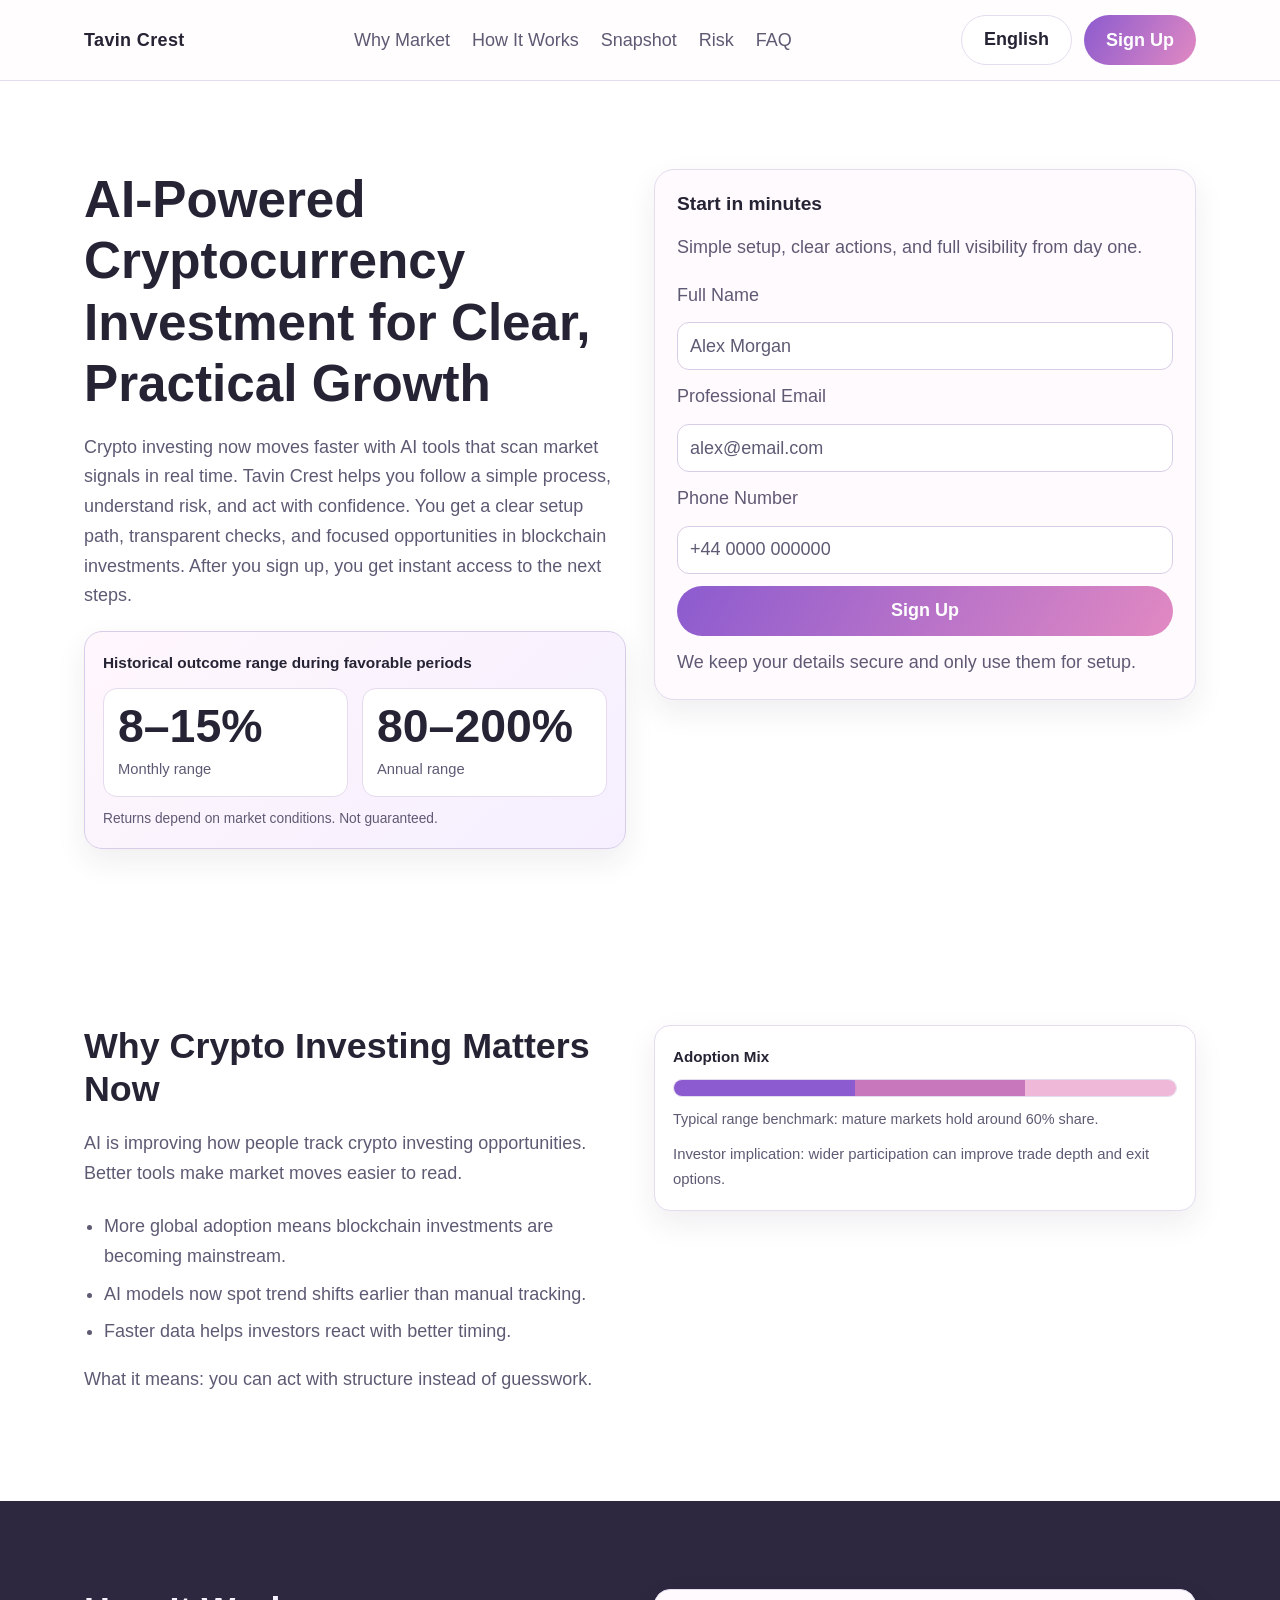
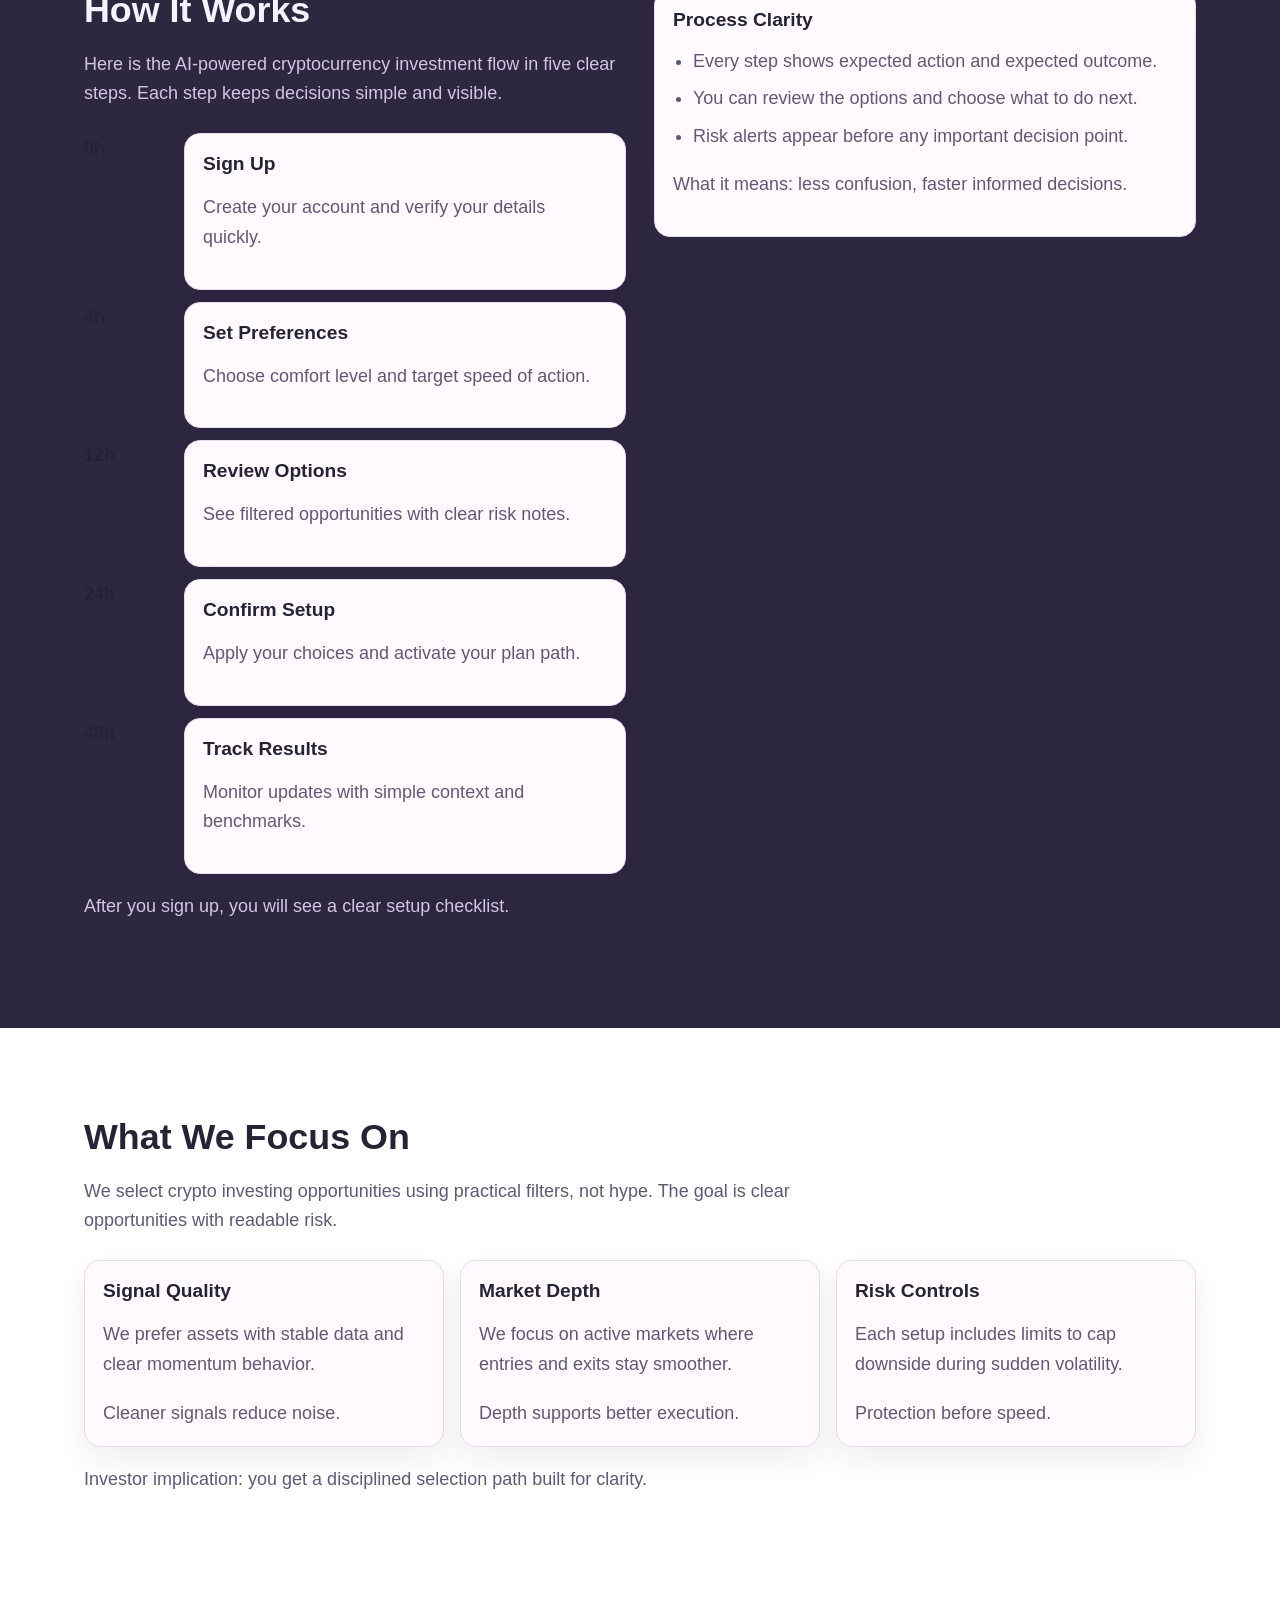
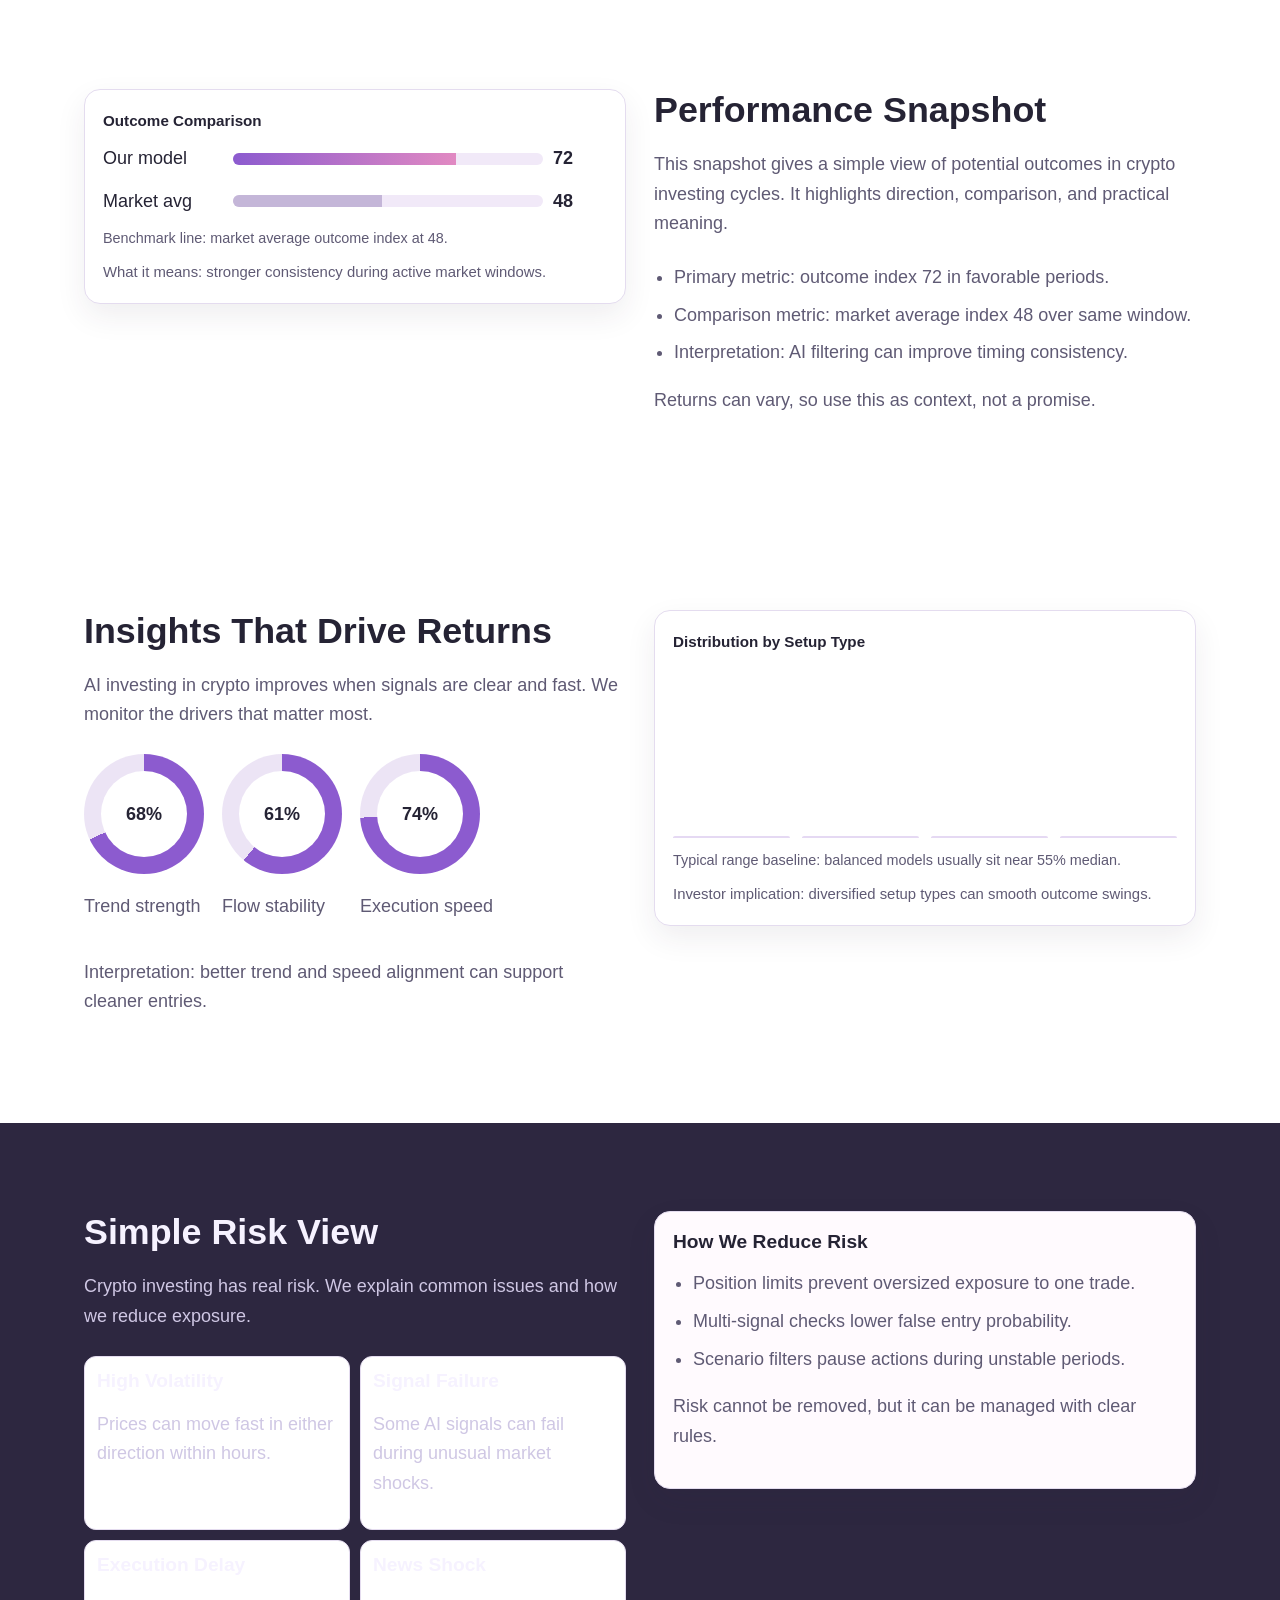
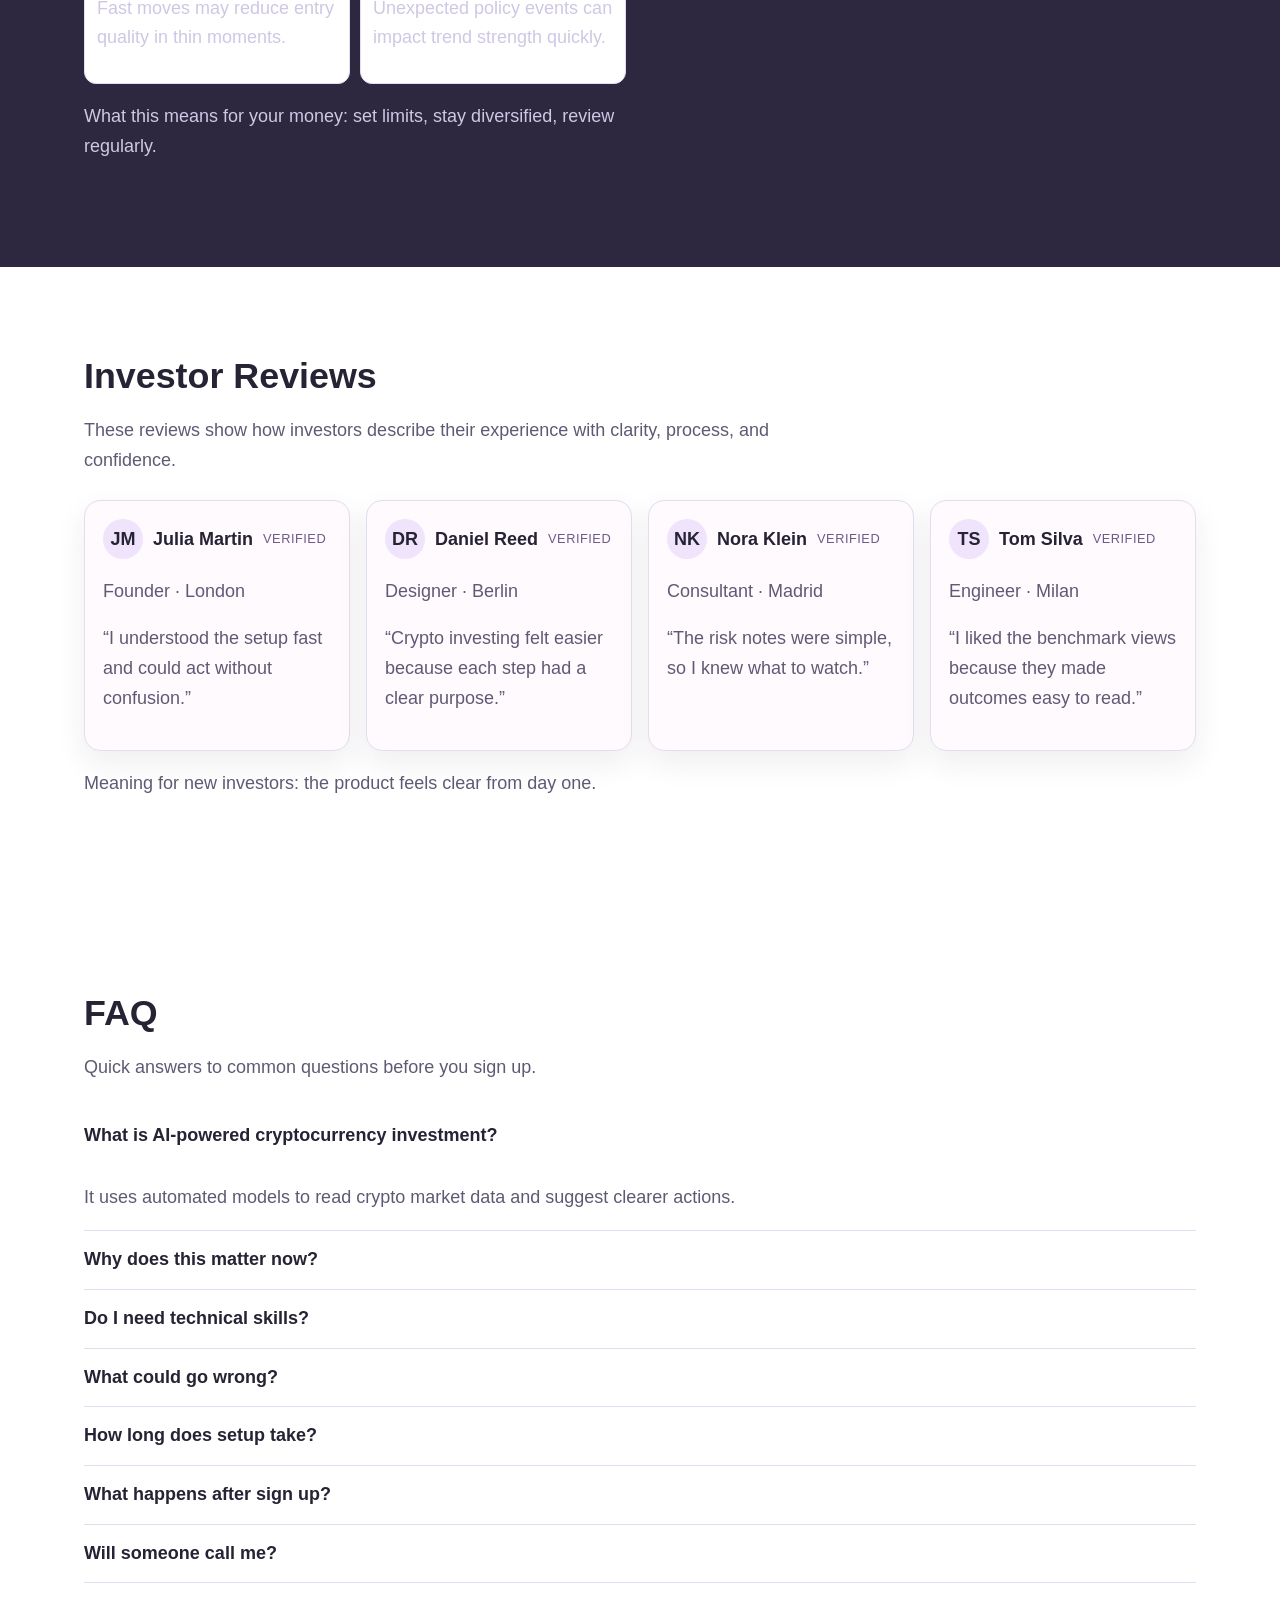
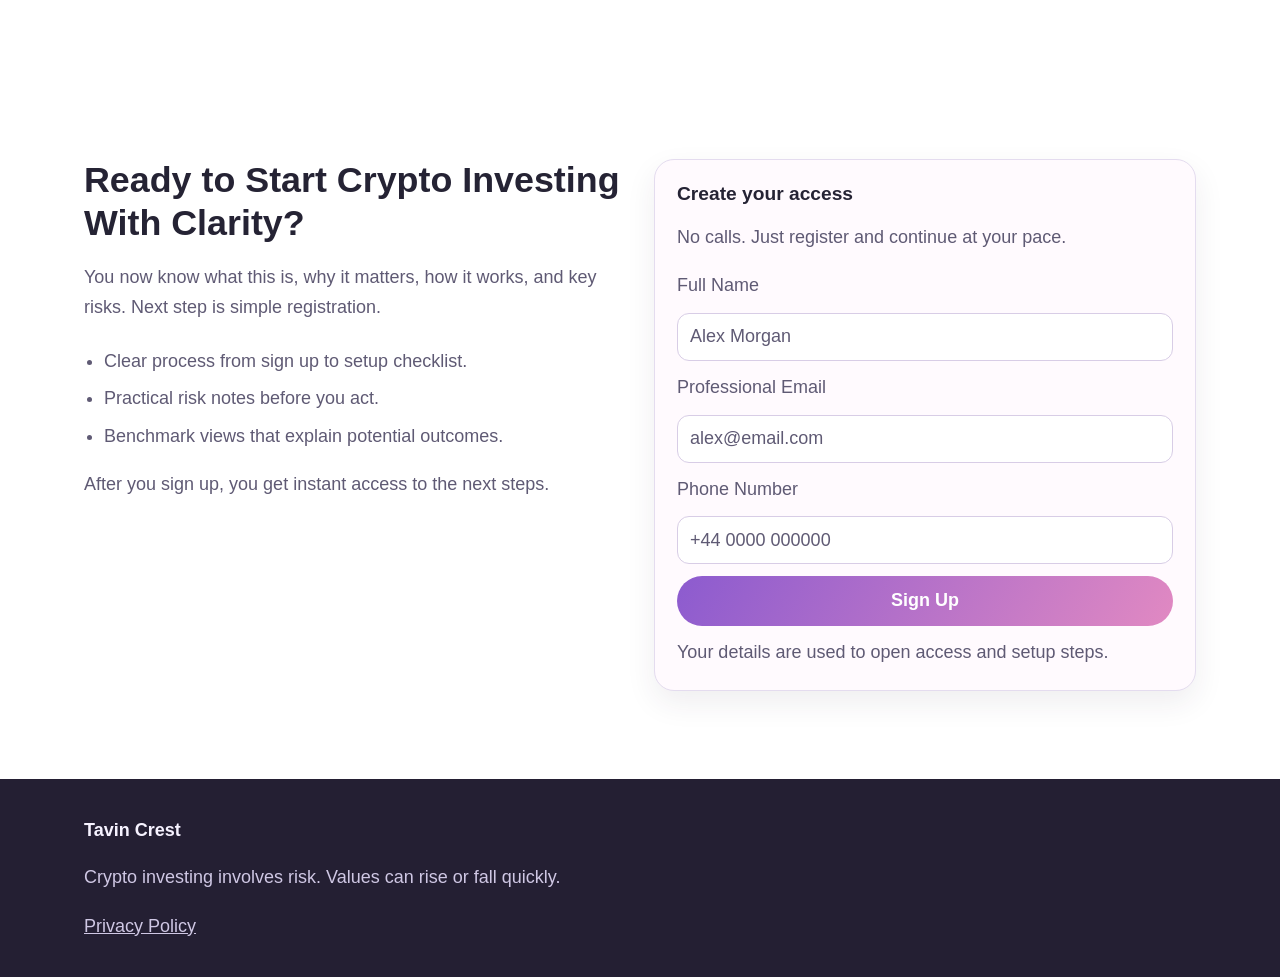
<file: index.html>
<!doctype html>
<html lang="en">
<head>
  <meta charset="UTF-8">
  <meta name="viewport" content="width=device-width, initial-scale=1.0">
  <title>Tavin Crest | AI-Powered Cryptocurrency Investment | English</title>
  <meta name="description" content="Tavin Crest gives investors a clear path into AI-powered cryptocurrency investment with simple steps and transparent risk notes. (English page)">
  <link rel="canonical" href="https://tavincrest.com/">
  <link rel="alternate" hreflang="en" href="https://tavincrest.com/">
<link rel="alternate" hreflang="de" href="https://tavincrest.com/de/">
<link rel="alternate" hreflang="fr" href="https://tavincrest.com/fr/">
<link rel="alternate" hreflang="es" href="https://tavincrest.com/es/">
<link rel="alternate" hreflang="it" href="https://tavincrest.com/it/">
<link rel="alternate" hreflang="tr" href="https://tavincrest.com/tr/">
<link rel="alternate" hreflang="pt" href="https://tavincrest.com/pt/">
<link rel="alternate" hreflang="ja" href="https://tavincrest.com/jp/">
<link rel="alternate" hreflang="sk" href="https://tavincrest.com/sk/">
<link rel="alternate" hreflang="nl-BE" href="https://tavincrest.com/be/">
<link rel="alternate" hreflang="x-default" href="https://tavincrest.com/">
  <meta property="og:title" content="Tavin Crest | AI-Powered Cryptocurrency Investment | English">
  <meta property="og:description" content="Tavin Crest gives investors a clear path into AI-powered cryptocurrency investment with simple steps and transparent risk notes. (English page)">
  <meta property="og:type" content="website">
  <meta property="og:url" content="https://tavincrest.com/">
  <meta property="twitter:card" content="summary_large_image">
  <meta property="twitter:title" content="Tavin Crest | AI-Powered Cryptocurrency Investment | English">
  <meta property="twitter:description" content="Tavin Crest gives investors a clear path into AI-powered cryptocurrency investment with simple steps and transparent risk notes. (English page)">
  <link rel="stylesheet" href="assets/style.css">
</head>
<body>
<header class="header">
  <div class="container nav-shell">
    <a class="brand" href="index.html">Tavin Crest</a>
    <nav class="nav-center" aria-label="Main navigation">
      <a href="#market">Why Market</a><a href="#model">How It Works</a><a href="#metrics">Snapshot</a><a href="#risk">Risk</a><a href="#faq">FAQ</a>
    </nav>
    <div class="header-right">
      <div class="lang">
        <button class="lang-btn" type="button" aria-haspopup="true">English</button>
        <div class="lang-menu"><a href="index.html"><img src="https://flagcdn.com/gb.svg" alt="English flag" loading="lazy">English</a>
<a href="de/index.html"><img src="https://flagcdn.com/de.svg" alt="Deutsch flag" loading="lazy">Deutsch</a>
<a href="fr/index.html"><img src="https://flagcdn.com/fr.svg" alt="Français flag" loading="lazy">Français</a>
<a href="es/index.html"><img src="https://flagcdn.com/es.svg" alt="Español flag" loading="lazy">Español</a>
<a href="it/index.html"><img src="https://flagcdn.com/it.svg" alt="Italiano flag" loading="lazy">Italiano</a>
<a href="tr/index.html"><img src="https://flagcdn.com/tr.svg" alt="Türkçe flag" loading="lazy">Türkçe</a>
<a href="pt/index.html"><img src="https://flagcdn.com/pt.svg" alt="Português flag" loading="lazy">Português</a>
<a href="jp/index.html"><img src="https://flagcdn.com/jp.svg" alt="日本語 flag" loading="lazy">日本語</a>
<a href="sk/index.html"><img src="https://flagcdn.com/sk.svg" alt="Slovak flag" loading="lazy">Slovak</a>
<a href="be/index.html"><img src="https://flagcdn.com/be.svg" alt="Nederlands (BE) flag" loading="lazy">Nederlands (BE)</a></div>
      </div>
      <a class="btn" href="#signup">Sign Up</a>
      <button class="burger" id="burgerOpen" aria-label="Open menu">☰</button>
    </div>
  </div>
</header>
<div class="modal-backdrop" id="drawerOverlay"></div>
<aside class="drawer" id="mobileDrawer" aria-label="Mobile menu">
  <div class="drawer-top"><strong>Menu</strong><button class="icon-btn" id="drawerClose" aria-label="Close menu">✕</button></div>
  <a href="#market">Why Market</a><a href="#model">How It Works</a><a href="#metrics">Snapshot</a><a href="#risk">Risk</a><a href="#faq">FAQ</a>
  <div class="lang" style="margin-top:16px;">
    <button class="lang-btn" type="button">English</button>
    <div class="lang-menu"><a href="index.html"><img src="https://flagcdn.com/gb.svg" alt="English flag" loading="lazy">English</a>
<a href="de/index.html"><img src="https://flagcdn.com/de.svg" alt="Deutsch flag" loading="lazy">Deutsch</a>
<a href="fr/index.html"><img src="https://flagcdn.com/fr.svg" alt="Français flag" loading="lazy">Français</a>
<a href="es/index.html"><img src="https://flagcdn.com/es.svg" alt="Español flag" loading="lazy">Español</a>
<a href="it/index.html"><img src="https://flagcdn.com/it.svg" alt="Italiano flag" loading="lazy">Italiano</a>
<a href="tr/index.html"><img src="https://flagcdn.com/tr.svg" alt="Türkçe flag" loading="lazy">Türkçe</a>
<a href="pt/index.html"><img src="https://flagcdn.com/pt.svg" alt="Português flag" loading="lazy">Português</a>
<a href="jp/index.html"><img src="https://flagcdn.com/jp.svg" alt="日本語 flag" loading="lazy">日本語</a>
<a href="sk/index.html"><img src="https://flagcdn.com/sk.svg" alt="Slovak flag" loading="lazy">Slovak</a>
<a href="be/index.html"><img src="https://flagcdn.com/be.svg" alt="Nederlands (BE) flag" loading="lazy">Nederlands (BE)</a></div>
  </div>
  <a class="btn" href="#signup" style="margin-top:16px;">Sign Up</a>
</aside>

<main>
<section class="section light" id="signup">
  <div class="container hero-grid" data-reveal>
    <div>
      <h1>AI-Powered Cryptocurrency Investment for Clear, Practical Growth</h1>
      <p>Crypto investing now moves faster with AI tools that scan market signals in real time. Tavin Crest helps you follow a simple process, understand risk, and act with confidence. You get a clear setup path, transparent checks, and focused opportunities in blockchain investments. After you sign up, you get instant access to the next steps.</p>
      <div class="performance-panel">
        <div class="performance-head">Historical outcome range during favorable periods</div>
        <div class="performance-split">
          <div class="metric-box"><div class="metric-value">8–15%</div><div class="metric-label">Monthly range</div></div>
          <div class="metric-box"><div class="metric-value">80–200%</div><div class="metric-label">Annual range</div></div>
        </div>
        <div class="metric-note">Returns depend on market conditions. Not guaranteed.</div>
      </div>
    </div>
    <form class="form-card" aria-label="Hero sign up form">
      <h3 class="form-title">Start in minutes</h3>
      <p class="form-sub">Simple setup, clear actions, and full visibility from day one.</p>
      <div class="form-stack">
        <label for="name-1">Full Name</label><input id="name-1" required placeholder="Alex Morgan">
        <label for="email-1">Professional Email</label><input id="email-1" type="email" required placeholder="alex@email.com">
        <label for="phone-1">Phone Number</label><input id="phone-1" type="tel" required placeholder="+44 0000 000000">
        <button class="btn" type="submit">Sign Up</button>
        <small class="form-confirm">We keep your details secure and only use them for setup.</small>
      </div>
    </form>
  </div>
</section>

<section class="section light" id="market"><div class="container two-col" data-reveal><div><h2>Why Crypto Investing Matters Now</h2><p class="section-intro">AI is improving how people track crypto investing opportunities. Better tools make market moves easier to read.</p><ul class="bullets"><li>More global adoption means blockchain investments are becoming mainstream.</li><li>AI models now spot trend shifts earlier than manual tracking.</li><li>Faster data helps investors react with better timing.</li></ul><p>What it means: you can act with structure instead of guesswork.</p></div><div class="visual-card"><div class="visual-title">Adoption Mix</div><div class="stack-bar"><div class="seg a"></div><div class="seg b"></div><div class="seg c"></div></div><div class="benchmark">Typical range benchmark: mature markets hold around 60% share.</div><div class="interpret">Investor implication: wider participation can improve trade depth and exit options.</div></div></div></section>

<section class="section dark" id="model"><div class="container two-col" data-reveal><div><h2>How It Works</h2><p class="section-intro">Here is the AI-powered cryptocurrency investment flow in five clear steps. Each step keeps decisions simple and visible.</p><div class="timeline"><div class="t-item"><div class="t-hour">0h</div><div class="card"><h3>Sign Up</h3><p>Create your account and verify your details quickly.</p></div></div><div class="t-item"><div class="t-hour">4h</div><div class="card"><h3>Set Preferences</h3><p>Choose comfort level and target speed of action.</p></div></div><div class="t-item"><div class="t-hour">12h</div><div class="card"><h3>Review Options</h3><p>See filtered opportunities with clear risk notes.</p></div></div><div class="t-item"><div class="t-hour">24h</div><div class="card"><h3>Confirm Setup</h3><p>Apply your choices and activate your plan path.</p></div></div><div class="t-item"><div class="t-hour">48h</div><div class="card"><h3>Track Results</h3><p>Monitor updates with simple context and benchmarks.</p></div></div></div><p>After you sign up, you will see a clear setup checklist.</p></div><div class="card"><h3>Process Clarity</h3><ul class="bullets"><li>Every step shows expected action and expected outcome.</li><li>You can review the options and choose what to do next.</li><li>Risk alerts appear before any important decision point.</li></ul><p>What it means: less confusion, faster informed decisions.</p></div></div></section>

<section class="section light" id="focus"><div class="container" data-reveal><h2>What We Focus On</h2><p class="section-intro">We select crypto investing opportunities using practical filters, not hype. The goal is clear opportunities with readable risk.</p><div class="card-grid-3"><article class="card"><h3>Signal Quality</h3><p>We prefer assets with stable data and clear momentum behavior.</p><small class="muted">Cleaner signals reduce noise.</small></article><article class="card"><h3>Market Depth</h3><p>We focus on active markets where entries and exits stay smoother.</p><small class="muted">Depth supports better execution.</small></article><article class="card"><h3>Risk Controls</h3><p>Each setup includes limits to cap downside during sudden volatility.</p><small class="muted">Protection before speed.</small></article></div><p>Investor implication: you get a disciplined selection path built for clarity.</p></div></section>

<section class="section light" id="metrics"><div class="container two-col" data-reveal><div class="visual-card"><div class="visual-title">Outcome Comparison</div><div class="compare-bars"><div class="compare-row"><span>Our model</span><div class="track"><div class="fill-us"></div></div><strong>72</strong></div><div class="compare-row"><span>Market avg</span><div class="track"><div class="fill-mk"></div></div><strong>48</strong></div></div><div class="benchmark">Benchmark line: market average outcome index at 48.</div><div class="interpret">What it means: stronger consistency during active market windows.</div></div><div><h2>Performance Snapshot</h2><p class="section-intro">This snapshot gives a simple view of potential outcomes in crypto investing cycles. It highlights direction, comparison, and practical meaning.</p><ul class="bullets"><li>Primary metric: outcome index 72 in favorable periods.</li><li>Comparison metric: market average index 48 over same window.</li><li>Interpretation: AI filtering can improve timing consistency.</li></ul><p>Returns can vary, so use this as context, not a promise.</p></div></div></section>

<section class="section light" id="insights"><div class="container two-col" data-reveal><div><h2>Insights That Drive Returns</h2><p class="section-intro">AI investing in crypto improves when signals are clear and fast. We monitor the drivers that matter most.</p><div class="ring-wrap"><div><div class="ring" style="--pct:68" data-value="68%"></div><p>Trend strength</p></div><div><div class="ring" style="--pct:61" data-value="61%"></div><p>Flow stability</p></div><div><div class="ring" style="--pct:74" data-value="74%"></div><p>Execution speed</p></div></div><p>Interpretation: better trend and speed alignment can support cleaner entries.</p></div><div class="visual-card"><div class="visual-title">Distribution by Setup Type</div><div class="vertical-set"><div class="v-col"><span style="height:48%"></span></div><div class="v-col"><span style="height:65%"></span></div><div class="v-col"><span style="height:78%"></span></div><div class="v-col"><span style="height:56%"></span></div></div><div class="benchmark">Typical range baseline: balanced models usually sit near 55% median.</div><div class="interpret">Investor implication: diversified setup types can smooth outcome swings.</div></div></div></section>

<section class="section dark" id="risk"><div class="container two-col" data-reveal><div><h2>Simple Risk View</h2><p class="section-intro">Crypto investing has real risk. We explain common issues and how we reduce exposure.</p><div class="risk-matrix"><div class="risk-cell"><h3>High Volatility</h3><p>Prices can move fast in either direction within hours.</p></div><div class="risk-cell"><h3>Signal Failure</h3><p>Some AI signals can fail during unusual market shocks.</p></div><div class="risk-cell"><h3>Execution Delay</h3><p>Fast moves may reduce entry quality in thin moments.</p></div><div class="risk-cell"><h3>News Shock</h3><p>Unexpected policy events can impact trend strength quickly.</p></div></div><p>What this means for your money: set limits, stay diversified, review regularly.</p></div><div class="card"><h3>How We Reduce Risk</h3><ul class="bullets"><li>Position limits prevent oversized exposure to one trade.</li><li>Multi-signal checks lower false entry probability.</li><li>Scenario filters pause actions during unstable periods.</li></ul><p>Risk cannot be removed, but it can be managed with clear rules.</p></div></div></section>

<section class="section light" id="reviews"><div class="container" data-reveal><h2>Investor Reviews</h2><p class="section-intro">These reviews show how investors describe their experience with clarity, process, and confidence.</p><div class="card-grid-4"><article class="card review-card"><div class="row"><div class="avatar">JM</div><strong>Julia Martin</strong><span class="verified">VERIFIED</span></div><p>Founder · London</p><p>“I understood the setup fast and could act without confusion.”</p></article><article class="card review-card"><div class="row"><div class="avatar">DR</div><strong>Daniel Reed</strong><span class="verified">VERIFIED</span></div><p>Designer · Berlin</p><p>“Crypto investing felt easier because each step had a clear purpose.”</p></article><article class="card review-card"><div class="row"><div class="avatar">NK</div><strong>Nora Klein</strong><span class="verified">VERIFIED</span></div><p>Consultant · Madrid</p><p>“The risk notes were simple, so I knew what to watch.”</p></article><article class="card review-card"><div class="row"><div class="avatar">TS</div><strong>Tom Silva</strong><span class="verified">VERIFIED</span></div><p>Engineer · Milan</p><p>“I liked the benchmark views because they made outcomes easy to read.”</p></article></div><p>Meaning for new investors: the product feels clear from day one.</p></div></section>

<section class="section light" id="faq"><div class="container" data-reveal><h2>FAQ</h2><p class="section-intro">Quick answers to common questions before you sign up.</p><div class="faq-list"><div class="faq-item open"><button class="faq-q">What is AI-powered cryptocurrency investment?</button><div class="faq-a"><p>It uses automated models to read crypto market data and suggest clearer actions.</p></div></div><div class="faq-item"><button class="faq-q">Why does this matter now?</button><div class="faq-a"><p>Data moves quickly now, so AI tools can help investors react faster and more clearly.</p></div></div><div class="faq-item"><button class="faq-q">Do I need technical skills?</button><div class="faq-a"><p>No. The platform explains each step in simple words and guided actions.</p></div></div><div class="faq-item"><button class="faq-q">What could go wrong?</button><div class="faq-a"><p>Markets can drop fast, and no model is perfect. Use limits and review your choices.</p></div></div><div class="faq-item"><button class="faq-q">How long does setup take?</button><div class="faq-a"><p>Most people complete account setup and first review in under 48 hours.</p></div></div><div class="faq-item"><button class="faq-q">What happens after sign up?</button><div class="faq-a"><p>After you sign up, you can review the options and choose what to do next.</p></div></div><div class="faq-item"><button class="faq-q">Will someone call me?</button><div class="faq-a"><p>No calls are required. We may send a short email to confirm your details.</p></div></div></div></section>

<section class="section light" id="final"><div class="container two-col" data-reveal><div><h2>Ready to Start Crypto Investing With Clarity?</h2><p class="section-intro">You now know what this is, why it matters, how it works, and key risks. Next step is simple registration.</p><ul class="bullets"><li>Clear process from sign up to setup checklist.</li><li>Practical risk notes before you act.</li><li>Benchmark views that explain potential outcomes.</li></ul><p>After you sign up, you get instant access to the next steps.</p></div><form class="form-card" aria-label="Final sign up form"><h3 class="form-title">Create your access</h3><p class="form-sub">No calls. Just register and continue at your pace.</p><div class="form-stack"><label for="name-2">Full Name</label><input id="name-2" required placeholder="Alex Morgan"><label for="email-2">Professional Email</label><input id="email-2" type="email" required placeholder="alex@email.com"><label for="phone-2">Phone Number</label><input id="phone-2" type="tel" required placeholder="+44 0000 000000"><button class="btn" type="submit">Sign Up</button><small class="form-confirm">Your details are used to open access and setup steps.</small></div></form></div></section>
</main>

<footer class="footer"><div class="container"><strong>Tavin Crest</strong><p>Crypto investing involves risk. Values can rise or fall quickly.</p><a href="#" data-open-privacy>Privacy Policy</a></div></footer>

<div class="modal-backdrop" id="privacyModal" role="dialog" aria-modal="true" aria-label="Privacy policy">
  <div class="modal">
    <div class="modal-head"><h3>Privacy Policy</h3><button class="icon-btn" id="privacyCloseX" aria-label="Close privacy modal">✕</button></div>
    <p><strong>Introduction:</strong> We explain what data we collect and why.</p>
    <p><strong>Data collection:</strong> We collect name, email, phone, and usage events.</p>
    <p><strong>Legal basis:</strong> We process data to deliver requested service and improve product quality.</p>
    <p><strong>Cookies:</strong> Cookies help session security and basic analytics.</p>
    <p><strong>Retention:</strong> We keep data only as long as needed for service and legal duties.</p>
    <p><strong>Third-party sharing:</strong> We share limited data with hosting, email, and analytics providers.</p>
    <p><strong>Security:</strong> We use access controls, encryption, and monitoring checks.</p>
    <p><strong>User rights:</strong> You can request access, correction, deletion, or export of your data.</p>
    <p><strong>International transfers:</strong> Some providers process data in other countries with safeguards.</p>
    <p><strong>Industry risk disclosure:</strong> Crypto investing can be volatile and may lead to losses.</p>
    <p><strong>Contact:</strong> privacy@tavincrest.com</p>
    <div class="modal-footer"><button class="btn" type="button" id="privacyClose">Close</button></div>
  </div>
</div>

<script type="application/ld+json">{"@context":"https://schema.org","@type":"Organization","name":"Tavin Crest","url":"https://tavincrest.com","logo":"https://tavincrest.com/assets/img/logo.png"}</script>
<script type="application/ld+json">{"@context":"https://schema.org","@type":"WebSite","name":"Tavin Crest","url":"https://tavincrest.com"}</script>
<script type="application/ld+json">{"@context":"https://schema.org","@type":"FAQPage","mainEntity":[{"@type":"Question","name":"What is AI-powered cryptocurrency investment?","acceptedAnswer":{"@type":"Answer","text":"It uses automated models to read crypto market data and suggest clearer actions."}},{"@type":"Question","name":"What happens after sign up?","acceptedAnswer":{"@type":"Answer","text":"After you sign up, you can review the options and choose what to do next."}}]}</script>
<script type="application/ld+json">{"@context":"https://schema.org","@type":"Review","author":{"@type":"Person","name":"Julia Martin"},"reviewBody":"I understood the setup fast and could act without confusion.","itemReviewed":{"@type":"Service","name":"Tavin Crest AI-Powered Cryptocurrency Investment"}}</script>
<script src="assets/app.js" defer></script>
</body>
</html>
</file>
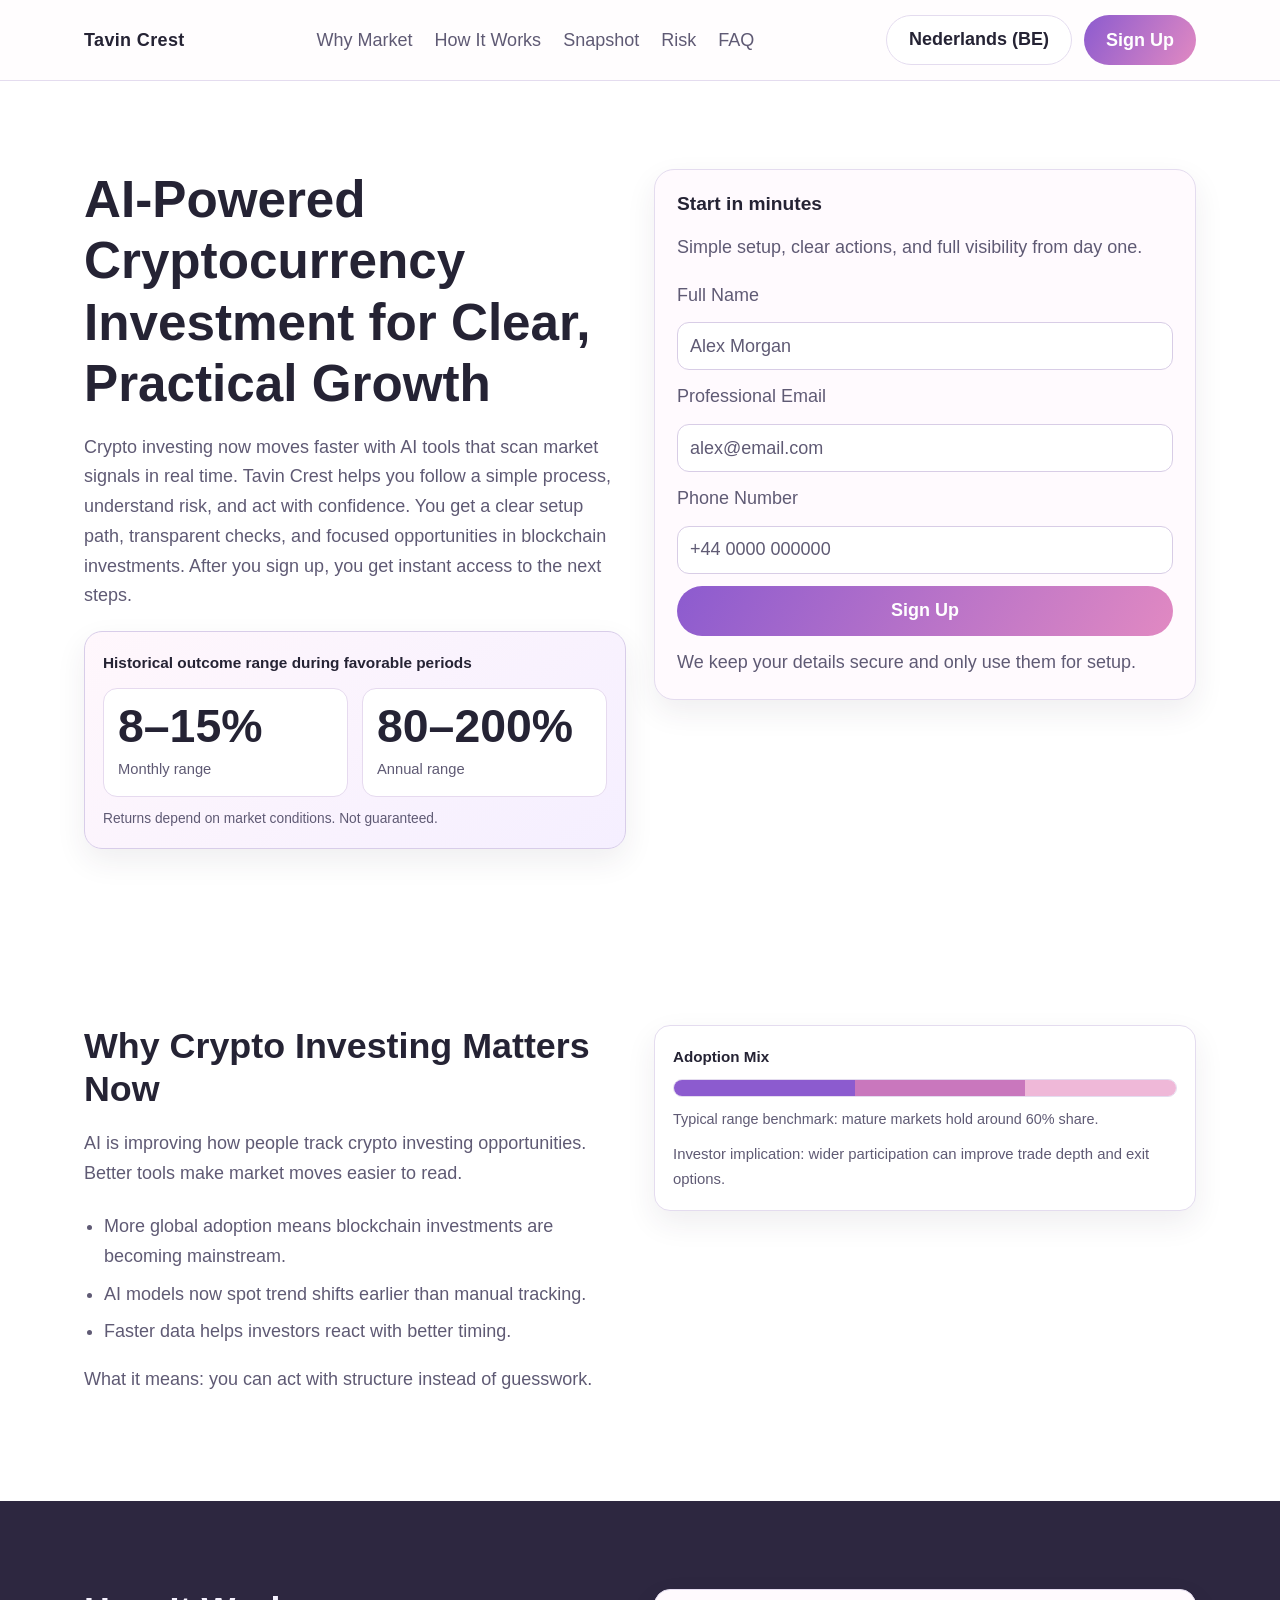
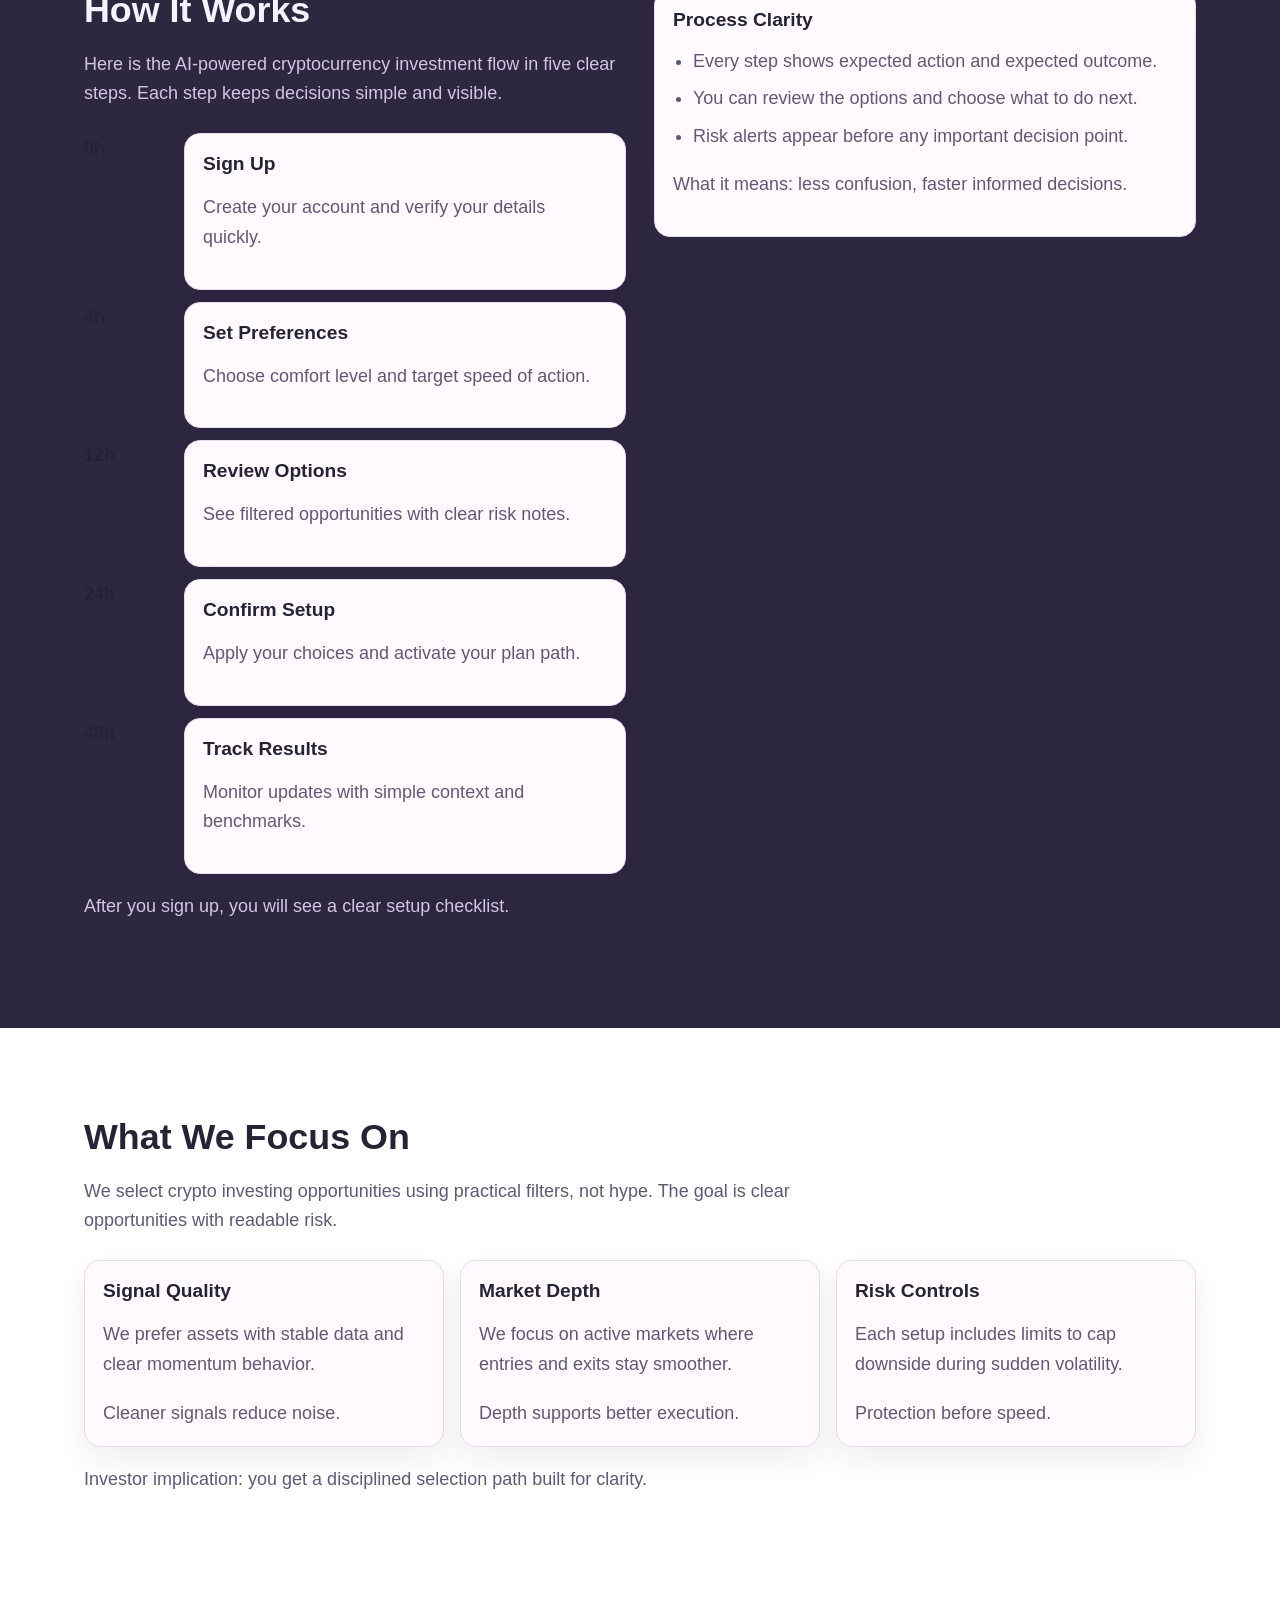
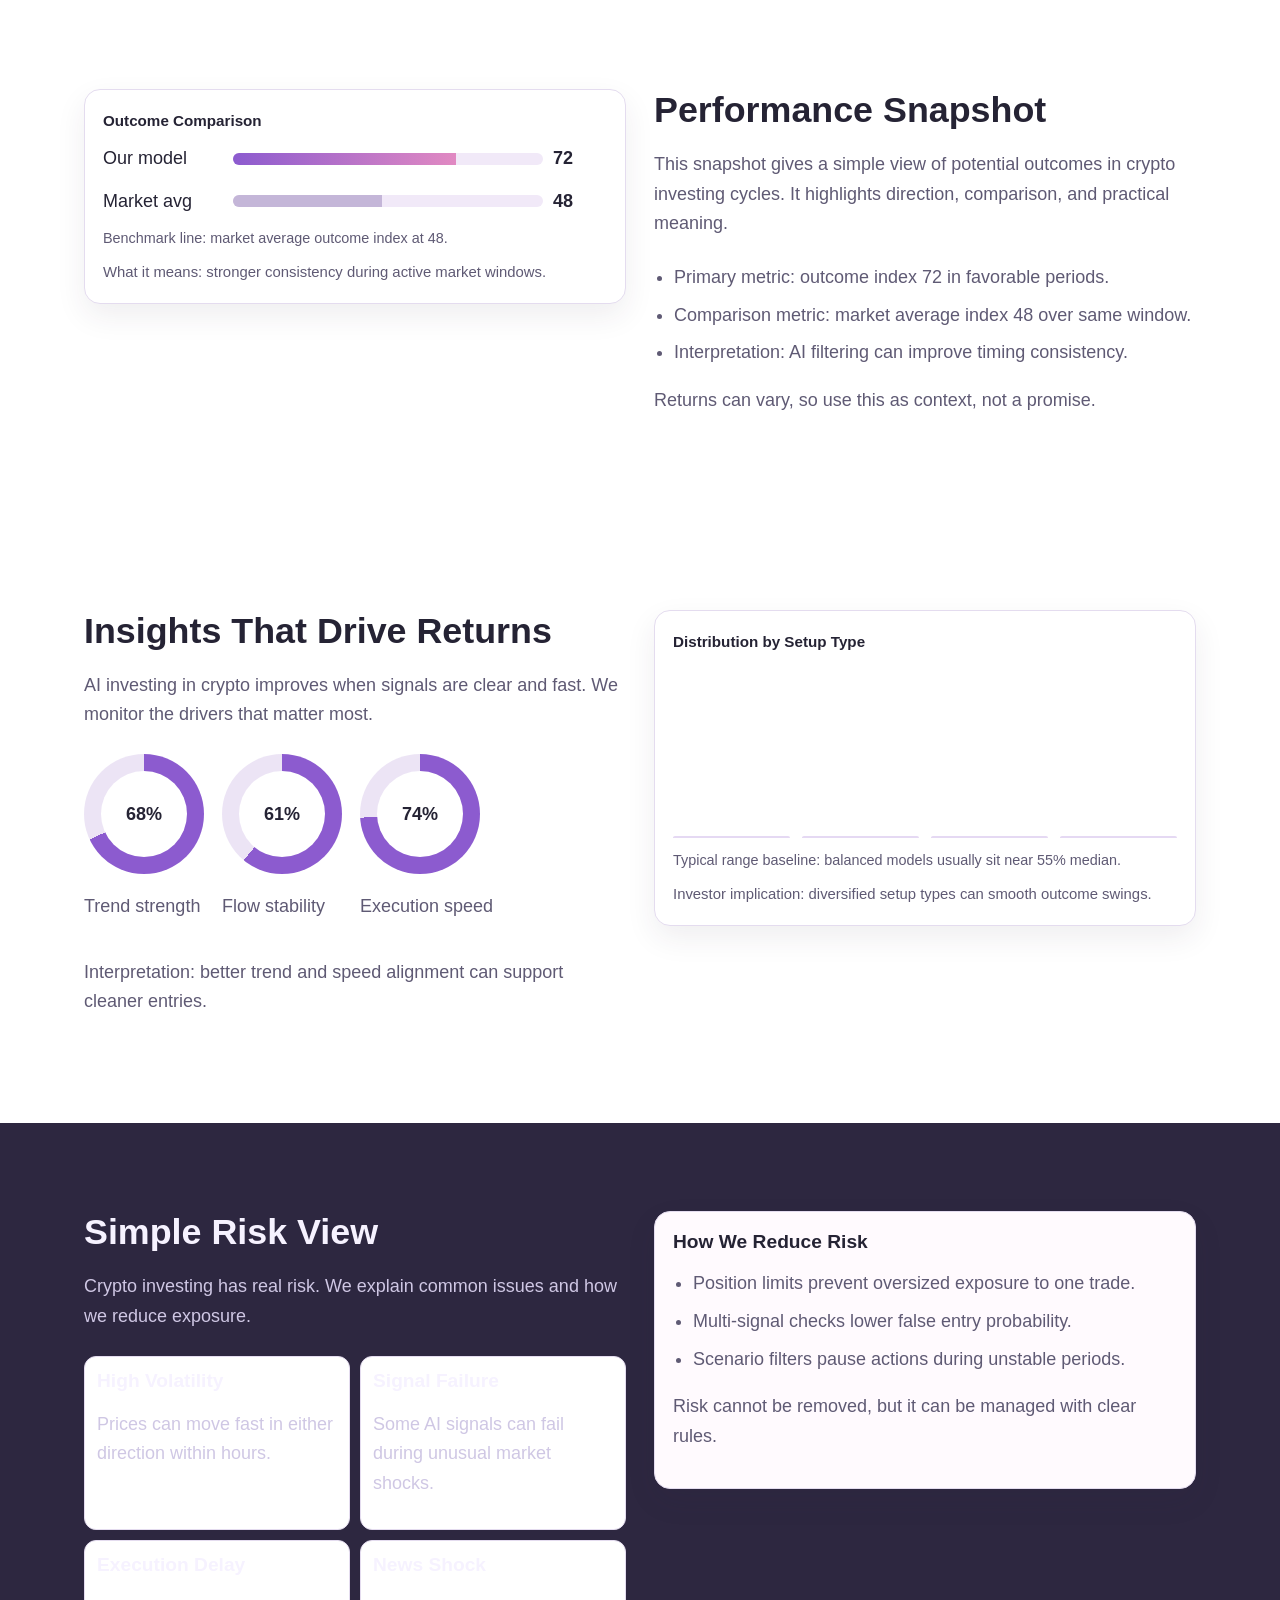
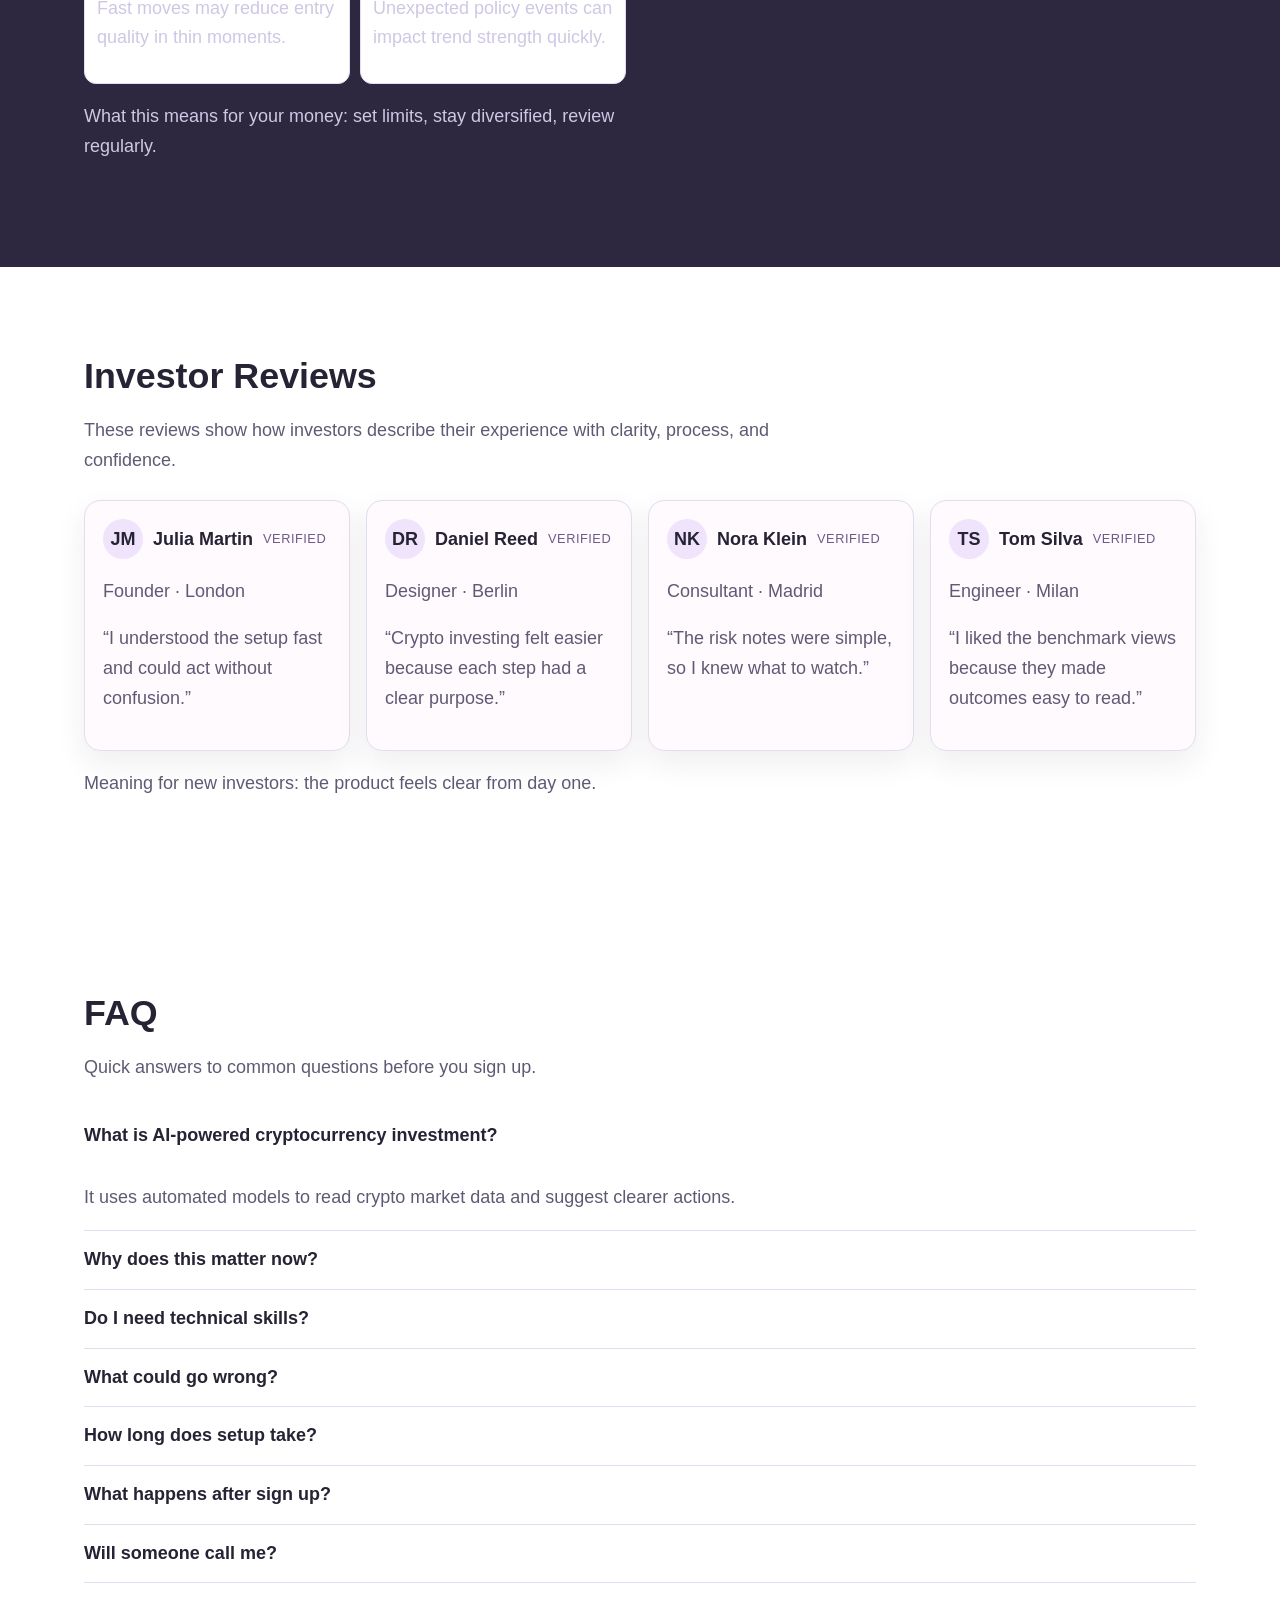
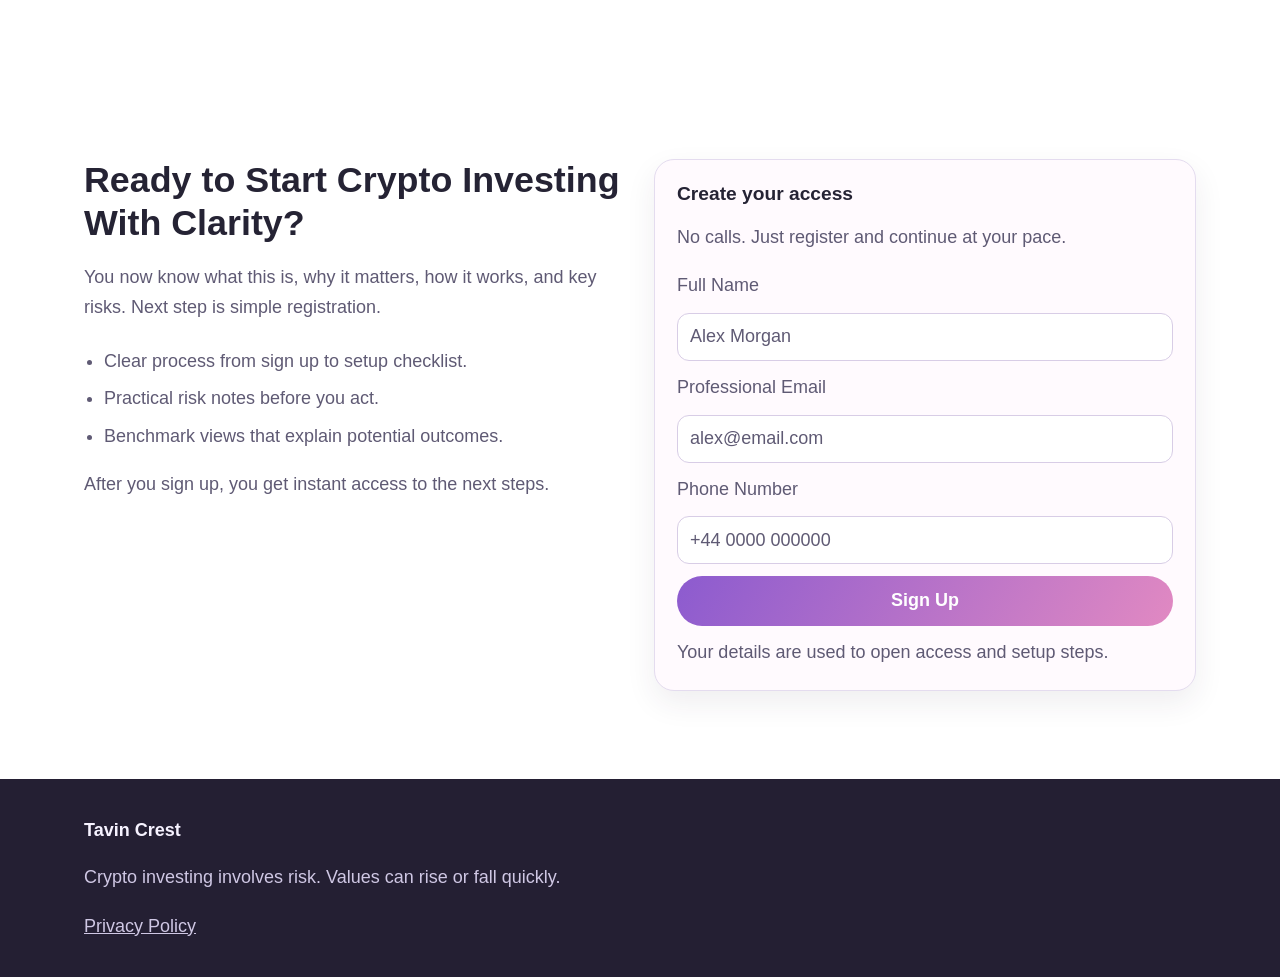
<file: be/index.html>
<!doctype html>
<html lang="en">
<head>
  <meta charset="UTF-8">
  <meta name="viewport" content="width=device-width, initial-scale=1.0">
  <title>Tavin Crest | AI-Powered Cryptocurrency Investment | Nederlands (BE)</title>
  <meta name="description" content="Tavin Crest gives investors a clear path into AI-powered cryptocurrency investment with simple steps and transparent risk notes. (Nederlands (BE) page)">
  <link rel="canonical" href="https://tavincrest.com/be/">
  <link rel="alternate" hreflang="en" href="https://tavincrest.com/">
<link rel="alternate" hreflang="de" href="https://tavincrest.com/de/">
<link rel="alternate" hreflang="fr" href="https://tavincrest.com/fr/">
<link rel="alternate" hreflang="es" href="https://tavincrest.com/es/">
<link rel="alternate" hreflang="it" href="https://tavincrest.com/it/">
<link rel="alternate" hreflang="tr" href="https://tavincrest.com/tr/">
<link rel="alternate" hreflang="pt" href="https://tavincrest.com/pt/">
<link rel="alternate" hreflang="ja" href="https://tavincrest.com/jp/">
<link rel="alternate" hreflang="sk" href="https://tavincrest.com/sk/">
<link rel="alternate" hreflang="nl-BE" href="https://tavincrest.com/be/">
<link rel="alternate" hreflang="x-default" href="https://tavincrest.com/">
  <meta property="og:title" content="Tavin Crest | AI-Powered Cryptocurrency Investment | Nederlands (BE)">
  <meta property="og:description" content="Tavin Crest gives investors a clear path into AI-powered cryptocurrency investment with simple steps and transparent risk notes. (Nederlands (BE) page)">
  <meta property="og:type" content="website">
  <meta property="og:url" content="https://tavincrest.com/be/">
  <meta property="twitter:card" content="summary_large_image">
  <meta property="twitter:title" content="Tavin Crest | AI-Powered Cryptocurrency Investment | Nederlands (BE)">
  <meta property="twitter:description" content="Tavin Crest gives investors a clear path into AI-powered cryptocurrency investment with simple steps and transparent risk notes. (Nederlands (BE) page)">
  <link rel="stylesheet" href="../assets/style.css">
</head>
<body>
<header class="header">
  <div class="container nav-shell">
    <a class="brand" href="../index.html">Tavin Crest</a>
    <nav class="nav-center" aria-label="Main navigation">
      <a href="#market">Why Market</a><a href="#model">How It Works</a><a href="#metrics">Snapshot</a><a href="#risk">Risk</a><a href="#faq">FAQ</a>
    </nav>
    <div class="header-right">
      <div class="lang">
        <button class="lang-btn" type="button" aria-haspopup="true">Nederlands (BE)</button>
        <div class="lang-menu"><a href="../index.html"><img src="https://flagcdn.com/gb.svg" alt="English flag" loading="lazy">English</a>
<a href="../de/index.html"><img src="https://flagcdn.com/de.svg" alt="Deutsch flag" loading="lazy">Deutsch</a>
<a href="../fr/index.html"><img src="https://flagcdn.com/fr.svg" alt="Français flag" loading="lazy">Français</a>
<a href="../es/index.html"><img src="https://flagcdn.com/es.svg" alt="Español flag" loading="lazy">Español</a>
<a href="../it/index.html"><img src="https://flagcdn.com/it.svg" alt="Italiano flag" loading="lazy">Italiano</a>
<a href="../tr/index.html"><img src="https://flagcdn.com/tr.svg" alt="Türkçe flag" loading="lazy">Türkçe</a>
<a href="../pt/index.html"><img src="https://flagcdn.com/pt.svg" alt="Português flag" loading="lazy">Português</a>
<a href="../jp/index.html"><img src="https://flagcdn.com/jp.svg" alt="日本語 flag" loading="lazy">日本語</a>
<a href="../sk/index.html"><img src="https://flagcdn.com/sk.svg" alt="Slovak flag" loading="lazy">Slovak</a>
<a href="../be/index.html"><img src="https://flagcdn.com/be.svg" alt="Nederlands (BE) flag" loading="lazy">Nederlands (BE)</a></div>
      </div>
      <a class="btn" href="#signup">Sign Up</a>
      <button class="burger" id="burgerOpen" aria-label="Open menu">☰</button>
    </div>
  </div>
</header>
<div class="modal-backdrop" id="drawerOverlay"></div>
<aside class="drawer" id="mobileDrawer" aria-label="Mobile menu">
  <div class="drawer-top"><strong>Menu</strong><button class="icon-btn" id="drawerClose" aria-label="Close menu">✕</button></div>
  <a href="#market">Why Market</a><a href="#model">How It Works</a><a href="#metrics">Snapshot</a><a href="#risk">Risk</a><a href="#faq">FAQ</a>
  <div class="lang" style="margin-top:16px;">
    <button class="lang-btn" type="button">Nederlands (BE)</button>
    <div class="lang-menu"><a href="../index.html"><img src="https://flagcdn.com/gb.svg" alt="English flag" loading="lazy">English</a>
<a href="../de/index.html"><img src="https://flagcdn.com/de.svg" alt="Deutsch flag" loading="lazy">Deutsch</a>
<a href="../fr/index.html"><img src="https://flagcdn.com/fr.svg" alt="Français flag" loading="lazy">Français</a>
<a href="../es/index.html"><img src="https://flagcdn.com/es.svg" alt="Español flag" loading="lazy">Español</a>
<a href="../it/index.html"><img src="https://flagcdn.com/it.svg" alt="Italiano flag" loading="lazy">Italiano</a>
<a href="../tr/index.html"><img src="https://flagcdn.com/tr.svg" alt="Türkçe flag" loading="lazy">Türkçe</a>
<a href="../pt/index.html"><img src="https://flagcdn.com/pt.svg" alt="Português flag" loading="lazy">Português</a>
<a href="../jp/index.html"><img src="https://flagcdn.com/jp.svg" alt="日本語 flag" loading="lazy">日本語</a>
<a href="../sk/index.html"><img src="https://flagcdn.com/sk.svg" alt="Slovak flag" loading="lazy">Slovak</a>
<a href="../be/index.html"><img src="https://flagcdn.com/be.svg" alt="Nederlands (BE) flag" loading="lazy">Nederlands (BE)</a></div>
  </div>
  <a class="btn" href="#signup" style="margin-top:16px;">Sign Up</a>
</aside>

<main>
<section class="section light" id="signup">
  <div class="container hero-grid" data-reveal>
    <div>
      <h1>AI-Powered Cryptocurrency Investment for Clear, Practical Growth</h1>
      <p>Crypto investing now moves faster with AI tools that scan market signals in real time. Tavin Crest helps you follow a simple process, understand risk, and act with confidence. You get a clear setup path, transparent checks, and focused opportunities in blockchain investments. After you sign up, you get instant access to the next steps.</p>
      <div class="performance-panel">
        <div class="performance-head">Historical outcome range during favorable periods</div>
        <div class="performance-split">
          <div class="metric-box"><div class="metric-value">8–15%</div><div class="metric-label">Monthly range</div></div>
          <div class="metric-box"><div class="metric-value">80–200%</div><div class="metric-label">Annual range</div></div>
        </div>
        <div class="metric-note">Returns depend on market conditions. Not guaranteed.</div>
      </div>
    </div>
    <form class="form-card" aria-label="Hero sign up form">
      <h3 class="form-title">Start in minutes</h3>
      <p class="form-sub">Simple setup, clear actions, and full visibility from day one.</p>
      <div class="form-stack">
        <label for="name-1">Full Name</label><input id="name-1" required placeholder="Alex Morgan">
        <label for="email-1">Professional Email</label><input id="email-1" type="email" required placeholder="alex@email.com">
        <label for="phone-1">Phone Number</label><input id="phone-1" type="tel" required placeholder="+44 0000 000000">
        <button class="btn" type="submit">Sign Up</button>
        <small class="form-confirm">We keep your details secure and only use them for setup.</small>
      </div>
    </form>
  </div>
</section>

<section class="section light" id="market"><div class="container two-col" data-reveal><div><h2>Why Crypto Investing Matters Now</h2><p class="section-intro">AI is improving how people track crypto investing opportunities. Better tools make market moves easier to read.</p><ul class="bullets"><li>More global adoption means blockchain investments are becoming mainstream.</li><li>AI models now spot trend shifts earlier than manual tracking.</li><li>Faster data helps investors react with better timing.</li></ul><p>What it means: you can act with structure instead of guesswork.</p></div><div class="visual-card"><div class="visual-title">Adoption Mix</div><div class="stack-bar"><div class="seg a"></div><div class="seg b"></div><div class="seg c"></div></div><div class="benchmark">Typical range benchmark: mature markets hold around 60% share.</div><div class="interpret">Investor implication: wider participation can improve trade depth and exit options.</div></div></div></section>

<section class="section dark" id="model"><div class="container two-col" data-reveal><div><h2>How It Works</h2><p class="section-intro">Here is the AI-powered cryptocurrency investment flow in five clear steps. Each step keeps decisions simple and visible.</p><div class="timeline"><div class="t-item"><div class="t-hour">0h</div><div class="card"><h3>Sign Up</h3><p>Create your account and verify your details quickly.</p></div></div><div class="t-item"><div class="t-hour">4h</div><div class="card"><h3>Set Preferences</h3><p>Choose comfort level and target speed of action.</p></div></div><div class="t-item"><div class="t-hour">12h</div><div class="card"><h3>Review Options</h3><p>See filtered opportunities with clear risk notes.</p></div></div><div class="t-item"><div class="t-hour">24h</div><div class="card"><h3>Confirm Setup</h3><p>Apply your choices and activate your plan path.</p></div></div><div class="t-item"><div class="t-hour">48h</div><div class="card"><h3>Track Results</h3><p>Monitor updates with simple context and benchmarks.</p></div></div></div><p>After you sign up, you will see a clear setup checklist.</p></div><div class="card"><h3>Process Clarity</h3><ul class="bullets"><li>Every step shows expected action and expected outcome.</li><li>You can review the options and choose what to do next.</li><li>Risk alerts appear before any important decision point.</li></ul><p>What it means: less confusion, faster informed decisions.</p></div></div></section>

<section class="section light" id="focus"><div class="container" data-reveal><h2>What We Focus On</h2><p class="section-intro">We select crypto investing opportunities using practical filters, not hype. The goal is clear opportunities with readable risk.</p><div class="card-grid-3"><article class="card"><h3>Signal Quality</h3><p>We prefer assets with stable data and clear momentum behavior.</p><small class="muted">Cleaner signals reduce noise.</small></article><article class="card"><h3>Market Depth</h3><p>We focus on active markets where entries and exits stay smoother.</p><small class="muted">Depth supports better execution.</small></article><article class="card"><h3>Risk Controls</h3><p>Each setup includes limits to cap downside during sudden volatility.</p><small class="muted">Protection before speed.</small></article></div><p>Investor implication: you get a disciplined selection path built for clarity.</p></div></section>

<section class="section light" id="metrics"><div class="container two-col" data-reveal><div class="visual-card"><div class="visual-title">Outcome Comparison</div><div class="compare-bars"><div class="compare-row"><span>Our model</span><div class="track"><div class="fill-us"></div></div><strong>72</strong></div><div class="compare-row"><span>Market avg</span><div class="track"><div class="fill-mk"></div></div><strong>48</strong></div></div><div class="benchmark">Benchmark line: market average outcome index at 48.</div><div class="interpret">What it means: stronger consistency during active market windows.</div></div><div><h2>Performance Snapshot</h2><p class="section-intro">This snapshot gives a simple view of potential outcomes in crypto investing cycles. It highlights direction, comparison, and practical meaning.</p><ul class="bullets"><li>Primary metric: outcome index 72 in favorable periods.</li><li>Comparison metric: market average index 48 over same window.</li><li>Interpretation: AI filtering can improve timing consistency.</li></ul><p>Returns can vary, so use this as context, not a promise.</p></div></div></section>

<section class="section light" id="insights"><div class="container two-col" data-reveal><div><h2>Insights That Drive Returns</h2><p class="section-intro">AI investing in crypto improves when signals are clear and fast. We monitor the drivers that matter most.</p><div class="ring-wrap"><div><div class="ring" style="--pct:68" data-value="68%"></div><p>Trend strength</p></div><div><div class="ring" style="--pct:61" data-value="61%"></div><p>Flow stability</p></div><div><div class="ring" style="--pct:74" data-value="74%"></div><p>Execution speed</p></div></div><p>Interpretation: better trend and speed alignment can support cleaner entries.</p></div><div class="visual-card"><div class="visual-title">Distribution by Setup Type</div><div class="vertical-set"><div class="v-col"><span style="height:48%"></span></div><div class="v-col"><span style="height:65%"></span></div><div class="v-col"><span style="height:78%"></span></div><div class="v-col"><span style="height:56%"></span></div></div><div class="benchmark">Typical range baseline: balanced models usually sit near 55% median.</div><div class="interpret">Investor implication: diversified setup types can smooth outcome swings.</div></div></div></section>

<section class="section dark" id="risk"><div class="container two-col" data-reveal><div><h2>Simple Risk View</h2><p class="section-intro">Crypto investing has real risk. We explain common issues and how we reduce exposure.</p><div class="risk-matrix"><div class="risk-cell"><h3>High Volatility</h3><p>Prices can move fast in either direction within hours.</p></div><div class="risk-cell"><h3>Signal Failure</h3><p>Some AI signals can fail during unusual market shocks.</p></div><div class="risk-cell"><h3>Execution Delay</h3><p>Fast moves may reduce entry quality in thin moments.</p></div><div class="risk-cell"><h3>News Shock</h3><p>Unexpected policy events can impact trend strength quickly.</p></div></div><p>What this means for your money: set limits, stay diversified, review regularly.</p></div><div class="card"><h3>How We Reduce Risk</h3><ul class="bullets"><li>Position limits prevent oversized exposure to one trade.</li><li>Multi-signal checks lower false entry probability.</li><li>Scenario filters pause actions during unstable periods.</li></ul><p>Risk cannot be removed, but it can be managed with clear rules.</p></div></div></section>

<section class="section light" id="reviews"><div class="container" data-reveal><h2>Investor Reviews</h2><p class="section-intro">These reviews show how investors describe their experience with clarity, process, and confidence.</p><div class="card-grid-4"><article class="card review-card"><div class="row"><div class="avatar">JM</div><strong>Julia Martin</strong><span class="verified">VERIFIED</span></div><p>Founder · London</p><p>“I understood the setup fast and could act without confusion.”</p></article><article class="card review-card"><div class="row"><div class="avatar">DR</div><strong>Daniel Reed</strong><span class="verified">VERIFIED</span></div><p>Designer · Berlin</p><p>“Crypto investing felt easier because each step had a clear purpose.”</p></article><article class="card review-card"><div class="row"><div class="avatar">NK</div><strong>Nora Klein</strong><span class="verified">VERIFIED</span></div><p>Consultant · Madrid</p><p>“The risk notes were simple, so I knew what to watch.”</p></article><article class="card review-card"><div class="row"><div class="avatar">TS</div><strong>Tom Silva</strong><span class="verified">VERIFIED</span></div><p>Engineer · Milan</p><p>“I liked the benchmark views because they made outcomes easy to read.”</p></article></div><p>Meaning for new investors: the product feels clear from day one.</p></div></section>

<section class="section light" id="faq"><div class="container" data-reveal><h2>FAQ</h2><p class="section-intro">Quick answers to common questions before you sign up.</p><div class="faq-list"><div class="faq-item open"><button class="faq-q">What is AI-powered cryptocurrency investment?</button><div class="faq-a"><p>It uses automated models to read crypto market data and suggest clearer actions.</p></div></div><div class="faq-item"><button class="faq-q">Why does this matter now?</button><div class="faq-a"><p>Data moves quickly now, so AI tools can help investors react faster and more clearly.</p></div></div><div class="faq-item"><button class="faq-q">Do I need technical skills?</button><div class="faq-a"><p>No. The platform explains each step in simple words and guided actions.</p></div></div><div class="faq-item"><button class="faq-q">What could go wrong?</button><div class="faq-a"><p>Markets can drop fast, and no model is perfect. Use limits and review your choices.</p></div></div><div class="faq-item"><button class="faq-q">How long does setup take?</button><div class="faq-a"><p>Most people complete account setup and first review in under 48 hours.</p></div></div><div class="faq-item"><button class="faq-q">What happens after sign up?</button><div class="faq-a"><p>After you sign up, you can review the options and choose what to do next.</p></div></div><div class="faq-item"><button class="faq-q">Will someone call me?</button><div class="faq-a"><p>No calls are required. We may send a short email to confirm your details.</p></div></div></div></section>

<section class="section light" id="final"><div class="container two-col" data-reveal><div><h2>Ready to Start Crypto Investing With Clarity?</h2><p class="section-intro">You now know what this is, why it matters, how it works, and key risks. Next step is simple registration.</p><ul class="bullets"><li>Clear process from sign up to setup checklist.</li><li>Practical risk notes before you act.</li><li>Benchmark views that explain potential outcomes.</li></ul><p>After you sign up, you get instant access to the next steps.</p></div><form class="form-card" aria-label="Final sign up form"><h3 class="form-title">Create your access</h3><p class="form-sub">No calls. Just register and continue at your pace.</p><div class="form-stack"><label for="name-2">Full Name</label><input id="name-2" required placeholder="Alex Morgan"><label for="email-2">Professional Email</label><input id="email-2" type="email" required placeholder="alex@email.com"><label for="phone-2">Phone Number</label><input id="phone-2" type="tel" required placeholder="+44 0000 000000"><button class="btn" type="submit">Sign Up</button><small class="form-confirm">Your details are used to open access and setup steps.</small></div></form></div></section>
</main>

<footer class="footer"><div class="container"><strong>Tavin Crest</strong><p>Crypto investing involves risk. Values can rise or fall quickly.</p><a href="#" data-open-privacy>Privacy Policy</a></div></footer>

<div class="modal-backdrop" id="privacyModal" role="dialog" aria-modal="true" aria-label="Privacy policy">
  <div class="modal">
    <div class="modal-head"><h3>Privacy Policy</h3><button class="icon-btn" id="privacyCloseX" aria-label="Close privacy modal">✕</button></div>
    <p><strong>Introduction:</strong> We explain what data we collect and why.</p>
    <p><strong>Data collection:</strong> We collect name, email, phone, and usage events.</p>
    <p><strong>Legal basis:</strong> We process data to deliver requested service and improve product quality.</p>
    <p><strong>Cookies:</strong> Cookies help session security and basic analytics.</p>
    <p><strong>Retention:</strong> We keep data only as long as needed for service and legal duties.</p>
    <p><strong>Third-party sharing:</strong> We share limited data with hosting, email, and analytics providers.</p>
    <p><strong>Security:</strong> We use access controls, encryption, and monitoring checks.</p>
    <p><strong>User rights:</strong> You can request access, correction, deletion, or export of your data.</p>
    <p><strong>International transfers:</strong> Some providers process data in other countries with safeguards.</p>
    <p><strong>Industry risk disclosure:</strong> Crypto investing can be volatile and may lead to losses.</p>
    <p><strong>Contact:</strong> privacy@tavincrest.com</p>
    <div class="modal-footer"><button class="btn" type="button" id="privacyClose">Close</button></div>
  </div>
</div>

<script type="application/ld+json">{"@context":"https://schema.org","@type":"Organization","name":"Tavin Crest","url":"https://tavincrest.com","logo":"https://tavincrest.com/assets/img/logo.png"}</script>
<script type="application/ld+json">{"@context":"https://schema.org","@type":"WebSite","name":"Tavin Crest","url":"https://tavincrest.com"}</script>
<script type="application/ld+json">{"@context":"https://schema.org","@type":"FAQPage","mainEntity":[{"@type":"Question","name":"What is AI-powered cryptocurrency investment?","acceptedAnswer":{"@type":"Answer","text":"It uses automated models to read crypto market data and suggest clearer actions."}},{"@type":"Question","name":"What happens after sign up?","acceptedAnswer":{"@type":"Answer","text":"After you sign up, you can review the options and choose what to do next."}}]}</script>
<script type="application/ld+json">{"@context":"https://schema.org","@type":"Review","author":{"@type":"Person","name":"Julia Martin"},"reviewBody":"I understood the setup fast and could act without confusion.","itemReviewed":{"@type":"Service","name":"Tavin Crest AI-Powered Cryptocurrency Investment"}}</script>
<script src="../assets/app.js" defer></script>
</body>
</html>
</file>
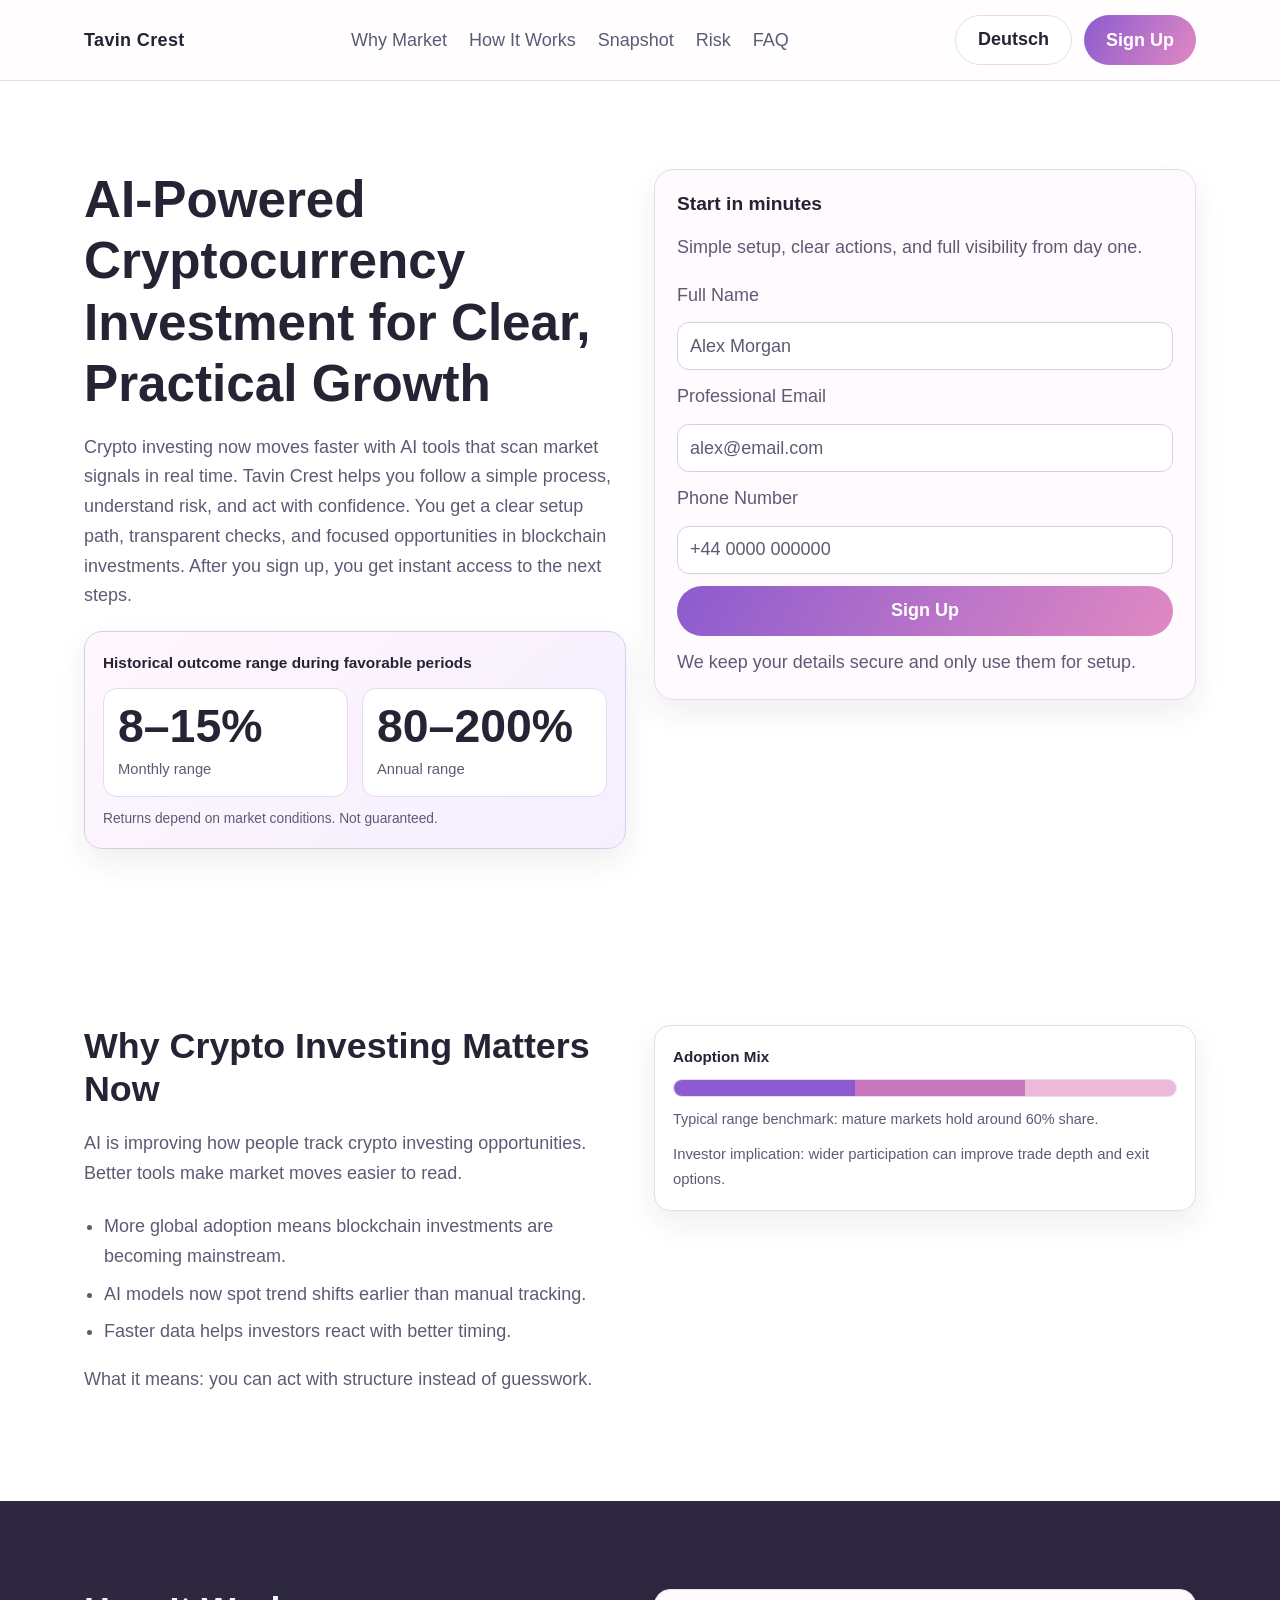
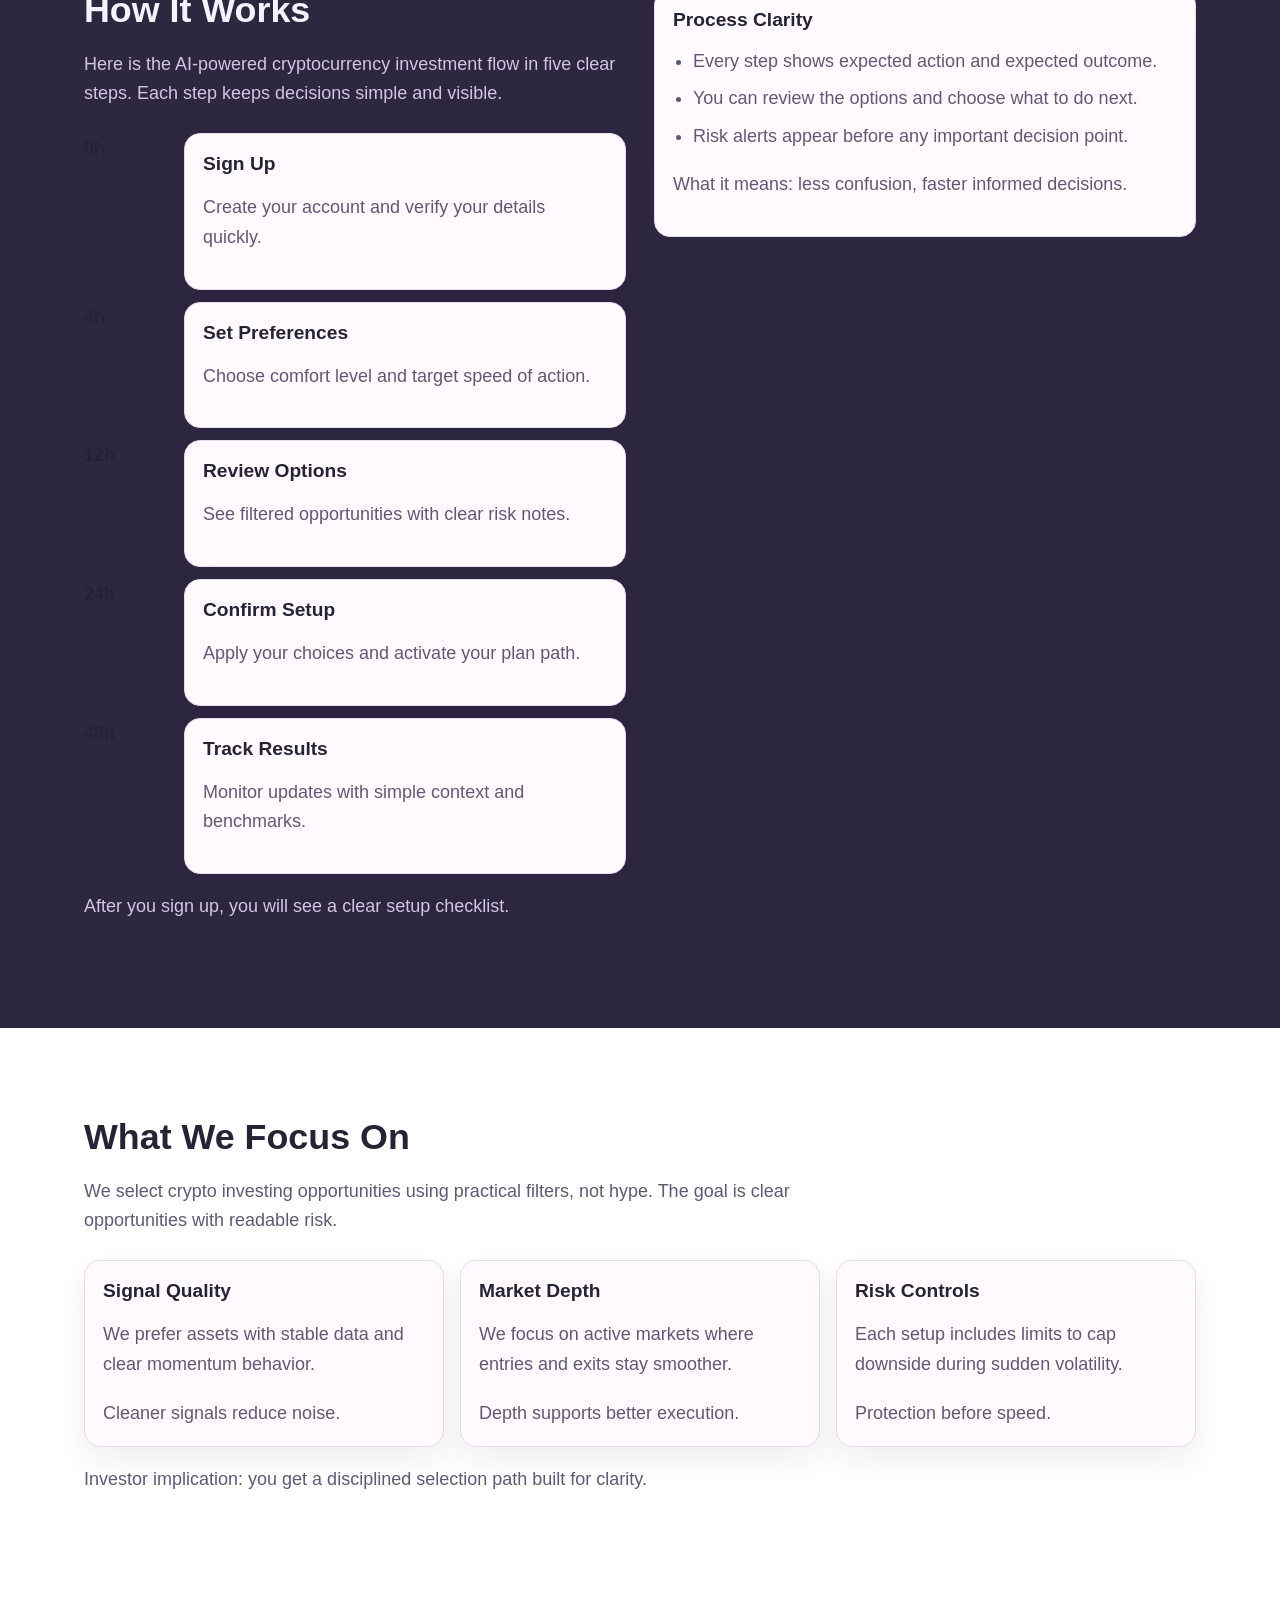
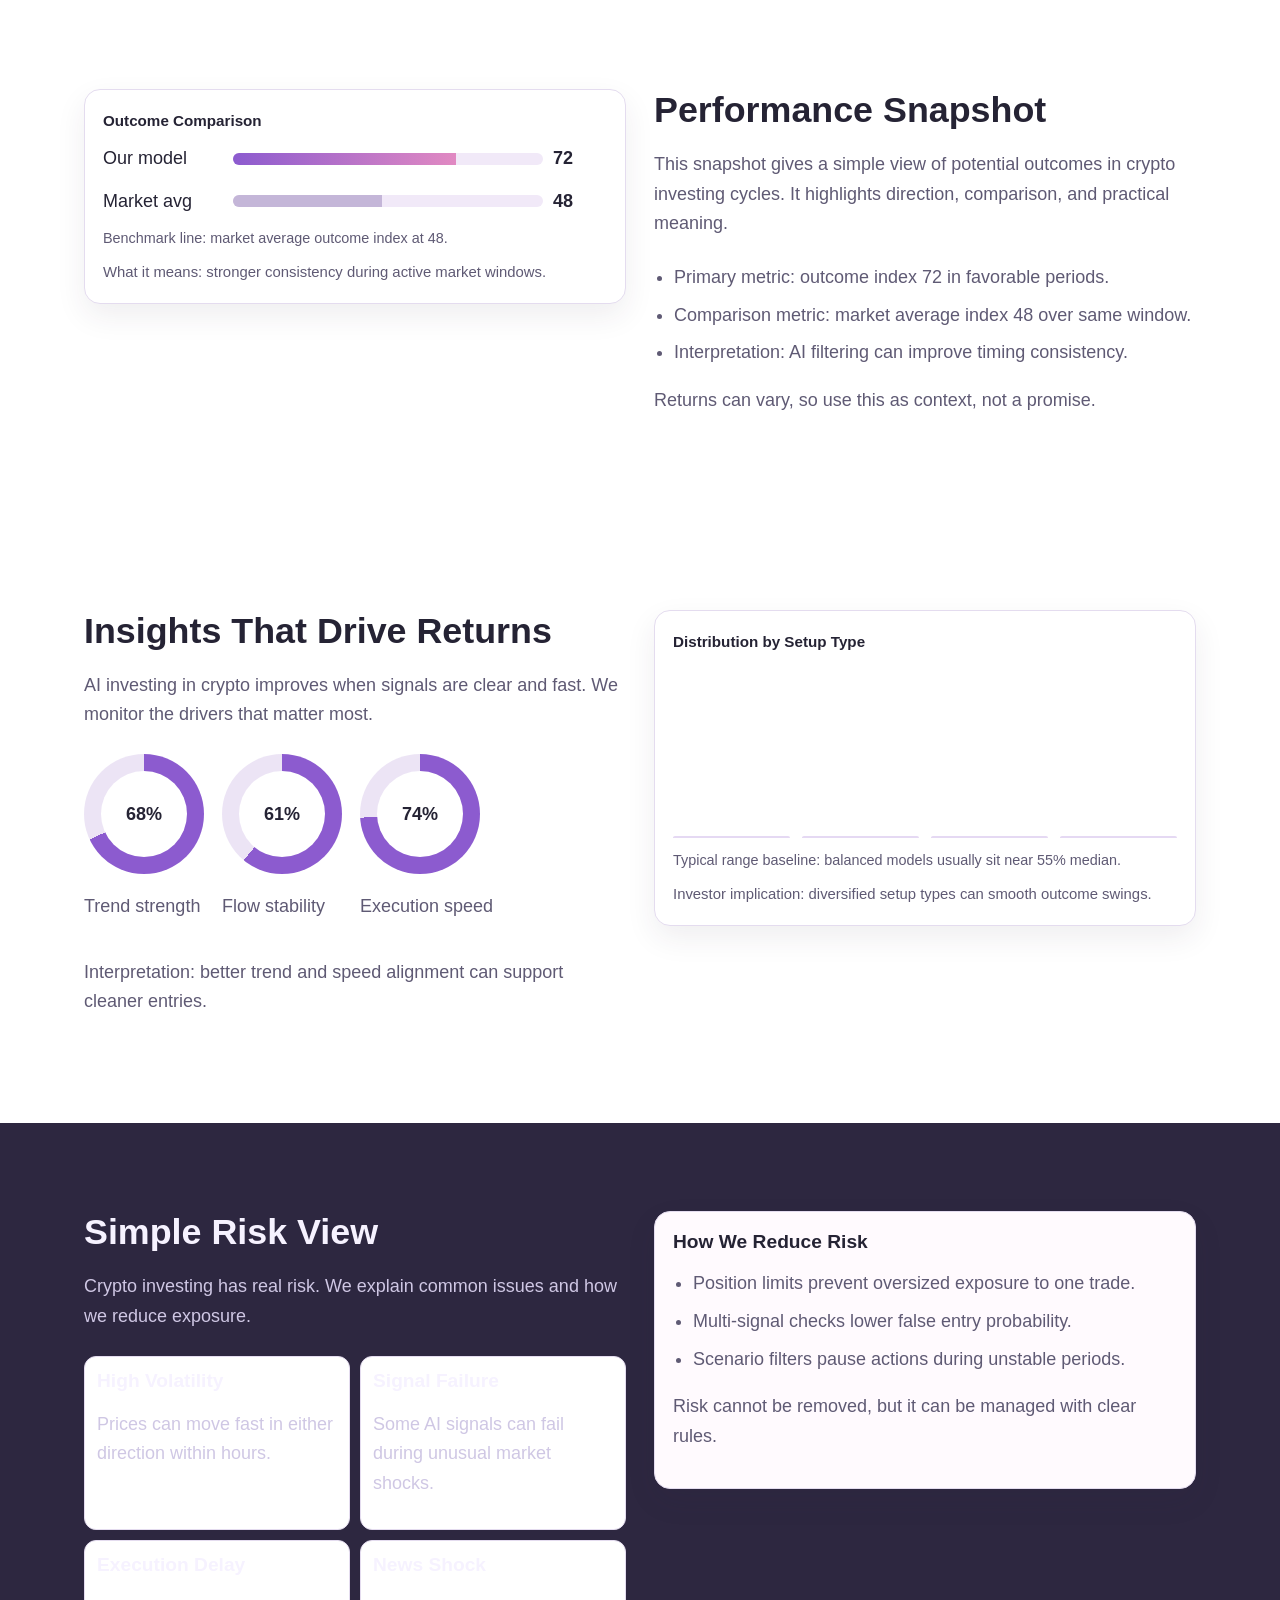
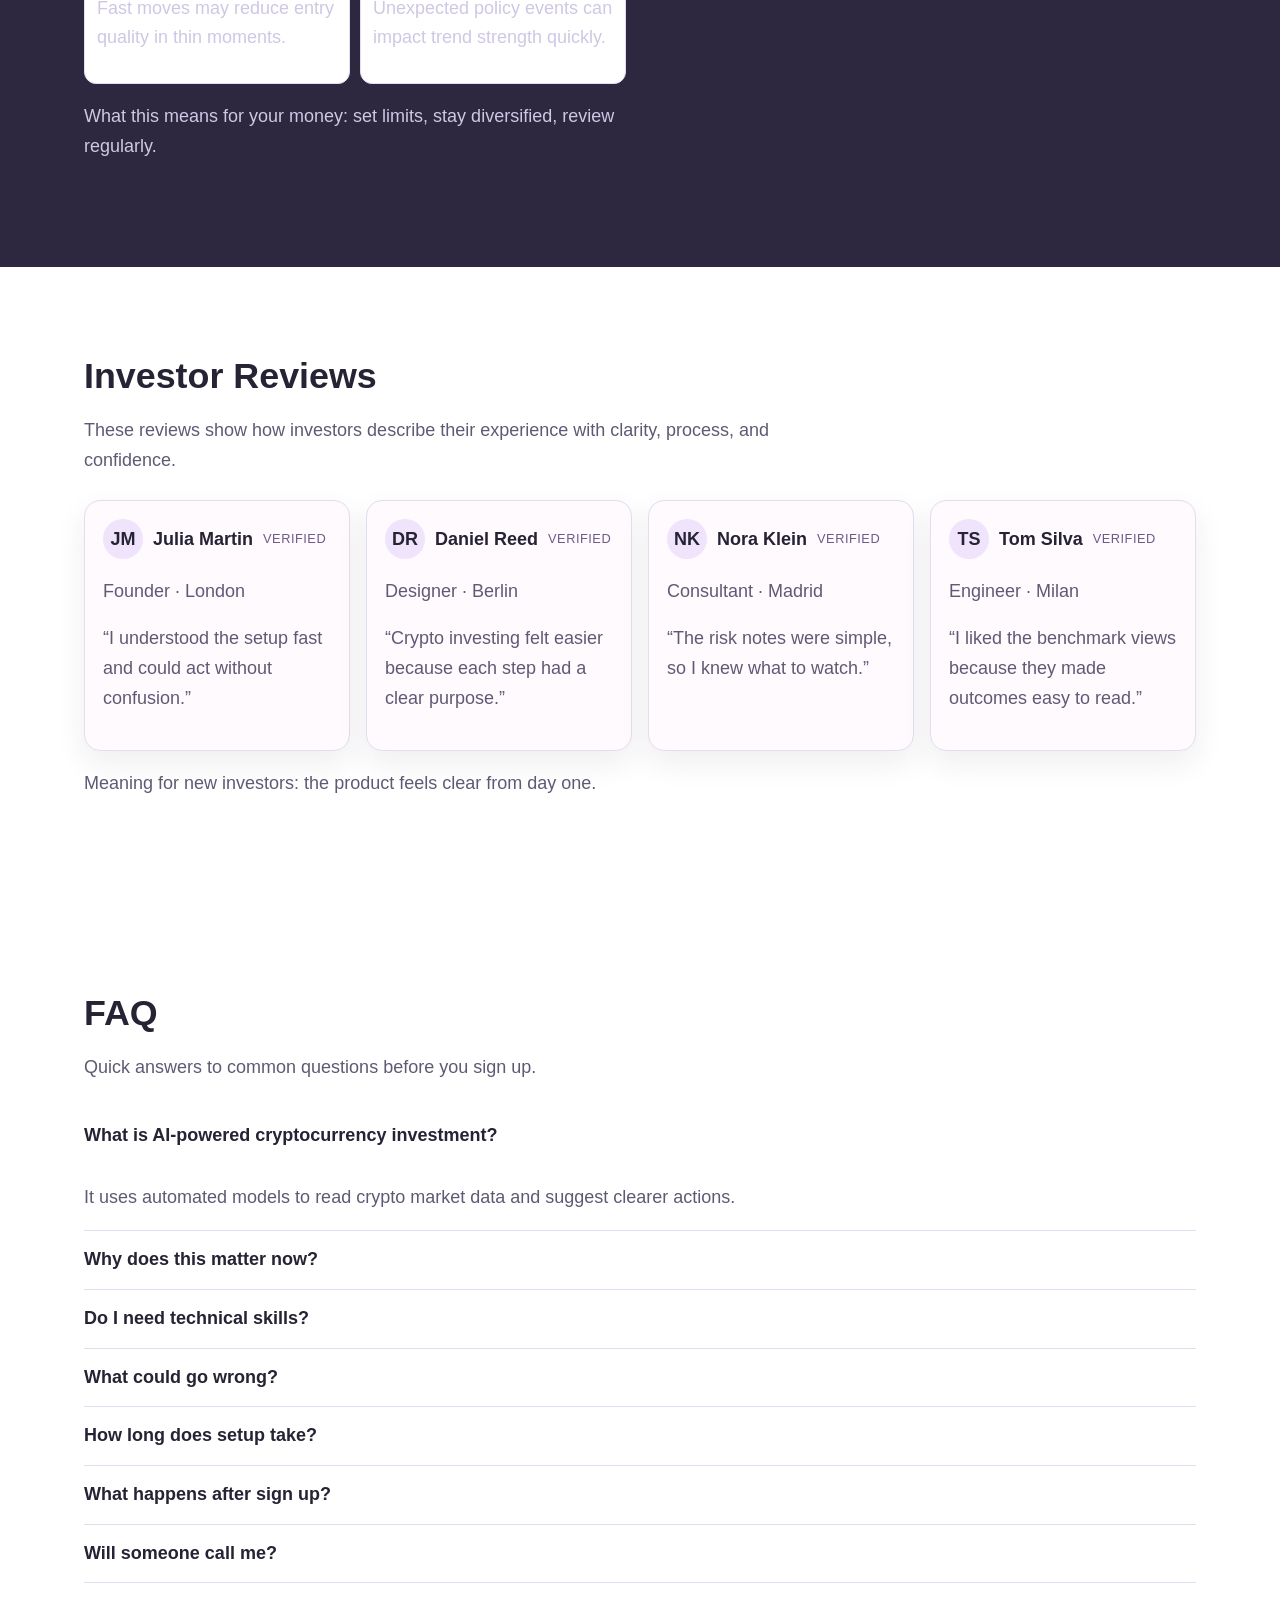
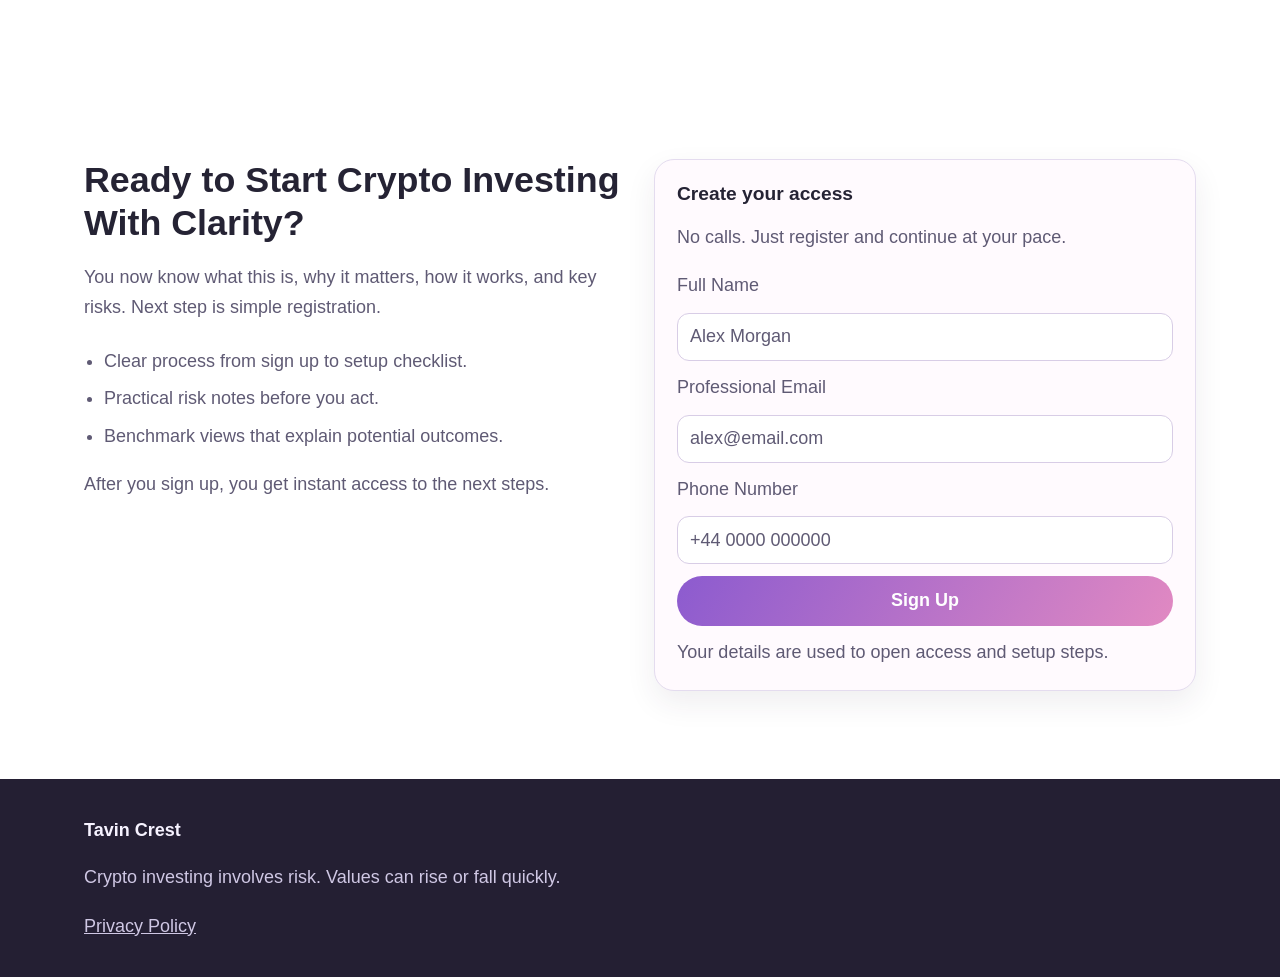
<file: de/index.html>
<!doctype html>
<html lang="en">
<head>
  <meta charset="UTF-8">
  <meta name="viewport" content="width=device-width, initial-scale=1.0">
  <title>Tavin Crest | AI-Powered Cryptocurrency Investment | Deutsch</title>
  <meta name="description" content="Tavin Crest gives investors a clear path into AI-powered cryptocurrency investment with simple steps and transparent risk notes. (Deutsch page)">
  <link rel="canonical" href="https://tavincrest.com/de/">
  <link rel="alternate" hreflang="en" href="https://tavincrest.com/">
<link rel="alternate" hreflang="de" href="https://tavincrest.com/de/">
<link rel="alternate" hreflang="fr" href="https://tavincrest.com/fr/">
<link rel="alternate" hreflang="es" href="https://tavincrest.com/es/">
<link rel="alternate" hreflang="it" href="https://tavincrest.com/it/">
<link rel="alternate" hreflang="tr" href="https://tavincrest.com/tr/">
<link rel="alternate" hreflang="pt" href="https://tavincrest.com/pt/">
<link rel="alternate" hreflang="ja" href="https://tavincrest.com/jp/">
<link rel="alternate" hreflang="sk" href="https://tavincrest.com/sk/">
<link rel="alternate" hreflang="nl-BE" href="https://tavincrest.com/be/">
<link rel="alternate" hreflang="x-default" href="https://tavincrest.com/">
  <meta property="og:title" content="Tavin Crest | AI-Powered Cryptocurrency Investment | Deutsch">
  <meta property="og:description" content="Tavin Crest gives investors a clear path into AI-powered cryptocurrency investment with simple steps and transparent risk notes. (Deutsch page)">
  <meta property="og:type" content="website">
  <meta property="og:url" content="https://tavincrest.com/de/">
  <meta property="twitter:card" content="summary_large_image">
  <meta property="twitter:title" content="Tavin Crest | AI-Powered Cryptocurrency Investment | Deutsch">
  <meta property="twitter:description" content="Tavin Crest gives investors a clear path into AI-powered cryptocurrency investment with simple steps and transparent risk notes. (Deutsch page)">
  <link rel="stylesheet" href="../assets/style.css">
</head>
<body>
<header class="header">
  <div class="container nav-shell">
    <a class="brand" href="../index.html">Tavin Crest</a>
    <nav class="nav-center" aria-label="Main navigation">
      <a href="#market">Why Market</a><a href="#model">How It Works</a><a href="#metrics">Snapshot</a><a href="#risk">Risk</a><a href="#faq">FAQ</a>
    </nav>
    <div class="header-right">
      <div class="lang">
        <button class="lang-btn" type="button" aria-haspopup="true">Deutsch</button>
        <div class="lang-menu"><a href="../index.html"><img src="https://flagcdn.com/gb.svg" alt="English flag" loading="lazy">English</a>
<a href="../de/index.html"><img src="https://flagcdn.com/de.svg" alt="Deutsch flag" loading="lazy">Deutsch</a>
<a href="../fr/index.html"><img src="https://flagcdn.com/fr.svg" alt="Français flag" loading="lazy">Français</a>
<a href="../es/index.html"><img src="https://flagcdn.com/es.svg" alt="Español flag" loading="lazy">Español</a>
<a href="../it/index.html"><img src="https://flagcdn.com/it.svg" alt="Italiano flag" loading="lazy">Italiano</a>
<a href="../tr/index.html"><img src="https://flagcdn.com/tr.svg" alt="Türkçe flag" loading="lazy">Türkçe</a>
<a href="../pt/index.html"><img src="https://flagcdn.com/pt.svg" alt="Português flag" loading="lazy">Português</a>
<a href="../jp/index.html"><img src="https://flagcdn.com/jp.svg" alt="日本語 flag" loading="lazy">日本語</a>
<a href="../sk/index.html"><img src="https://flagcdn.com/sk.svg" alt="Slovak flag" loading="lazy">Slovak</a>
<a href="../be/index.html"><img src="https://flagcdn.com/be.svg" alt="Nederlands (BE) flag" loading="lazy">Nederlands (BE)</a></div>
      </div>
      <a class="btn" href="#signup">Sign Up</a>
      <button class="burger" id="burgerOpen" aria-label="Open menu">☰</button>
    </div>
  </div>
</header>
<div class="modal-backdrop" id="drawerOverlay"></div>
<aside class="drawer" id="mobileDrawer" aria-label="Mobile menu">
  <div class="drawer-top"><strong>Menu</strong><button class="icon-btn" id="drawerClose" aria-label="Close menu">✕</button></div>
  <a href="#market">Why Market</a><a href="#model">How It Works</a><a href="#metrics">Snapshot</a><a href="#risk">Risk</a><a href="#faq">FAQ</a>
  <div class="lang" style="margin-top:16px;">
    <button class="lang-btn" type="button">Deutsch</button>
    <div class="lang-menu"><a href="../index.html"><img src="https://flagcdn.com/gb.svg" alt="English flag" loading="lazy">English</a>
<a href="../de/index.html"><img src="https://flagcdn.com/de.svg" alt="Deutsch flag" loading="lazy">Deutsch</a>
<a href="../fr/index.html"><img src="https://flagcdn.com/fr.svg" alt="Français flag" loading="lazy">Français</a>
<a href="../es/index.html"><img src="https://flagcdn.com/es.svg" alt="Español flag" loading="lazy">Español</a>
<a href="../it/index.html"><img src="https://flagcdn.com/it.svg" alt="Italiano flag" loading="lazy">Italiano</a>
<a href="../tr/index.html"><img src="https://flagcdn.com/tr.svg" alt="Türkçe flag" loading="lazy">Türkçe</a>
<a href="../pt/index.html"><img src="https://flagcdn.com/pt.svg" alt="Português flag" loading="lazy">Português</a>
<a href="../jp/index.html"><img src="https://flagcdn.com/jp.svg" alt="日本語 flag" loading="lazy">日本語</a>
<a href="../sk/index.html"><img src="https://flagcdn.com/sk.svg" alt="Slovak flag" loading="lazy">Slovak</a>
<a href="../be/index.html"><img src="https://flagcdn.com/be.svg" alt="Nederlands (BE) flag" loading="lazy">Nederlands (BE)</a></div>
  </div>
  <a class="btn" href="#signup" style="margin-top:16px;">Sign Up</a>
</aside>

<main>
<section class="section light" id="signup">
  <div class="container hero-grid" data-reveal>
    <div>
      <h1>AI-Powered Cryptocurrency Investment for Clear, Practical Growth</h1>
      <p>Crypto investing now moves faster with AI tools that scan market signals in real time. Tavin Crest helps you follow a simple process, understand risk, and act with confidence. You get a clear setup path, transparent checks, and focused opportunities in blockchain investments. After you sign up, you get instant access to the next steps.</p>
      <div class="performance-panel">
        <div class="performance-head">Historical outcome range during favorable periods</div>
        <div class="performance-split">
          <div class="metric-box"><div class="metric-value">8–15%</div><div class="metric-label">Monthly range</div></div>
          <div class="metric-box"><div class="metric-value">80–200%</div><div class="metric-label">Annual range</div></div>
        </div>
        <div class="metric-note">Returns depend on market conditions. Not guaranteed.</div>
      </div>
    </div>
    <form class="form-card" aria-label="Hero sign up form">
      <h3 class="form-title">Start in minutes</h3>
      <p class="form-sub">Simple setup, clear actions, and full visibility from day one.</p>
      <div class="form-stack">
        <label for="name-1">Full Name</label><input id="name-1" required placeholder="Alex Morgan">
        <label for="email-1">Professional Email</label><input id="email-1" type="email" required placeholder="alex@email.com">
        <label for="phone-1">Phone Number</label><input id="phone-1" type="tel" required placeholder="+44 0000 000000">
        <button class="btn" type="submit">Sign Up</button>
        <small class="form-confirm">We keep your details secure and only use them for setup.</small>
      </div>
    </form>
  </div>
</section>

<section class="section light" id="market"><div class="container two-col" data-reveal><div><h2>Why Crypto Investing Matters Now</h2><p class="section-intro">AI is improving how people track crypto investing opportunities. Better tools make market moves easier to read.</p><ul class="bullets"><li>More global adoption means blockchain investments are becoming mainstream.</li><li>AI models now spot trend shifts earlier than manual tracking.</li><li>Faster data helps investors react with better timing.</li></ul><p>What it means: you can act with structure instead of guesswork.</p></div><div class="visual-card"><div class="visual-title">Adoption Mix</div><div class="stack-bar"><div class="seg a"></div><div class="seg b"></div><div class="seg c"></div></div><div class="benchmark">Typical range benchmark: mature markets hold around 60% share.</div><div class="interpret">Investor implication: wider participation can improve trade depth and exit options.</div></div></div></section>

<section class="section dark" id="model"><div class="container two-col" data-reveal><div><h2>How It Works</h2><p class="section-intro">Here is the AI-powered cryptocurrency investment flow in five clear steps. Each step keeps decisions simple and visible.</p><div class="timeline"><div class="t-item"><div class="t-hour">0h</div><div class="card"><h3>Sign Up</h3><p>Create your account and verify your details quickly.</p></div></div><div class="t-item"><div class="t-hour">4h</div><div class="card"><h3>Set Preferences</h3><p>Choose comfort level and target speed of action.</p></div></div><div class="t-item"><div class="t-hour">12h</div><div class="card"><h3>Review Options</h3><p>See filtered opportunities with clear risk notes.</p></div></div><div class="t-item"><div class="t-hour">24h</div><div class="card"><h3>Confirm Setup</h3><p>Apply your choices and activate your plan path.</p></div></div><div class="t-item"><div class="t-hour">48h</div><div class="card"><h3>Track Results</h3><p>Monitor updates with simple context and benchmarks.</p></div></div></div><p>After you sign up, you will see a clear setup checklist.</p></div><div class="card"><h3>Process Clarity</h3><ul class="bullets"><li>Every step shows expected action and expected outcome.</li><li>You can review the options and choose what to do next.</li><li>Risk alerts appear before any important decision point.</li></ul><p>What it means: less confusion, faster informed decisions.</p></div></div></section>

<section class="section light" id="focus"><div class="container" data-reveal><h2>What We Focus On</h2><p class="section-intro">We select crypto investing opportunities using practical filters, not hype. The goal is clear opportunities with readable risk.</p><div class="card-grid-3"><article class="card"><h3>Signal Quality</h3><p>We prefer assets with stable data and clear momentum behavior.</p><small class="muted">Cleaner signals reduce noise.</small></article><article class="card"><h3>Market Depth</h3><p>We focus on active markets where entries and exits stay smoother.</p><small class="muted">Depth supports better execution.</small></article><article class="card"><h3>Risk Controls</h3><p>Each setup includes limits to cap downside during sudden volatility.</p><small class="muted">Protection before speed.</small></article></div><p>Investor implication: you get a disciplined selection path built for clarity.</p></div></section>

<section class="section light" id="metrics"><div class="container two-col" data-reveal><div class="visual-card"><div class="visual-title">Outcome Comparison</div><div class="compare-bars"><div class="compare-row"><span>Our model</span><div class="track"><div class="fill-us"></div></div><strong>72</strong></div><div class="compare-row"><span>Market avg</span><div class="track"><div class="fill-mk"></div></div><strong>48</strong></div></div><div class="benchmark">Benchmark line: market average outcome index at 48.</div><div class="interpret">What it means: stronger consistency during active market windows.</div></div><div><h2>Performance Snapshot</h2><p class="section-intro">This snapshot gives a simple view of potential outcomes in crypto investing cycles. It highlights direction, comparison, and practical meaning.</p><ul class="bullets"><li>Primary metric: outcome index 72 in favorable periods.</li><li>Comparison metric: market average index 48 over same window.</li><li>Interpretation: AI filtering can improve timing consistency.</li></ul><p>Returns can vary, so use this as context, not a promise.</p></div></div></section>

<section class="section light" id="insights"><div class="container two-col" data-reveal><div><h2>Insights That Drive Returns</h2><p class="section-intro">AI investing in crypto improves when signals are clear and fast. We monitor the drivers that matter most.</p><div class="ring-wrap"><div><div class="ring" style="--pct:68" data-value="68%"></div><p>Trend strength</p></div><div><div class="ring" style="--pct:61" data-value="61%"></div><p>Flow stability</p></div><div><div class="ring" style="--pct:74" data-value="74%"></div><p>Execution speed</p></div></div><p>Interpretation: better trend and speed alignment can support cleaner entries.</p></div><div class="visual-card"><div class="visual-title">Distribution by Setup Type</div><div class="vertical-set"><div class="v-col"><span style="height:48%"></span></div><div class="v-col"><span style="height:65%"></span></div><div class="v-col"><span style="height:78%"></span></div><div class="v-col"><span style="height:56%"></span></div></div><div class="benchmark">Typical range baseline: balanced models usually sit near 55% median.</div><div class="interpret">Investor implication: diversified setup types can smooth outcome swings.</div></div></div></section>

<section class="section dark" id="risk"><div class="container two-col" data-reveal><div><h2>Simple Risk View</h2><p class="section-intro">Crypto investing has real risk. We explain common issues and how we reduce exposure.</p><div class="risk-matrix"><div class="risk-cell"><h3>High Volatility</h3><p>Prices can move fast in either direction within hours.</p></div><div class="risk-cell"><h3>Signal Failure</h3><p>Some AI signals can fail during unusual market shocks.</p></div><div class="risk-cell"><h3>Execution Delay</h3><p>Fast moves may reduce entry quality in thin moments.</p></div><div class="risk-cell"><h3>News Shock</h3><p>Unexpected policy events can impact trend strength quickly.</p></div></div><p>What this means for your money: set limits, stay diversified, review regularly.</p></div><div class="card"><h3>How We Reduce Risk</h3><ul class="bullets"><li>Position limits prevent oversized exposure to one trade.</li><li>Multi-signal checks lower false entry probability.</li><li>Scenario filters pause actions during unstable periods.</li></ul><p>Risk cannot be removed, but it can be managed with clear rules.</p></div></div></section>

<section class="section light" id="reviews"><div class="container" data-reveal><h2>Investor Reviews</h2><p class="section-intro">These reviews show how investors describe their experience with clarity, process, and confidence.</p><div class="card-grid-4"><article class="card review-card"><div class="row"><div class="avatar">JM</div><strong>Julia Martin</strong><span class="verified">VERIFIED</span></div><p>Founder · London</p><p>“I understood the setup fast and could act without confusion.”</p></article><article class="card review-card"><div class="row"><div class="avatar">DR</div><strong>Daniel Reed</strong><span class="verified">VERIFIED</span></div><p>Designer · Berlin</p><p>“Crypto investing felt easier because each step had a clear purpose.”</p></article><article class="card review-card"><div class="row"><div class="avatar">NK</div><strong>Nora Klein</strong><span class="verified">VERIFIED</span></div><p>Consultant · Madrid</p><p>“The risk notes were simple, so I knew what to watch.”</p></article><article class="card review-card"><div class="row"><div class="avatar">TS</div><strong>Tom Silva</strong><span class="verified">VERIFIED</span></div><p>Engineer · Milan</p><p>“I liked the benchmark views because they made outcomes easy to read.”</p></article></div><p>Meaning for new investors: the product feels clear from day one.</p></div></section>

<section class="section light" id="faq"><div class="container" data-reveal><h2>FAQ</h2><p class="section-intro">Quick answers to common questions before you sign up.</p><div class="faq-list"><div class="faq-item open"><button class="faq-q">What is AI-powered cryptocurrency investment?</button><div class="faq-a"><p>It uses automated models to read crypto market data and suggest clearer actions.</p></div></div><div class="faq-item"><button class="faq-q">Why does this matter now?</button><div class="faq-a"><p>Data moves quickly now, so AI tools can help investors react faster and more clearly.</p></div></div><div class="faq-item"><button class="faq-q">Do I need technical skills?</button><div class="faq-a"><p>No. The platform explains each step in simple words and guided actions.</p></div></div><div class="faq-item"><button class="faq-q">What could go wrong?</button><div class="faq-a"><p>Markets can drop fast, and no model is perfect. Use limits and review your choices.</p></div></div><div class="faq-item"><button class="faq-q">How long does setup take?</button><div class="faq-a"><p>Most people complete account setup and first review in under 48 hours.</p></div></div><div class="faq-item"><button class="faq-q">What happens after sign up?</button><div class="faq-a"><p>After you sign up, you can review the options and choose what to do next.</p></div></div><div class="faq-item"><button class="faq-q">Will someone call me?</button><div class="faq-a"><p>No calls are required. We may send a short email to confirm your details.</p></div></div></div></section>

<section class="section light" id="final"><div class="container two-col" data-reveal><div><h2>Ready to Start Crypto Investing With Clarity?</h2><p class="section-intro">You now know what this is, why it matters, how it works, and key risks. Next step is simple registration.</p><ul class="bullets"><li>Clear process from sign up to setup checklist.</li><li>Practical risk notes before you act.</li><li>Benchmark views that explain potential outcomes.</li></ul><p>After you sign up, you get instant access to the next steps.</p></div><form class="form-card" aria-label="Final sign up form"><h3 class="form-title">Create your access</h3><p class="form-sub">No calls. Just register and continue at your pace.</p><div class="form-stack"><label for="name-2">Full Name</label><input id="name-2" required placeholder="Alex Morgan"><label for="email-2">Professional Email</label><input id="email-2" type="email" required placeholder="alex@email.com"><label for="phone-2">Phone Number</label><input id="phone-2" type="tel" required placeholder="+44 0000 000000"><button class="btn" type="submit">Sign Up</button><small class="form-confirm">Your details are used to open access and setup steps.</small></div></form></div></section>
</main>

<footer class="footer"><div class="container"><strong>Tavin Crest</strong><p>Crypto investing involves risk. Values can rise or fall quickly.</p><a href="#" data-open-privacy>Privacy Policy</a></div></footer>

<div class="modal-backdrop" id="privacyModal" role="dialog" aria-modal="true" aria-label="Privacy policy">
  <div class="modal">
    <div class="modal-head"><h3>Privacy Policy</h3><button class="icon-btn" id="privacyCloseX" aria-label="Close privacy modal">✕</button></div>
    <p><strong>Introduction:</strong> We explain what data we collect and why.</p>
    <p><strong>Data collection:</strong> We collect name, email, phone, and usage events.</p>
    <p><strong>Legal basis:</strong> We process data to deliver requested service and improve product quality.</p>
    <p><strong>Cookies:</strong> Cookies help session security and basic analytics.</p>
    <p><strong>Retention:</strong> We keep data only as long as needed for service and legal duties.</p>
    <p><strong>Third-party sharing:</strong> We share limited data with hosting, email, and analytics providers.</p>
    <p><strong>Security:</strong> We use access controls, encryption, and monitoring checks.</p>
    <p><strong>User rights:</strong> You can request access, correction, deletion, or export of your data.</p>
    <p><strong>International transfers:</strong> Some providers process data in other countries with safeguards.</p>
    <p><strong>Industry risk disclosure:</strong> Crypto investing can be volatile and may lead to losses.</p>
    <p><strong>Contact:</strong> privacy@tavincrest.com</p>
    <div class="modal-footer"><button class="btn" type="button" id="privacyClose">Close</button></div>
  </div>
</div>

<script type="application/ld+json">{"@context":"https://schema.org","@type":"Organization","name":"Tavin Crest","url":"https://tavincrest.com","logo":"https://tavincrest.com/assets/img/logo.png"}</script>
<script type="application/ld+json">{"@context":"https://schema.org","@type":"WebSite","name":"Tavin Crest","url":"https://tavincrest.com"}</script>
<script type="application/ld+json">{"@context":"https://schema.org","@type":"FAQPage","mainEntity":[{"@type":"Question","name":"What is AI-powered cryptocurrency investment?","acceptedAnswer":{"@type":"Answer","text":"It uses automated models to read crypto market data and suggest clearer actions."}},{"@type":"Question","name":"What happens after sign up?","acceptedAnswer":{"@type":"Answer","text":"After you sign up, you can review the options and choose what to do next."}}]}</script>
<script type="application/ld+json">{"@context":"https://schema.org","@type":"Review","author":{"@type":"Person","name":"Julia Martin"},"reviewBody":"I understood the setup fast and could act without confusion.","itemReviewed":{"@type":"Service","name":"Tavin Crest AI-Powered Cryptocurrency Investment"}}</script>
<script src="../assets/app.js" defer></script>
</body>
</html>
</file>
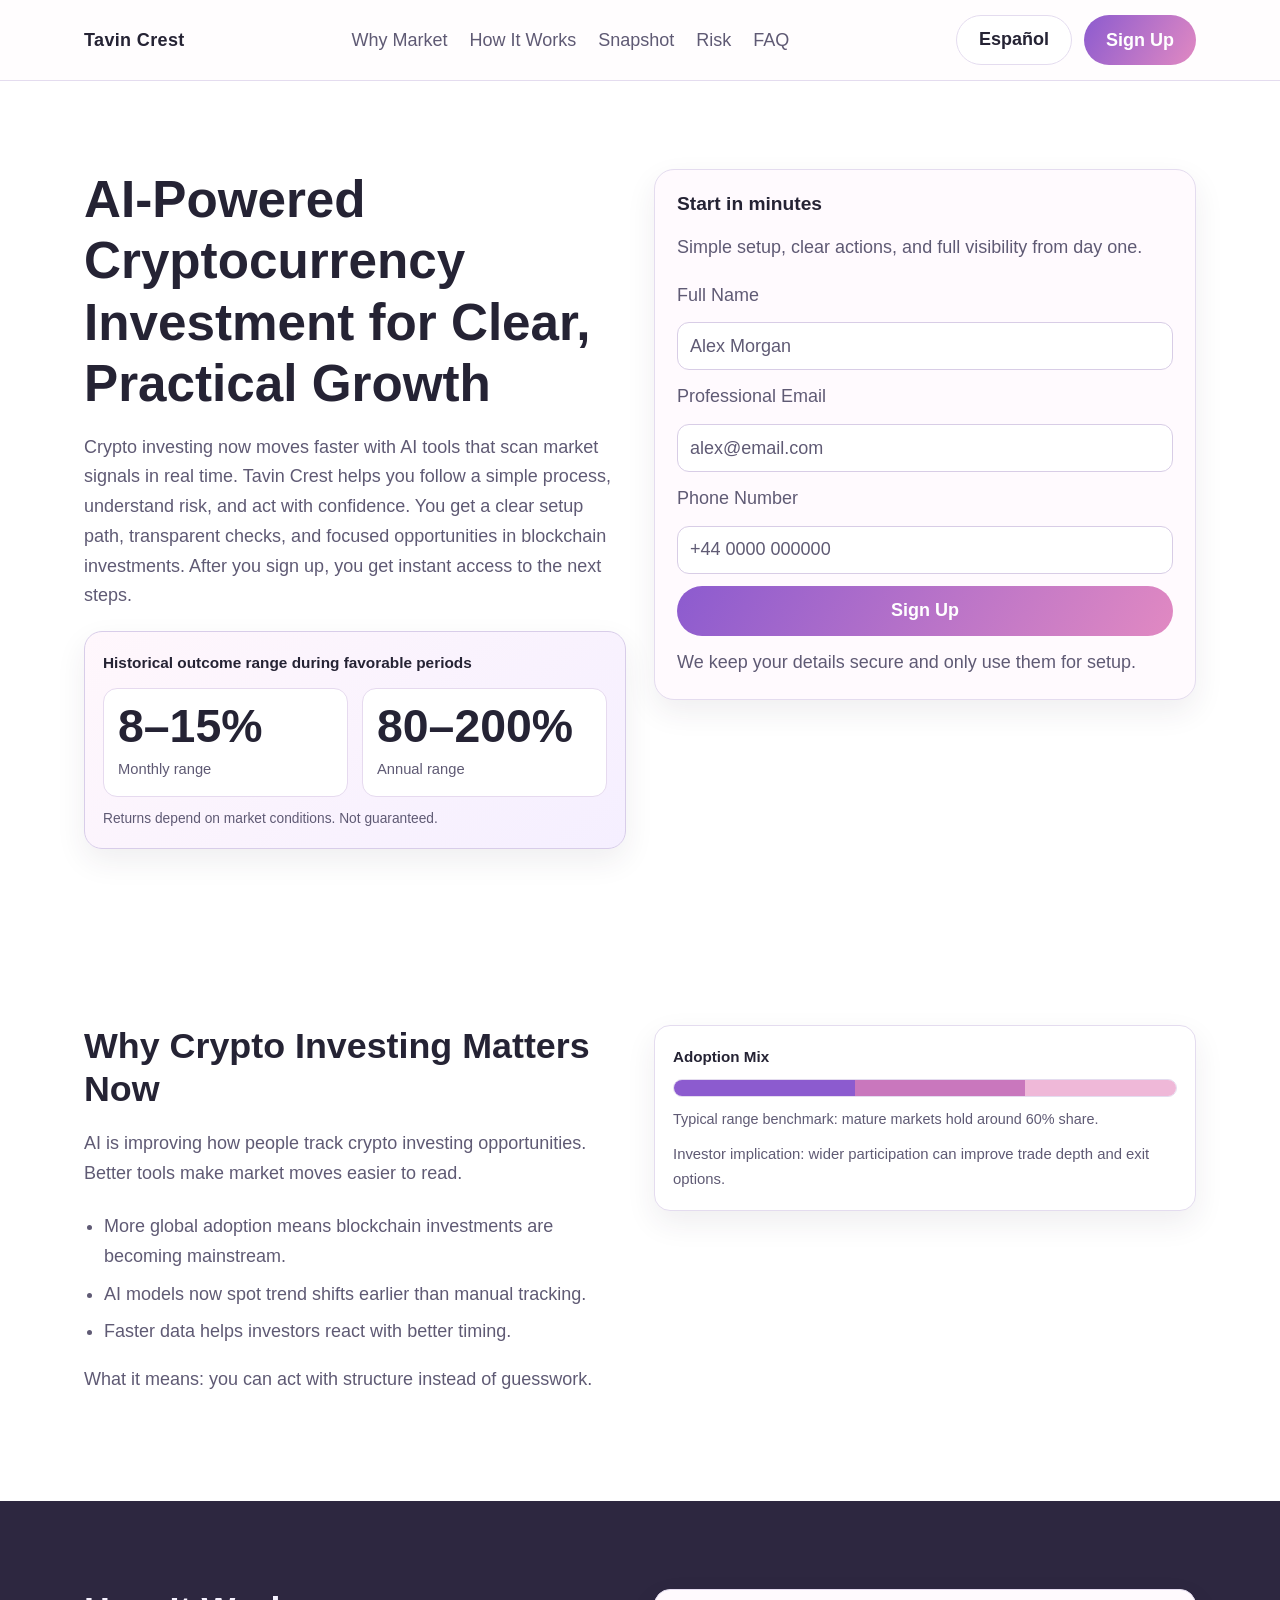
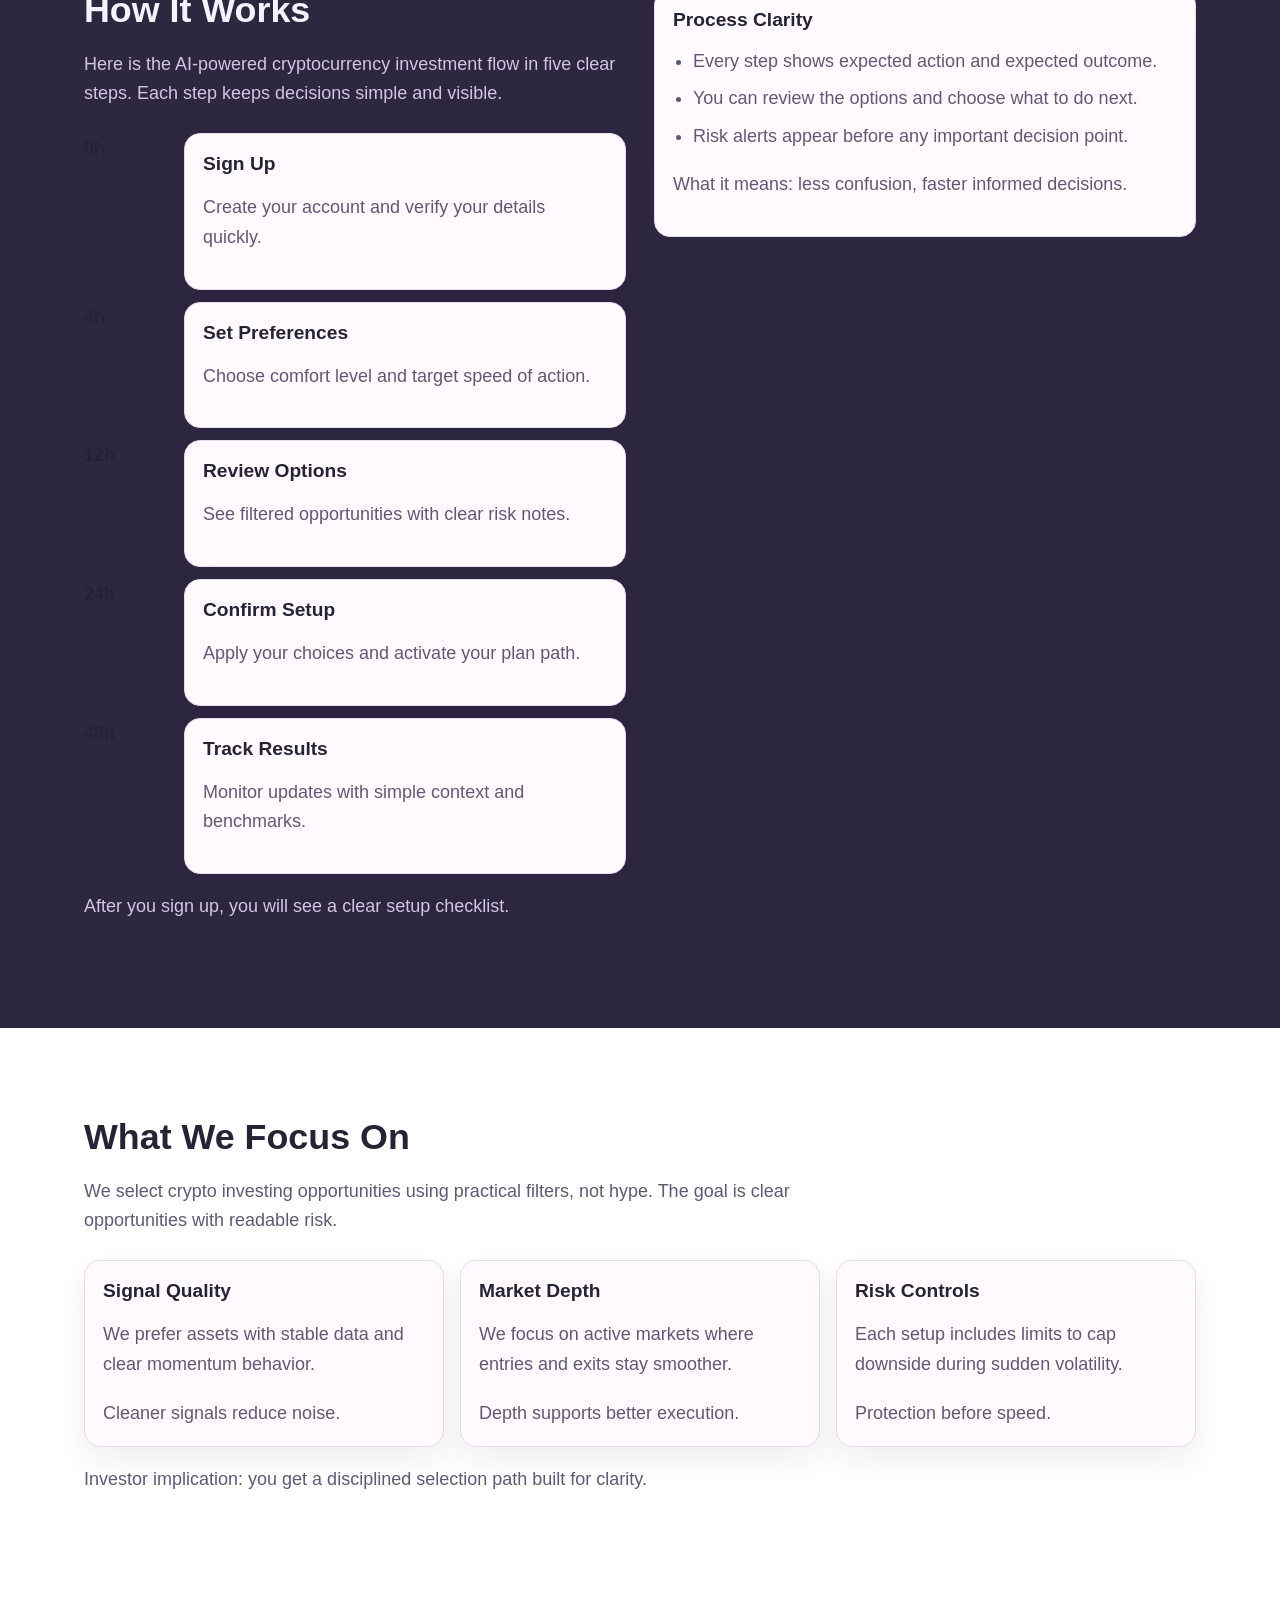
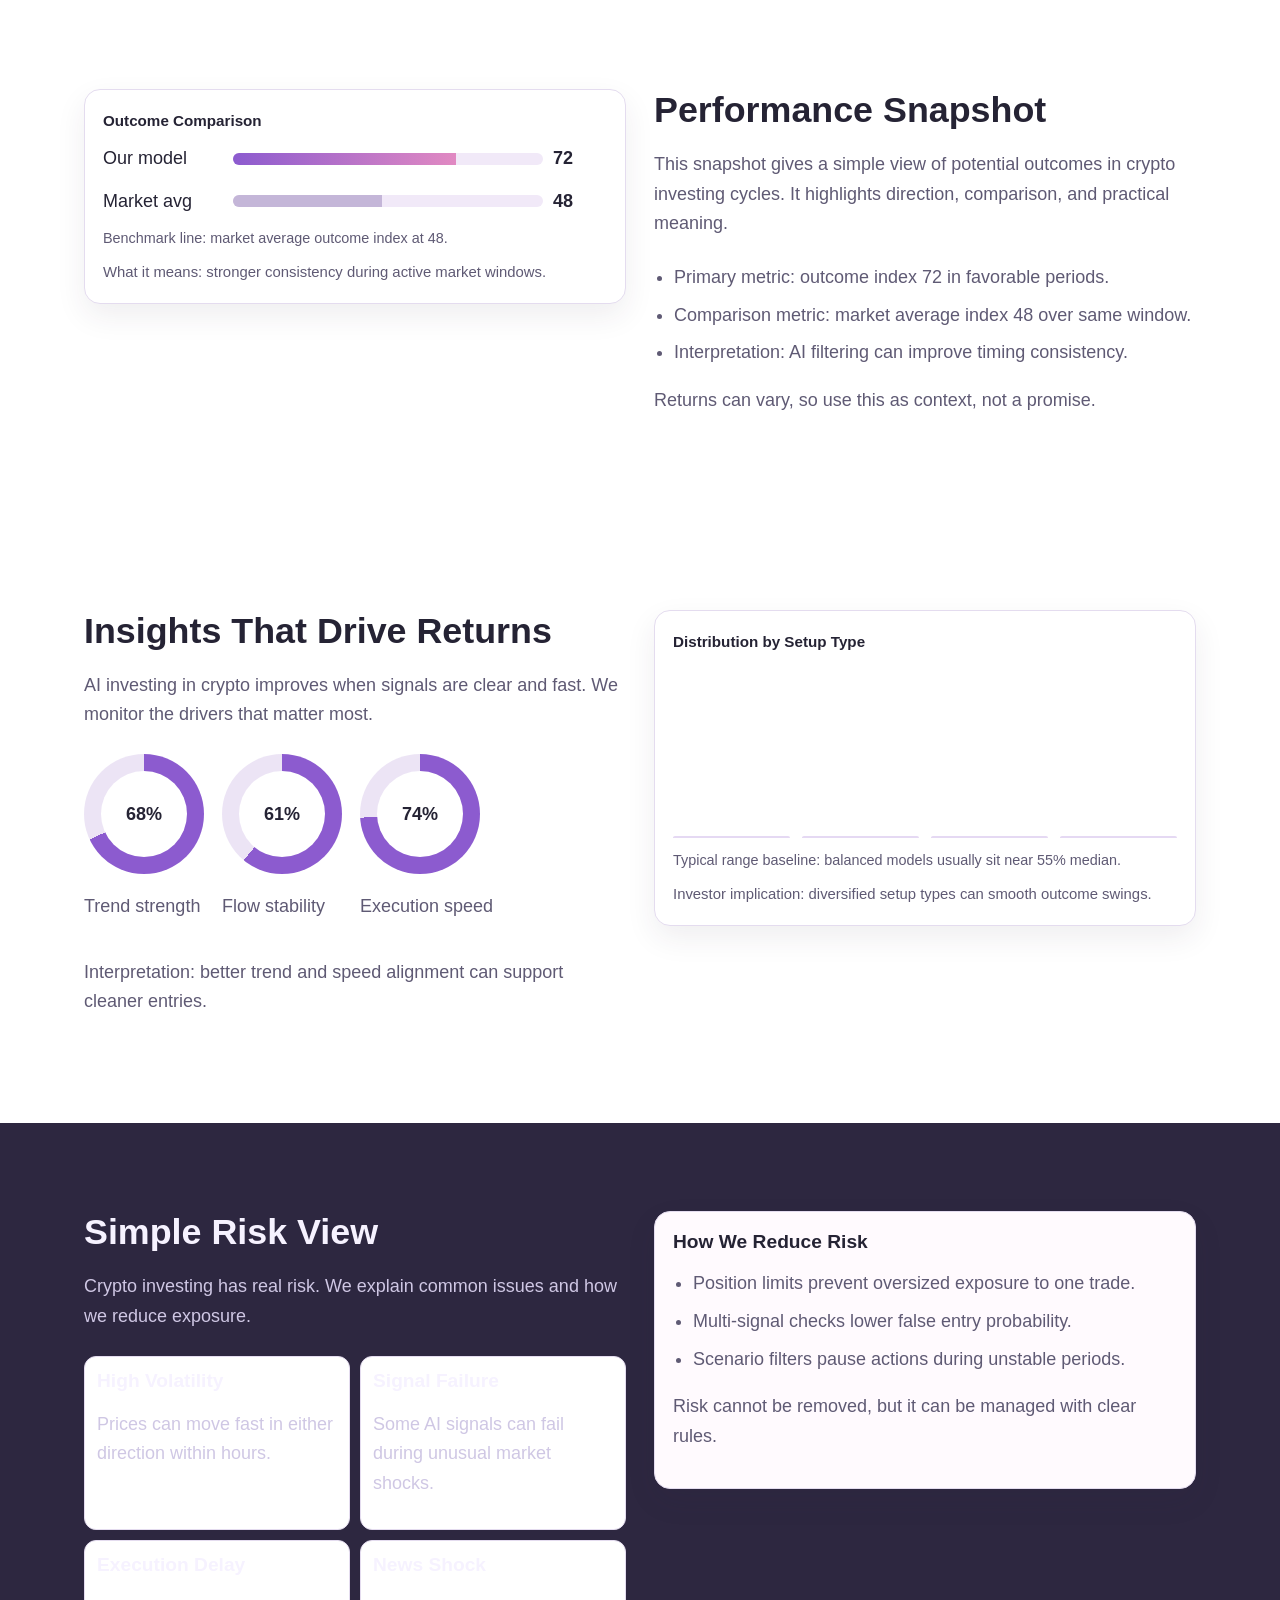
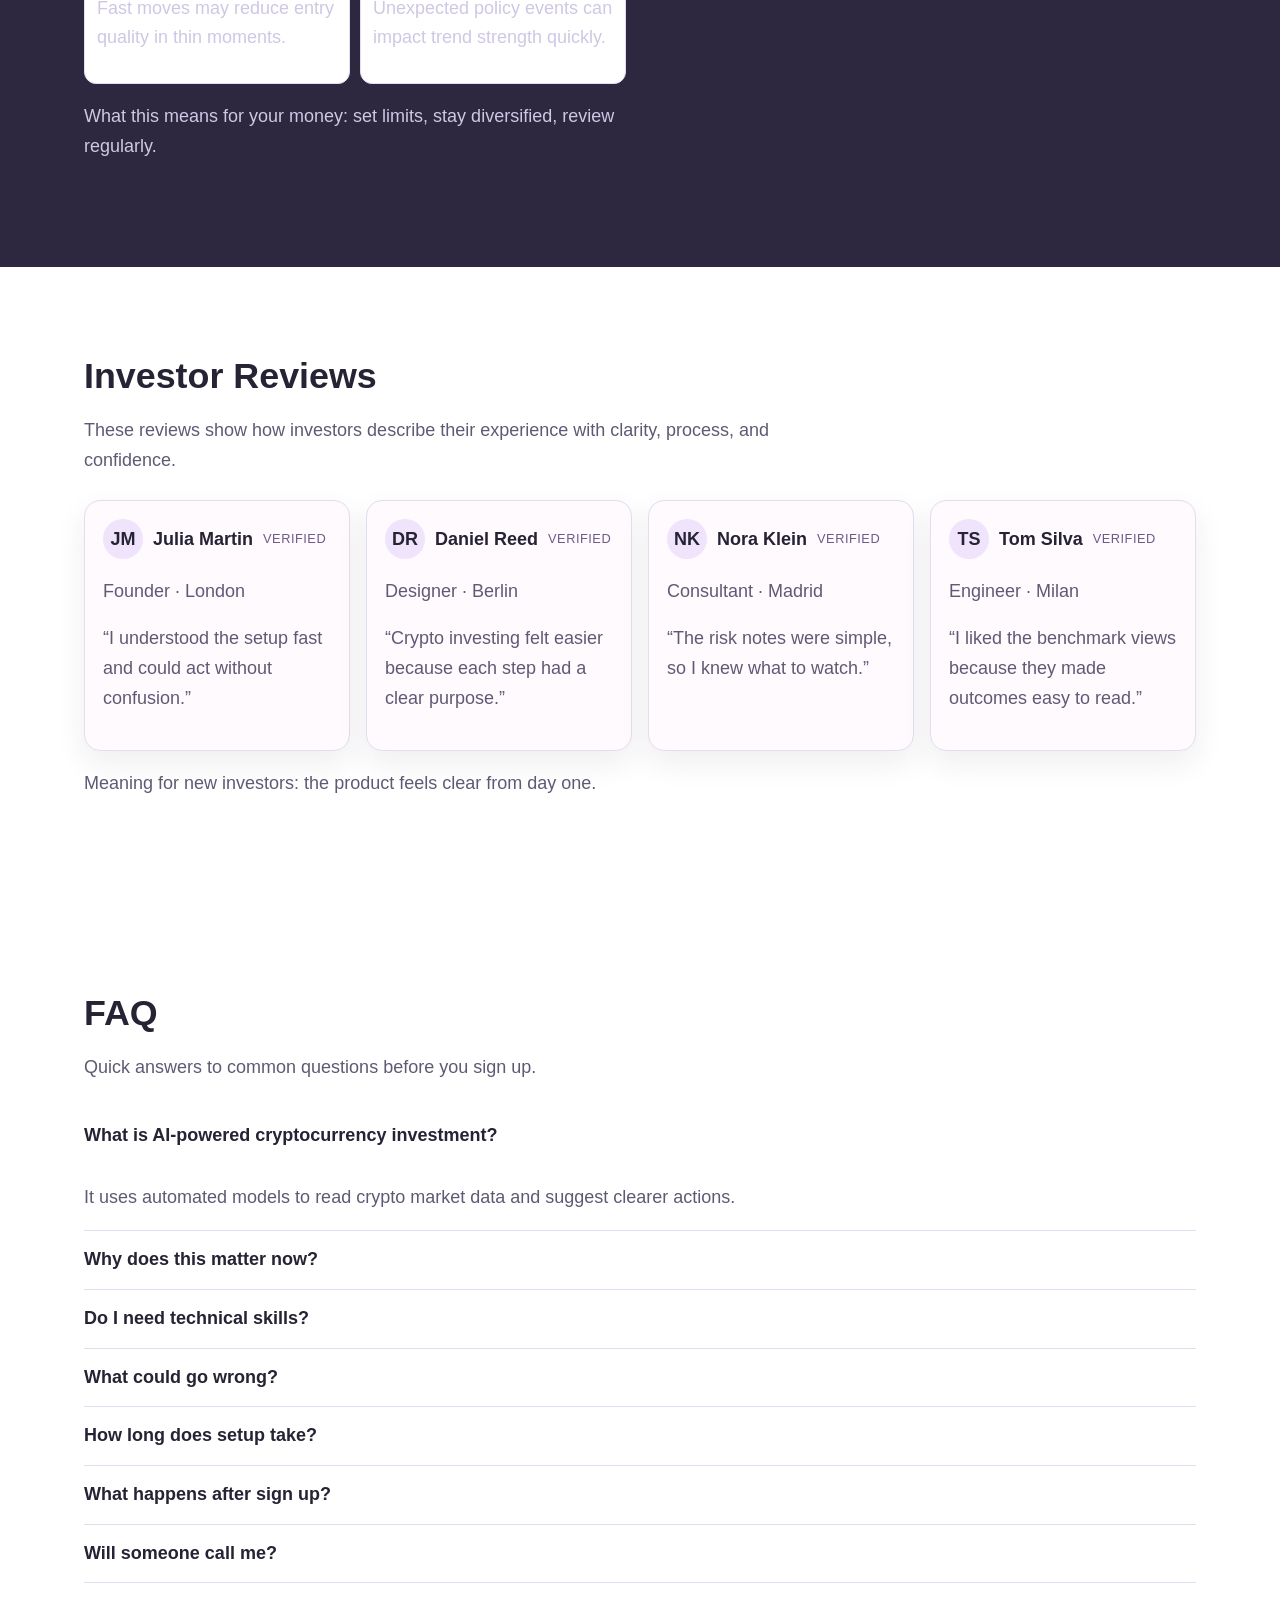
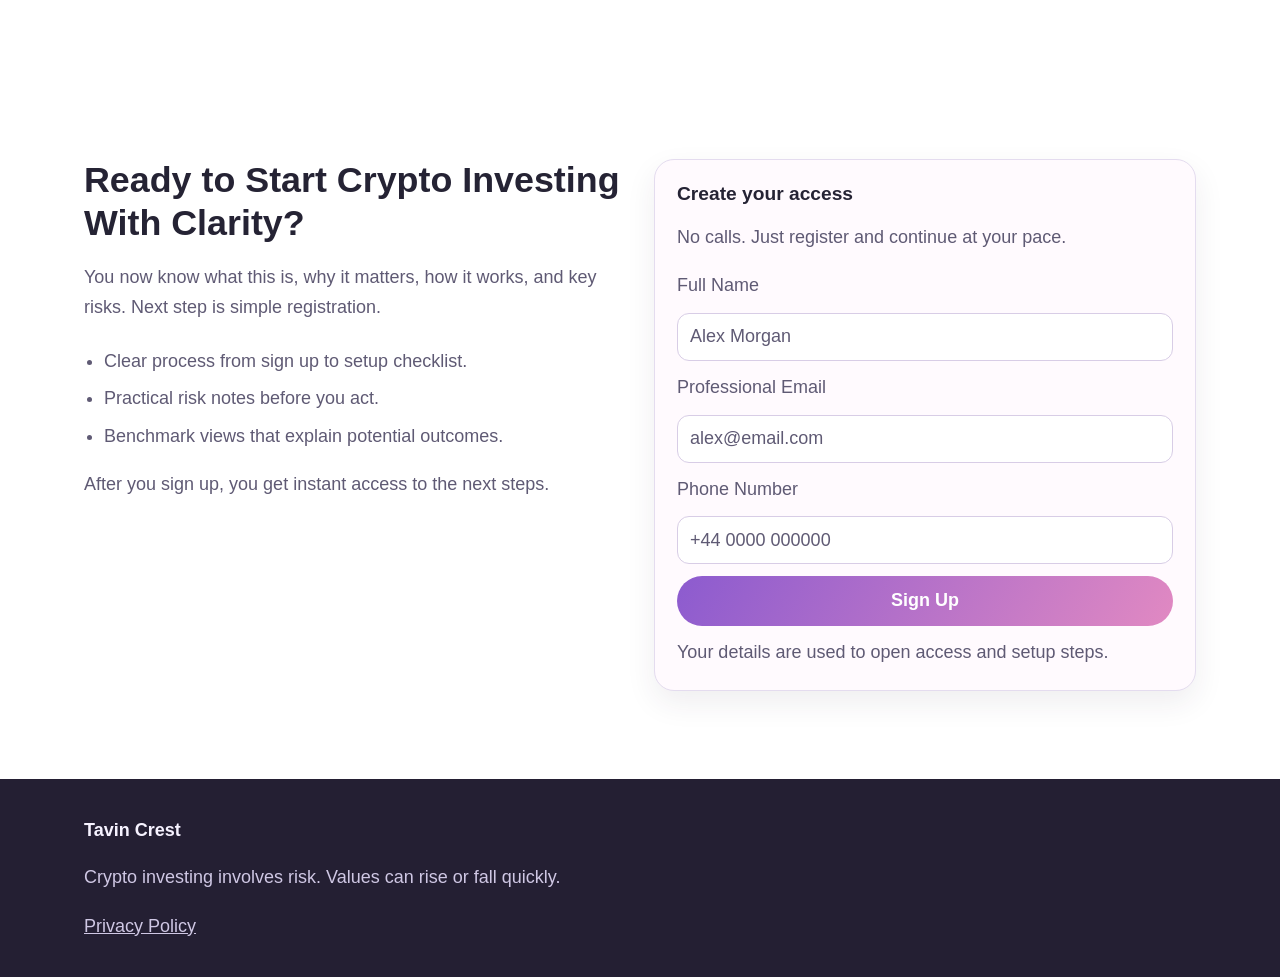
<file: es/index.html>
<!doctype html>
<html lang="en">
<head>
  <meta charset="UTF-8">
  <meta name="viewport" content="width=device-width, initial-scale=1.0">
  <title>Tavin Crest | AI-Powered Cryptocurrency Investment | Español</title>
  <meta name="description" content="Tavin Crest gives investors a clear path into AI-powered cryptocurrency investment with simple steps and transparent risk notes. (Español page)">
  <link rel="canonical" href="https://tavincrest.com/es/">
  <link rel="alternate" hreflang="en" href="https://tavincrest.com/">
<link rel="alternate" hreflang="de" href="https://tavincrest.com/de/">
<link rel="alternate" hreflang="fr" href="https://tavincrest.com/fr/">
<link rel="alternate" hreflang="es" href="https://tavincrest.com/es/">
<link rel="alternate" hreflang="it" href="https://tavincrest.com/it/">
<link rel="alternate" hreflang="tr" href="https://tavincrest.com/tr/">
<link rel="alternate" hreflang="pt" href="https://tavincrest.com/pt/">
<link rel="alternate" hreflang="ja" href="https://tavincrest.com/jp/">
<link rel="alternate" hreflang="sk" href="https://tavincrest.com/sk/">
<link rel="alternate" hreflang="nl-BE" href="https://tavincrest.com/be/">
<link rel="alternate" hreflang="x-default" href="https://tavincrest.com/">
  <meta property="og:title" content="Tavin Crest | AI-Powered Cryptocurrency Investment | Español">
  <meta property="og:description" content="Tavin Crest gives investors a clear path into AI-powered cryptocurrency investment with simple steps and transparent risk notes. (Español page)">
  <meta property="og:type" content="website">
  <meta property="og:url" content="https://tavincrest.com/es/">
  <meta property="twitter:card" content="summary_large_image">
  <meta property="twitter:title" content="Tavin Crest | AI-Powered Cryptocurrency Investment | Español">
  <meta property="twitter:description" content="Tavin Crest gives investors a clear path into AI-powered cryptocurrency investment with simple steps and transparent risk notes. (Español page)">
  <link rel="stylesheet" href="../assets/style.css">
</head>
<body>
<header class="header">
  <div class="container nav-shell">
    <a class="brand" href="../index.html">Tavin Crest</a>
    <nav class="nav-center" aria-label="Main navigation">
      <a href="#market">Why Market</a><a href="#model">How It Works</a><a href="#metrics">Snapshot</a><a href="#risk">Risk</a><a href="#faq">FAQ</a>
    </nav>
    <div class="header-right">
      <div class="lang">
        <button class="lang-btn" type="button" aria-haspopup="true">Español</button>
        <div class="lang-menu"><a href="../index.html"><img src="https://flagcdn.com/gb.svg" alt="English flag" loading="lazy">English</a>
<a href="../de/index.html"><img src="https://flagcdn.com/de.svg" alt="Deutsch flag" loading="lazy">Deutsch</a>
<a href="../fr/index.html"><img src="https://flagcdn.com/fr.svg" alt="Français flag" loading="lazy">Français</a>
<a href="../es/index.html"><img src="https://flagcdn.com/es.svg" alt="Español flag" loading="lazy">Español</a>
<a href="../it/index.html"><img src="https://flagcdn.com/it.svg" alt="Italiano flag" loading="lazy">Italiano</a>
<a href="../tr/index.html"><img src="https://flagcdn.com/tr.svg" alt="Türkçe flag" loading="lazy">Türkçe</a>
<a href="../pt/index.html"><img src="https://flagcdn.com/pt.svg" alt="Português flag" loading="lazy">Português</a>
<a href="../jp/index.html"><img src="https://flagcdn.com/jp.svg" alt="日本語 flag" loading="lazy">日本語</a>
<a href="../sk/index.html"><img src="https://flagcdn.com/sk.svg" alt="Slovak flag" loading="lazy">Slovak</a>
<a href="../be/index.html"><img src="https://flagcdn.com/be.svg" alt="Nederlands (BE) flag" loading="lazy">Nederlands (BE)</a></div>
      </div>
      <a class="btn" href="#signup">Sign Up</a>
      <button class="burger" id="burgerOpen" aria-label="Open menu">☰</button>
    </div>
  </div>
</header>
<div class="modal-backdrop" id="drawerOverlay"></div>
<aside class="drawer" id="mobileDrawer" aria-label="Mobile menu">
  <div class="drawer-top"><strong>Menu</strong><button class="icon-btn" id="drawerClose" aria-label="Close menu">✕</button></div>
  <a href="#market">Why Market</a><a href="#model">How It Works</a><a href="#metrics">Snapshot</a><a href="#risk">Risk</a><a href="#faq">FAQ</a>
  <div class="lang" style="margin-top:16px;">
    <button class="lang-btn" type="button">Español</button>
    <div class="lang-menu"><a href="../index.html"><img src="https://flagcdn.com/gb.svg" alt="English flag" loading="lazy">English</a>
<a href="../de/index.html"><img src="https://flagcdn.com/de.svg" alt="Deutsch flag" loading="lazy">Deutsch</a>
<a href="../fr/index.html"><img src="https://flagcdn.com/fr.svg" alt="Français flag" loading="lazy">Français</a>
<a href="../es/index.html"><img src="https://flagcdn.com/es.svg" alt="Español flag" loading="lazy">Español</a>
<a href="../it/index.html"><img src="https://flagcdn.com/it.svg" alt="Italiano flag" loading="lazy">Italiano</a>
<a href="../tr/index.html"><img src="https://flagcdn.com/tr.svg" alt="Türkçe flag" loading="lazy">Türkçe</a>
<a href="../pt/index.html"><img src="https://flagcdn.com/pt.svg" alt="Português flag" loading="lazy">Português</a>
<a href="../jp/index.html"><img src="https://flagcdn.com/jp.svg" alt="日本語 flag" loading="lazy">日本語</a>
<a href="../sk/index.html"><img src="https://flagcdn.com/sk.svg" alt="Slovak flag" loading="lazy">Slovak</a>
<a href="../be/index.html"><img src="https://flagcdn.com/be.svg" alt="Nederlands (BE) flag" loading="lazy">Nederlands (BE)</a></div>
  </div>
  <a class="btn" href="#signup" style="margin-top:16px;">Sign Up</a>
</aside>

<main>
<section class="section light" id="signup">
  <div class="container hero-grid" data-reveal>
    <div>
      <h1>AI-Powered Cryptocurrency Investment for Clear, Practical Growth</h1>
      <p>Crypto investing now moves faster with AI tools that scan market signals in real time. Tavin Crest helps you follow a simple process, understand risk, and act with confidence. You get a clear setup path, transparent checks, and focused opportunities in blockchain investments. After you sign up, you get instant access to the next steps.</p>
      <div class="performance-panel">
        <div class="performance-head">Historical outcome range during favorable periods</div>
        <div class="performance-split">
          <div class="metric-box"><div class="metric-value">8–15%</div><div class="metric-label">Monthly range</div></div>
          <div class="metric-box"><div class="metric-value">80–200%</div><div class="metric-label">Annual range</div></div>
        </div>
        <div class="metric-note">Returns depend on market conditions. Not guaranteed.</div>
      </div>
    </div>
    <form class="form-card" aria-label="Hero sign up form">
      <h3 class="form-title">Start in minutes</h3>
      <p class="form-sub">Simple setup, clear actions, and full visibility from day one.</p>
      <div class="form-stack">
        <label for="name-1">Full Name</label><input id="name-1" required placeholder="Alex Morgan">
        <label for="email-1">Professional Email</label><input id="email-1" type="email" required placeholder="alex@email.com">
        <label for="phone-1">Phone Number</label><input id="phone-1" type="tel" required placeholder="+44 0000 000000">
        <button class="btn" type="submit">Sign Up</button>
        <small class="form-confirm">We keep your details secure and only use them for setup.</small>
      </div>
    </form>
  </div>
</section>

<section class="section light" id="market"><div class="container two-col" data-reveal><div><h2>Why Crypto Investing Matters Now</h2><p class="section-intro">AI is improving how people track crypto investing opportunities. Better tools make market moves easier to read.</p><ul class="bullets"><li>More global adoption means blockchain investments are becoming mainstream.</li><li>AI models now spot trend shifts earlier than manual tracking.</li><li>Faster data helps investors react with better timing.</li></ul><p>What it means: you can act with structure instead of guesswork.</p></div><div class="visual-card"><div class="visual-title">Adoption Mix</div><div class="stack-bar"><div class="seg a"></div><div class="seg b"></div><div class="seg c"></div></div><div class="benchmark">Typical range benchmark: mature markets hold around 60% share.</div><div class="interpret">Investor implication: wider participation can improve trade depth and exit options.</div></div></div></section>

<section class="section dark" id="model"><div class="container two-col" data-reveal><div><h2>How It Works</h2><p class="section-intro">Here is the AI-powered cryptocurrency investment flow in five clear steps. Each step keeps decisions simple and visible.</p><div class="timeline"><div class="t-item"><div class="t-hour">0h</div><div class="card"><h3>Sign Up</h3><p>Create your account and verify your details quickly.</p></div></div><div class="t-item"><div class="t-hour">4h</div><div class="card"><h3>Set Preferences</h3><p>Choose comfort level and target speed of action.</p></div></div><div class="t-item"><div class="t-hour">12h</div><div class="card"><h3>Review Options</h3><p>See filtered opportunities with clear risk notes.</p></div></div><div class="t-item"><div class="t-hour">24h</div><div class="card"><h3>Confirm Setup</h3><p>Apply your choices and activate your plan path.</p></div></div><div class="t-item"><div class="t-hour">48h</div><div class="card"><h3>Track Results</h3><p>Monitor updates with simple context and benchmarks.</p></div></div></div><p>After you sign up, you will see a clear setup checklist.</p></div><div class="card"><h3>Process Clarity</h3><ul class="bullets"><li>Every step shows expected action and expected outcome.</li><li>You can review the options and choose what to do next.</li><li>Risk alerts appear before any important decision point.</li></ul><p>What it means: less confusion, faster informed decisions.</p></div></div></section>

<section class="section light" id="focus"><div class="container" data-reveal><h2>What We Focus On</h2><p class="section-intro">We select crypto investing opportunities using practical filters, not hype. The goal is clear opportunities with readable risk.</p><div class="card-grid-3"><article class="card"><h3>Signal Quality</h3><p>We prefer assets with stable data and clear momentum behavior.</p><small class="muted">Cleaner signals reduce noise.</small></article><article class="card"><h3>Market Depth</h3><p>We focus on active markets where entries and exits stay smoother.</p><small class="muted">Depth supports better execution.</small></article><article class="card"><h3>Risk Controls</h3><p>Each setup includes limits to cap downside during sudden volatility.</p><small class="muted">Protection before speed.</small></article></div><p>Investor implication: you get a disciplined selection path built for clarity.</p></div></section>

<section class="section light" id="metrics"><div class="container two-col" data-reveal><div class="visual-card"><div class="visual-title">Outcome Comparison</div><div class="compare-bars"><div class="compare-row"><span>Our model</span><div class="track"><div class="fill-us"></div></div><strong>72</strong></div><div class="compare-row"><span>Market avg</span><div class="track"><div class="fill-mk"></div></div><strong>48</strong></div></div><div class="benchmark">Benchmark line: market average outcome index at 48.</div><div class="interpret">What it means: stronger consistency during active market windows.</div></div><div><h2>Performance Snapshot</h2><p class="section-intro">This snapshot gives a simple view of potential outcomes in crypto investing cycles. It highlights direction, comparison, and practical meaning.</p><ul class="bullets"><li>Primary metric: outcome index 72 in favorable periods.</li><li>Comparison metric: market average index 48 over same window.</li><li>Interpretation: AI filtering can improve timing consistency.</li></ul><p>Returns can vary, so use this as context, not a promise.</p></div></div></section>

<section class="section light" id="insights"><div class="container two-col" data-reveal><div><h2>Insights That Drive Returns</h2><p class="section-intro">AI investing in crypto improves when signals are clear and fast. We monitor the drivers that matter most.</p><div class="ring-wrap"><div><div class="ring" style="--pct:68" data-value="68%"></div><p>Trend strength</p></div><div><div class="ring" style="--pct:61" data-value="61%"></div><p>Flow stability</p></div><div><div class="ring" style="--pct:74" data-value="74%"></div><p>Execution speed</p></div></div><p>Interpretation: better trend and speed alignment can support cleaner entries.</p></div><div class="visual-card"><div class="visual-title">Distribution by Setup Type</div><div class="vertical-set"><div class="v-col"><span style="height:48%"></span></div><div class="v-col"><span style="height:65%"></span></div><div class="v-col"><span style="height:78%"></span></div><div class="v-col"><span style="height:56%"></span></div></div><div class="benchmark">Typical range baseline: balanced models usually sit near 55% median.</div><div class="interpret">Investor implication: diversified setup types can smooth outcome swings.</div></div></div></section>

<section class="section dark" id="risk"><div class="container two-col" data-reveal><div><h2>Simple Risk View</h2><p class="section-intro">Crypto investing has real risk. We explain common issues and how we reduce exposure.</p><div class="risk-matrix"><div class="risk-cell"><h3>High Volatility</h3><p>Prices can move fast in either direction within hours.</p></div><div class="risk-cell"><h3>Signal Failure</h3><p>Some AI signals can fail during unusual market shocks.</p></div><div class="risk-cell"><h3>Execution Delay</h3><p>Fast moves may reduce entry quality in thin moments.</p></div><div class="risk-cell"><h3>News Shock</h3><p>Unexpected policy events can impact trend strength quickly.</p></div></div><p>What this means for your money: set limits, stay diversified, review regularly.</p></div><div class="card"><h3>How We Reduce Risk</h3><ul class="bullets"><li>Position limits prevent oversized exposure to one trade.</li><li>Multi-signal checks lower false entry probability.</li><li>Scenario filters pause actions during unstable periods.</li></ul><p>Risk cannot be removed, but it can be managed with clear rules.</p></div></div></section>

<section class="section light" id="reviews"><div class="container" data-reveal><h2>Investor Reviews</h2><p class="section-intro">These reviews show how investors describe their experience with clarity, process, and confidence.</p><div class="card-grid-4"><article class="card review-card"><div class="row"><div class="avatar">JM</div><strong>Julia Martin</strong><span class="verified">VERIFIED</span></div><p>Founder · London</p><p>“I understood the setup fast and could act without confusion.”</p></article><article class="card review-card"><div class="row"><div class="avatar">DR</div><strong>Daniel Reed</strong><span class="verified">VERIFIED</span></div><p>Designer · Berlin</p><p>“Crypto investing felt easier because each step had a clear purpose.”</p></article><article class="card review-card"><div class="row"><div class="avatar">NK</div><strong>Nora Klein</strong><span class="verified">VERIFIED</span></div><p>Consultant · Madrid</p><p>“The risk notes were simple, so I knew what to watch.”</p></article><article class="card review-card"><div class="row"><div class="avatar">TS</div><strong>Tom Silva</strong><span class="verified">VERIFIED</span></div><p>Engineer · Milan</p><p>“I liked the benchmark views because they made outcomes easy to read.”</p></article></div><p>Meaning for new investors: the product feels clear from day one.</p></div></section>

<section class="section light" id="faq"><div class="container" data-reveal><h2>FAQ</h2><p class="section-intro">Quick answers to common questions before you sign up.</p><div class="faq-list"><div class="faq-item open"><button class="faq-q">What is AI-powered cryptocurrency investment?</button><div class="faq-a"><p>It uses automated models to read crypto market data and suggest clearer actions.</p></div></div><div class="faq-item"><button class="faq-q">Why does this matter now?</button><div class="faq-a"><p>Data moves quickly now, so AI tools can help investors react faster and more clearly.</p></div></div><div class="faq-item"><button class="faq-q">Do I need technical skills?</button><div class="faq-a"><p>No. The platform explains each step in simple words and guided actions.</p></div></div><div class="faq-item"><button class="faq-q">What could go wrong?</button><div class="faq-a"><p>Markets can drop fast, and no model is perfect. Use limits and review your choices.</p></div></div><div class="faq-item"><button class="faq-q">How long does setup take?</button><div class="faq-a"><p>Most people complete account setup and first review in under 48 hours.</p></div></div><div class="faq-item"><button class="faq-q">What happens after sign up?</button><div class="faq-a"><p>After you sign up, you can review the options and choose what to do next.</p></div></div><div class="faq-item"><button class="faq-q">Will someone call me?</button><div class="faq-a"><p>No calls are required. We may send a short email to confirm your details.</p></div></div></div></section>

<section class="section light" id="final"><div class="container two-col" data-reveal><div><h2>Ready to Start Crypto Investing With Clarity?</h2><p class="section-intro">You now know what this is, why it matters, how it works, and key risks. Next step is simple registration.</p><ul class="bullets"><li>Clear process from sign up to setup checklist.</li><li>Practical risk notes before you act.</li><li>Benchmark views that explain potential outcomes.</li></ul><p>After you sign up, you get instant access to the next steps.</p></div><form class="form-card" aria-label="Final sign up form"><h3 class="form-title">Create your access</h3><p class="form-sub">No calls. Just register and continue at your pace.</p><div class="form-stack"><label for="name-2">Full Name</label><input id="name-2" required placeholder="Alex Morgan"><label for="email-2">Professional Email</label><input id="email-2" type="email" required placeholder="alex@email.com"><label for="phone-2">Phone Number</label><input id="phone-2" type="tel" required placeholder="+44 0000 000000"><button class="btn" type="submit">Sign Up</button><small class="form-confirm">Your details are used to open access and setup steps.</small></div></form></div></section>
</main>

<footer class="footer"><div class="container"><strong>Tavin Crest</strong><p>Crypto investing involves risk. Values can rise or fall quickly.</p><a href="#" data-open-privacy>Privacy Policy</a></div></footer>

<div class="modal-backdrop" id="privacyModal" role="dialog" aria-modal="true" aria-label="Privacy policy">
  <div class="modal">
    <div class="modal-head"><h3>Privacy Policy</h3><button class="icon-btn" id="privacyCloseX" aria-label="Close privacy modal">✕</button></div>
    <p><strong>Introduction:</strong> We explain what data we collect and why.</p>
    <p><strong>Data collection:</strong> We collect name, email, phone, and usage events.</p>
    <p><strong>Legal basis:</strong> We process data to deliver requested service and improve product quality.</p>
    <p><strong>Cookies:</strong> Cookies help session security and basic analytics.</p>
    <p><strong>Retention:</strong> We keep data only as long as needed for service and legal duties.</p>
    <p><strong>Third-party sharing:</strong> We share limited data with hosting, email, and analytics providers.</p>
    <p><strong>Security:</strong> We use access controls, encryption, and monitoring checks.</p>
    <p><strong>User rights:</strong> You can request access, correction, deletion, or export of your data.</p>
    <p><strong>International transfers:</strong> Some providers process data in other countries with safeguards.</p>
    <p><strong>Industry risk disclosure:</strong> Crypto investing can be volatile and may lead to losses.</p>
    <p><strong>Contact:</strong> privacy@tavincrest.com</p>
    <div class="modal-footer"><button class="btn" type="button" id="privacyClose">Close</button></div>
  </div>
</div>

<script type="application/ld+json">{"@context":"https://schema.org","@type":"Organization","name":"Tavin Crest","url":"https://tavincrest.com","logo":"https://tavincrest.com/assets/img/logo.png"}</script>
<script type="application/ld+json">{"@context":"https://schema.org","@type":"WebSite","name":"Tavin Crest","url":"https://tavincrest.com"}</script>
<script type="application/ld+json">{"@context":"https://schema.org","@type":"FAQPage","mainEntity":[{"@type":"Question","name":"What is AI-powered cryptocurrency investment?","acceptedAnswer":{"@type":"Answer","text":"It uses automated models to read crypto market data and suggest clearer actions."}},{"@type":"Question","name":"What happens after sign up?","acceptedAnswer":{"@type":"Answer","text":"After you sign up, you can review the options and choose what to do next."}}]}</script>
<script type="application/ld+json">{"@context":"https://schema.org","@type":"Review","author":{"@type":"Person","name":"Julia Martin"},"reviewBody":"I understood the setup fast and could act without confusion.","itemReviewed":{"@type":"Service","name":"Tavin Crest AI-Powered Cryptocurrency Investment"}}</script>
<script src="../assets/app.js" defer></script>
</body>
</html>
</file>
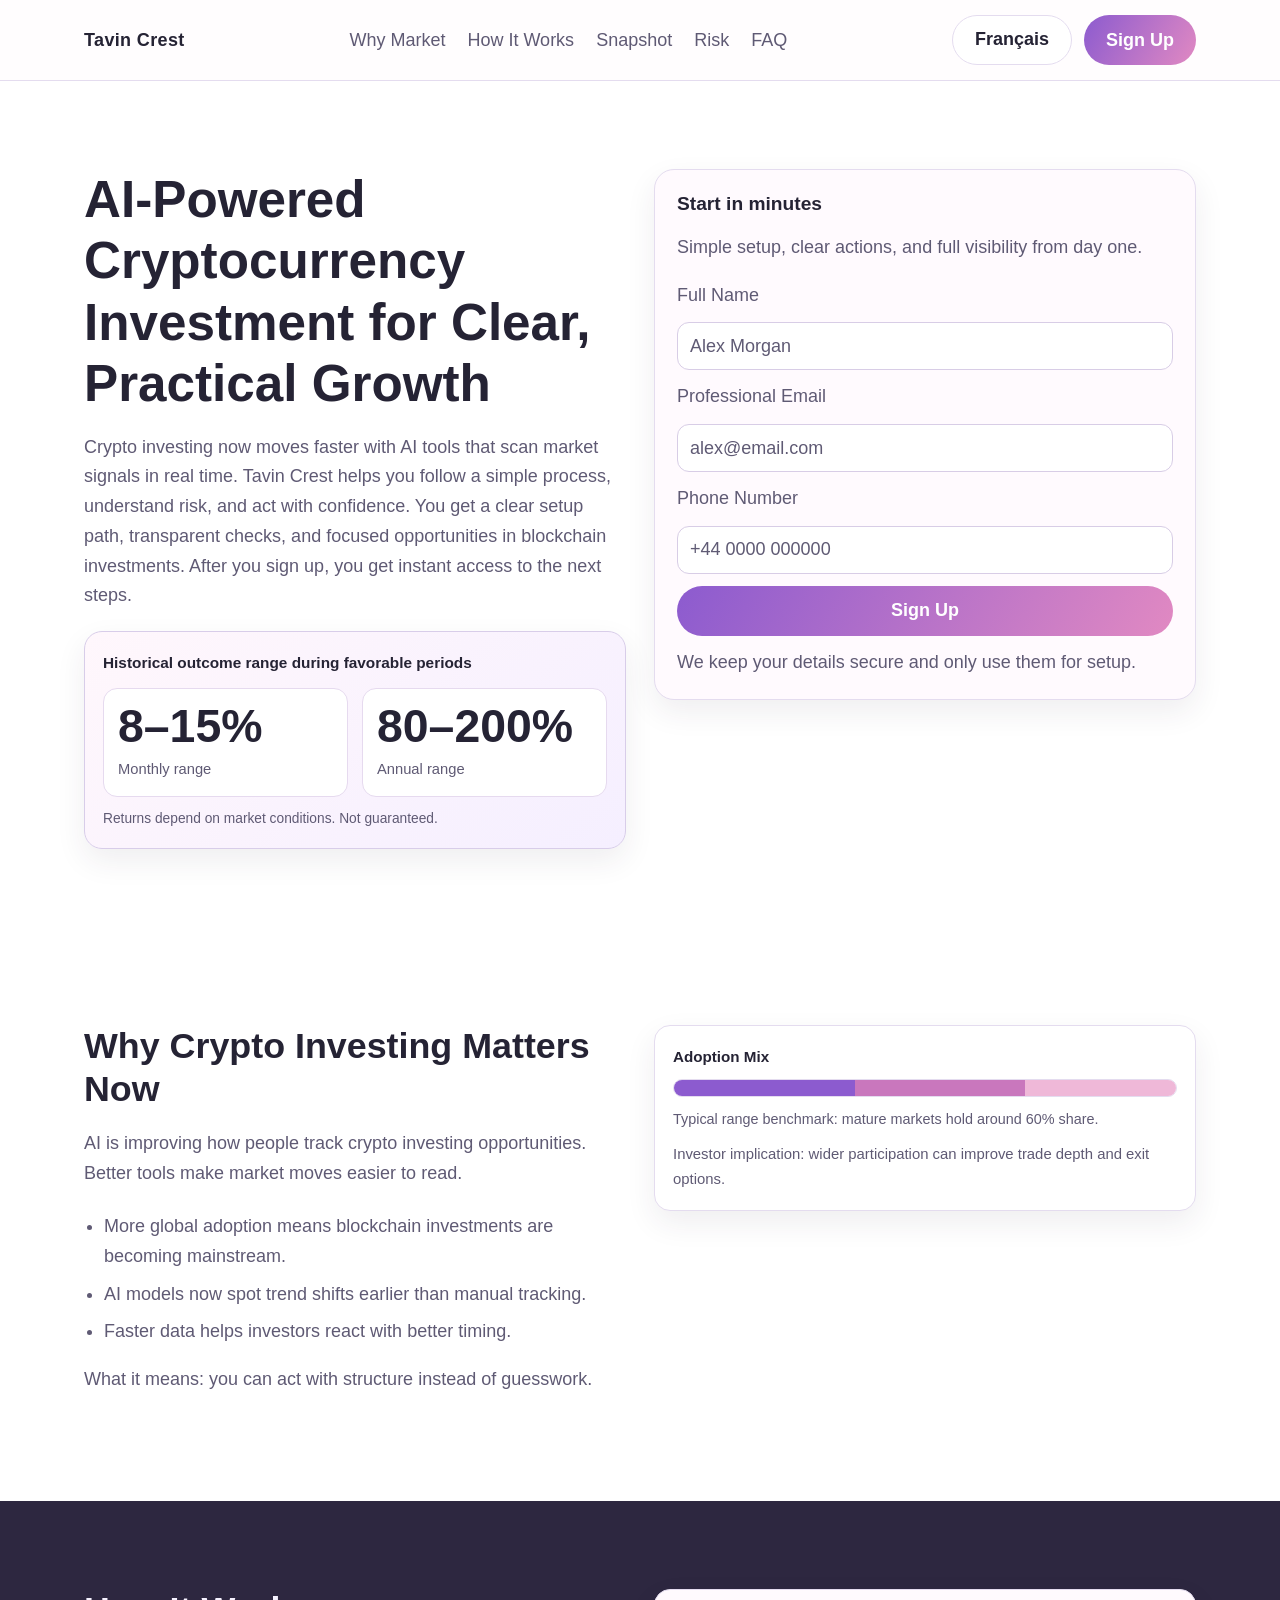
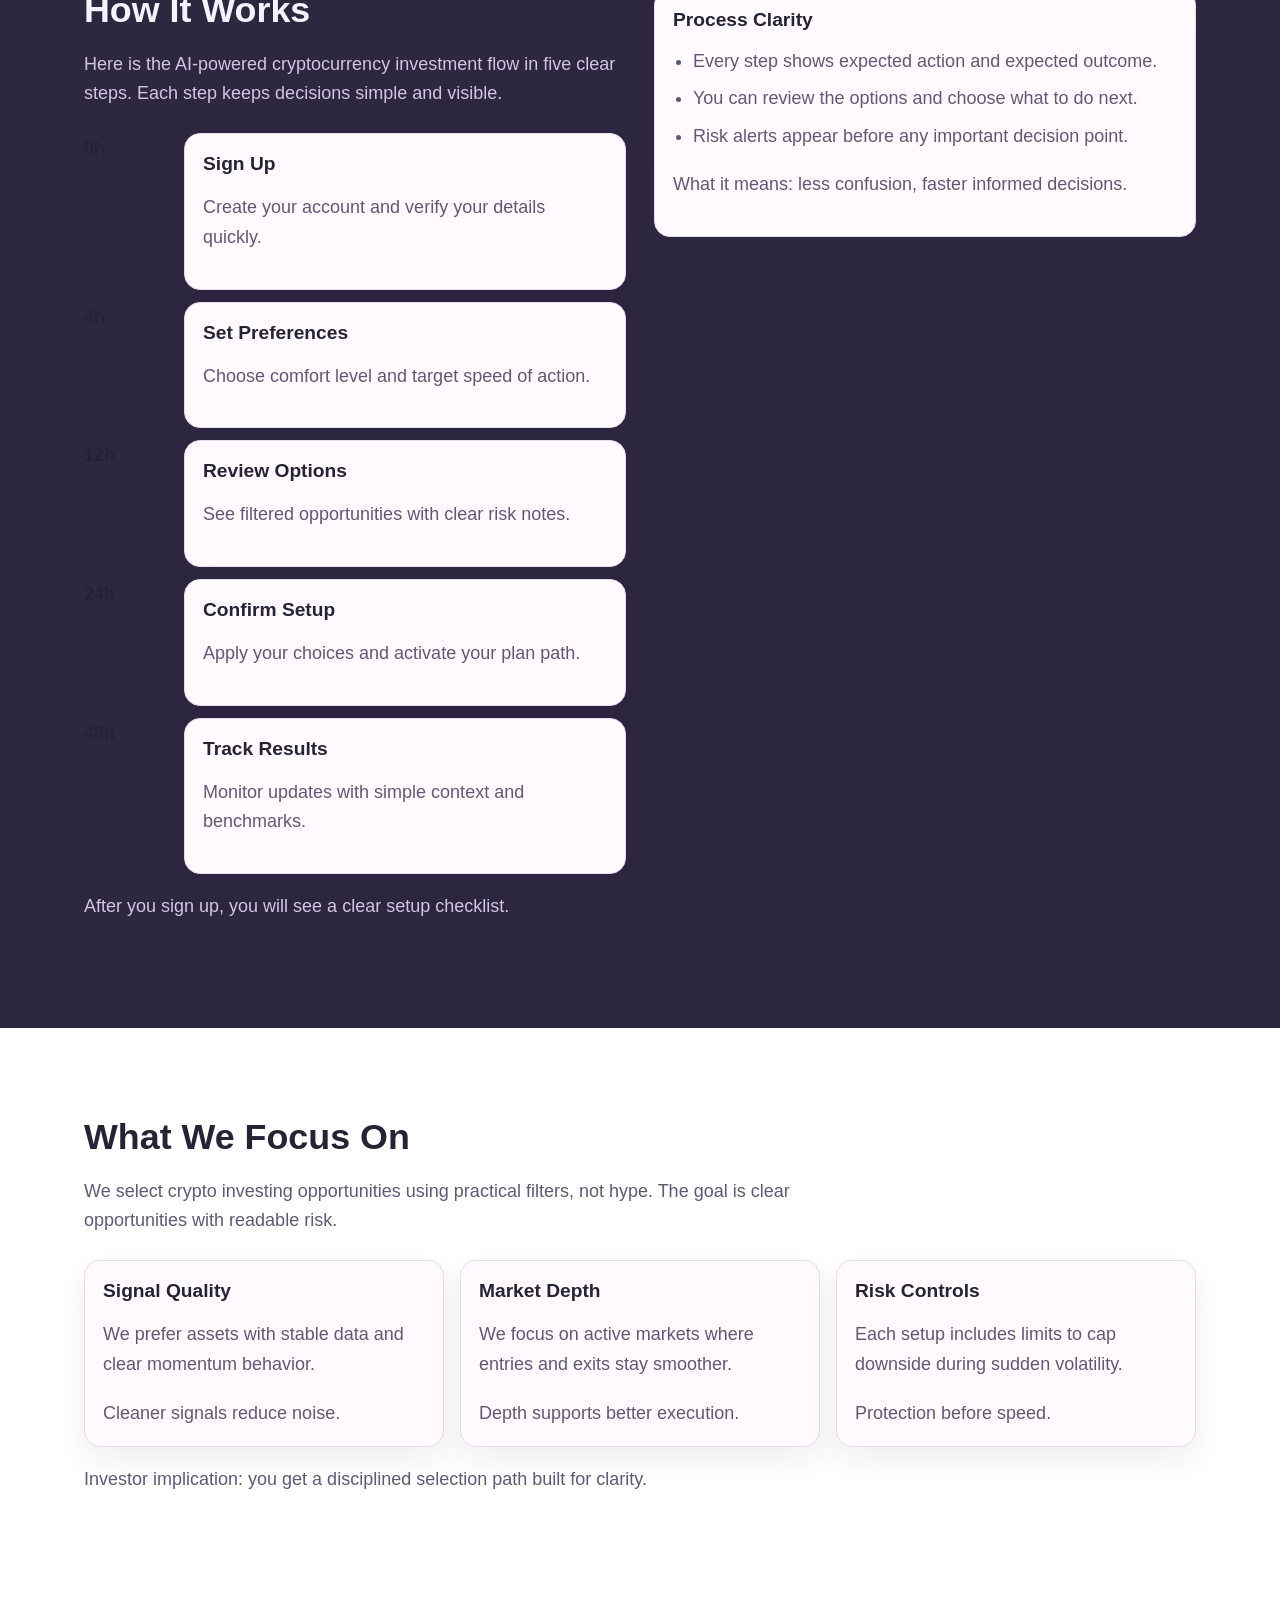
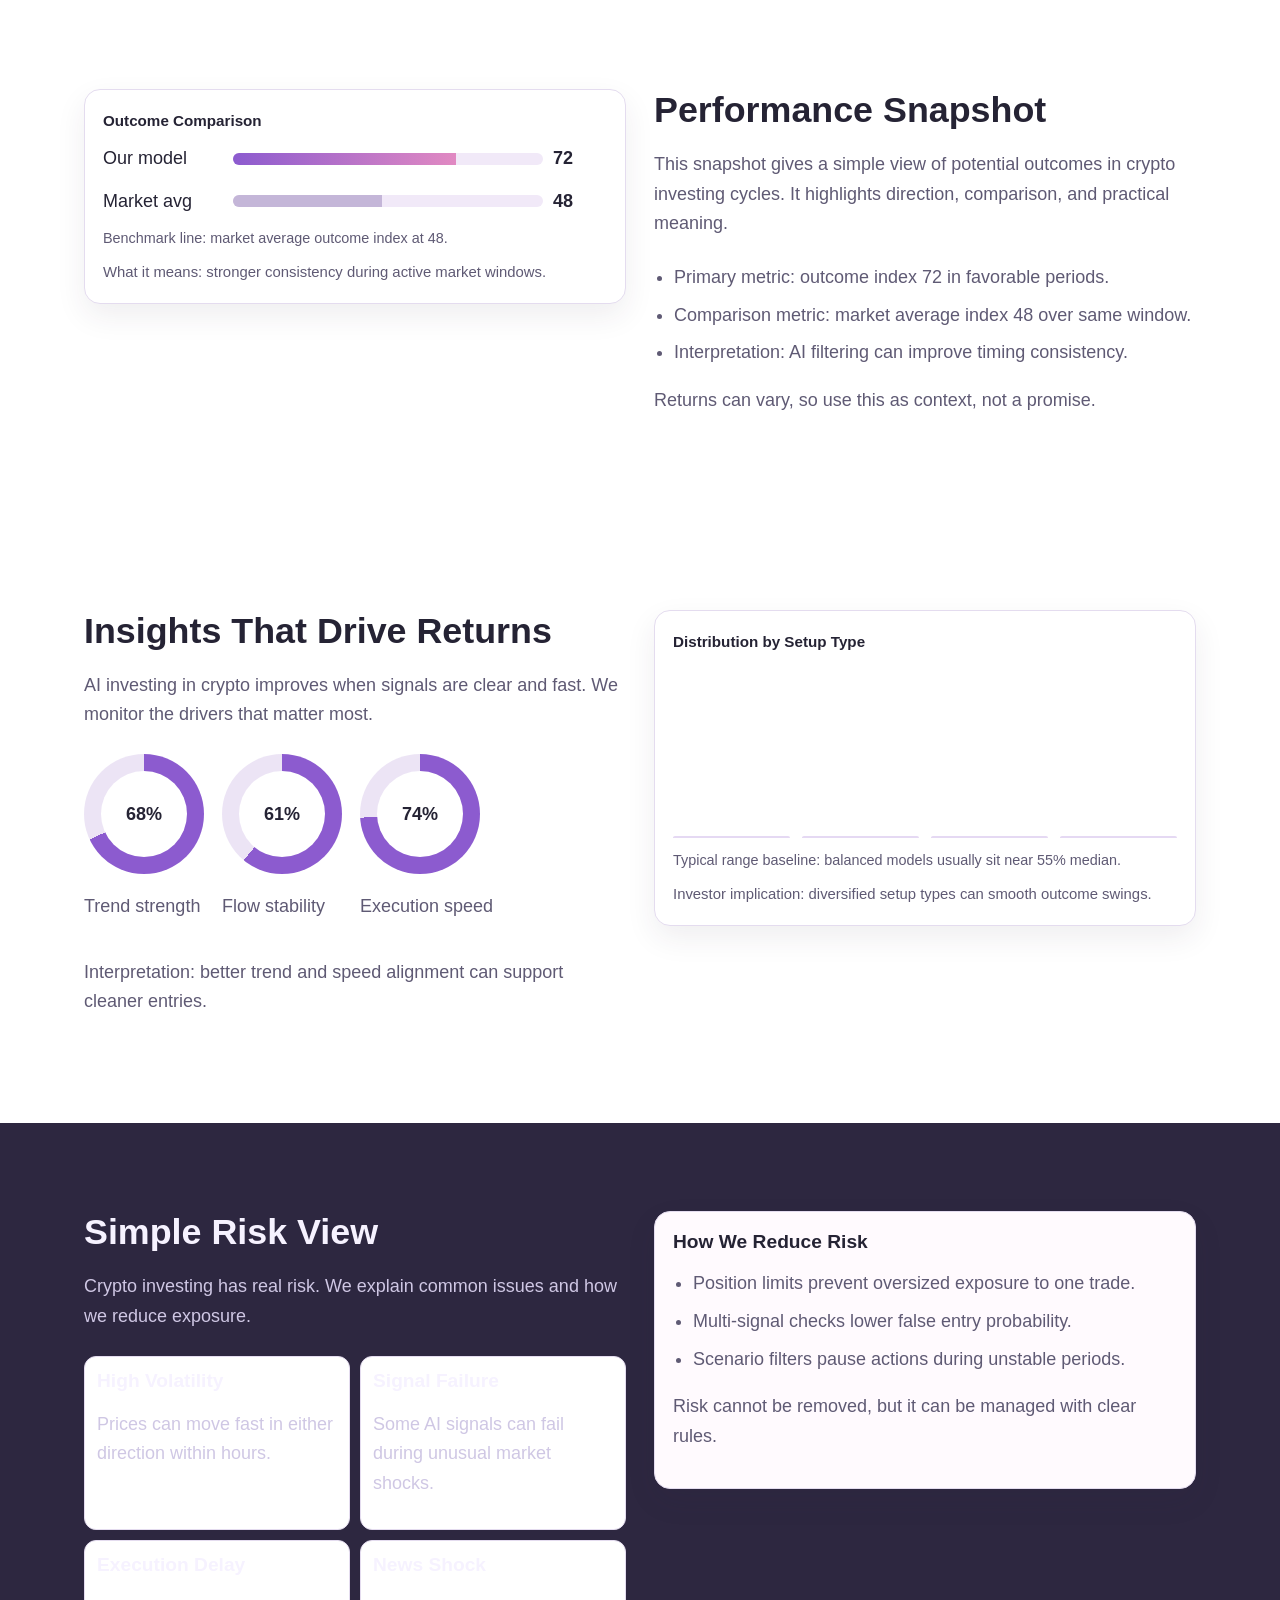
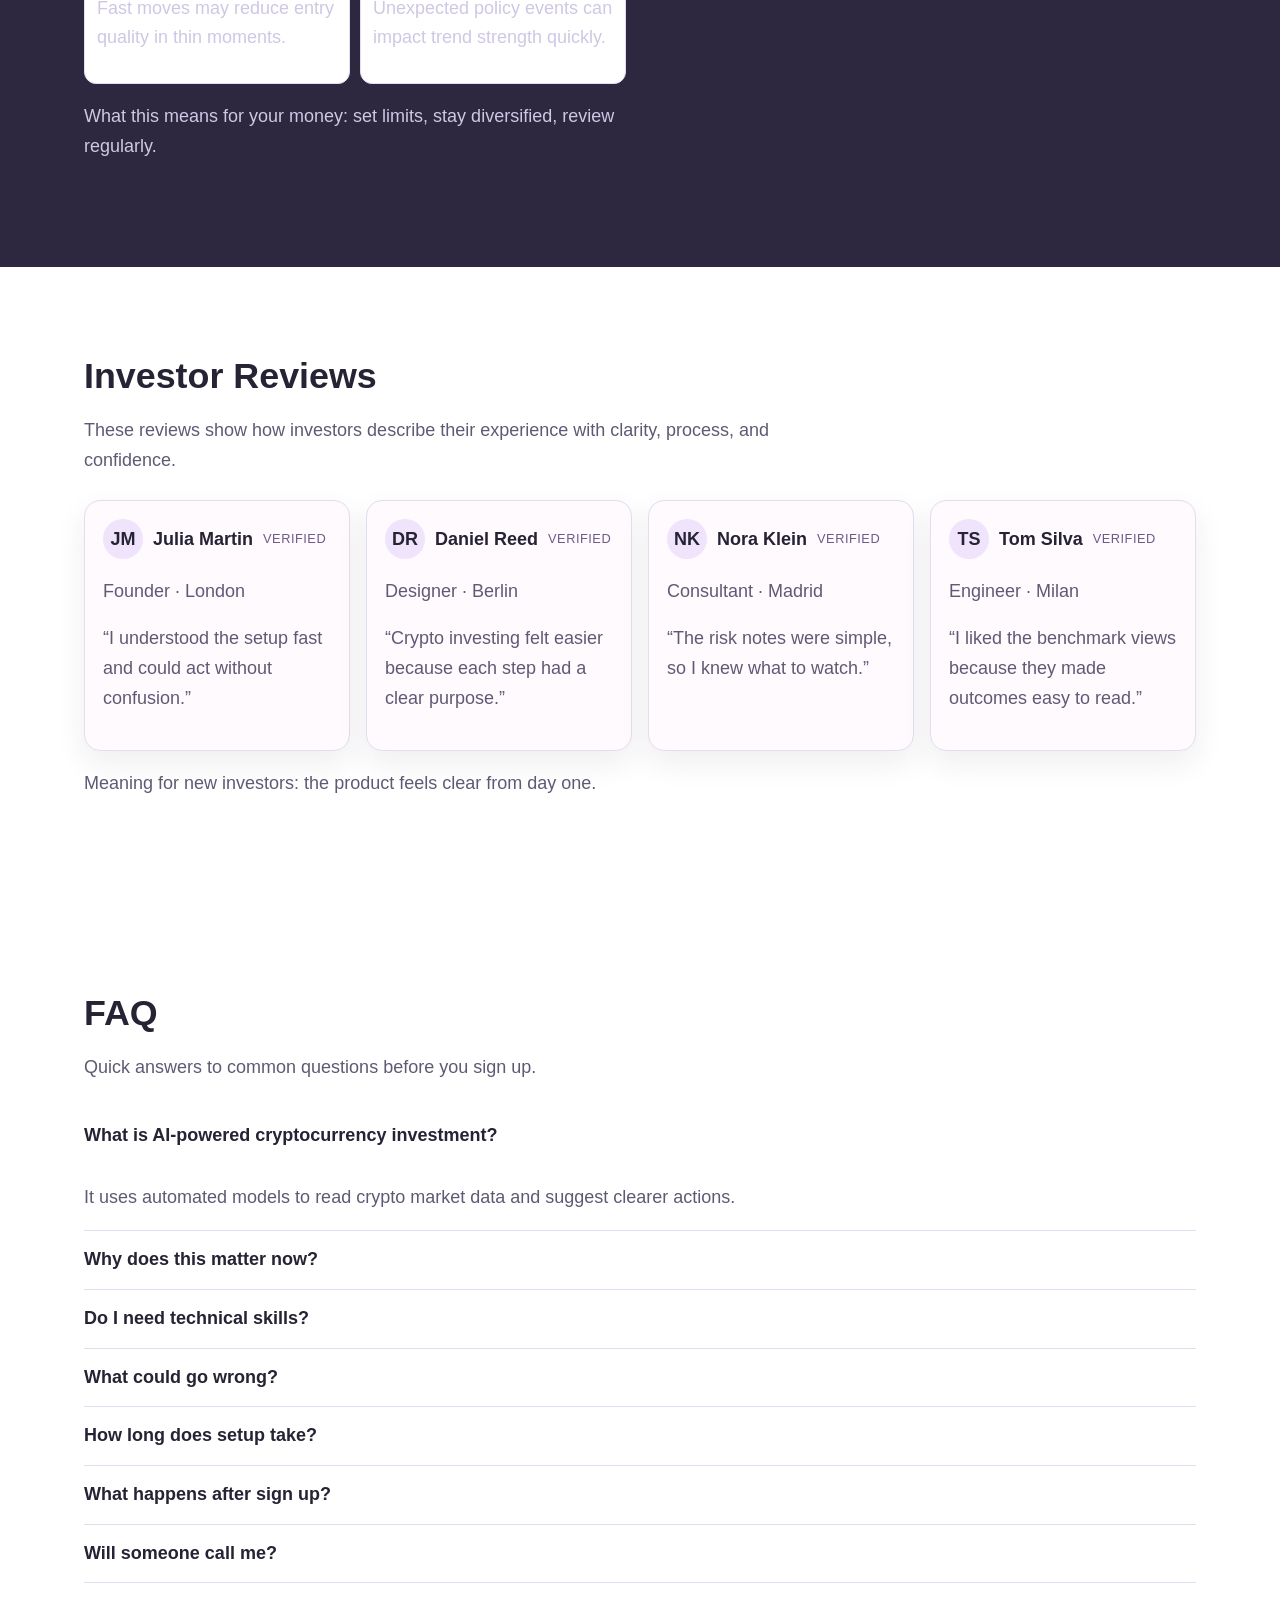
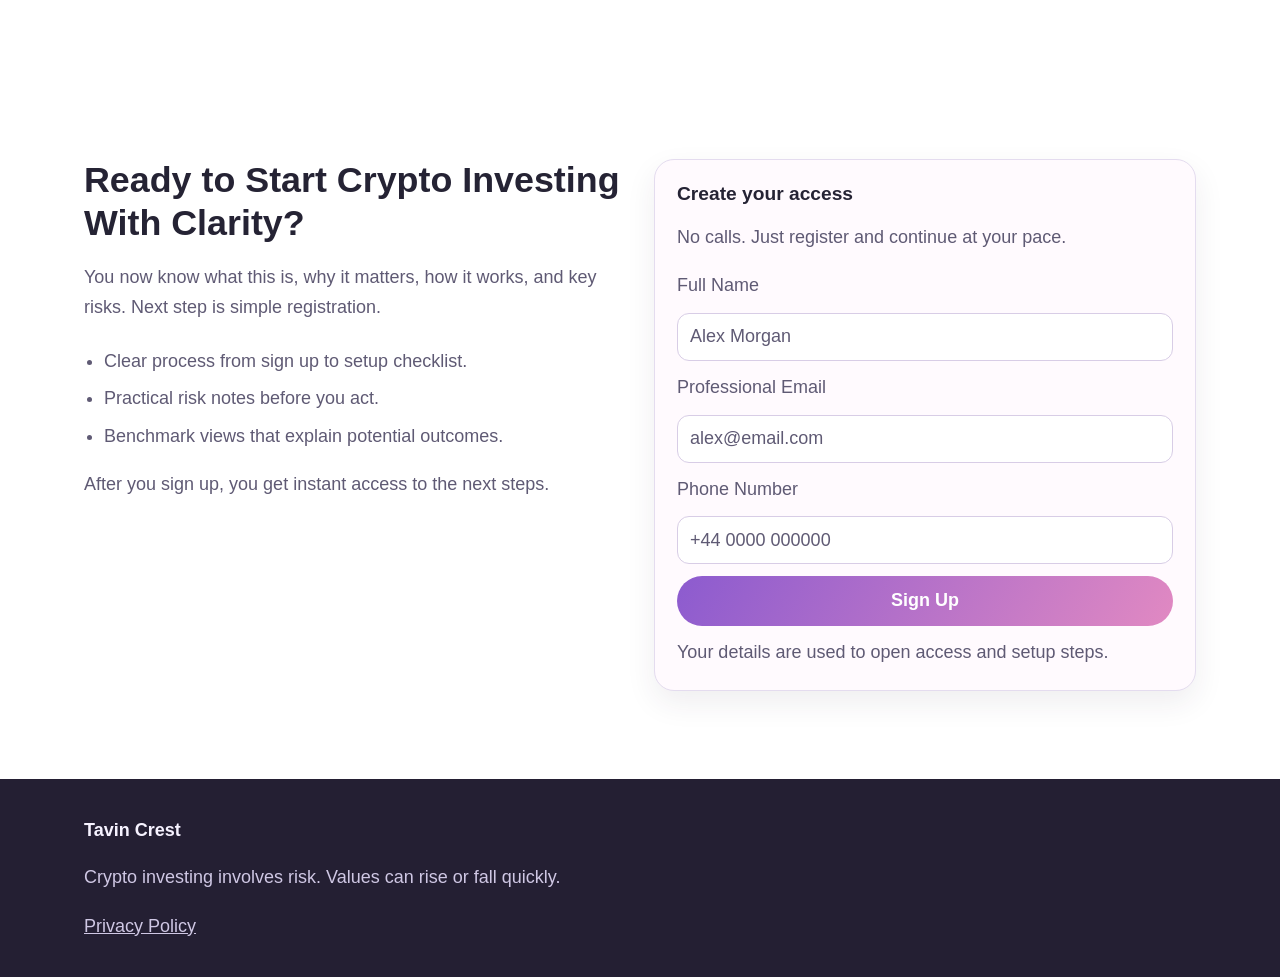
<file: fr/index.html>
<!doctype html>
<html lang="en">
<head>
  <meta charset="UTF-8">
  <meta name="viewport" content="width=device-width, initial-scale=1.0">
  <title>Tavin Crest | AI-Powered Cryptocurrency Investment | Français</title>
  <meta name="description" content="Tavin Crest gives investors a clear path into AI-powered cryptocurrency investment with simple steps and transparent risk notes. (Français page)">
  <link rel="canonical" href="https://tavincrest.com/fr/">
  <link rel="alternate" hreflang="en" href="https://tavincrest.com/">
<link rel="alternate" hreflang="de" href="https://tavincrest.com/de/">
<link rel="alternate" hreflang="fr" href="https://tavincrest.com/fr/">
<link rel="alternate" hreflang="es" href="https://tavincrest.com/es/">
<link rel="alternate" hreflang="it" href="https://tavincrest.com/it/">
<link rel="alternate" hreflang="tr" href="https://tavincrest.com/tr/">
<link rel="alternate" hreflang="pt" href="https://tavincrest.com/pt/">
<link rel="alternate" hreflang="ja" href="https://tavincrest.com/jp/">
<link rel="alternate" hreflang="sk" href="https://tavincrest.com/sk/">
<link rel="alternate" hreflang="nl-BE" href="https://tavincrest.com/be/">
<link rel="alternate" hreflang="x-default" href="https://tavincrest.com/">
  <meta property="og:title" content="Tavin Crest | AI-Powered Cryptocurrency Investment | Français">
  <meta property="og:description" content="Tavin Crest gives investors a clear path into AI-powered cryptocurrency investment with simple steps and transparent risk notes. (Français page)">
  <meta property="og:type" content="website">
  <meta property="og:url" content="https://tavincrest.com/fr/">
  <meta property="twitter:card" content="summary_large_image">
  <meta property="twitter:title" content="Tavin Crest | AI-Powered Cryptocurrency Investment | Français">
  <meta property="twitter:description" content="Tavin Crest gives investors a clear path into AI-powered cryptocurrency investment with simple steps and transparent risk notes. (Français page)">
  <link rel="stylesheet" href="../assets/style.css">
</head>
<body>
<header class="header">
  <div class="container nav-shell">
    <a class="brand" href="../index.html">Tavin Crest</a>
    <nav class="nav-center" aria-label="Main navigation">
      <a href="#market">Why Market</a><a href="#model">How It Works</a><a href="#metrics">Snapshot</a><a href="#risk">Risk</a><a href="#faq">FAQ</a>
    </nav>
    <div class="header-right">
      <div class="lang">
        <button class="lang-btn" type="button" aria-haspopup="true">Français</button>
        <div class="lang-menu"><a href="../index.html"><img src="https://flagcdn.com/gb.svg" alt="English flag" loading="lazy">English</a>
<a href="../de/index.html"><img src="https://flagcdn.com/de.svg" alt="Deutsch flag" loading="lazy">Deutsch</a>
<a href="../fr/index.html"><img src="https://flagcdn.com/fr.svg" alt="Français flag" loading="lazy">Français</a>
<a href="../es/index.html"><img src="https://flagcdn.com/es.svg" alt="Español flag" loading="lazy">Español</a>
<a href="../it/index.html"><img src="https://flagcdn.com/it.svg" alt="Italiano flag" loading="lazy">Italiano</a>
<a href="../tr/index.html"><img src="https://flagcdn.com/tr.svg" alt="Türkçe flag" loading="lazy">Türkçe</a>
<a href="../pt/index.html"><img src="https://flagcdn.com/pt.svg" alt="Português flag" loading="lazy">Português</a>
<a href="../jp/index.html"><img src="https://flagcdn.com/jp.svg" alt="日本語 flag" loading="lazy">日本語</a>
<a href="../sk/index.html"><img src="https://flagcdn.com/sk.svg" alt="Slovak flag" loading="lazy">Slovak</a>
<a href="../be/index.html"><img src="https://flagcdn.com/be.svg" alt="Nederlands (BE) flag" loading="lazy">Nederlands (BE)</a></div>
      </div>
      <a class="btn" href="#signup">Sign Up</a>
      <button class="burger" id="burgerOpen" aria-label="Open menu">☰</button>
    </div>
  </div>
</header>
<div class="modal-backdrop" id="drawerOverlay"></div>
<aside class="drawer" id="mobileDrawer" aria-label="Mobile menu">
  <div class="drawer-top"><strong>Menu</strong><button class="icon-btn" id="drawerClose" aria-label="Close menu">✕</button></div>
  <a href="#market">Why Market</a><a href="#model">How It Works</a><a href="#metrics">Snapshot</a><a href="#risk">Risk</a><a href="#faq">FAQ</a>
  <div class="lang" style="margin-top:16px;">
    <button class="lang-btn" type="button">Français</button>
    <div class="lang-menu"><a href="../index.html"><img src="https://flagcdn.com/gb.svg" alt="English flag" loading="lazy">English</a>
<a href="../de/index.html"><img src="https://flagcdn.com/de.svg" alt="Deutsch flag" loading="lazy">Deutsch</a>
<a href="../fr/index.html"><img src="https://flagcdn.com/fr.svg" alt="Français flag" loading="lazy">Français</a>
<a href="../es/index.html"><img src="https://flagcdn.com/es.svg" alt="Español flag" loading="lazy">Español</a>
<a href="../it/index.html"><img src="https://flagcdn.com/it.svg" alt="Italiano flag" loading="lazy">Italiano</a>
<a href="../tr/index.html"><img src="https://flagcdn.com/tr.svg" alt="Türkçe flag" loading="lazy">Türkçe</a>
<a href="../pt/index.html"><img src="https://flagcdn.com/pt.svg" alt="Português flag" loading="lazy">Português</a>
<a href="../jp/index.html"><img src="https://flagcdn.com/jp.svg" alt="日本語 flag" loading="lazy">日本語</a>
<a href="../sk/index.html"><img src="https://flagcdn.com/sk.svg" alt="Slovak flag" loading="lazy">Slovak</a>
<a href="../be/index.html"><img src="https://flagcdn.com/be.svg" alt="Nederlands (BE) flag" loading="lazy">Nederlands (BE)</a></div>
  </div>
  <a class="btn" href="#signup" style="margin-top:16px;">Sign Up</a>
</aside>

<main>
<section class="section light" id="signup">
  <div class="container hero-grid" data-reveal>
    <div>
      <h1>AI-Powered Cryptocurrency Investment for Clear, Practical Growth</h1>
      <p>Crypto investing now moves faster with AI tools that scan market signals in real time. Tavin Crest helps you follow a simple process, understand risk, and act with confidence. You get a clear setup path, transparent checks, and focused opportunities in blockchain investments. After you sign up, you get instant access to the next steps.</p>
      <div class="performance-panel">
        <div class="performance-head">Historical outcome range during favorable periods</div>
        <div class="performance-split">
          <div class="metric-box"><div class="metric-value">8–15%</div><div class="metric-label">Monthly range</div></div>
          <div class="metric-box"><div class="metric-value">80–200%</div><div class="metric-label">Annual range</div></div>
        </div>
        <div class="metric-note">Returns depend on market conditions. Not guaranteed.</div>
      </div>
    </div>
    <form class="form-card" aria-label="Hero sign up form">
      <h3 class="form-title">Start in minutes</h3>
      <p class="form-sub">Simple setup, clear actions, and full visibility from day one.</p>
      <div class="form-stack">
        <label for="name-1">Full Name</label><input id="name-1" required placeholder="Alex Morgan">
        <label for="email-1">Professional Email</label><input id="email-1" type="email" required placeholder="alex@email.com">
        <label for="phone-1">Phone Number</label><input id="phone-1" type="tel" required placeholder="+44 0000 000000">
        <button class="btn" type="submit">Sign Up</button>
        <small class="form-confirm">We keep your details secure and only use them for setup.</small>
      </div>
    </form>
  </div>
</section>

<section class="section light" id="market"><div class="container two-col" data-reveal><div><h2>Why Crypto Investing Matters Now</h2><p class="section-intro">AI is improving how people track crypto investing opportunities. Better tools make market moves easier to read.</p><ul class="bullets"><li>More global adoption means blockchain investments are becoming mainstream.</li><li>AI models now spot trend shifts earlier than manual tracking.</li><li>Faster data helps investors react with better timing.</li></ul><p>What it means: you can act with structure instead of guesswork.</p></div><div class="visual-card"><div class="visual-title">Adoption Mix</div><div class="stack-bar"><div class="seg a"></div><div class="seg b"></div><div class="seg c"></div></div><div class="benchmark">Typical range benchmark: mature markets hold around 60% share.</div><div class="interpret">Investor implication: wider participation can improve trade depth and exit options.</div></div></div></section>

<section class="section dark" id="model"><div class="container two-col" data-reveal><div><h2>How It Works</h2><p class="section-intro">Here is the AI-powered cryptocurrency investment flow in five clear steps. Each step keeps decisions simple and visible.</p><div class="timeline"><div class="t-item"><div class="t-hour">0h</div><div class="card"><h3>Sign Up</h3><p>Create your account and verify your details quickly.</p></div></div><div class="t-item"><div class="t-hour">4h</div><div class="card"><h3>Set Preferences</h3><p>Choose comfort level and target speed of action.</p></div></div><div class="t-item"><div class="t-hour">12h</div><div class="card"><h3>Review Options</h3><p>See filtered opportunities with clear risk notes.</p></div></div><div class="t-item"><div class="t-hour">24h</div><div class="card"><h3>Confirm Setup</h3><p>Apply your choices and activate your plan path.</p></div></div><div class="t-item"><div class="t-hour">48h</div><div class="card"><h3>Track Results</h3><p>Monitor updates with simple context and benchmarks.</p></div></div></div><p>After you sign up, you will see a clear setup checklist.</p></div><div class="card"><h3>Process Clarity</h3><ul class="bullets"><li>Every step shows expected action and expected outcome.</li><li>You can review the options and choose what to do next.</li><li>Risk alerts appear before any important decision point.</li></ul><p>What it means: less confusion, faster informed decisions.</p></div></div></section>

<section class="section light" id="focus"><div class="container" data-reveal><h2>What We Focus On</h2><p class="section-intro">We select crypto investing opportunities using practical filters, not hype. The goal is clear opportunities with readable risk.</p><div class="card-grid-3"><article class="card"><h3>Signal Quality</h3><p>We prefer assets with stable data and clear momentum behavior.</p><small class="muted">Cleaner signals reduce noise.</small></article><article class="card"><h3>Market Depth</h3><p>We focus on active markets where entries and exits stay smoother.</p><small class="muted">Depth supports better execution.</small></article><article class="card"><h3>Risk Controls</h3><p>Each setup includes limits to cap downside during sudden volatility.</p><small class="muted">Protection before speed.</small></article></div><p>Investor implication: you get a disciplined selection path built for clarity.</p></div></section>

<section class="section light" id="metrics"><div class="container two-col" data-reveal><div class="visual-card"><div class="visual-title">Outcome Comparison</div><div class="compare-bars"><div class="compare-row"><span>Our model</span><div class="track"><div class="fill-us"></div></div><strong>72</strong></div><div class="compare-row"><span>Market avg</span><div class="track"><div class="fill-mk"></div></div><strong>48</strong></div></div><div class="benchmark">Benchmark line: market average outcome index at 48.</div><div class="interpret">What it means: stronger consistency during active market windows.</div></div><div><h2>Performance Snapshot</h2><p class="section-intro">This snapshot gives a simple view of potential outcomes in crypto investing cycles. It highlights direction, comparison, and practical meaning.</p><ul class="bullets"><li>Primary metric: outcome index 72 in favorable periods.</li><li>Comparison metric: market average index 48 over same window.</li><li>Interpretation: AI filtering can improve timing consistency.</li></ul><p>Returns can vary, so use this as context, not a promise.</p></div></div></section>

<section class="section light" id="insights"><div class="container two-col" data-reveal><div><h2>Insights That Drive Returns</h2><p class="section-intro">AI investing in crypto improves when signals are clear and fast. We monitor the drivers that matter most.</p><div class="ring-wrap"><div><div class="ring" style="--pct:68" data-value="68%"></div><p>Trend strength</p></div><div><div class="ring" style="--pct:61" data-value="61%"></div><p>Flow stability</p></div><div><div class="ring" style="--pct:74" data-value="74%"></div><p>Execution speed</p></div></div><p>Interpretation: better trend and speed alignment can support cleaner entries.</p></div><div class="visual-card"><div class="visual-title">Distribution by Setup Type</div><div class="vertical-set"><div class="v-col"><span style="height:48%"></span></div><div class="v-col"><span style="height:65%"></span></div><div class="v-col"><span style="height:78%"></span></div><div class="v-col"><span style="height:56%"></span></div></div><div class="benchmark">Typical range baseline: balanced models usually sit near 55% median.</div><div class="interpret">Investor implication: diversified setup types can smooth outcome swings.</div></div></div></section>

<section class="section dark" id="risk"><div class="container two-col" data-reveal><div><h2>Simple Risk View</h2><p class="section-intro">Crypto investing has real risk. We explain common issues and how we reduce exposure.</p><div class="risk-matrix"><div class="risk-cell"><h3>High Volatility</h3><p>Prices can move fast in either direction within hours.</p></div><div class="risk-cell"><h3>Signal Failure</h3><p>Some AI signals can fail during unusual market shocks.</p></div><div class="risk-cell"><h3>Execution Delay</h3><p>Fast moves may reduce entry quality in thin moments.</p></div><div class="risk-cell"><h3>News Shock</h3><p>Unexpected policy events can impact trend strength quickly.</p></div></div><p>What this means for your money: set limits, stay diversified, review regularly.</p></div><div class="card"><h3>How We Reduce Risk</h3><ul class="bullets"><li>Position limits prevent oversized exposure to one trade.</li><li>Multi-signal checks lower false entry probability.</li><li>Scenario filters pause actions during unstable periods.</li></ul><p>Risk cannot be removed, but it can be managed with clear rules.</p></div></div></section>

<section class="section light" id="reviews"><div class="container" data-reveal><h2>Investor Reviews</h2><p class="section-intro">These reviews show how investors describe their experience with clarity, process, and confidence.</p><div class="card-grid-4"><article class="card review-card"><div class="row"><div class="avatar">JM</div><strong>Julia Martin</strong><span class="verified">VERIFIED</span></div><p>Founder · London</p><p>“I understood the setup fast and could act without confusion.”</p></article><article class="card review-card"><div class="row"><div class="avatar">DR</div><strong>Daniel Reed</strong><span class="verified">VERIFIED</span></div><p>Designer · Berlin</p><p>“Crypto investing felt easier because each step had a clear purpose.”</p></article><article class="card review-card"><div class="row"><div class="avatar">NK</div><strong>Nora Klein</strong><span class="verified">VERIFIED</span></div><p>Consultant · Madrid</p><p>“The risk notes were simple, so I knew what to watch.”</p></article><article class="card review-card"><div class="row"><div class="avatar">TS</div><strong>Tom Silva</strong><span class="verified">VERIFIED</span></div><p>Engineer · Milan</p><p>“I liked the benchmark views because they made outcomes easy to read.”</p></article></div><p>Meaning for new investors: the product feels clear from day one.</p></div></section>

<section class="section light" id="faq"><div class="container" data-reveal><h2>FAQ</h2><p class="section-intro">Quick answers to common questions before you sign up.</p><div class="faq-list"><div class="faq-item open"><button class="faq-q">What is AI-powered cryptocurrency investment?</button><div class="faq-a"><p>It uses automated models to read crypto market data and suggest clearer actions.</p></div></div><div class="faq-item"><button class="faq-q">Why does this matter now?</button><div class="faq-a"><p>Data moves quickly now, so AI tools can help investors react faster and more clearly.</p></div></div><div class="faq-item"><button class="faq-q">Do I need technical skills?</button><div class="faq-a"><p>No. The platform explains each step in simple words and guided actions.</p></div></div><div class="faq-item"><button class="faq-q">What could go wrong?</button><div class="faq-a"><p>Markets can drop fast, and no model is perfect. Use limits and review your choices.</p></div></div><div class="faq-item"><button class="faq-q">How long does setup take?</button><div class="faq-a"><p>Most people complete account setup and first review in under 48 hours.</p></div></div><div class="faq-item"><button class="faq-q">What happens after sign up?</button><div class="faq-a"><p>After you sign up, you can review the options and choose what to do next.</p></div></div><div class="faq-item"><button class="faq-q">Will someone call me?</button><div class="faq-a"><p>No calls are required. We may send a short email to confirm your details.</p></div></div></div></section>

<section class="section light" id="final"><div class="container two-col" data-reveal><div><h2>Ready to Start Crypto Investing With Clarity?</h2><p class="section-intro">You now know what this is, why it matters, how it works, and key risks. Next step is simple registration.</p><ul class="bullets"><li>Clear process from sign up to setup checklist.</li><li>Practical risk notes before you act.</li><li>Benchmark views that explain potential outcomes.</li></ul><p>After you sign up, you get instant access to the next steps.</p></div><form class="form-card" aria-label="Final sign up form"><h3 class="form-title">Create your access</h3><p class="form-sub">No calls. Just register and continue at your pace.</p><div class="form-stack"><label for="name-2">Full Name</label><input id="name-2" required placeholder="Alex Morgan"><label for="email-2">Professional Email</label><input id="email-2" type="email" required placeholder="alex@email.com"><label for="phone-2">Phone Number</label><input id="phone-2" type="tel" required placeholder="+44 0000 000000"><button class="btn" type="submit">Sign Up</button><small class="form-confirm">Your details are used to open access and setup steps.</small></div></form></div></section>
</main>

<footer class="footer"><div class="container"><strong>Tavin Crest</strong><p>Crypto investing involves risk. Values can rise or fall quickly.</p><a href="#" data-open-privacy>Privacy Policy</a></div></footer>

<div class="modal-backdrop" id="privacyModal" role="dialog" aria-modal="true" aria-label="Privacy policy">
  <div class="modal">
    <div class="modal-head"><h3>Privacy Policy</h3><button class="icon-btn" id="privacyCloseX" aria-label="Close privacy modal">✕</button></div>
    <p><strong>Introduction:</strong> We explain what data we collect and why.</p>
    <p><strong>Data collection:</strong> We collect name, email, phone, and usage events.</p>
    <p><strong>Legal basis:</strong> We process data to deliver requested service and improve product quality.</p>
    <p><strong>Cookies:</strong> Cookies help session security and basic analytics.</p>
    <p><strong>Retention:</strong> We keep data only as long as needed for service and legal duties.</p>
    <p><strong>Third-party sharing:</strong> We share limited data with hosting, email, and analytics providers.</p>
    <p><strong>Security:</strong> We use access controls, encryption, and monitoring checks.</p>
    <p><strong>User rights:</strong> You can request access, correction, deletion, or export of your data.</p>
    <p><strong>International transfers:</strong> Some providers process data in other countries with safeguards.</p>
    <p><strong>Industry risk disclosure:</strong> Crypto investing can be volatile and may lead to losses.</p>
    <p><strong>Contact:</strong> privacy@tavincrest.com</p>
    <div class="modal-footer"><button class="btn" type="button" id="privacyClose">Close</button></div>
  </div>
</div>

<script type="application/ld+json">{"@context":"https://schema.org","@type":"Organization","name":"Tavin Crest","url":"https://tavincrest.com","logo":"https://tavincrest.com/assets/img/logo.png"}</script>
<script type="application/ld+json">{"@context":"https://schema.org","@type":"WebSite","name":"Tavin Crest","url":"https://tavincrest.com"}</script>
<script type="application/ld+json">{"@context":"https://schema.org","@type":"FAQPage","mainEntity":[{"@type":"Question","name":"What is AI-powered cryptocurrency investment?","acceptedAnswer":{"@type":"Answer","text":"It uses automated models to read crypto market data and suggest clearer actions."}},{"@type":"Question","name":"What happens after sign up?","acceptedAnswer":{"@type":"Answer","text":"After you sign up, you can review the options and choose what to do next."}}]}</script>
<script type="application/ld+json">{"@context":"https://schema.org","@type":"Review","author":{"@type":"Person","name":"Julia Martin"},"reviewBody":"I understood the setup fast and could act without confusion.","itemReviewed":{"@type":"Service","name":"Tavin Crest AI-Powered Cryptocurrency Investment"}}</script>
<script src="../assets/app.js" defer></script>
</body>
</html>
</file>
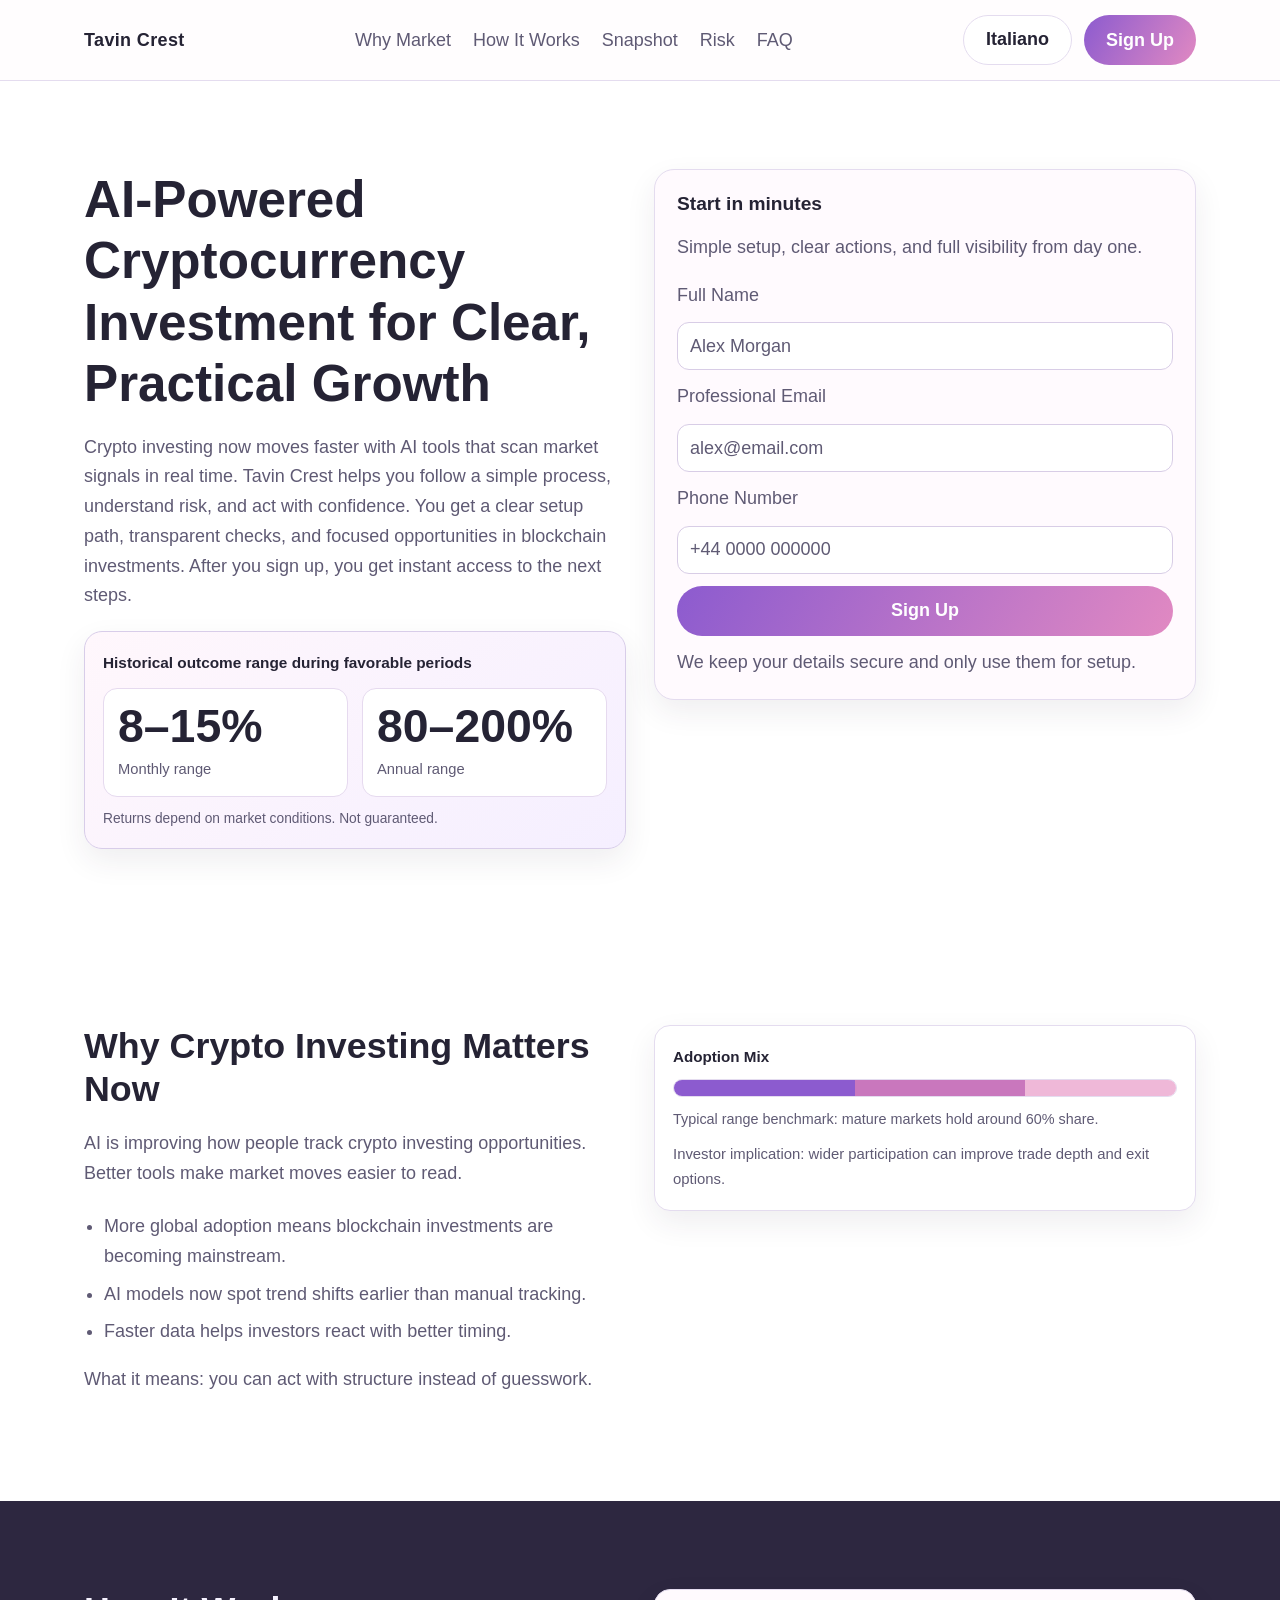
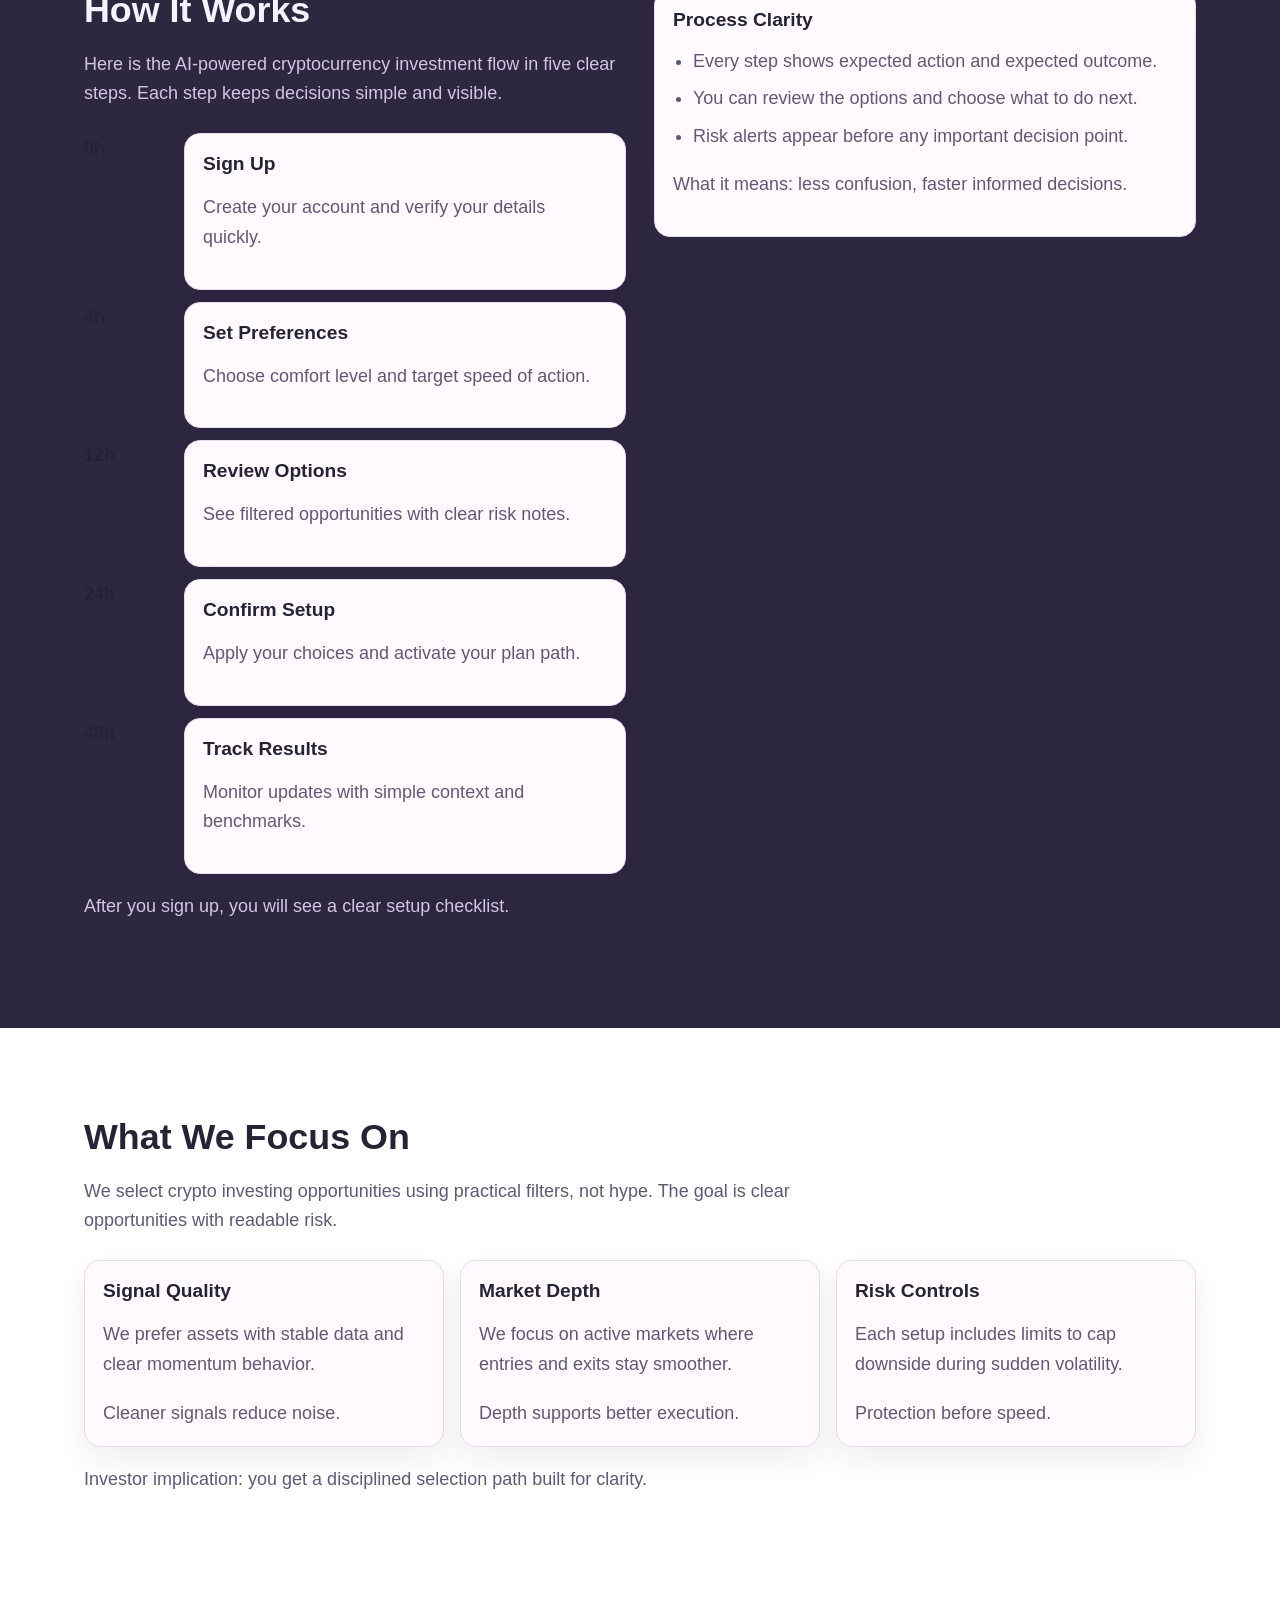
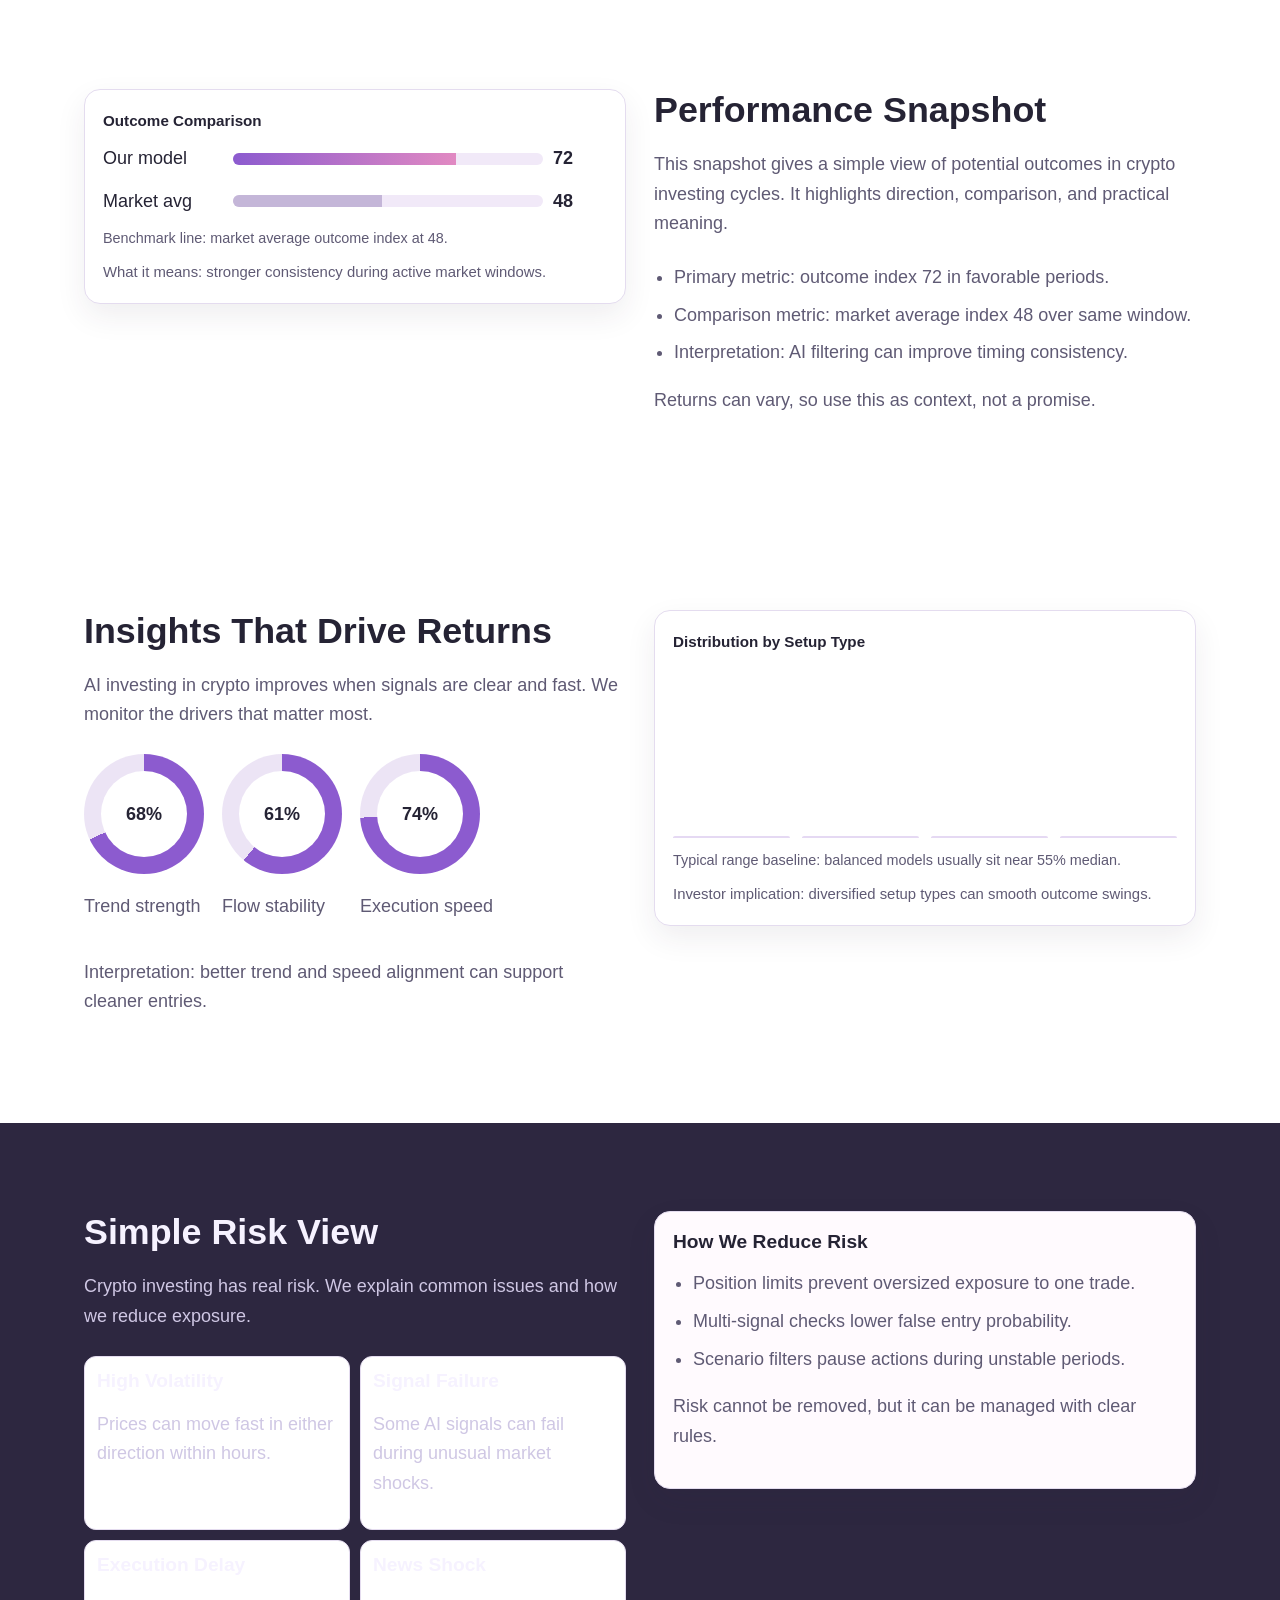
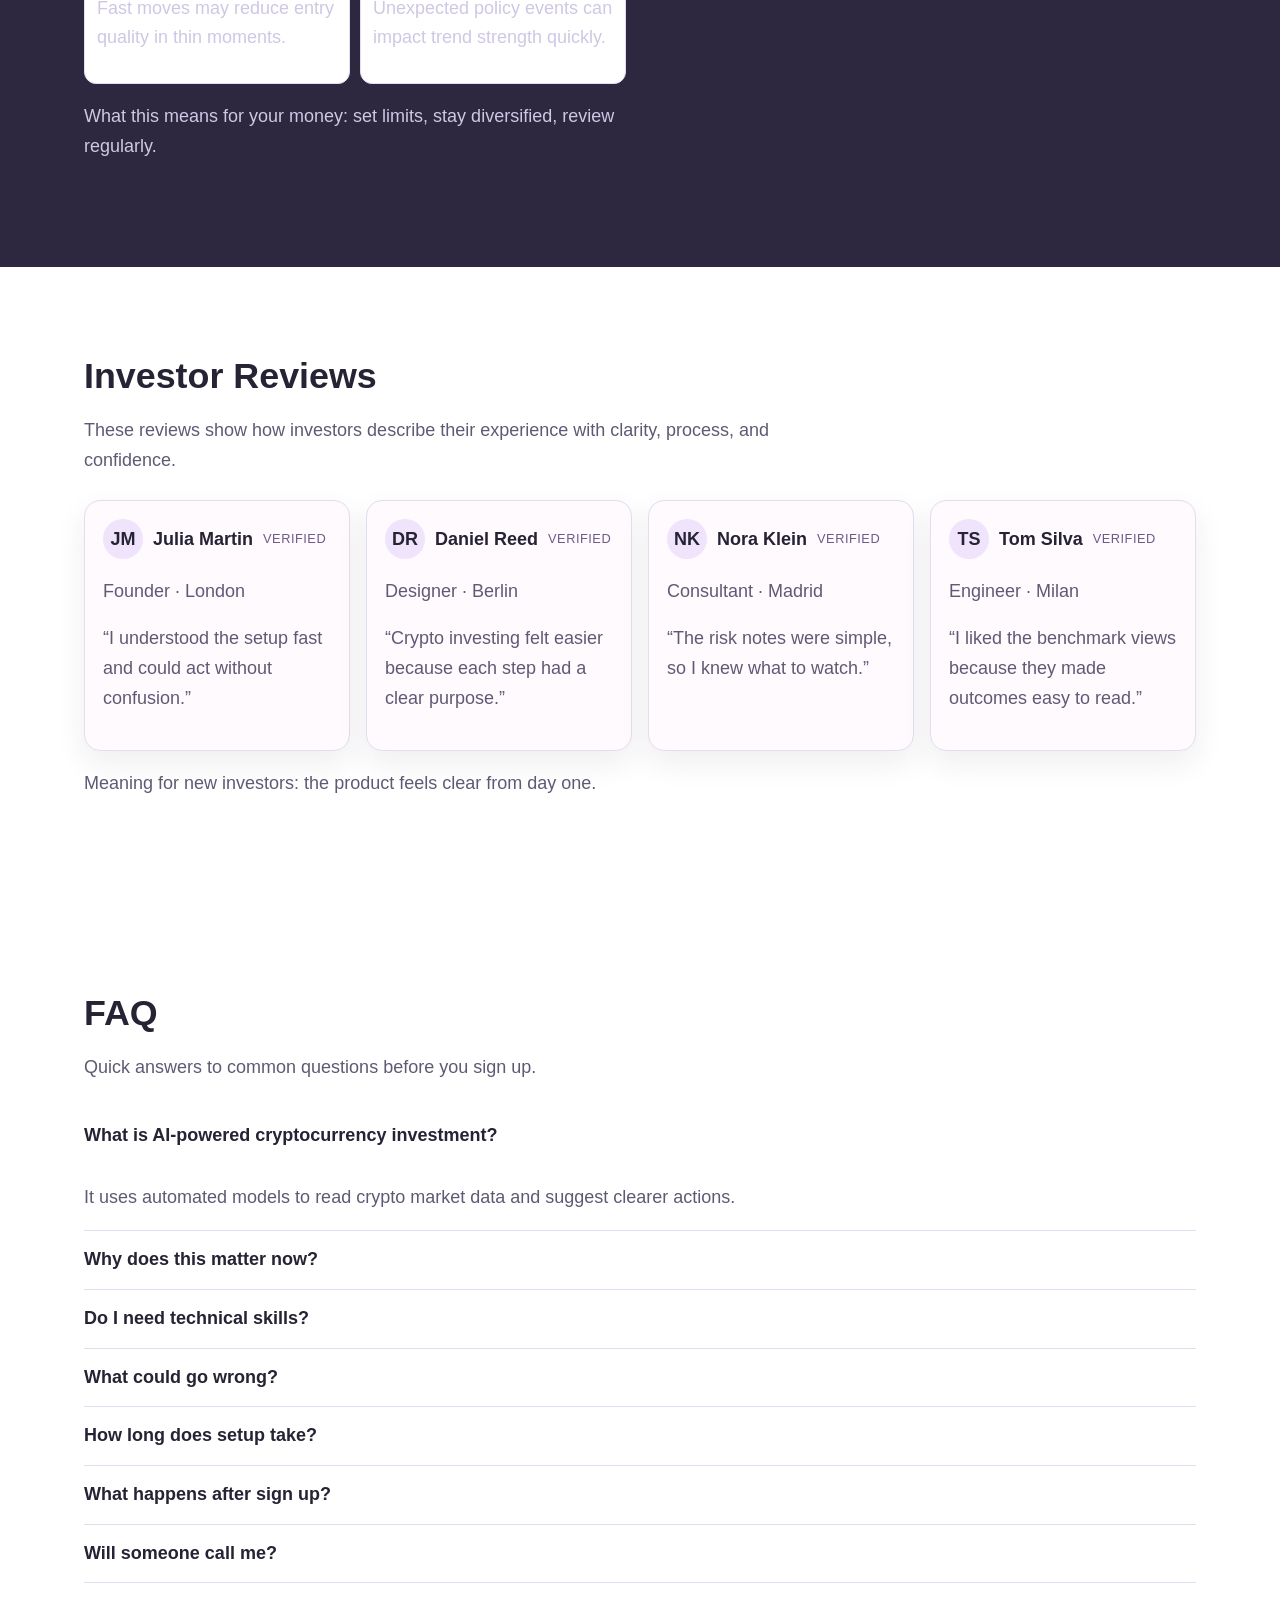
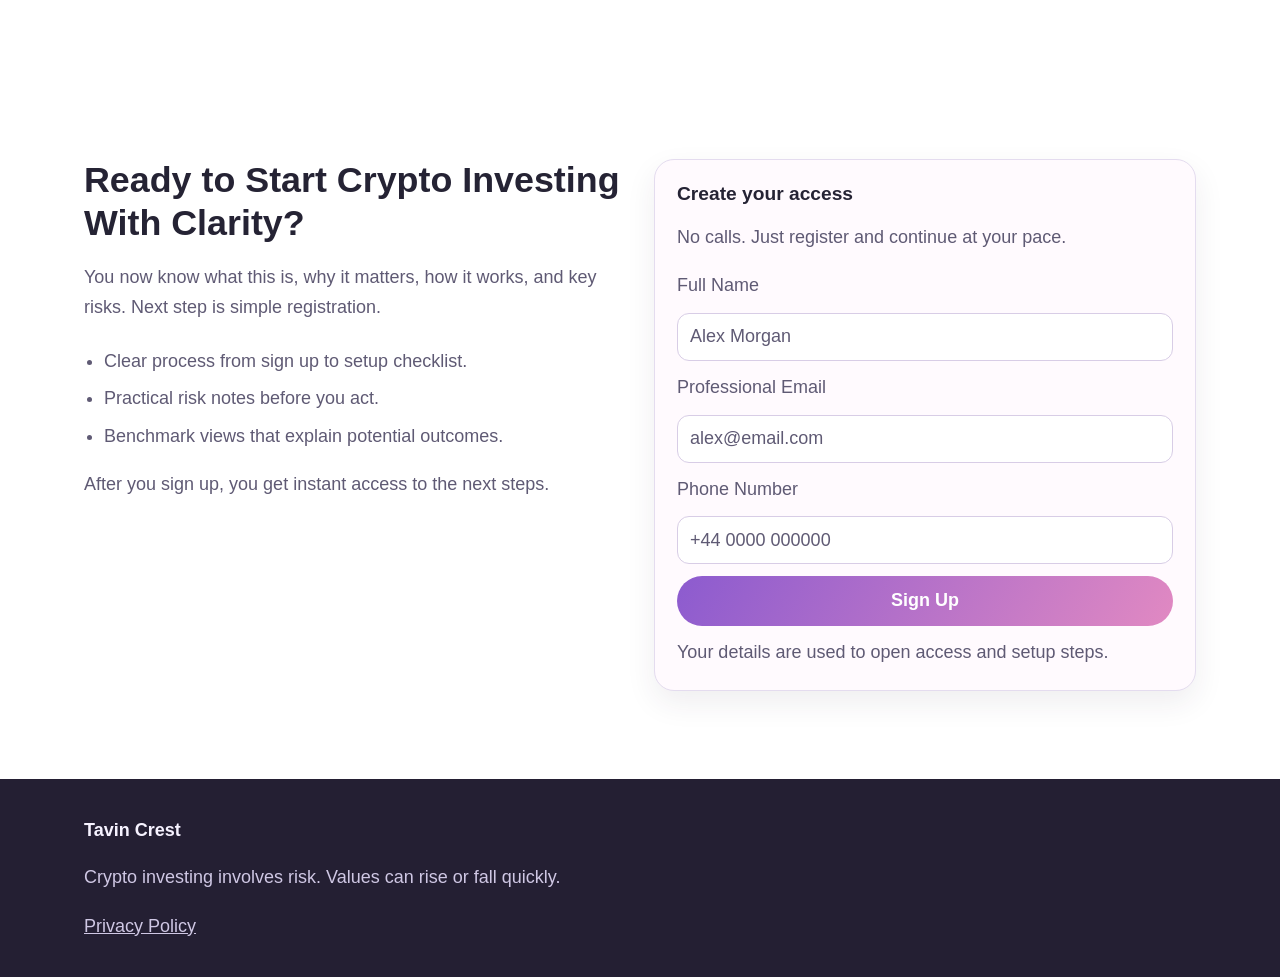
<file: it/index.html>
<!doctype html>
<html lang="en">
<head>
  <meta charset="UTF-8">
  <meta name="viewport" content="width=device-width, initial-scale=1.0">
  <title>Tavin Crest | AI-Powered Cryptocurrency Investment | Italiano</title>
  <meta name="description" content="Tavin Crest gives investors a clear path into AI-powered cryptocurrency investment with simple steps and transparent risk notes. (Italiano page)">
  <link rel="canonical" href="https://tavincrest.com/it/">
  <link rel="alternate" hreflang="en" href="https://tavincrest.com/">
<link rel="alternate" hreflang="de" href="https://tavincrest.com/de/">
<link rel="alternate" hreflang="fr" href="https://tavincrest.com/fr/">
<link rel="alternate" hreflang="es" href="https://tavincrest.com/es/">
<link rel="alternate" hreflang="it" href="https://tavincrest.com/it/">
<link rel="alternate" hreflang="tr" href="https://tavincrest.com/tr/">
<link rel="alternate" hreflang="pt" href="https://tavincrest.com/pt/">
<link rel="alternate" hreflang="ja" href="https://tavincrest.com/jp/">
<link rel="alternate" hreflang="sk" href="https://tavincrest.com/sk/">
<link rel="alternate" hreflang="nl-BE" href="https://tavincrest.com/be/">
<link rel="alternate" hreflang="x-default" href="https://tavincrest.com/">
  <meta property="og:title" content="Tavin Crest | AI-Powered Cryptocurrency Investment | Italiano">
  <meta property="og:description" content="Tavin Crest gives investors a clear path into AI-powered cryptocurrency investment with simple steps and transparent risk notes. (Italiano page)">
  <meta property="og:type" content="website">
  <meta property="og:url" content="https://tavincrest.com/it/">
  <meta property="twitter:card" content="summary_large_image">
  <meta property="twitter:title" content="Tavin Crest | AI-Powered Cryptocurrency Investment | Italiano">
  <meta property="twitter:description" content="Tavin Crest gives investors a clear path into AI-powered cryptocurrency investment with simple steps and transparent risk notes. (Italiano page)">
  <link rel="stylesheet" href="../assets/style.css">
</head>
<body>
<header class="header">
  <div class="container nav-shell">
    <a class="brand" href="../index.html">Tavin Crest</a>
    <nav class="nav-center" aria-label="Main navigation">
      <a href="#market">Why Market</a><a href="#model">How It Works</a><a href="#metrics">Snapshot</a><a href="#risk">Risk</a><a href="#faq">FAQ</a>
    </nav>
    <div class="header-right">
      <div class="lang">
        <button class="lang-btn" type="button" aria-haspopup="true">Italiano</button>
        <div class="lang-menu"><a href="../index.html"><img src="https://flagcdn.com/gb.svg" alt="English flag" loading="lazy">English</a>
<a href="../de/index.html"><img src="https://flagcdn.com/de.svg" alt="Deutsch flag" loading="lazy">Deutsch</a>
<a href="../fr/index.html"><img src="https://flagcdn.com/fr.svg" alt="Français flag" loading="lazy">Français</a>
<a href="../es/index.html"><img src="https://flagcdn.com/es.svg" alt="Español flag" loading="lazy">Español</a>
<a href="../it/index.html"><img src="https://flagcdn.com/it.svg" alt="Italiano flag" loading="lazy">Italiano</a>
<a href="../tr/index.html"><img src="https://flagcdn.com/tr.svg" alt="Türkçe flag" loading="lazy">Türkçe</a>
<a href="../pt/index.html"><img src="https://flagcdn.com/pt.svg" alt="Português flag" loading="lazy">Português</a>
<a href="../jp/index.html"><img src="https://flagcdn.com/jp.svg" alt="日本語 flag" loading="lazy">日本語</a>
<a href="../sk/index.html"><img src="https://flagcdn.com/sk.svg" alt="Slovak flag" loading="lazy">Slovak</a>
<a href="../be/index.html"><img src="https://flagcdn.com/be.svg" alt="Nederlands (BE) flag" loading="lazy">Nederlands (BE)</a></div>
      </div>
      <a class="btn" href="#signup">Sign Up</a>
      <button class="burger" id="burgerOpen" aria-label="Open menu">☰</button>
    </div>
  </div>
</header>
<div class="modal-backdrop" id="drawerOverlay"></div>
<aside class="drawer" id="mobileDrawer" aria-label="Mobile menu">
  <div class="drawer-top"><strong>Menu</strong><button class="icon-btn" id="drawerClose" aria-label="Close menu">✕</button></div>
  <a href="#market">Why Market</a><a href="#model">How It Works</a><a href="#metrics">Snapshot</a><a href="#risk">Risk</a><a href="#faq">FAQ</a>
  <div class="lang" style="margin-top:16px;">
    <button class="lang-btn" type="button">Italiano</button>
    <div class="lang-menu"><a href="../index.html"><img src="https://flagcdn.com/gb.svg" alt="English flag" loading="lazy">English</a>
<a href="../de/index.html"><img src="https://flagcdn.com/de.svg" alt="Deutsch flag" loading="lazy">Deutsch</a>
<a href="../fr/index.html"><img src="https://flagcdn.com/fr.svg" alt="Français flag" loading="lazy">Français</a>
<a href="../es/index.html"><img src="https://flagcdn.com/es.svg" alt="Español flag" loading="lazy">Español</a>
<a href="../it/index.html"><img src="https://flagcdn.com/it.svg" alt="Italiano flag" loading="lazy">Italiano</a>
<a href="../tr/index.html"><img src="https://flagcdn.com/tr.svg" alt="Türkçe flag" loading="lazy">Türkçe</a>
<a href="../pt/index.html"><img src="https://flagcdn.com/pt.svg" alt="Português flag" loading="lazy">Português</a>
<a href="../jp/index.html"><img src="https://flagcdn.com/jp.svg" alt="日本語 flag" loading="lazy">日本語</a>
<a href="../sk/index.html"><img src="https://flagcdn.com/sk.svg" alt="Slovak flag" loading="lazy">Slovak</a>
<a href="../be/index.html"><img src="https://flagcdn.com/be.svg" alt="Nederlands (BE) flag" loading="lazy">Nederlands (BE)</a></div>
  </div>
  <a class="btn" href="#signup" style="margin-top:16px;">Sign Up</a>
</aside>

<main>
<section class="section light" id="signup">
  <div class="container hero-grid" data-reveal>
    <div>
      <h1>AI-Powered Cryptocurrency Investment for Clear, Practical Growth</h1>
      <p>Crypto investing now moves faster with AI tools that scan market signals in real time. Tavin Crest helps you follow a simple process, understand risk, and act with confidence. You get a clear setup path, transparent checks, and focused opportunities in blockchain investments. After you sign up, you get instant access to the next steps.</p>
      <div class="performance-panel">
        <div class="performance-head">Historical outcome range during favorable periods</div>
        <div class="performance-split">
          <div class="metric-box"><div class="metric-value">8–15%</div><div class="metric-label">Monthly range</div></div>
          <div class="metric-box"><div class="metric-value">80–200%</div><div class="metric-label">Annual range</div></div>
        </div>
        <div class="metric-note">Returns depend on market conditions. Not guaranteed.</div>
      </div>
    </div>
    <form class="form-card" aria-label="Hero sign up form">
      <h3 class="form-title">Start in minutes</h3>
      <p class="form-sub">Simple setup, clear actions, and full visibility from day one.</p>
      <div class="form-stack">
        <label for="name-1">Full Name</label><input id="name-1" required placeholder="Alex Morgan">
        <label for="email-1">Professional Email</label><input id="email-1" type="email" required placeholder="alex@email.com">
        <label for="phone-1">Phone Number</label><input id="phone-1" type="tel" required placeholder="+44 0000 000000">
        <button class="btn" type="submit">Sign Up</button>
        <small class="form-confirm">We keep your details secure and only use them for setup.</small>
      </div>
    </form>
  </div>
</section>

<section class="section light" id="market"><div class="container two-col" data-reveal><div><h2>Why Crypto Investing Matters Now</h2><p class="section-intro">AI is improving how people track crypto investing opportunities. Better tools make market moves easier to read.</p><ul class="bullets"><li>More global adoption means blockchain investments are becoming mainstream.</li><li>AI models now spot trend shifts earlier than manual tracking.</li><li>Faster data helps investors react with better timing.</li></ul><p>What it means: you can act with structure instead of guesswork.</p></div><div class="visual-card"><div class="visual-title">Adoption Mix</div><div class="stack-bar"><div class="seg a"></div><div class="seg b"></div><div class="seg c"></div></div><div class="benchmark">Typical range benchmark: mature markets hold around 60% share.</div><div class="interpret">Investor implication: wider participation can improve trade depth and exit options.</div></div></div></section>

<section class="section dark" id="model"><div class="container two-col" data-reveal><div><h2>How It Works</h2><p class="section-intro">Here is the AI-powered cryptocurrency investment flow in five clear steps. Each step keeps decisions simple and visible.</p><div class="timeline"><div class="t-item"><div class="t-hour">0h</div><div class="card"><h3>Sign Up</h3><p>Create your account and verify your details quickly.</p></div></div><div class="t-item"><div class="t-hour">4h</div><div class="card"><h3>Set Preferences</h3><p>Choose comfort level and target speed of action.</p></div></div><div class="t-item"><div class="t-hour">12h</div><div class="card"><h3>Review Options</h3><p>See filtered opportunities with clear risk notes.</p></div></div><div class="t-item"><div class="t-hour">24h</div><div class="card"><h3>Confirm Setup</h3><p>Apply your choices and activate your plan path.</p></div></div><div class="t-item"><div class="t-hour">48h</div><div class="card"><h3>Track Results</h3><p>Monitor updates with simple context and benchmarks.</p></div></div></div><p>After you sign up, you will see a clear setup checklist.</p></div><div class="card"><h3>Process Clarity</h3><ul class="bullets"><li>Every step shows expected action and expected outcome.</li><li>You can review the options and choose what to do next.</li><li>Risk alerts appear before any important decision point.</li></ul><p>What it means: less confusion, faster informed decisions.</p></div></div></section>

<section class="section light" id="focus"><div class="container" data-reveal><h2>What We Focus On</h2><p class="section-intro">We select crypto investing opportunities using practical filters, not hype. The goal is clear opportunities with readable risk.</p><div class="card-grid-3"><article class="card"><h3>Signal Quality</h3><p>We prefer assets with stable data and clear momentum behavior.</p><small class="muted">Cleaner signals reduce noise.</small></article><article class="card"><h3>Market Depth</h3><p>We focus on active markets where entries and exits stay smoother.</p><small class="muted">Depth supports better execution.</small></article><article class="card"><h3>Risk Controls</h3><p>Each setup includes limits to cap downside during sudden volatility.</p><small class="muted">Protection before speed.</small></article></div><p>Investor implication: you get a disciplined selection path built for clarity.</p></div></section>

<section class="section light" id="metrics"><div class="container two-col" data-reveal><div class="visual-card"><div class="visual-title">Outcome Comparison</div><div class="compare-bars"><div class="compare-row"><span>Our model</span><div class="track"><div class="fill-us"></div></div><strong>72</strong></div><div class="compare-row"><span>Market avg</span><div class="track"><div class="fill-mk"></div></div><strong>48</strong></div></div><div class="benchmark">Benchmark line: market average outcome index at 48.</div><div class="interpret">What it means: stronger consistency during active market windows.</div></div><div><h2>Performance Snapshot</h2><p class="section-intro">This snapshot gives a simple view of potential outcomes in crypto investing cycles. It highlights direction, comparison, and practical meaning.</p><ul class="bullets"><li>Primary metric: outcome index 72 in favorable periods.</li><li>Comparison metric: market average index 48 over same window.</li><li>Interpretation: AI filtering can improve timing consistency.</li></ul><p>Returns can vary, so use this as context, not a promise.</p></div></div></section>

<section class="section light" id="insights"><div class="container two-col" data-reveal><div><h2>Insights That Drive Returns</h2><p class="section-intro">AI investing in crypto improves when signals are clear and fast. We monitor the drivers that matter most.</p><div class="ring-wrap"><div><div class="ring" style="--pct:68" data-value="68%"></div><p>Trend strength</p></div><div><div class="ring" style="--pct:61" data-value="61%"></div><p>Flow stability</p></div><div><div class="ring" style="--pct:74" data-value="74%"></div><p>Execution speed</p></div></div><p>Interpretation: better trend and speed alignment can support cleaner entries.</p></div><div class="visual-card"><div class="visual-title">Distribution by Setup Type</div><div class="vertical-set"><div class="v-col"><span style="height:48%"></span></div><div class="v-col"><span style="height:65%"></span></div><div class="v-col"><span style="height:78%"></span></div><div class="v-col"><span style="height:56%"></span></div></div><div class="benchmark">Typical range baseline: balanced models usually sit near 55% median.</div><div class="interpret">Investor implication: diversified setup types can smooth outcome swings.</div></div></div></section>

<section class="section dark" id="risk"><div class="container two-col" data-reveal><div><h2>Simple Risk View</h2><p class="section-intro">Crypto investing has real risk. We explain common issues and how we reduce exposure.</p><div class="risk-matrix"><div class="risk-cell"><h3>High Volatility</h3><p>Prices can move fast in either direction within hours.</p></div><div class="risk-cell"><h3>Signal Failure</h3><p>Some AI signals can fail during unusual market shocks.</p></div><div class="risk-cell"><h3>Execution Delay</h3><p>Fast moves may reduce entry quality in thin moments.</p></div><div class="risk-cell"><h3>News Shock</h3><p>Unexpected policy events can impact trend strength quickly.</p></div></div><p>What this means for your money: set limits, stay diversified, review regularly.</p></div><div class="card"><h3>How We Reduce Risk</h3><ul class="bullets"><li>Position limits prevent oversized exposure to one trade.</li><li>Multi-signal checks lower false entry probability.</li><li>Scenario filters pause actions during unstable periods.</li></ul><p>Risk cannot be removed, but it can be managed with clear rules.</p></div></div></section>

<section class="section light" id="reviews"><div class="container" data-reveal><h2>Investor Reviews</h2><p class="section-intro">These reviews show how investors describe their experience with clarity, process, and confidence.</p><div class="card-grid-4"><article class="card review-card"><div class="row"><div class="avatar">JM</div><strong>Julia Martin</strong><span class="verified">VERIFIED</span></div><p>Founder · London</p><p>“I understood the setup fast and could act without confusion.”</p></article><article class="card review-card"><div class="row"><div class="avatar">DR</div><strong>Daniel Reed</strong><span class="verified">VERIFIED</span></div><p>Designer · Berlin</p><p>“Crypto investing felt easier because each step had a clear purpose.”</p></article><article class="card review-card"><div class="row"><div class="avatar">NK</div><strong>Nora Klein</strong><span class="verified">VERIFIED</span></div><p>Consultant · Madrid</p><p>“The risk notes were simple, so I knew what to watch.”</p></article><article class="card review-card"><div class="row"><div class="avatar">TS</div><strong>Tom Silva</strong><span class="verified">VERIFIED</span></div><p>Engineer · Milan</p><p>“I liked the benchmark views because they made outcomes easy to read.”</p></article></div><p>Meaning for new investors: the product feels clear from day one.</p></div></section>

<section class="section light" id="faq"><div class="container" data-reveal><h2>FAQ</h2><p class="section-intro">Quick answers to common questions before you sign up.</p><div class="faq-list"><div class="faq-item open"><button class="faq-q">What is AI-powered cryptocurrency investment?</button><div class="faq-a"><p>It uses automated models to read crypto market data and suggest clearer actions.</p></div></div><div class="faq-item"><button class="faq-q">Why does this matter now?</button><div class="faq-a"><p>Data moves quickly now, so AI tools can help investors react faster and more clearly.</p></div></div><div class="faq-item"><button class="faq-q">Do I need technical skills?</button><div class="faq-a"><p>No. The platform explains each step in simple words and guided actions.</p></div></div><div class="faq-item"><button class="faq-q">What could go wrong?</button><div class="faq-a"><p>Markets can drop fast, and no model is perfect. Use limits and review your choices.</p></div></div><div class="faq-item"><button class="faq-q">How long does setup take?</button><div class="faq-a"><p>Most people complete account setup and first review in under 48 hours.</p></div></div><div class="faq-item"><button class="faq-q">What happens after sign up?</button><div class="faq-a"><p>After you sign up, you can review the options and choose what to do next.</p></div></div><div class="faq-item"><button class="faq-q">Will someone call me?</button><div class="faq-a"><p>No calls are required. We may send a short email to confirm your details.</p></div></div></div></section>

<section class="section light" id="final"><div class="container two-col" data-reveal><div><h2>Ready to Start Crypto Investing With Clarity?</h2><p class="section-intro">You now know what this is, why it matters, how it works, and key risks. Next step is simple registration.</p><ul class="bullets"><li>Clear process from sign up to setup checklist.</li><li>Practical risk notes before you act.</li><li>Benchmark views that explain potential outcomes.</li></ul><p>After you sign up, you get instant access to the next steps.</p></div><form class="form-card" aria-label="Final sign up form"><h3 class="form-title">Create your access</h3><p class="form-sub">No calls. Just register and continue at your pace.</p><div class="form-stack"><label for="name-2">Full Name</label><input id="name-2" required placeholder="Alex Morgan"><label for="email-2">Professional Email</label><input id="email-2" type="email" required placeholder="alex@email.com"><label for="phone-2">Phone Number</label><input id="phone-2" type="tel" required placeholder="+44 0000 000000"><button class="btn" type="submit">Sign Up</button><small class="form-confirm">Your details are used to open access and setup steps.</small></div></form></div></section>
</main>

<footer class="footer"><div class="container"><strong>Tavin Crest</strong><p>Crypto investing involves risk. Values can rise or fall quickly.</p><a href="#" data-open-privacy>Privacy Policy</a></div></footer>

<div class="modal-backdrop" id="privacyModal" role="dialog" aria-modal="true" aria-label="Privacy policy">
  <div class="modal">
    <div class="modal-head"><h3>Privacy Policy</h3><button class="icon-btn" id="privacyCloseX" aria-label="Close privacy modal">✕</button></div>
    <p><strong>Introduction:</strong> We explain what data we collect and why.</p>
    <p><strong>Data collection:</strong> We collect name, email, phone, and usage events.</p>
    <p><strong>Legal basis:</strong> We process data to deliver requested service and improve product quality.</p>
    <p><strong>Cookies:</strong> Cookies help session security and basic analytics.</p>
    <p><strong>Retention:</strong> We keep data only as long as needed for service and legal duties.</p>
    <p><strong>Third-party sharing:</strong> We share limited data with hosting, email, and analytics providers.</p>
    <p><strong>Security:</strong> We use access controls, encryption, and monitoring checks.</p>
    <p><strong>User rights:</strong> You can request access, correction, deletion, or export of your data.</p>
    <p><strong>International transfers:</strong> Some providers process data in other countries with safeguards.</p>
    <p><strong>Industry risk disclosure:</strong> Crypto investing can be volatile and may lead to losses.</p>
    <p><strong>Contact:</strong> privacy@tavincrest.com</p>
    <div class="modal-footer"><button class="btn" type="button" id="privacyClose">Close</button></div>
  </div>
</div>

<script type="application/ld+json">{"@context":"https://schema.org","@type":"Organization","name":"Tavin Crest","url":"https://tavincrest.com","logo":"https://tavincrest.com/assets/img/logo.png"}</script>
<script type="application/ld+json">{"@context":"https://schema.org","@type":"WebSite","name":"Tavin Crest","url":"https://tavincrest.com"}</script>
<script type="application/ld+json">{"@context":"https://schema.org","@type":"FAQPage","mainEntity":[{"@type":"Question","name":"What is AI-powered cryptocurrency investment?","acceptedAnswer":{"@type":"Answer","text":"It uses automated models to read crypto market data and suggest clearer actions."}},{"@type":"Question","name":"What happens after sign up?","acceptedAnswer":{"@type":"Answer","text":"After you sign up, you can review the options and choose what to do next."}}]}</script>
<script type="application/ld+json">{"@context":"https://schema.org","@type":"Review","author":{"@type":"Person","name":"Julia Martin"},"reviewBody":"I understood the setup fast and could act without confusion.","itemReviewed":{"@type":"Service","name":"Tavin Crest AI-Powered Cryptocurrency Investment"}}</script>
<script src="../assets/app.js" defer></script>
</body>
</html>
</file>
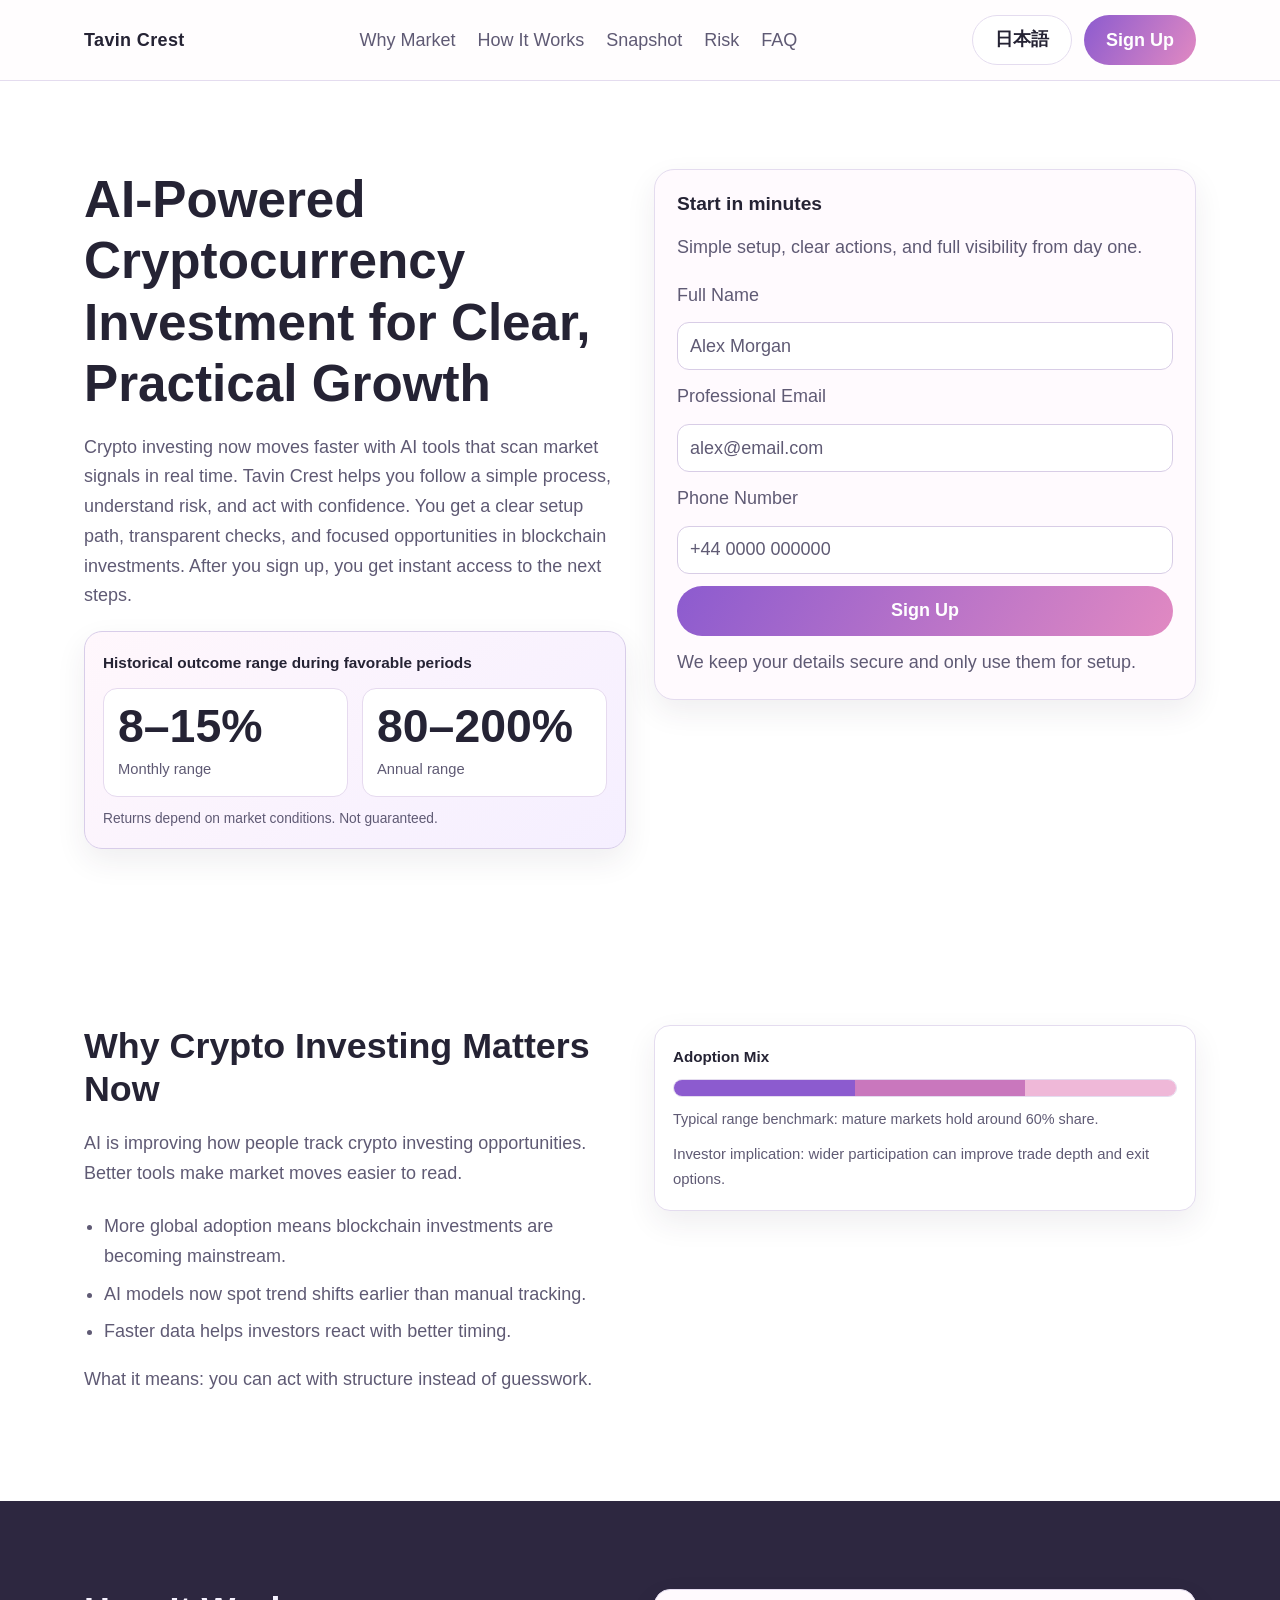
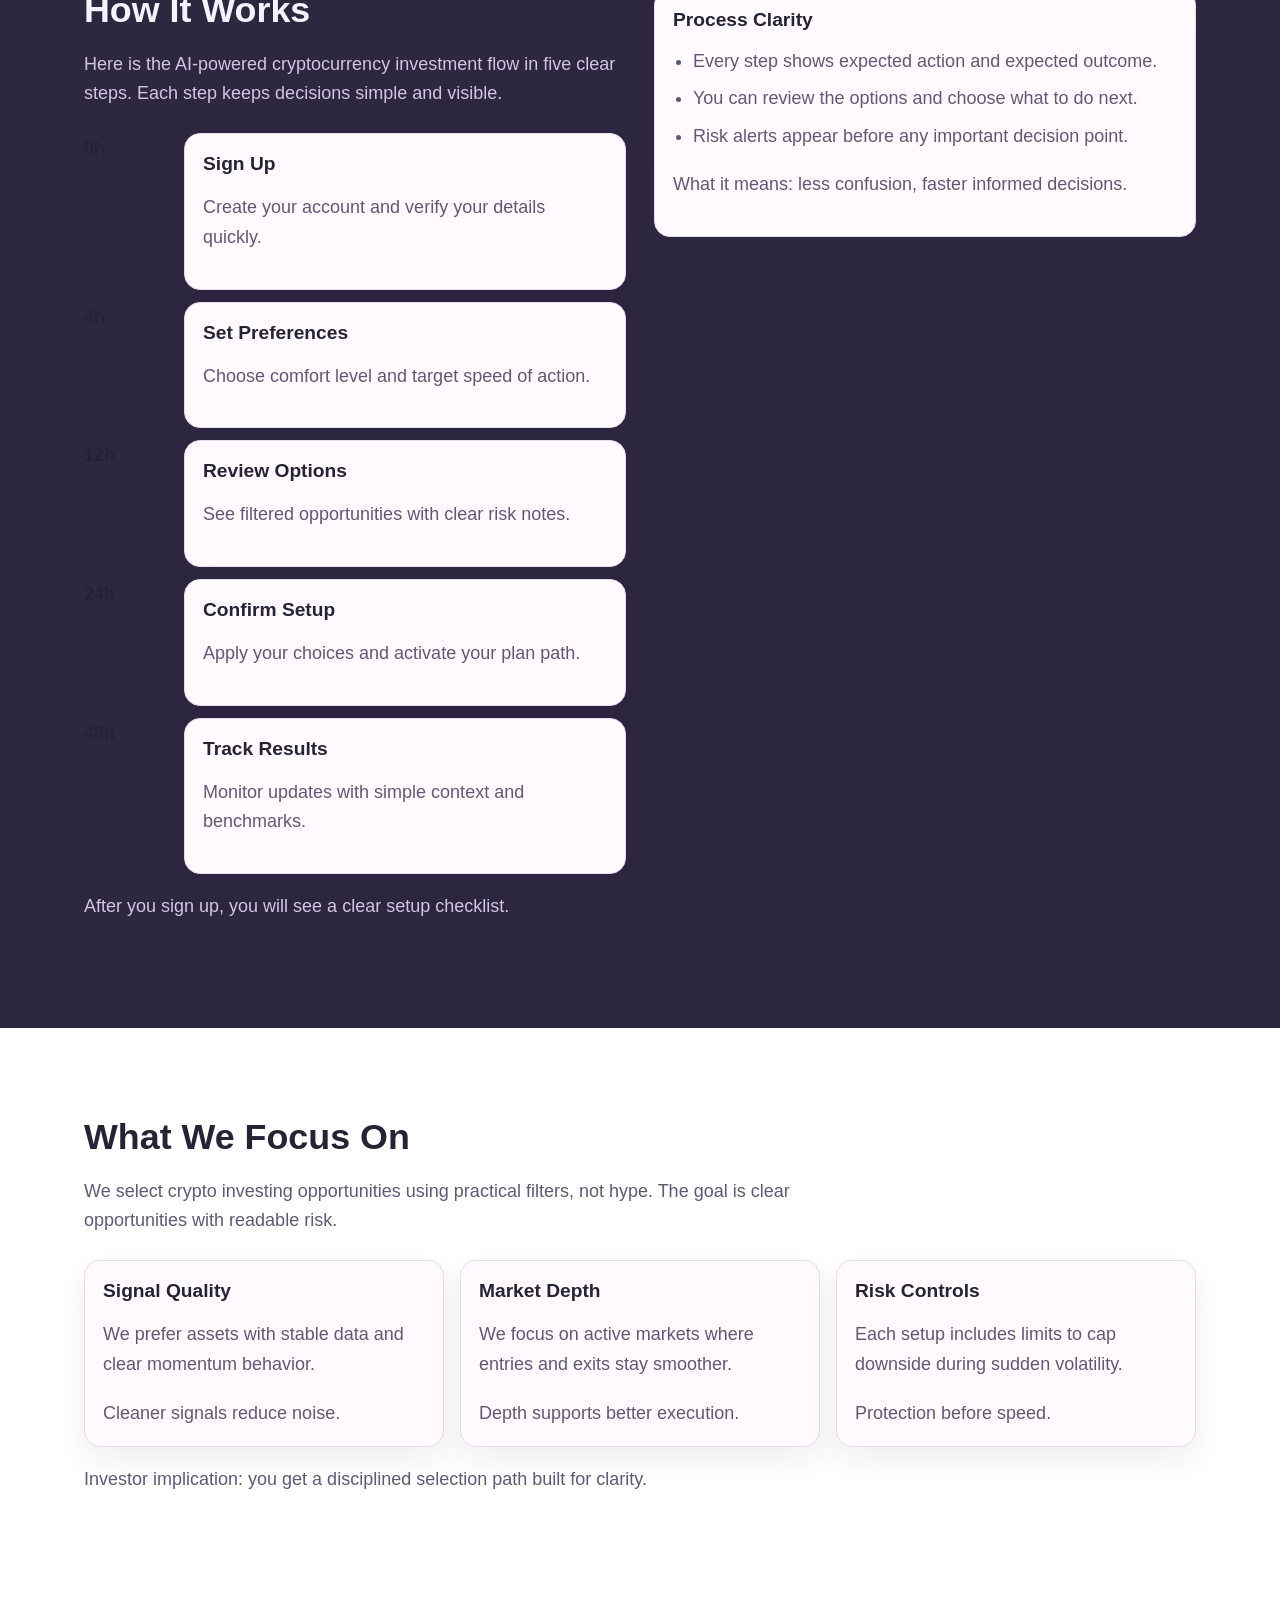
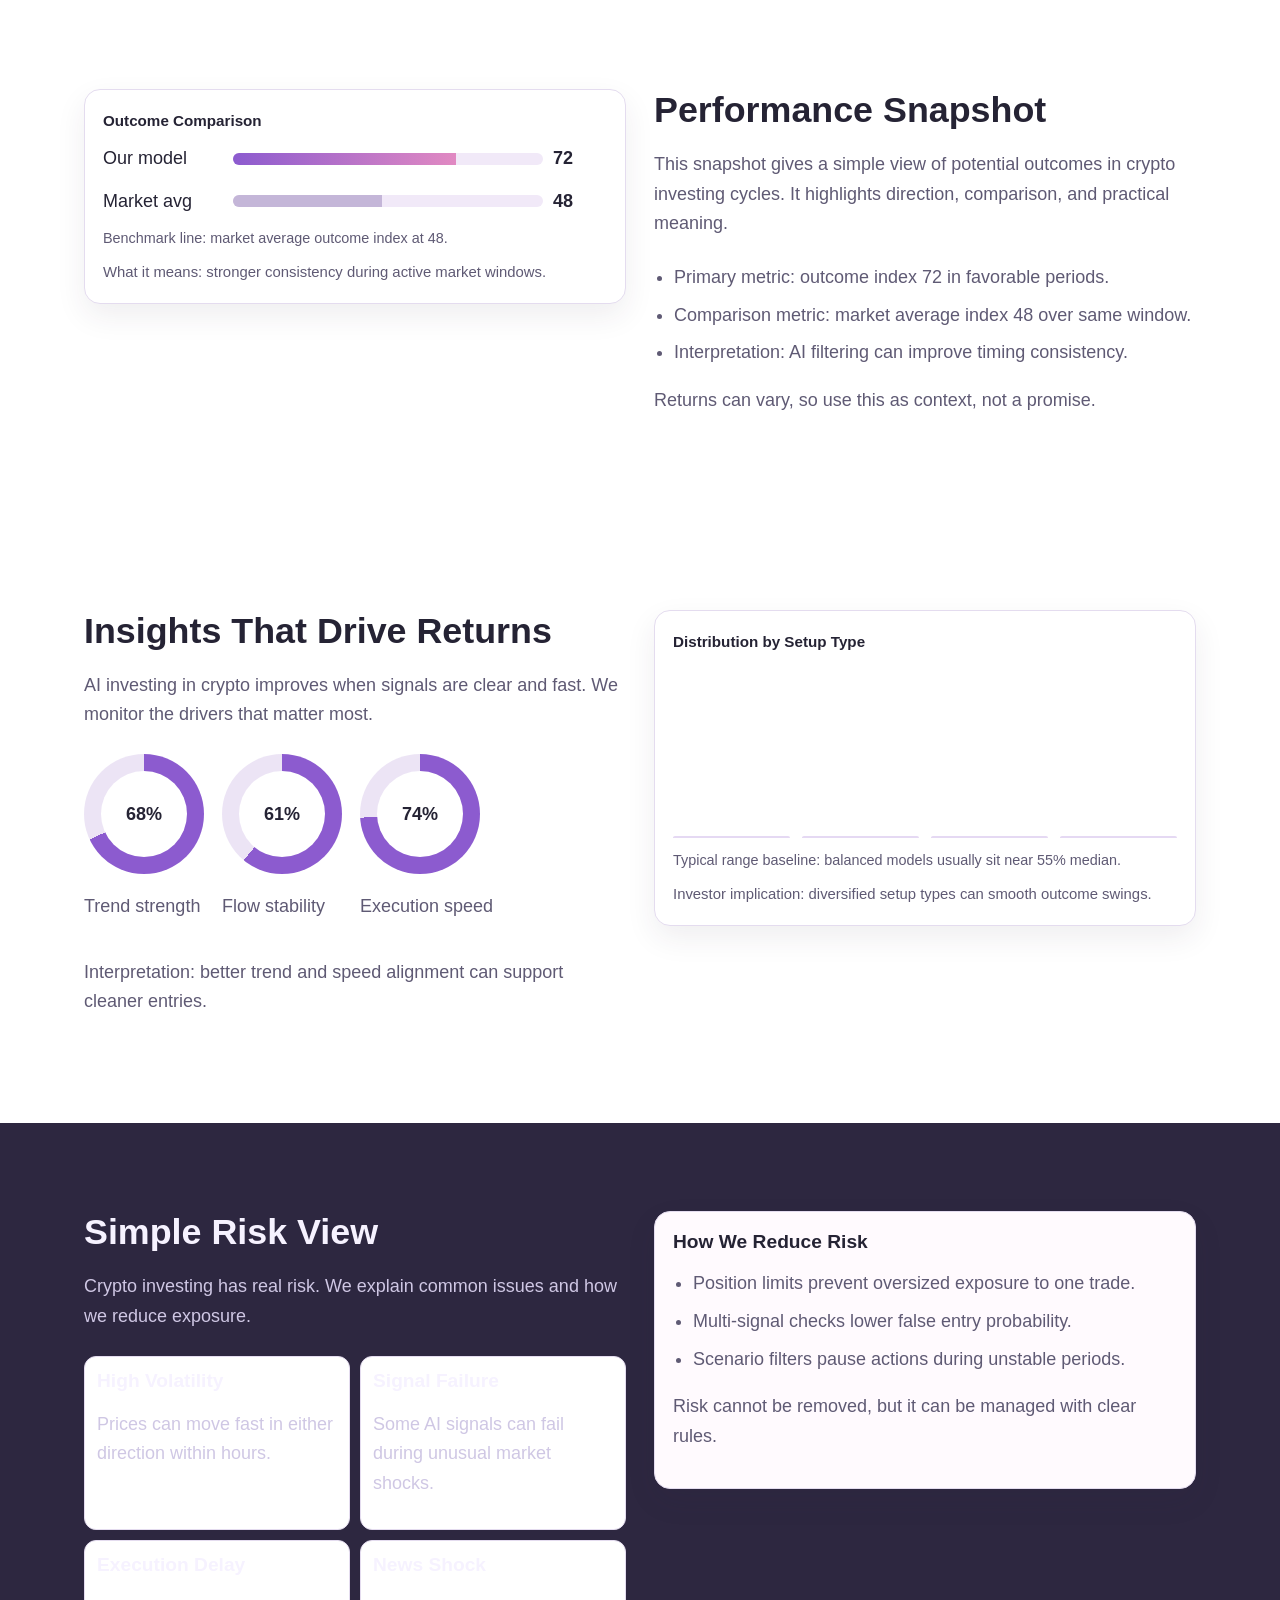
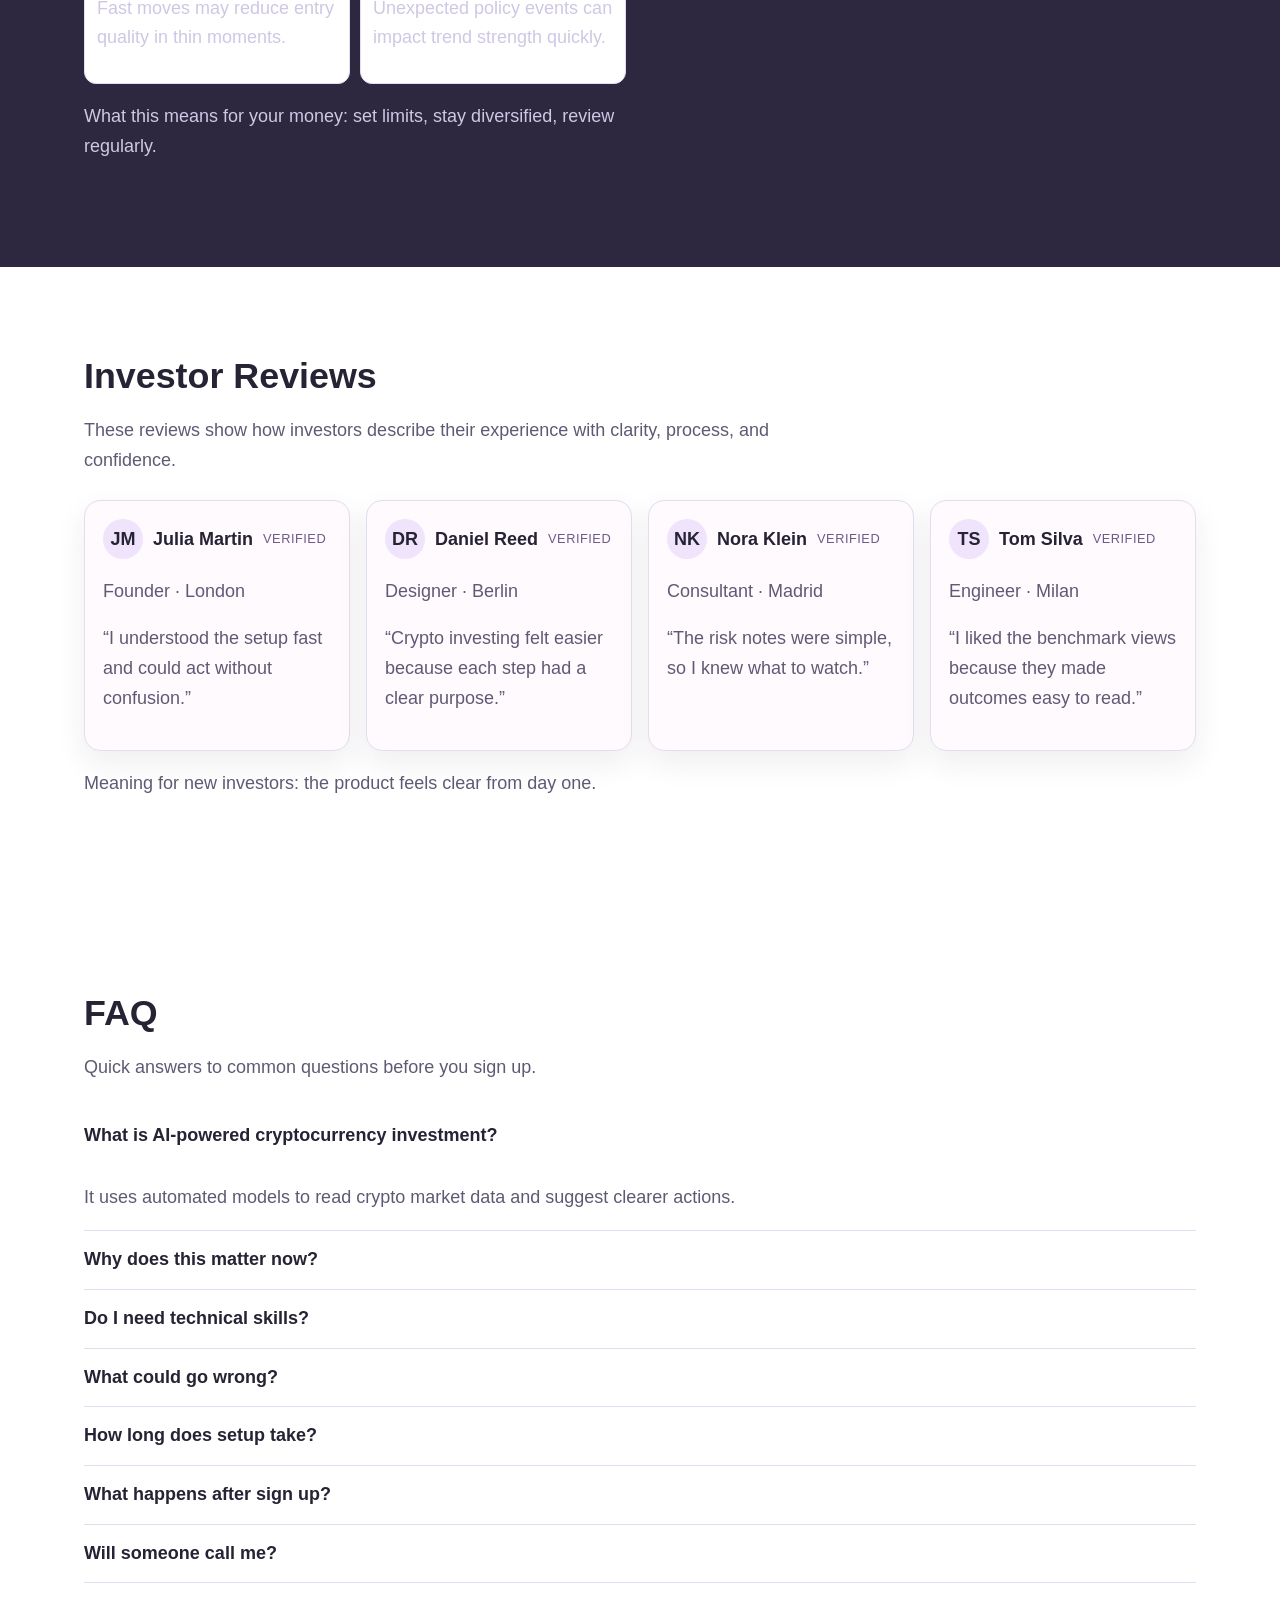
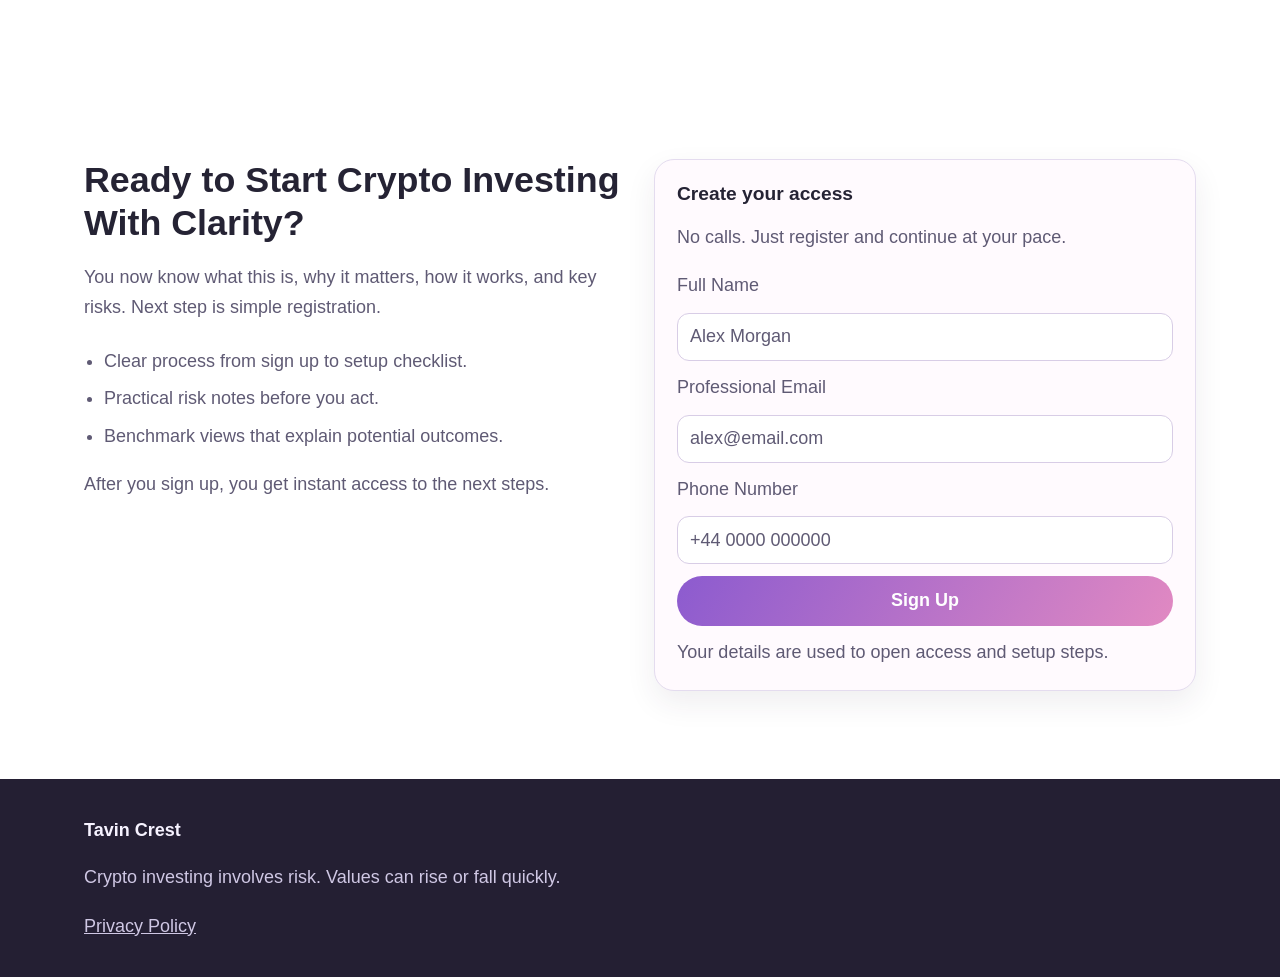
<file: jp/index.html>
<!doctype html>
<html lang="en">
<head>
  <meta charset="UTF-8">
  <meta name="viewport" content="width=device-width, initial-scale=1.0">
  <title>Tavin Crest | AI-Powered Cryptocurrency Investment | 日本語</title>
  <meta name="description" content="Tavin Crest gives investors a clear path into AI-powered cryptocurrency investment with simple steps and transparent risk notes. (日本語 page)">
  <link rel="canonical" href="https://tavincrest.com/jp/">
  <link rel="alternate" hreflang="en" href="https://tavincrest.com/">
<link rel="alternate" hreflang="de" href="https://tavincrest.com/de/">
<link rel="alternate" hreflang="fr" href="https://tavincrest.com/fr/">
<link rel="alternate" hreflang="es" href="https://tavincrest.com/es/">
<link rel="alternate" hreflang="it" href="https://tavincrest.com/it/">
<link rel="alternate" hreflang="tr" href="https://tavincrest.com/tr/">
<link rel="alternate" hreflang="pt" href="https://tavincrest.com/pt/">
<link rel="alternate" hreflang="ja" href="https://tavincrest.com/jp/">
<link rel="alternate" hreflang="sk" href="https://tavincrest.com/sk/">
<link rel="alternate" hreflang="nl-BE" href="https://tavincrest.com/be/">
<link rel="alternate" hreflang="x-default" href="https://tavincrest.com/">
  <meta property="og:title" content="Tavin Crest | AI-Powered Cryptocurrency Investment | 日本語">
  <meta property="og:description" content="Tavin Crest gives investors a clear path into AI-powered cryptocurrency investment with simple steps and transparent risk notes. (日本語 page)">
  <meta property="og:type" content="website">
  <meta property="og:url" content="https://tavincrest.com/jp/">
  <meta property="twitter:card" content="summary_large_image">
  <meta property="twitter:title" content="Tavin Crest | AI-Powered Cryptocurrency Investment | 日本語">
  <meta property="twitter:description" content="Tavin Crest gives investors a clear path into AI-powered cryptocurrency investment with simple steps and transparent risk notes. (日本語 page)">
  <link rel="stylesheet" href="../assets/style.css">
</head>
<body>
<header class="header">
  <div class="container nav-shell">
    <a class="brand" href="../index.html">Tavin Crest</a>
    <nav class="nav-center" aria-label="Main navigation">
      <a href="#market">Why Market</a><a href="#model">How It Works</a><a href="#metrics">Snapshot</a><a href="#risk">Risk</a><a href="#faq">FAQ</a>
    </nav>
    <div class="header-right">
      <div class="lang">
        <button class="lang-btn" type="button" aria-haspopup="true">日本語</button>
        <div class="lang-menu"><a href="../index.html"><img src="https://flagcdn.com/gb.svg" alt="English flag" loading="lazy">English</a>
<a href="../de/index.html"><img src="https://flagcdn.com/de.svg" alt="Deutsch flag" loading="lazy">Deutsch</a>
<a href="../fr/index.html"><img src="https://flagcdn.com/fr.svg" alt="Français flag" loading="lazy">Français</a>
<a href="../es/index.html"><img src="https://flagcdn.com/es.svg" alt="Español flag" loading="lazy">Español</a>
<a href="../it/index.html"><img src="https://flagcdn.com/it.svg" alt="Italiano flag" loading="lazy">Italiano</a>
<a href="../tr/index.html"><img src="https://flagcdn.com/tr.svg" alt="Türkçe flag" loading="lazy">Türkçe</a>
<a href="../pt/index.html"><img src="https://flagcdn.com/pt.svg" alt="Português flag" loading="lazy">Português</a>
<a href="../jp/index.html"><img src="https://flagcdn.com/jp.svg" alt="日本語 flag" loading="lazy">日本語</a>
<a href="../sk/index.html"><img src="https://flagcdn.com/sk.svg" alt="Slovak flag" loading="lazy">Slovak</a>
<a href="../be/index.html"><img src="https://flagcdn.com/be.svg" alt="Nederlands (BE) flag" loading="lazy">Nederlands (BE)</a></div>
      </div>
      <a class="btn" href="#signup">Sign Up</a>
      <button class="burger" id="burgerOpen" aria-label="Open menu">☰</button>
    </div>
  </div>
</header>
<div class="modal-backdrop" id="drawerOverlay"></div>
<aside class="drawer" id="mobileDrawer" aria-label="Mobile menu">
  <div class="drawer-top"><strong>Menu</strong><button class="icon-btn" id="drawerClose" aria-label="Close menu">✕</button></div>
  <a href="#market">Why Market</a><a href="#model">How It Works</a><a href="#metrics">Snapshot</a><a href="#risk">Risk</a><a href="#faq">FAQ</a>
  <div class="lang" style="margin-top:16px;">
    <button class="lang-btn" type="button">日本語</button>
    <div class="lang-menu"><a href="../index.html"><img src="https://flagcdn.com/gb.svg" alt="English flag" loading="lazy">English</a>
<a href="../de/index.html"><img src="https://flagcdn.com/de.svg" alt="Deutsch flag" loading="lazy">Deutsch</a>
<a href="../fr/index.html"><img src="https://flagcdn.com/fr.svg" alt="Français flag" loading="lazy">Français</a>
<a href="../es/index.html"><img src="https://flagcdn.com/es.svg" alt="Español flag" loading="lazy">Español</a>
<a href="../it/index.html"><img src="https://flagcdn.com/it.svg" alt="Italiano flag" loading="lazy">Italiano</a>
<a href="../tr/index.html"><img src="https://flagcdn.com/tr.svg" alt="Türkçe flag" loading="lazy">Türkçe</a>
<a href="../pt/index.html"><img src="https://flagcdn.com/pt.svg" alt="Português flag" loading="lazy">Português</a>
<a href="../jp/index.html"><img src="https://flagcdn.com/jp.svg" alt="日本語 flag" loading="lazy">日本語</a>
<a href="../sk/index.html"><img src="https://flagcdn.com/sk.svg" alt="Slovak flag" loading="lazy">Slovak</a>
<a href="../be/index.html"><img src="https://flagcdn.com/be.svg" alt="Nederlands (BE) flag" loading="lazy">Nederlands (BE)</a></div>
  </div>
  <a class="btn" href="#signup" style="margin-top:16px;">Sign Up</a>
</aside>

<main>
<section class="section light" id="signup">
  <div class="container hero-grid" data-reveal>
    <div>
      <h1>AI-Powered Cryptocurrency Investment for Clear, Practical Growth</h1>
      <p>Crypto investing now moves faster with AI tools that scan market signals in real time. Tavin Crest helps you follow a simple process, understand risk, and act with confidence. You get a clear setup path, transparent checks, and focused opportunities in blockchain investments. After you sign up, you get instant access to the next steps.</p>
      <div class="performance-panel">
        <div class="performance-head">Historical outcome range during favorable periods</div>
        <div class="performance-split">
          <div class="metric-box"><div class="metric-value">8–15%</div><div class="metric-label">Monthly range</div></div>
          <div class="metric-box"><div class="metric-value">80–200%</div><div class="metric-label">Annual range</div></div>
        </div>
        <div class="metric-note">Returns depend on market conditions. Not guaranteed.</div>
      </div>
    </div>
    <form class="form-card" aria-label="Hero sign up form">
      <h3 class="form-title">Start in minutes</h3>
      <p class="form-sub">Simple setup, clear actions, and full visibility from day one.</p>
      <div class="form-stack">
        <label for="name-1">Full Name</label><input id="name-1" required placeholder="Alex Morgan">
        <label for="email-1">Professional Email</label><input id="email-1" type="email" required placeholder="alex@email.com">
        <label for="phone-1">Phone Number</label><input id="phone-1" type="tel" required placeholder="+44 0000 000000">
        <button class="btn" type="submit">Sign Up</button>
        <small class="form-confirm">We keep your details secure and only use them for setup.</small>
      </div>
    </form>
  </div>
</section>

<section class="section light" id="market"><div class="container two-col" data-reveal><div><h2>Why Crypto Investing Matters Now</h2><p class="section-intro">AI is improving how people track crypto investing opportunities. Better tools make market moves easier to read.</p><ul class="bullets"><li>More global adoption means blockchain investments are becoming mainstream.</li><li>AI models now spot trend shifts earlier than manual tracking.</li><li>Faster data helps investors react with better timing.</li></ul><p>What it means: you can act with structure instead of guesswork.</p></div><div class="visual-card"><div class="visual-title">Adoption Mix</div><div class="stack-bar"><div class="seg a"></div><div class="seg b"></div><div class="seg c"></div></div><div class="benchmark">Typical range benchmark: mature markets hold around 60% share.</div><div class="interpret">Investor implication: wider participation can improve trade depth and exit options.</div></div></div></section>

<section class="section dark" id="model"><div class="container two-col" data-reveal><div><h2>How It Works</h2><p class="section-intro">Here is the AI-powered cryptocurrency investment flow in five clear steps. Each step keeps decisions simple and visible.</p><div class="timeline"><div class="t-item"><div class="t-hour">0h</div><div class="card"><h3>Sign Up</h3><p>Create your account and verify your details quickly.</p></div></div><div class="t-item"><div class="t-hour">4h</div><div class="card"><h3>Set Preferences</h3><p>Choose comfort level and target speed of action.</p></div></div><div class="t-item"><div class="t-hour">12h</div><div class="card"><h3>Review Options</h3><p>See filtered opportunities with clear risk notes.</p></div></div><div class="t-item"><div class="t-hour">24h</div><div class="card"><h3>Confirm Setup</h3><p>Apply your choices and activate your plan path.</p></div></div><div class="t-item"><div class="t-hour">48h</div><div class="card"><h3>Track Results</h3><p>Monitor updates with simple context and benchmarks.</p></div></div></div><p>After you sign up, you will see a clear setup checklist.</p></div><div class="card"><h3>Process Clarity</h3><ul class="bullets"><li>Every step shows expected action and expected outcome.</li><li>You can review the options and choose what to do next.</li><li>Risk alerts appear before any important decision point.</li></ul><p>What it means: less confusion, faster informed decisions.</p></div></div></section>

<section class="section light" id="focus"><div class="container" data-reveal><h2>What We Focus On</h2><p class="section-intro">We select crypto investing opportunities using practical filters, not hype. The goal is clear opportunities with readable risk.</p><div class="card-grid-3"><article class="card"><h3>Signal Quality</h3><p>We prefer assets with stable data and clear momentum behavior.</p><small class="muted">Cleaner signals reduce noise.</small></article><article class="card"><h3>Market Depth</h3><p>We focus on active markets where entries and exits stay smoother.</p><small class="muted">Depth supports better execution.</small></article><article class="card"><h3>Risk Controls</h3><p>Each setup includes limits to cap downside during sudden volatility.</p><small class="muted">Protection before speed.</small></article></div><p>Investor implication: you get a disciplined selection path built for clarity.</p></div></section>

<section class="section light" id="metrics"><div class="container two-col" data-reveal><div class="visual-card"><div class="visual-title">Outcome Comparison</div><div class="compare-bars"><div class="compare-row"><span>Our model</span><div class="track"><div class="fill-us"></div></div><strong>72</strong></div><div class="compare-row"><span>Market avg</span><div class="track"><div class="fill-mk"></div></div><strong>48</strong></div></div><div class="benchmark">Benchmark line: market average outcome index at 48.</div><div class="interpret">What it means: stronger consistency during active market windows.</div></div><div><h2>Performance Snapshot</h2><p class="section-intro">This snapshot gives a simple view of potential outcomes in crypto investing cycles. It highlights direction, comparison, and practical meaning.</p><ul class="bullets"><li>Primary metric: outcome index 72 in favorable periods.</li><li>Comparison metric: market average index 48 over same window.</li><li>Interpretation: AI filtering can improve timing consistency.</li></ul><p>Returns can vary, so use this as context, not a promise.</p></div></div></section>

<section class="section light" id="insights"><div class="container two-col" data-reveal><div><h2>Insights That Drive Returns</h2><p class="section-intro">AI investing in crypto improves when signals are clear and fast. We monitor the drivers that matter most.</p><div class="ring-wrap"><div><div class="ring" style="--pct:68" data-value="68%"></div><p>Trend strength</p></div><div><div class="ring" style="--pct:61" data-value="61%"></div><p>Flow stability</p></div><div><div class="ring" style="--pct:74" data-value="74%"></div><p>Execution speed</p></div></div><p>Interpretation: better trend and speed alignment can support cleaner entries.</p></div><div class="visual-card"><div class="visual-title">Distribution by Setup Type</div><div class="vertical-set"><div class="v-col"><span style="height:48%"></span></div><div class="v-col"><span style="height:65%"></span></div><div class="v-col"><span style="height:78%"></span></div><div class="v-col"><span style="height:56%"></span></div></div><div class="benchmark">Typical range baseline: balanced models usually sit near 55% median.</div><div class="interpret">Investor implication: diversified setup types can smooth outcome swings.</div></div></div></section>

<section class="section dark" id="risk"><div class="container two-col" data-reveal><div><h2>Simple Risk View</h2><p class="section-intro">Crypto investing has real risk. We explain common issues and how we reduce exposure.</p><div class="risk-matrix"><div class="risk-cell"><h3>High Volatility</h3><p>Prices can move fast in either direction within hours.</p></div><div class="risk-cell"><h3>Signal Failure</h3><p>Some AI signals can fail during unusual market shocks.</p></div><div class="risk-cell"><h3>Execution Delay</h3><p>Fast moves may reduce entry quality in thin moments.</p></div><div class="risk-cell"><h3>News Shock</h3><p>Unexpected policy events can impact trend strength quickly.</p></div></div><p>What this means for your money: set limits, stay diversified, review regularly.</p></div><div class="card"><h3>How We Reduce Risk</h3><ul class="bullets"><li>Position limits prevent oversized exposure to one trade.</li><li>Multi-signal checks lower false entry probability.</li><li>Scenario filters pause actions during unstable periods.</li></ul><p>Risk cannot be removed, but it can be managed with clear rules.</p></div></div></section>

<section class="section light" id="reviews"><div class="container" data-reveal><h2>Investor Reviews</h2><p class="section-intro">These reviews show how investors describe their experience with clarity, process, and confidence.</p><div class="card-grid-4"><article class="card review-card"><div class="row"><div class="avatar">JM</div><strong>Julia Martin</strong><span class="verified">VERIFIED</span></div><p>Founder · London</p><p>“I understood the setup fast and could act without confusion.”</p></article><article class="card review-card"><div class="row"><div class="avatar">DR</div><strong>Daniel Reed</strong><span class="verified">VERIFIED</span></div><p>Designer · Berlin</p><p>“Crypto investing felt easier because each step had a clear purpose.”</p></article><article class="card review-card"><div class="row"><div class="avatar">NK</div><strong>Nora Klein</strong><span class="verified">VERIFIED</span></div><p>Consultant · Madrid</p><p>“The risk notes were simple, so I knew what to watch.”</p></article><article class="card review-card"><div class="row"><div class="avatar">TS</div><strong>Tom Silva</strong><span class="verified">VERIFIED</span></div><p>Engineer · Milan</p><p>“I liked the benchmark views because they made outcomes easy to read.”</p></article></div><p>Meaning for new investors: the product feels clear from day one.</p></div></section>

<section class="section light" id="faq"><div class="container" data-reveal><h2>FAQ</h2><p class="section-intro">Quick answers to common questions before you sign up.</p><div class="faq-list"><div class="faq-item open"><button class="faq-q">What is AI-powered cryptocurrency investment?</button><div class="faq-a"><p>It uses automated models to read crypto market data and suggest clearer actions.</p></div></div><div class="faq-item"><button class="faq-q">Why does this matter now?</button><div class="faq-a"><p>Data moves quickly now, so AI tools can help investors react faster and more clearly.</p></div></div><div class="faq-item"><button class="faq-q">Do I need technical skills?</button><div class="faq-a"><p>No. The platform explains each step in simple words and guided actions.</p></div></div><div class="faq-item"><button class="faq-q">What could go wrong?</button><div class="faq-a"><p>Markets can drop fast, and no model is perfect. Use limits and review your choices.</p></div></div><div class="faq-item"><button class="faq-q">How long does setup take?</button><div class="faq-a"><p>Most people complete account setup and first review in under 48 hours.</p></div></div><div class="faq-item"><button class="faq-q">What happens after sign up?</button><div class="faq-a"><p>After you sign up, you can review the options and choose what to do next.</p></div></div><div class="faq-item"><button class="faq-q">Will someone call me?</button><div class="faq-a"><p>No calls are required. We may send a short email to confirm your details.</p></div></div></div></section>

<section class="section light" id="final"><div class="container two-col" data-reveal><div><h2>Ready to Start Crypto Investing With Clarity?</h2><p class="section-intro">You now know what this is, why it matters, how it works, and key risks. Next step is simple registration.</p><ul class="bullets"><li>Clear process from sign up to setup checklist.</li><li>Practical risk notes before you act.</li><li>Benchmark views that explain potential outcomes.</li></ul><p>After you sign up, you get instant access to the next steps.</p></div><form class="form-card" aria-label="Final sign up form"><h3 class="form-title">Create your access</h3><p class="form-sub">No calls. Just register and continue at your pace.</p><div class="form-stack"><label for="name-2">Full Name</label><input id="name-2" required placeholder="Alex Morgan"><label for="email-2">Professional Email</label><input id="email-2" type="email" required placeholder="alex@email.com"><label for="phone-2">Phone Number</label><input id="phone-2" type="tel" required placeholder="+44 0000 000000"><button class="btn" type="submit">Sign Up</button><small class="form-confirm">Your details are used to open access and setup steps.</small></div></form></div></section>
</main>

<footer class="footer"><div class="container"><strong>Tavin Crest</strong><p>Crypto investing involves risk. Values can rise or fall quickly.</p><a href="#" data-open-privacy>Privacy Policy</a></div></footer>

<div class="modal-backdrop" id="privacyModal" role="dialog" aria-modal="true" aria-label="Privacy policy">
  <div class="modal">
    <div class="modal-head"><h3>Privacy Policy</h3><button class="icon-btn" id="privacyCloseX" aria-label="Close privacy modal">✕</button></div>
    <p><strong>Introduction:</strong> We explain what data we collect and why.</p>
    <p><strong>Data collection:</strong> We collect name, email, phone, and usage events.</p>
    <p><strong>Legal basis:</strong> We process data to deliver requested service and improve product quality.</p>
    <p><strong>Cookies:</strong> Cookies help session security and basic analytics.</p>
    <p><strong>Retention:</strong> We keep data only as long as needed for service and legal duties.</p>
    <p><strong>Third-party sharing:</strong> We share limited data with hosting, email, and analytics providers.</p>
    <p><strong>Security:</strong> We use access controls, encryption, and monitoring checks.</p>
    <p><strong>User rights:</strong> You can request access, correction, deletion, or export of your data.</p>
    <p><strong>International transfers:</strong> Some providers process data in other countries with safeguards.</p>
    <p><strong>Industry risk disclosure:</strong> Crypto investing can be volatile and may lead to losses.</p>
    <p><strong>Contact:</strong> privacy@tavincrest.com</p>
    <div class="modal-footer"><button class="btn" type="button" id="privacyClose">Close</button></div>
  </div>
</div>

<script type="application/ld+json">{"@context":"https://schema.org","@type":"Organization","name":"Tavin Crest","url":"https://tavincrest.com","logo":"https://tavincrest.com/assets/img/logo.png"}</script>
<script type="application/ld+json">{"@context":"https://schema.org","@type":"WebSite","name":"Tavin Crest","url":"https://tavincrest.com"}</script>
<script type="application/ld+json">{"@context":"https://schema.org","@type":"FAQPage","mainEntity":[{"@type":"Question","name":"What is AI-powered cryptocurrency investment?","acceptedAnswer":{"@type":"Answer","text":"It uses automated models to read crypto market data and suggest clearer actions."}},{"@type":"Question","name":"What happens after sign up?","acceptedAnswer":{"@type":"Answer","text":"After you sign up, you can review the options and choose what to do next."}}]}</script>
<script type="application/ld+json">{"@context":"https://schema.org","@type":"Review","author":{"@type":"Person","name":"Julia Martin"},"reviewBody":"I understood the setup fast and could act without confusion.","itemReviewed":{"@type":"Service","name":"Tavin Crest AI-Powered Cryptocurrency Investment"}}</script>
<script src="../assets/app.js" defer></script>
</body>
</html>
</file>
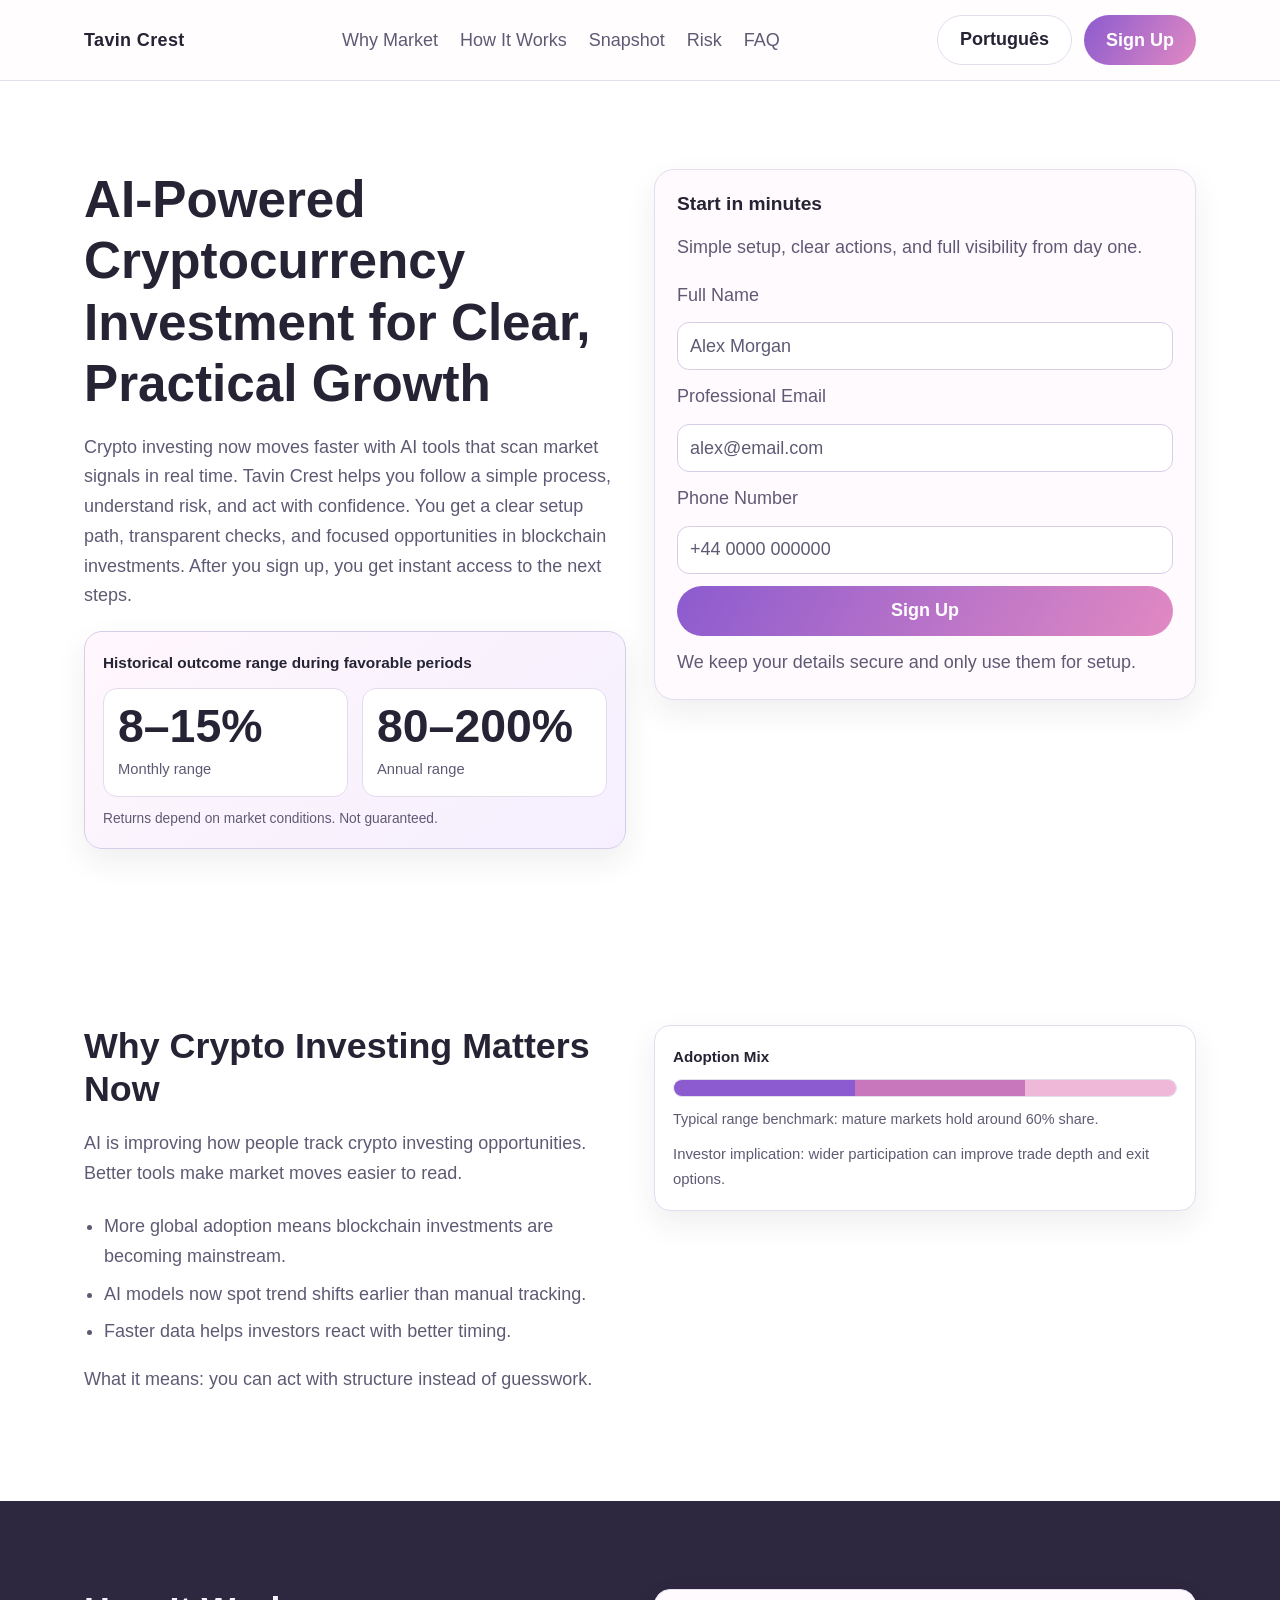
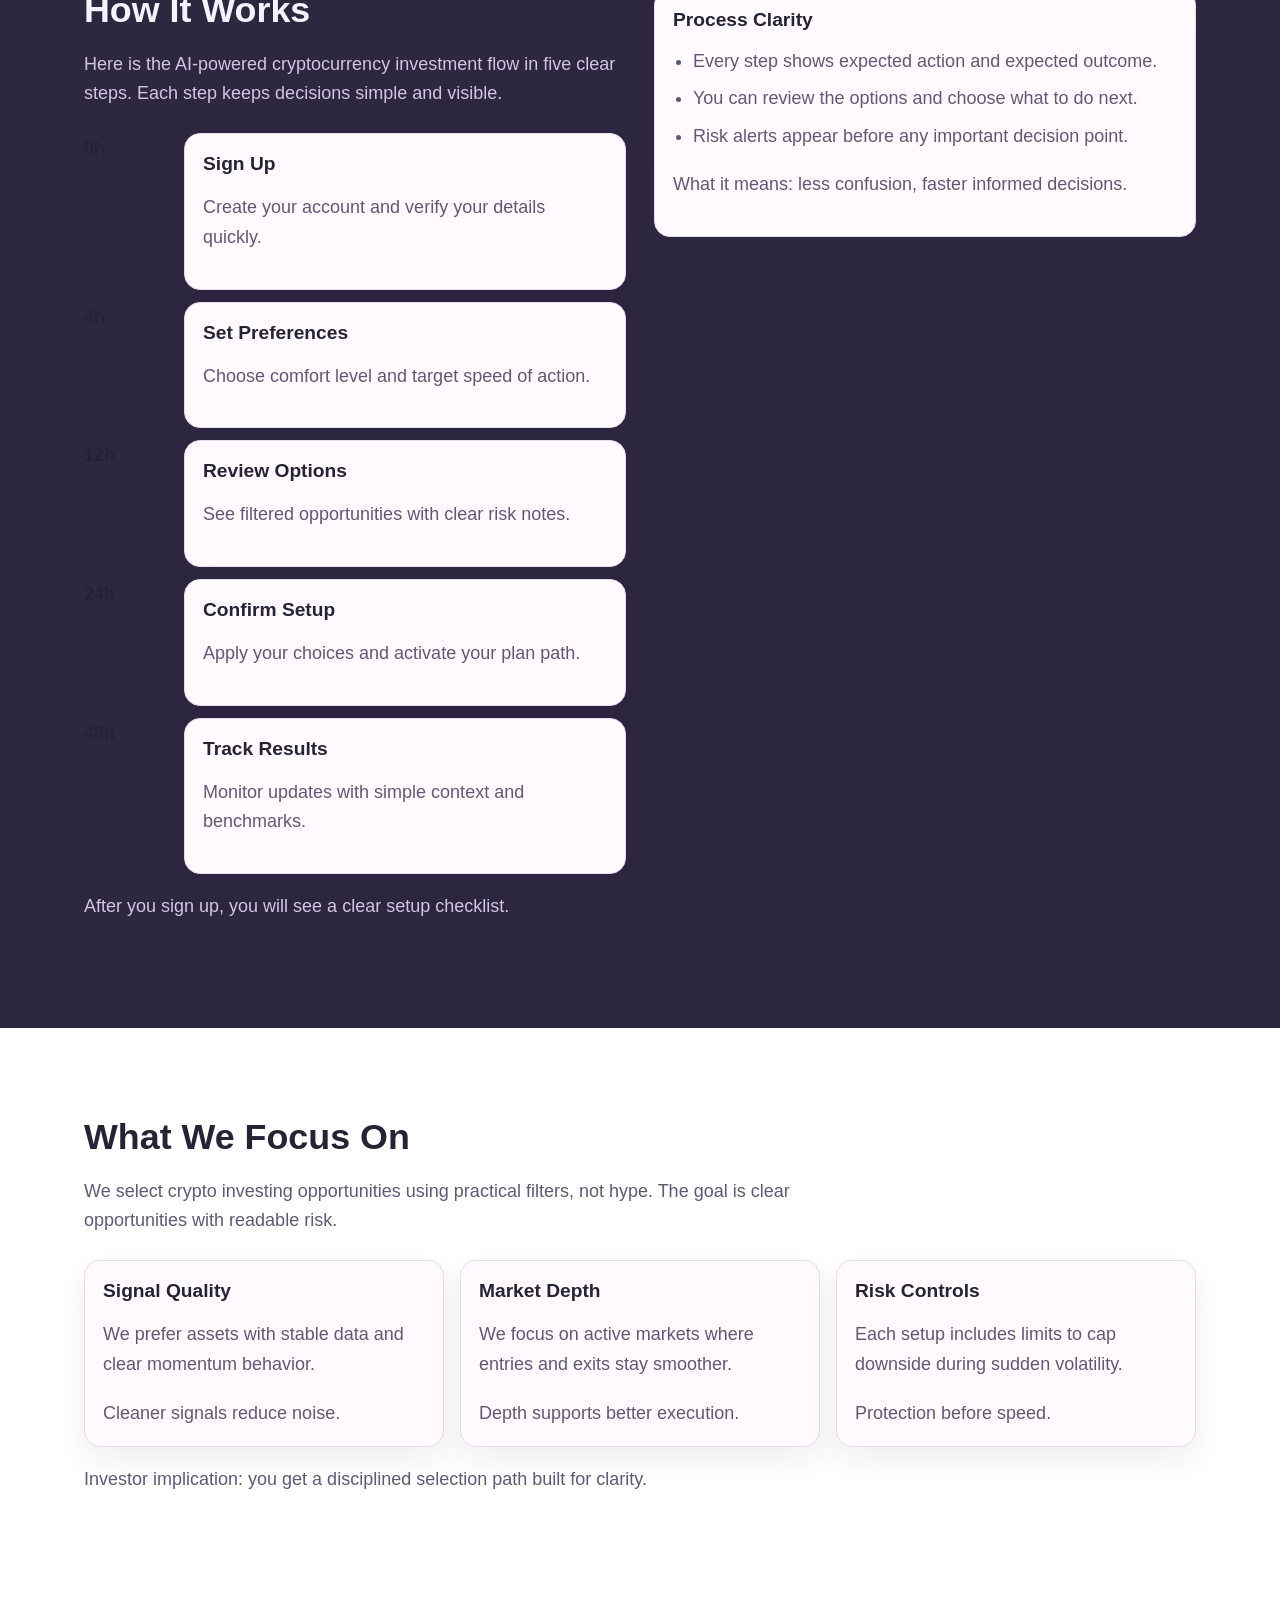
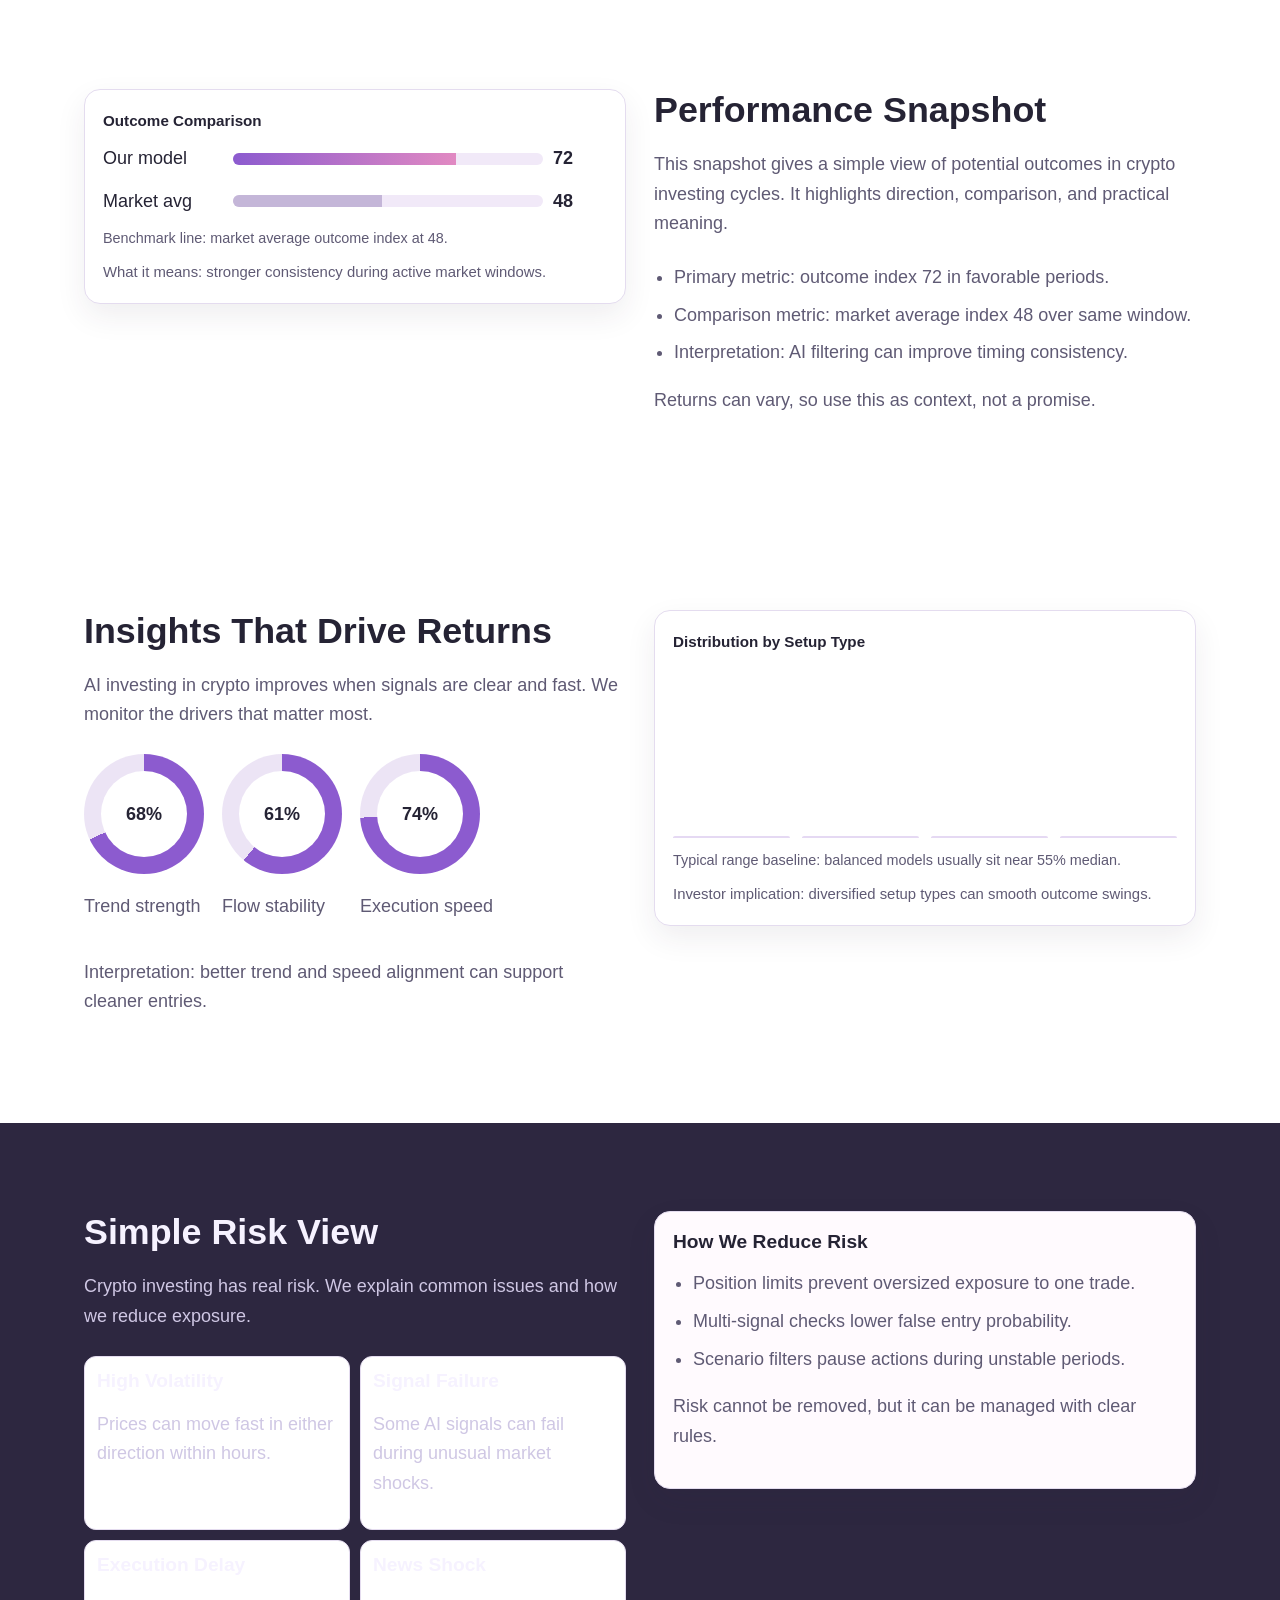
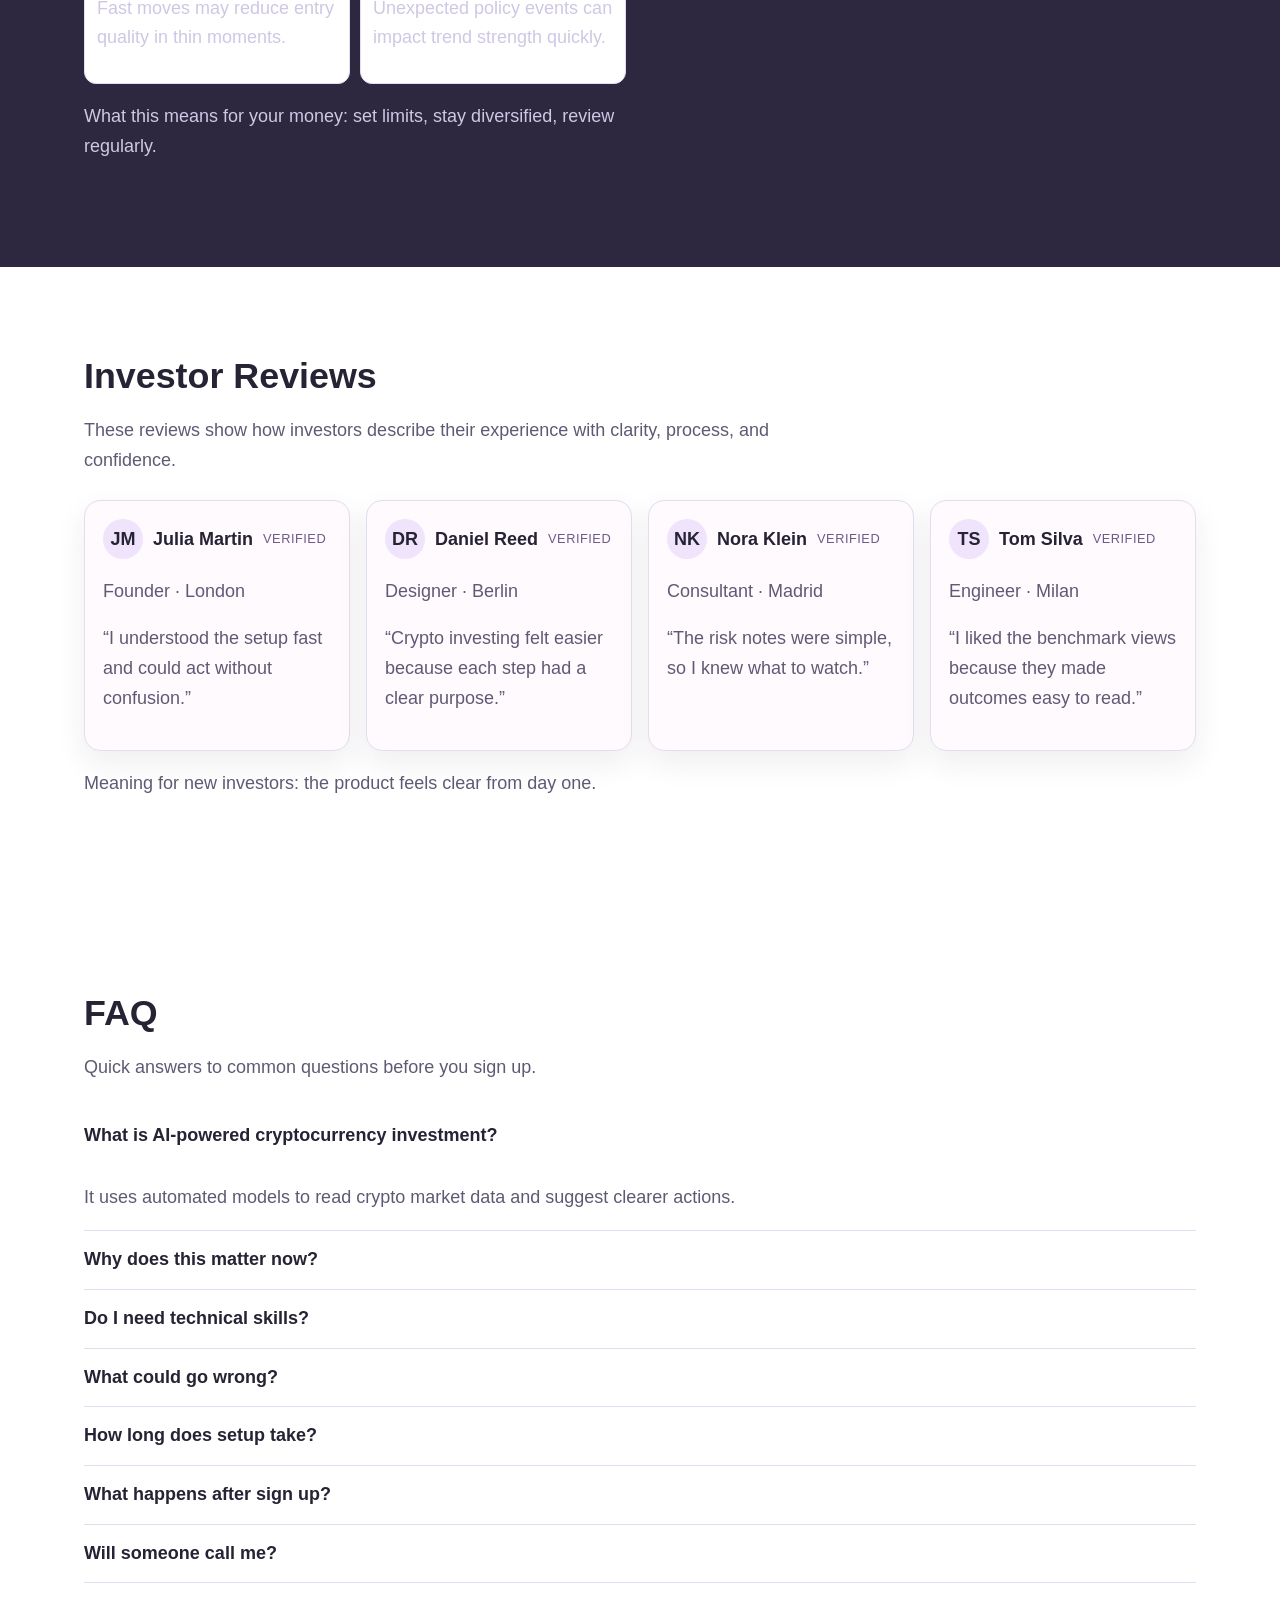
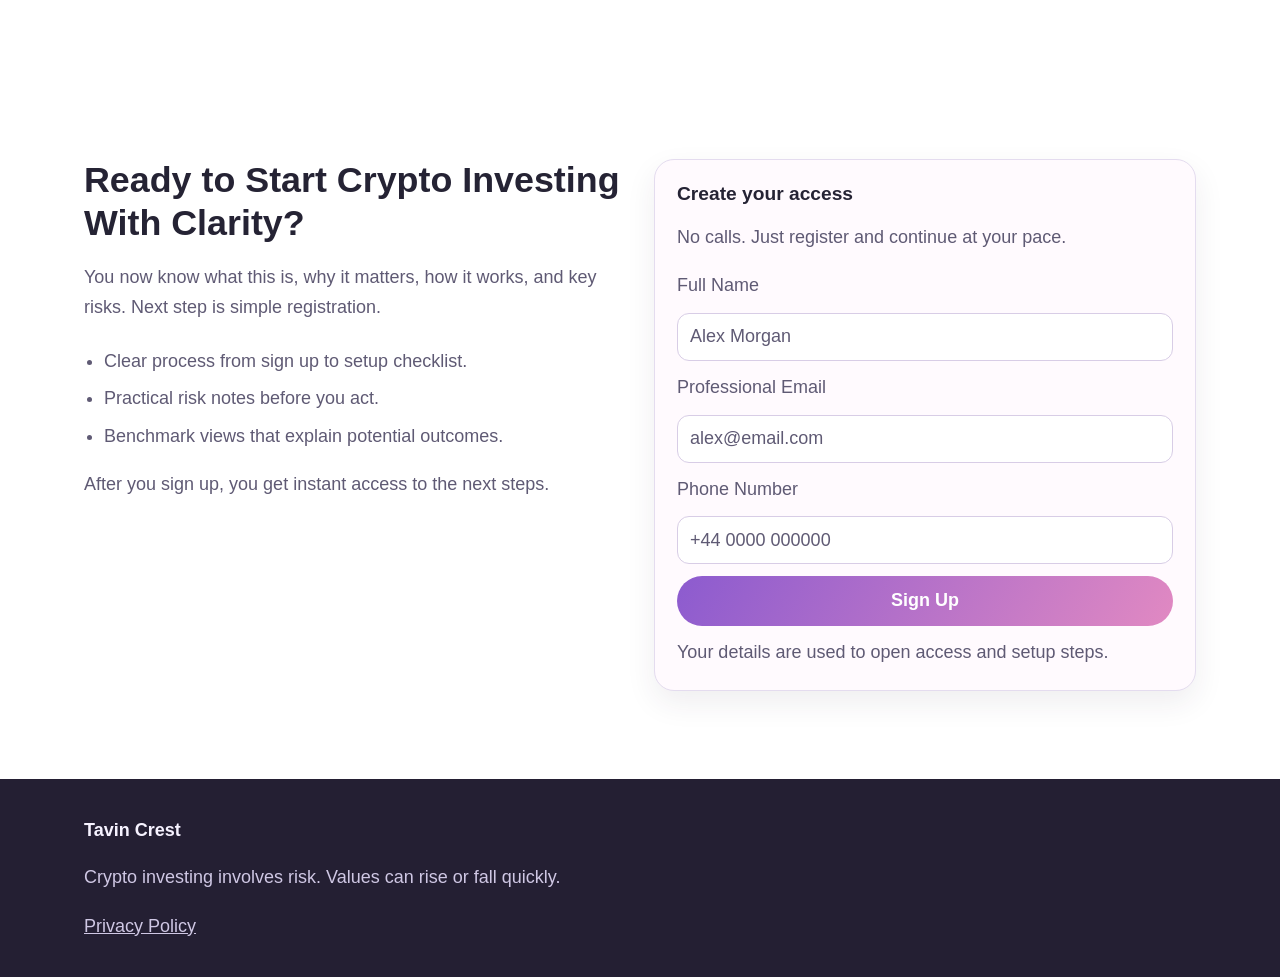
<file: pt/index.html>
<!doctype html>
<html lang="en">
<head>
  <meta charset="UTF-8">
  <meta name="viewport" content="width=device-width, initial-scale=1.0">
  <title>Tavin Crest | AI-Powered Cryptocurrency Investment | Português</title>
  <meta name="description" content="Tavin Crest gives investors a clear path into AI-powered cryptocurrency investment with simple steps and transparent risk notes. (Português page)">
  <link rel="canonical" href="https://tavincrest.com/pt/">
  <link rel="alternate" hreflang="en" href="https://tavincrest.com/">
<link rel="alternate" hreflang="de" href="https://tavincrest.com/de/">
<link rel="alternate" hreflang="fr" href="https://tavincrest.com/fr/">
<link rel="alternate" hreflang="es" href="https://tavincrest.com/es/">
<link rel="alternate" hreflang="it" href="https://tavincrest.com/it/">
<link rel="alternate" hreflang="tr" href="https://tavincrest.com/tr/">
<link rel="alternate" hreflang="pt" href="https://tavincrest.com/pt/">
<link rel="alternate" hreflang="ja" href="https://tavincrest.com/jp/">
<link rel="alternate" hreflang="sk" href="https://tavincrest.com/sk/">
<link rel="alternate" hreflang="nl-BE" href="https://tavincrest.com/be/">
<link rel="alternate" hreflang="x-default" href="https://tavincrest.com/">
  <meta property="og:title" content="Tavin Crest | AI-Powered Cryptocurrency Investment | Português">
  <meta property="og:description" content="Tavin Crest gives investors a clear path into AI-powered cryptocurrency investment with simple steps and transparent risk notes. (Português page)">
  <meta property="og:type" content="website">
  <meta property="og:url" content="https://tavincrest.com/pt/">
  <meta property="twitter:card" content="summary_large_image">
  <meta property="twitter:title" content="Tavin Crest | AI-Powered Cryptocurrency Investment | Português">
  <meta property="twitter:description" content="Tavin Crest gives investors a clear path into AI-powered cryptocurrency investment with simple steps and transparent risk notes. (Português page)">
  <link rel="stylesheet" href="../assets/style.css">
</head>
<body>
<header class="header">
  <div class="container nav-shell">
    <a class="brand" href="../index.html">Tavin Crest</a>
    <nav class="nav-center" aria-label="Main navigation">
      <a href="#market">Why Market</a><a href="#model">How It Works</a><a href="#metrics">Snapshot</a><a href="#risk">Risk</a><a href="#faq">FAQ</a>
    </nav>
    <div class="header-right">
      <div class="lang">
        <button class="lang-btn" type="button" aria-haspopup="true">Português</button>
        <div class="lang-menu"><a href="../index.html"><img src="https://flagcdn.com/gb.svg" alt="English flag" loading="lazy">English</a>
<a href="../de/index.html"><img src="https://flagcdn.com/de.svg" alt="Deutsch flag" loading="lazy">Deutsch</a>
<a href="../fr/index.html"><img src="https://flagcdn.com/fr.svg" alt="Français flag" loading="lazy">Français</a>
<a href="../es/index.html"><img src="https://flagcdn.com/es.svg" alt="Español flag" loading="lazy">Español</a>
<a href="../it/index.html"><img src="https://flagcdn.com/it.svg" alt="Italiano flag" loading="lazy">Italiano</a>
<a href="../tr/index.html"><img src="https://flagcdn.com/tr.svg" alt="Türkçe flag" loading="lazy">Türkçe</a>
<a href="../pt/index.html"><img src="https://flagcdn.com/pt.svg" alt="Português flag" loading="lazy">Português</a>
<a href="../jp/index.html"><img src="https://flagcdn.com/jp.svg" alt="日本語 flag" loading="lazy">日本語</a>
<a href="../sk/index.html"><img src="https://flagcdn.com/sk.svg" alt="Slovak flag" loading="lazy">Slovak</a>
<a href="../be/index.html"><img src="https://flagcdn.com/be.svg" alt="Nederlands (BE) flag" loading="lazy">Nederlands (BE)</a></div>
      </div>
      <a class="btn" href="#signup">Sign Up</a>
      <button class="burger" id="burgerOpen" aria-label="Open menu">☰</button>
    </div>
  </div>
</header>
<div class="modal-backdrop" id="drawerOverlay"></div>
<aside class="drawer" id="mobileDrawer" aria-label="Mobile menu">
  <div class="drawer-top"><strong>Menu</strong><button class="icon-btn" id="drawerClose" aria-label="Close menu">✕</button></div>
  <a href="#market">Why Market</a><a href="#model">How It Works</a><a href="#metrics">Snapshot</a><a href="#risk">Risk</a><a href="#faq">FAQ</a>
  <div class="lang" style="margin-top:16px;">
    <button class="lang-btn" type="button">Português</button>
    <div class="lang-menu"><a href="../index.html"><img src="https://flagcdn.com/gb.svg" alt="English flag" loading="lazy">English</a>
<a href="../de/index.html"><img src="https://flagcdn.com/de.svg" alt="Deutsch flag" loading="lazy">Deutsch</a>
<a href="../fr/index.html"><img src="https://flagcdn.com/fr.svg" alt="Français flag" loading="lazy">Français</a>
<a href="../es/index.html"><img src="https://flagcdn.com/es.svg" alt="Español flag" loading="lazy">Español</a>
<a href="../it/index.html"><img src="https://flagcdn.com/it.svg" alt="Italiano flag" loading="lazy">Italiano</a>
<a href="../tr/index.html"><img src="https://flagcdn.com/tr.svg" alt="Türkçe flag" loading="lazy">Türkçe</a>
<a href="../pt/index.html"><img src="https://flagcdn.com/pt.svg" alt="Português flag" loading="lazy">Português</a>
<a href="../jp/index.html"><img src="https://flagcdn.com/jp.svg" alt="日本語 flag" loading="lazy">日本語</a>
<a href="../sk/index.html"><img src="https://flagcdn.com/sk.svg" alt="Slovak flag" loading="lazy">Slovak</a>
<a href="../be/index.html"><img src="https://flagcdn.com/be.svg" alt="Nederlands (BE) flag" loading="lazy">Nederlands (BE)</a></div>
  </div>
  <a class="btn" href="#signup" style="margin-top:16px;">Sign Up</a>
</aside>

<main>
<section class="section light" id="signup">
  <div class="container hero-grid" data-reveal>
    <div>
      <h1>AI-Powered Cryptocurrency Investment for Clear, Practical Growth</h1>
      <p>Crypto investing now moves faster with AI tools that scan market signals in real time. Tavin Crest helps you follow a simple process, understand risk, and act with confidence. You get a clear setup path, transparent checks, and focused opportunities in blockchain investments. After you sign up, you get instant access to the next steps.</p>
      <div class="performance-panel">
        <div class="performance-head">Historical outcome range during favorable periods</div>
        <div class="performance-split">
          <div class="metric-box"><div class="metric-value">8–15%</div><div class="metric-label">Monthly range</div></div>
          <div class="metric-box"><div class="metric-value">80–200%</div><div class="metric-label">Annual range</div></div>
        </div>
        <div class="metric-note">Returns depend on market conditions. Not guaranteed.</div>
      </div>
    </div>
    <form class="form-card" aria-label="Hero sign up form">
      <h3 class="form-title">Start in minutes</h3>
      <p class="form-sub">Simple setup, clear actions, and full visibility from day one.</p>
      <div class="form-stack">
        <label for="name-1">Full Name</label><input id="name-1" required placeholder="Alex Morgan">
        <label for="email-1">Professional Email</label><input id="email-1" type="email" required placeholder="alex@email.com">
        <label for="phone-1">Phone Number</label><input id="phone-1" type="tel" required placeholder="+44 0000 000000">
        <button class="btn" type="submit">Sign Up</button>
        <small class="form-confirm">We keep your details secure and only use them for setup.</small>
      </div>
    </form>
  </div>
</section>

<section class="section light" id="market"><div class="container two-col" data-reveal><div><h2>Why Crypto Investing Matters Now</h2><p class="section-intro">AI is improving how people track crypto investing opportunities. Better tools make market moves easier to read.</p><ul class="bullets"><li>More global adoption means blockchain investments are becoming mainstream.</li><li>AI models now spot trend shifts earlier than manual tracking.</li><li>Faster data helps investors react with better timing.</li></ul><p>What it means: you can act with structure instead of guesswork.</p></div><div class="visual-card"><div class="visual-title">Adoption Mix</div><div class="stack-bar"><div class="seg a"></div><div class="seg b"></div><div class="seg c"></div></div><div class="benchmark">Typical range benchmark: mature markets hold around 60% share.</div><div class="interpret">Investor implication: wider participation can improve trade depth and exit options.</div></div></div></section>

<section class="section dark" id="model"><div class="container two-col" data-reveal><div><h2>How It Works</h2><p class="section-intro">Here is the AI-powered cryptocurrency investment flow in five clear steps. Each step keeps decisions simple and visible.</p><div class="timeline"><div class="t-item"><div class="t-hour">0h</div><div class="card"><h3>Sign Up</h3><p>Create your account and verify your details quickly.</p></div></div><div class="t-item"><div class="t-hour">4h</div><div class="card"><h3>Set Preferences</h3><p>Choose comfort level and target speed of action.</p></div></div><div class="t-item"><div class="t-hour">12h</div><div class="card"><h3>Review Options</h3><p>See filtered opportunities with clear risk notes.</p></div></div><div class="t-item"><div class="t-hour">24h</div><div class="card"><h3>Confirm Setup</h3><p>Apply your choices and activate your plan path.</p></div></div><div class="t-item"><div class="t-hour">48h</div><div class="card"><h3>Track Results</h3><p>Monitor updates with simple context and benchmarks.</p></div></div></div><p>After you sign up, you will see a clear setup checklist.</p></div><div class="card"><h3>Process Clarity</h3><ul class="bullets"><li>Every step shows expected action and expected outcome.</li><li>You can review the options and choose what to do next.</li><li>Risk alerts appear before any important decision point.</li></ul><p>What it means: less confusion, faster informed decisions.</p></div></div></section>

<section class="section light" id="focus"><div class="container" data-reveal><h2>What We Focus On</h2><p class="section-intro">We select crypto investing opportunities using practical filters, not hype. The goal is clear opportunities with readable risk.</p><div class="card-grid-3"><article class="card"><h3>Signal Quality</h3><p>We prefer assets with stable data and clear momentum behavior.</p><small class="muted">Cleaner signals reduce noise.</small></article><article class="card"><h3>Market Depth</h3><p>We focus on active markets where entries and exits stay smoother.</p><small class="muted">Depth supports better execution.</small></article><article class="card"><h3>Risk Controls</h3><p>Each setup includes limits to cap downside during sudden volatility.</p><small class="muted">Protection before speed.</small></article></div><p>Investor implication: you get a disciplined selection path built for clarity.</p></div></section>

<section class="section light" id="metrics"><div class="container two-col" data-reveal><div class="visual-card"><div class="visual-title">Outcome Comparison</div><div class="compare-bars"><div class="compare-row"><span>Our model</span><div class="track"><div class="fill-us"></div></div><strong>72</strong></div><div class="compare-row"><span>Market avg</span><div class="track"><div class="fill-mk"></div></div><strong>48</strong></div></div><div class="benchmark">Benchmark line: market average outcome index at 48.</div><div class="interpret">What it means: stronger consistency during active market windows.</div></div><div><h2>Performance Snapshot</h2><p class="section-intro">This snapshot gives a simple view of potential outcomes in crypto investing cycles. It highlights direction, comparison, and practical meaning.</p><ul class="bullets"><li>Primary metric: outcome index 72 in favorable periods.</li><li>Comparison metric: market average index 48 over same window.</li><li>Interpretation: AI filtering can improve timing consistency.</li></ul><p>Returns can vary, so use this as context, not a promise.</p></div></div></section>

<section class="section light" id="insights"><div class="container two-col" data-reveal><div><h2>Insights That Drive Returns</h2><p class="section-intro">AI investing in crypto improves when signals are clear and fast. We monitor the drivers that matter most.</p><div class="ring-wrap"><div><div class="ring" style="--pct:68" data-value="68%"></div><p>Trend strength</p></div><div><div class="ring" style="--pct:61" data-value="61%"></div><p>Flow stability</p></div><div><div class="ring" style="--pct:74" data-value="74%"></div><p>Execution speed</p></div></div><p>Interpretation: better trend and speed alignment can support cleaner entries.</p></div><div class="visual-card"><div class="visual-title">Distribution by Setup Type</div><div class="vertical-set"><div class="v-col"><span style="height:48%"></span></div><div class="v-col"><span style="height:65%"></span></div><div class="v-col"><span style="height:78%"></span></div><div class="v-col"><span style="height:56%"></span></div></div><div class="benchmark">Typical range baseline: balanced models usually sit near 55% median.</div><div class="interpret">Investor implication: diversified setup types can smooth outcome swings.</div></div></div></section>

<section class="section dark" id="risk"><div class="container two-col" data-reveal><div><h2>Simple Risk View</h2><p class="section-intro">Crypto investing has real risk. We explain common issues and how we reduce exposure.</p><div class="risk-matrix"><div class="risk-cell"><h3>High Volatility</h3><p>Prices can move fast in either direction within hours.</p></div><div class="risk-cell"><h3>Signal Failure</h3><p>Some AI signals can fail during unusual market shocks.</p></div><div class="risk-cell"><h3>Execution Delay</h3><p>Fast moves may reduce entry quality in thin moments.</p></div><div class="risk-cell"><h3>News Shock</h3><p>Unexpected policy events can impact trend strength quickly.</p></div></div><p>What this means for your money: set limits, stay diversified, review regularly.</p></div><div class="card"><h3>How We Reduce Risk</h3><ul class="bullets"><li>Position limits prevent oversized exposure to one trade.</li><li>Multi-signal checks lower false entry probability.</li><li>Scenario filters pause actions during unstable periods.</li></ul><p>Risk cannot be removed, but it can be managed with clear rules.</p></div></div></section>

<section class="section light" id="reviews"><div class="container" data-reveal><h2>Investor Reviews</h2><p class="section-intro">These reviews show how investors describe their experience with clarity, process, and confidence.</p><div class="card-grid-4"><article class="card review-card"><div class="row"><div class="avatar">JM</div><strong>Julia Martin</strong><span class="verified">VERIFIED</span></div><p>Founder · London</p><p>“I understood the setup fast and could act without confusion.”</p></article><article class="card review-card"><div class="row"><div class="avatar">DR</div><strong>Daniel Reed</strong><span class="verified">VERIFIED</span></div><p>Designer · Berlin</p><p>“Crypto investing felt easier because each step had a clear purpose.”</p></article><article class="card review-card"><div class="row"><div class="avatar">NK</div><strong>Nora Klein</strong><span class="verified">VERIFIED</span></div><p>Consultant · Madrid</p><p>“The risk notes were simple, so I knew what to watch.”</p></article><article class="card review-card"><div class="row"><div class="avatar">TS</div><strong>Tom Silva</strong><span class="verified">VERIFIED</span></div><p>Engineer · Milan</p><p>“I liked the benchmark views because they made outcomes easy to read.”</p></article></div><p>Meaning for new investors: the product feels clear from day one.</p></div></section>

<section class="section light" id="faq"><div class="container" data-reveal><h2>FAQ</h2><p class="section-intro">Quick answers to common questions before you sign up.</p><div class="faq-list"><div class="faq-item open"><button class="faq-q">What is AI-powered cryptocurrency investment?</button><div class="faq-a"><p>It uses automated models to read crypto market data and suggest clearer actions.</p></div></div><div class="faq-item"><button class="faq-q">Why does this matter now?</button><div class="faq-a"><p>Data moves quickly now, so AI tools can help investors react faster and more clearly.</p></div></div><div class="faq-item"><button class="faq-q">Do I need technical skills?</button><div class="faq-a"><p>No. The platform explains each step in simple words and guided actions.</p></div></div><div class="faq-item"><button class="faq-q">What could go wrong?</button><div class="faq-a"><p>Markets can drop fast, and no model is perfect. Use limits and review your choices.</p></div></div><div class="faq-item"><button class="faq-q">How long does setup take?</button><div class="faq-a"><p>Most people complete account setup and first review in under 48 hours.</p></div></div><div class="faq-item"><button class="faq-q">What happens after sign up?</button><div class="faq-a"><p>After you sign up, you can review the options and choose what to do next.</p></div></div><div class="faq-item"><button class="faq-q">Will someone call me?</button><div class="faq-a"><p>No calls are required. We may send a short email to confirm your details.</p></div></div></div></section>

<section class="section light" id="final"><div class="container two-col" data-reveal><div><h2>Ready to Start Crypto Investing With Clarity?</h2><p class="section-intro">You now know what this is, why it matters, how it works, and key risks. Next step is simple registration.</p><ul class="bullets"><li>Clear process from sign up to setup checklist.</li><li>Practical risk notes before you act.</li><li>Benchmark views that explain potential outcomes.</li></ul><p>After you sign up, you get instant access to the next steps.</p></div><form class="form-card" aria-label="Final sign up form"><h3 class="form-title">Create your access</h3><p class="form-sub">No calls. Just register and continue at your pace.</p><div class="form-stack"><label for="name-2">Full Name</label><input id="name-2" required placeholder="Alex Morgan"><label for="email-2">Professional Email</label><input id="email-2" type="email" required placeholder="alex@email.com"><label for="phone-2">Phone Number</label><input id="phone-2" type="tel" required placeholder="+44 0000 000000"><button class="btn" type="submit">Sign Up</button><small class="form-confirm">Your details are used to open access and setup steps.</small></div></form></div></section>
</main>

<footer class="footer"><div class="container"><strong>Tavin Crest</strong><p>Crypto investing involves risk. Values can rise or fall quickly.</p><a href="#" data-open-privacy>Privacy Policy</a></div></footer>

<div class="modal-backdrop" id="privacyModal" role="dialog" aria-modal="true" aria-label="Privacy policy">
  <div class="modal">
    <div class="modal-head"><h3>Privacy Policy</h3><button class="icon-btn" id="privacyCloseX" aria-label="Close privacy modal">✕</button></div>
    <p><strong>Introduction:</strong> We explain what data we collect and why.</p>
    <p><strong>Data collection:</strong> We collect name, email, phone, and usage events.</p>
    <p><strong>Legal basis:</strong> We process data to deliver requested service and improve product quality.</p>
    <p><strong>Cookies:</strong> Cookies help session security and basic analytics.</p>
    <p><strong>Retention:</strong> We keep data only as long as needed for service and legal duties.</p>
    <p><strong>Third-party sharing:</strong> We share limited data with hosting, email, and analytics providers.</p>
    <p><strong>Security:</strong> We use access controls, encryption, and monitoring checks.</p>
    <p><strong>User rights:</strong> You can request access, correction, deletion, or export of your data.</p>
    <p><strong>International transfers:</strong> Some providers process data in other countries with safeguards.</p>
    <p><strong>Industry risk disclosure:</strong> Crypto investing can be volatile and may lead to losses.</p>
    <p><strong>Contact:</strong> privacy@tavincrest.com</p>
    <div class="modal-footer"><button class="btn" type="button" id="privacyClose">Close</button></div>
  </div>
</div>

<script type="application/ld+json">{"@context":"https://schema.org","@type":"Organization","name":"Tavin Crest","url":"https://tavincrest.com","logo":"https://tavincrest.com/assets/img/logo.png"}</script>
<script type="application/ld+json">{"@context":"https://schema.org","@type":"WebSite","name":"Tavin Crest","url":"https://tavincrest.com"}</script>
<script type="application/ld+json">{"@context":"https://schema.org","@type":"FAQPage","mainEntity":[{"@type":"Question","name":"What is AI-powered cryptocurrency investment?","acceptedAnswer":{"@type":"Answer","text":"It uses automated models to read crypto market data and suggest clearer actions."}},{"@type":"Question","name":"What happens after sign up?","acceptedAnswer":{"@type":"Answer","text":"After you sign up, you can review the options and choose what to do next."}}]}</script>
<script type="application/ld+json">{"@context":"https://schema.org","@type":"Review","author":{"@type":"Person","name":"Julia Martin"},"reviewBody":"I understood the setup fast and could act without confusion.","itemReviewed":{"@type":"Service","name":"Tavin Crest AI-Powered Cryptocurrency Investment"}}</script>
<script src="../assets/app.js" defer></script>
</body>
</html>
</file>
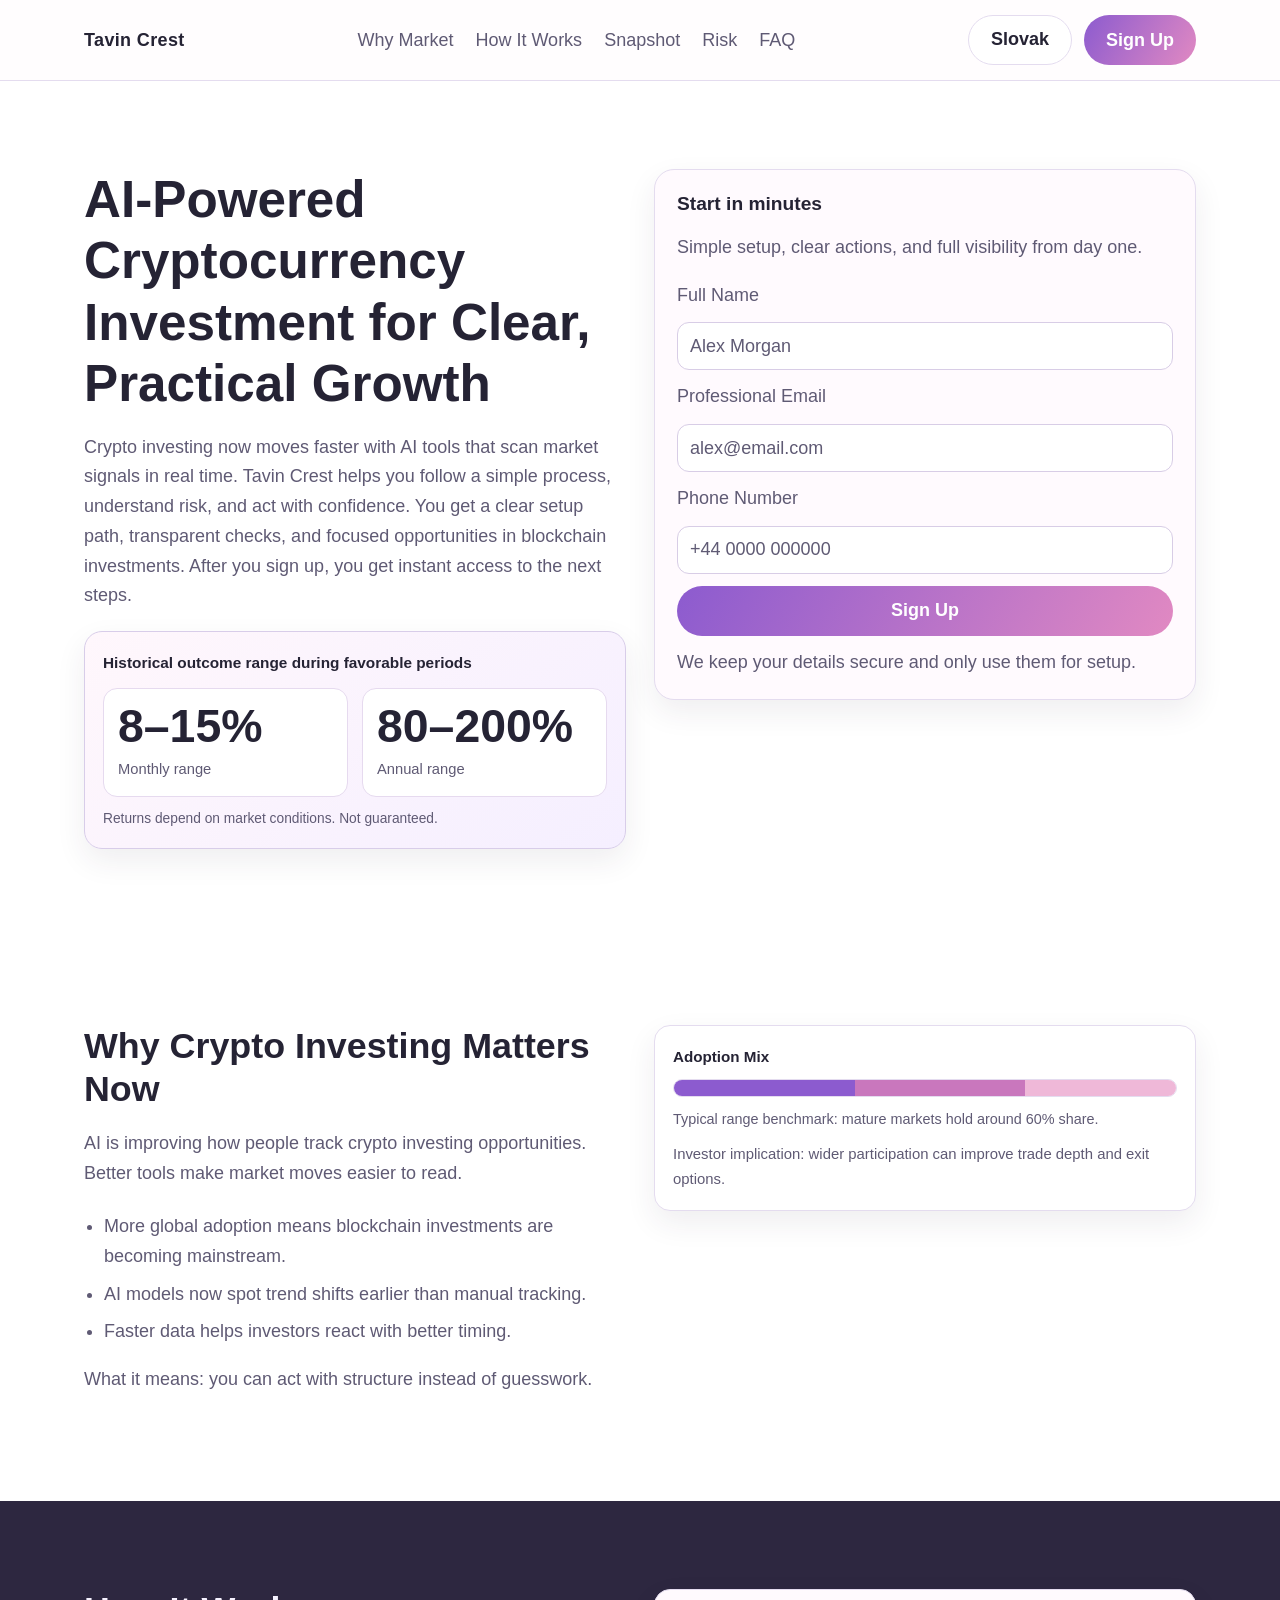
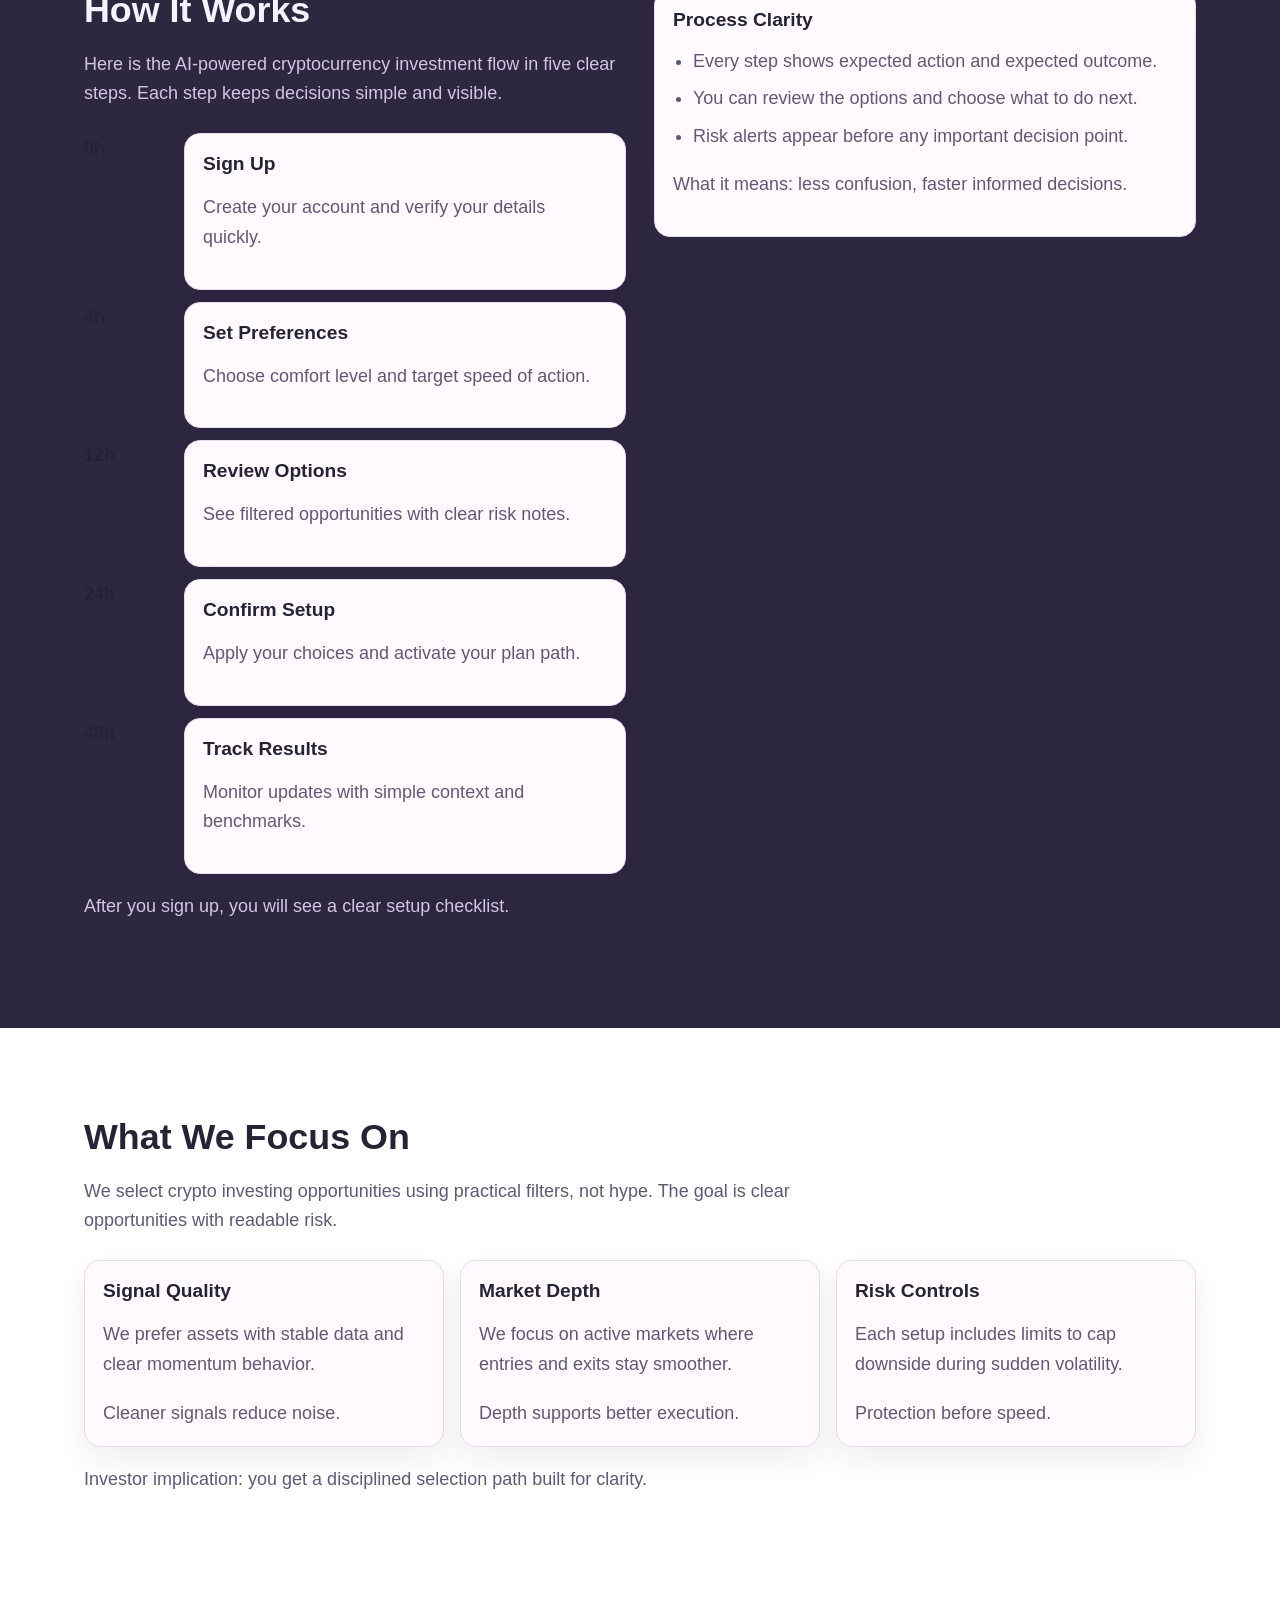
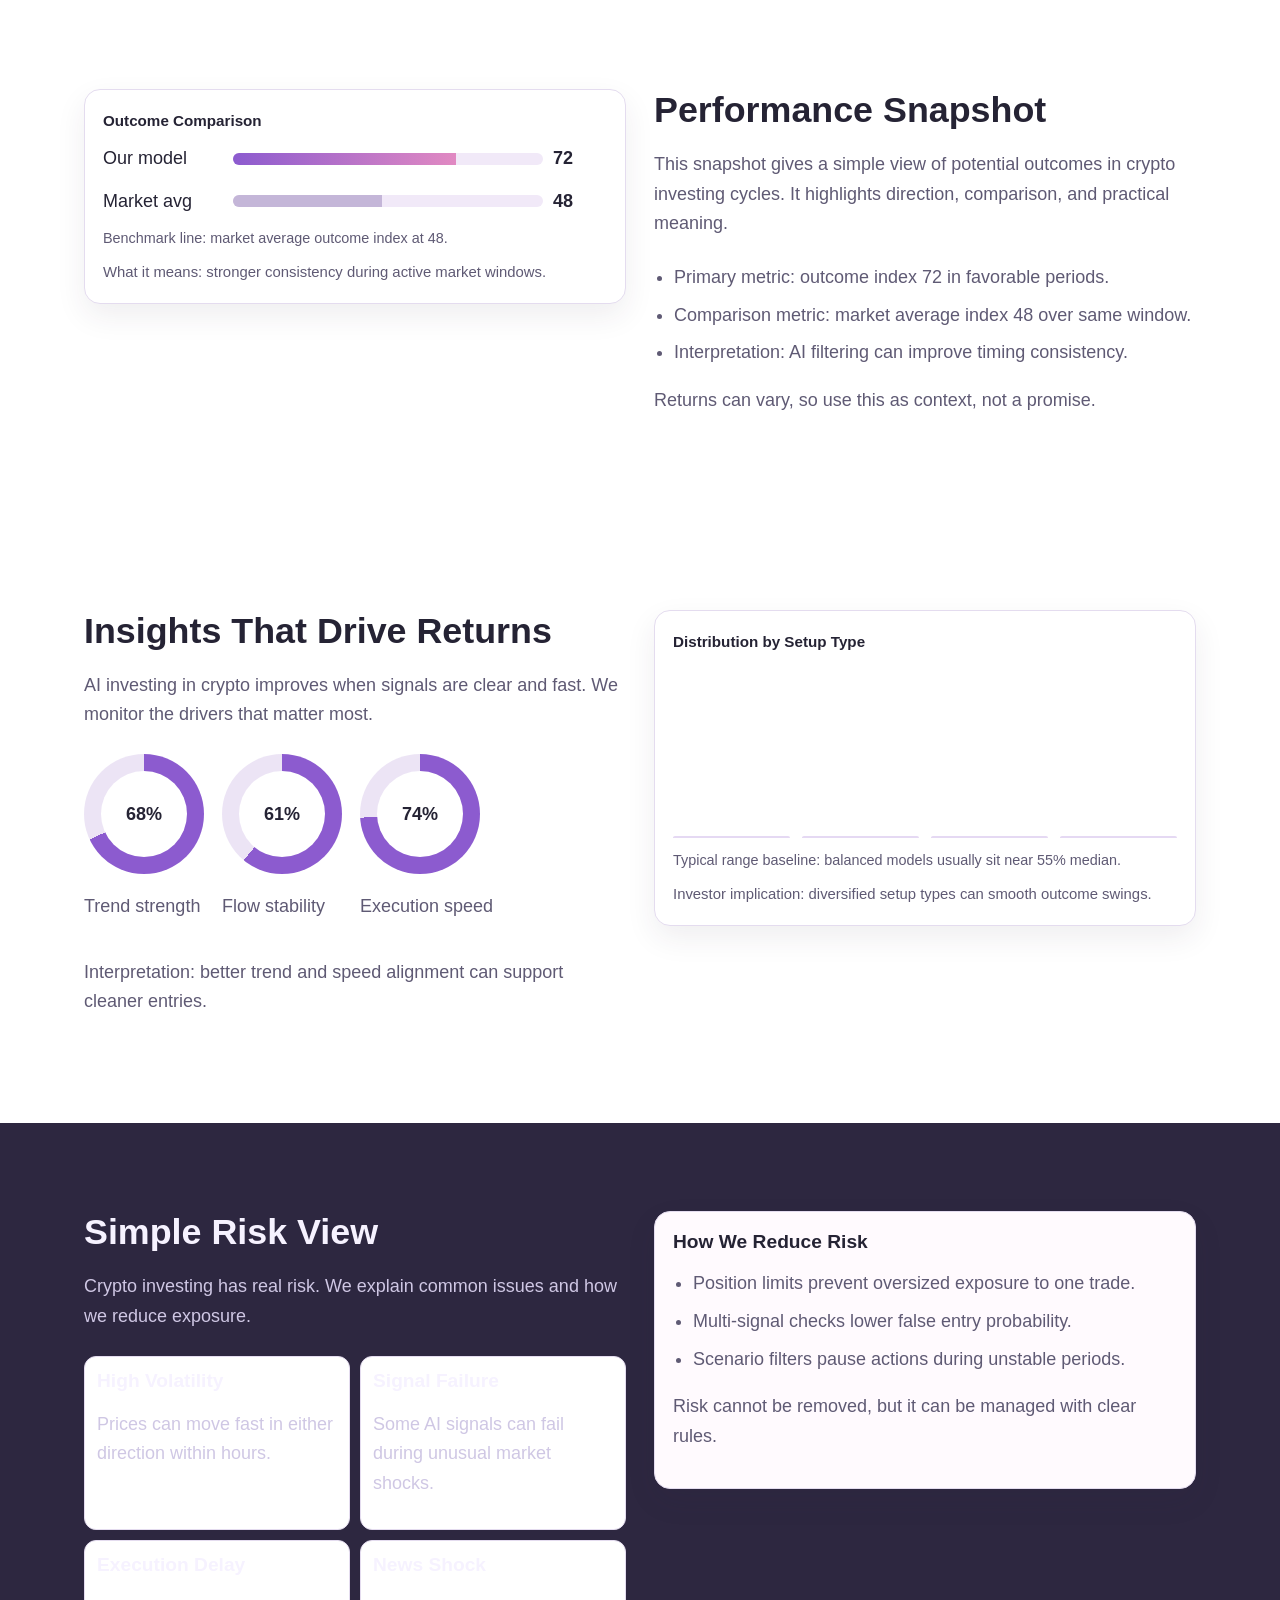
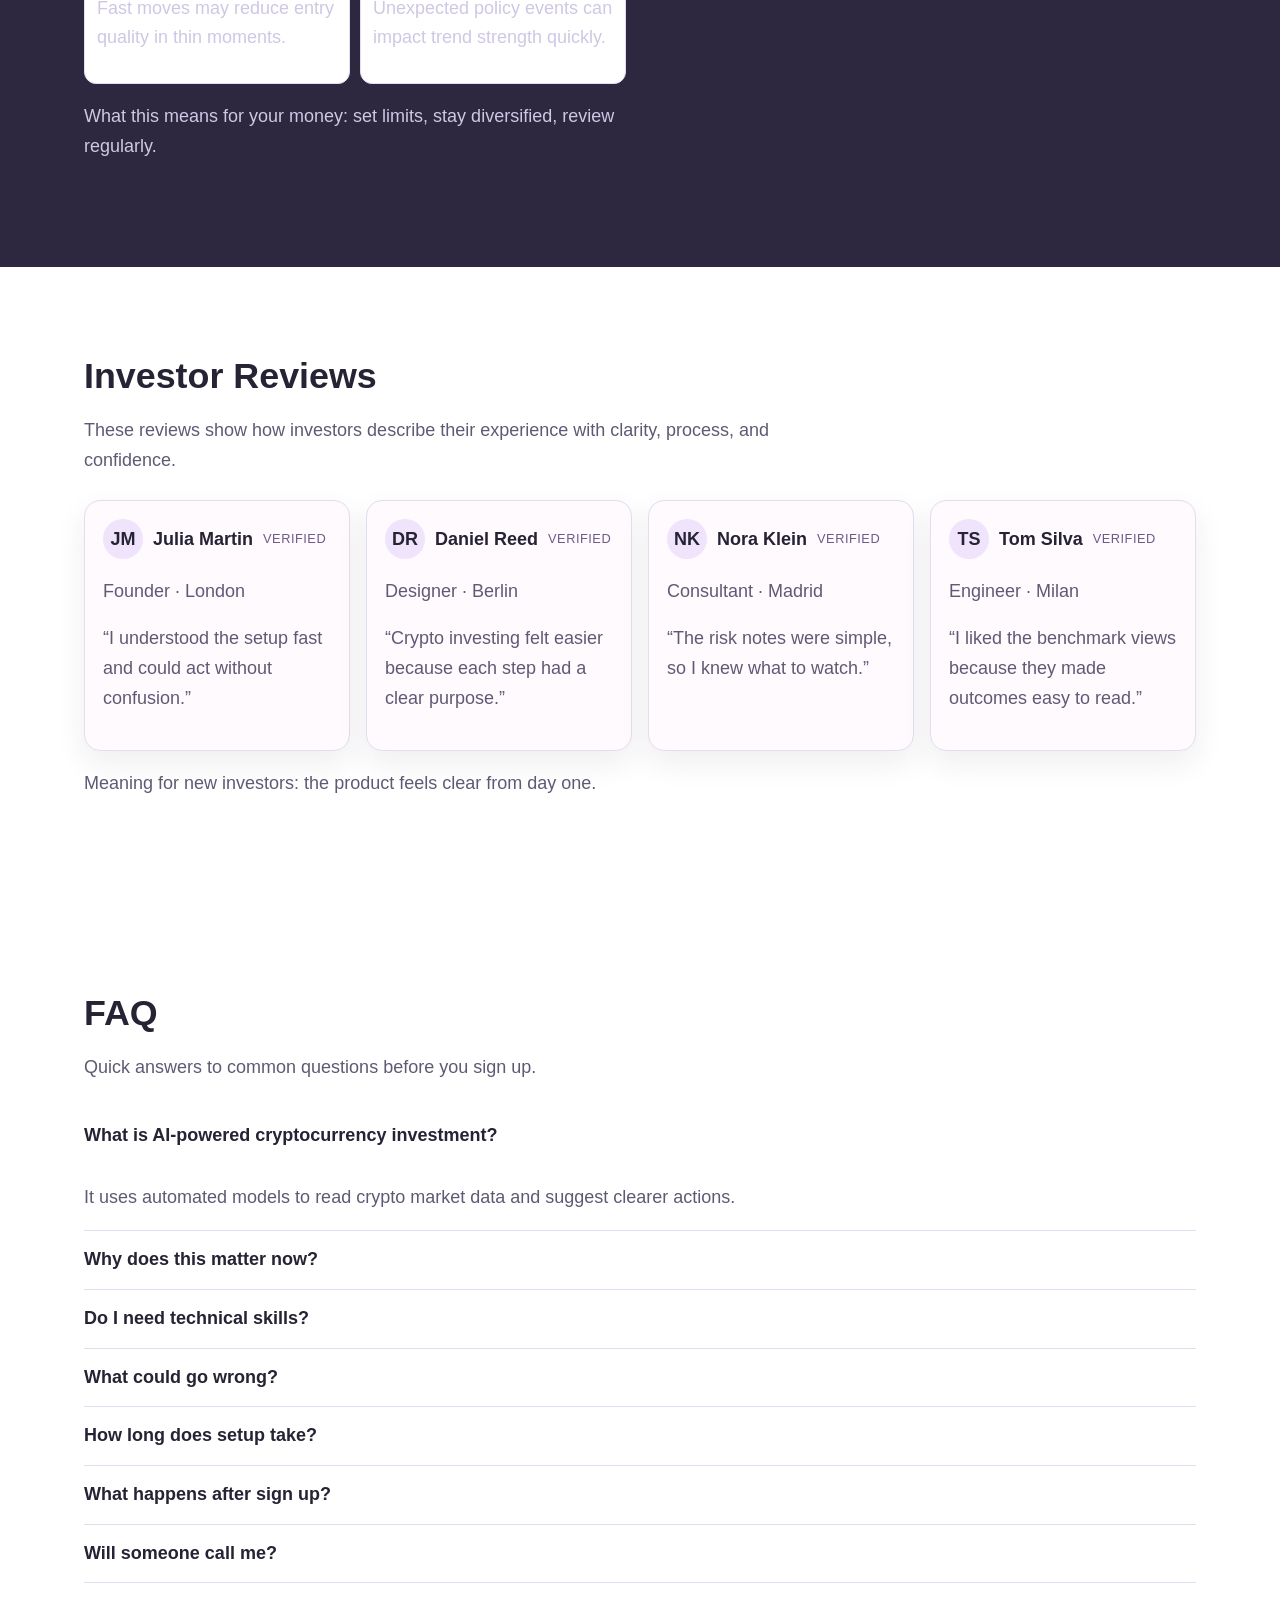
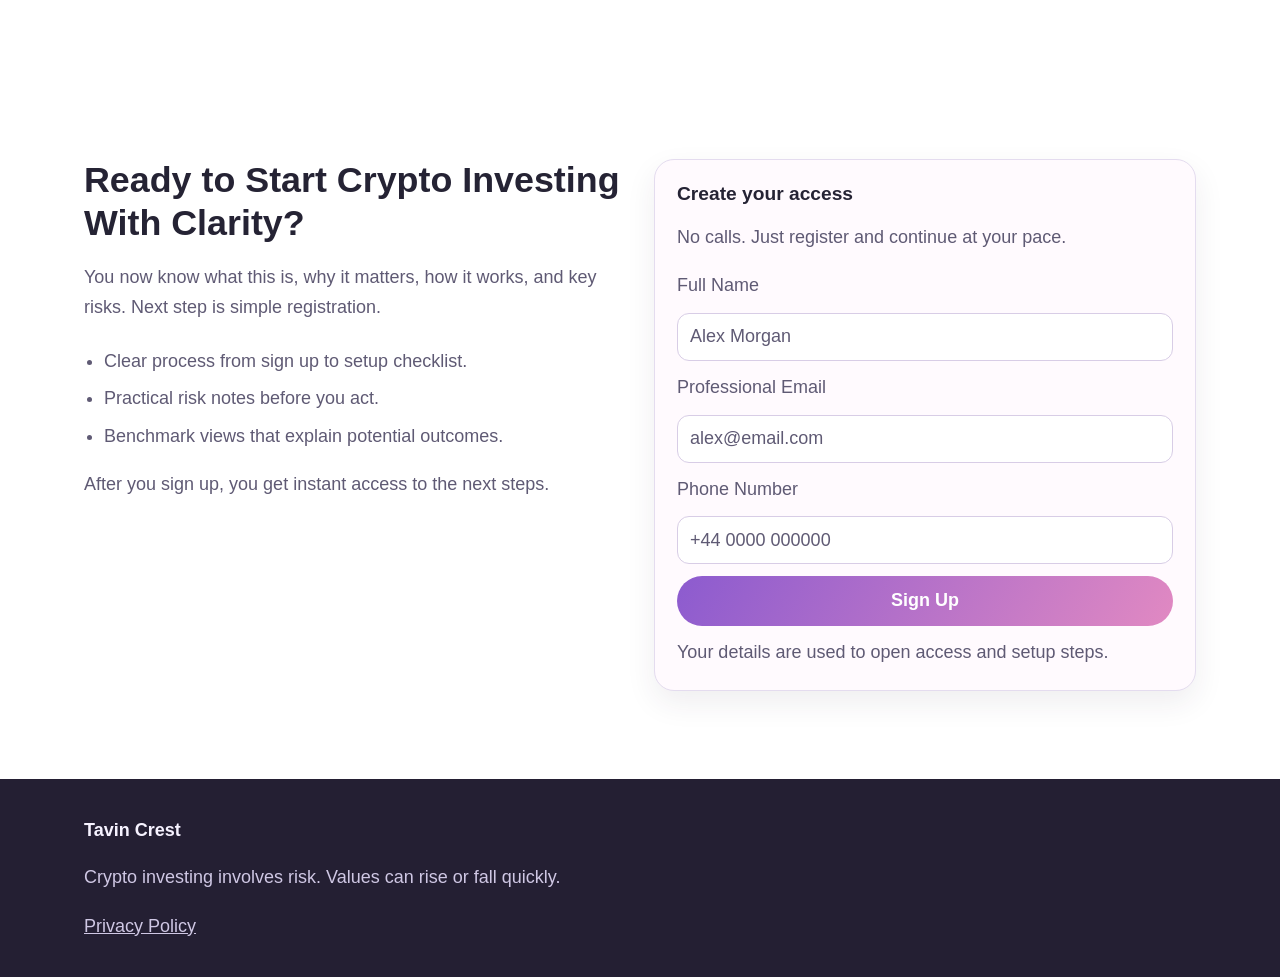
<file: sk/index.html>
<!doctype html>
<html lang="en">
<head>
  <meta charset="UTF-8">
  <meta name="viewport" content="width=device-width, initial-scale=1.0">
  <title>Tavin Crest | AI-Powered Cryptocurrency Investment | Slovak</title>
  <meta name="description" content="Tavin Crest gives investors a clear path into AI-powered cryptocurrency investment with simple steps and transparent risk notes. (Slovak page)">
  <link rel="canonical" href="https://tavincrest.com/sk/">
  <link rel="alternate" hreflang="en" href="https://tavincrest.com/">
<link rel="alternate" hreflang="de" href="https://tavincrest.com/de/">
<link rel="alternate" hreflang="fr" href="https://tavincrest.com/fr/">
<link rel="alternate" hreflang="es" href="https://tavincrest.com/es/">
<link rel="alternate" hreflang="it" href="https://tavincrest.com/it/">
<link rel="alternate" hreflang="tr" href="https://tavincrest.com/tr/">
<link rel="alternate" hreflang="pt" href="https://tavincrest.com/pt/">
<link rel="alternate" hreflang="ja" href="https://tavincrest.com/jp/">
<link rel="alternate" hreflang="sk" href="https://tavincrest.com/sk/">
<link rel="alternate" hreflang="nl-BE" href="https://tavincrest.com/be/">
<link rel="alternate" hreflang="x-default" href="https://tavincrest.com/">
  <meta property="og:title" content="Tavin Crest | AI-Powered Cryptocurrency Investment | Slovak">
  <meta property="og:description" content="Tavin Crest gives investors a clear path into AI-powered cryptocurrency investment with simple steps and transparent risk notes. (Slovak page)">
  <meta property="og:type" content="website">
  <meta property="og:url" content="https://tavincrest.com/sk/">
  <meta property="twitter:card" content="summary_large_image">
  <meta property="twitter:title" content="Tavin Crest | AI-Powered Cryptocurrency Investment | Slovak">
  <meta property="twitter:description" content="Tavin Crest gives investors a clear path into AI-powered cryptocurrency investment with simple steps and transparent risk notes. (Slovak page)">
  <link rel="stylesheet" href="../assets/style.css">
</head>
<body>
<header class="header">
  <div class="container nav-shell">
    <a class="brand" href="../index.html">Tavin Crest</a>
    <nav class="nav-center" aria-label="Main navigation">
      <a href="#market">Why Market</a><a href="#model">How It Works</a><a href="#metrics">Snapshot</a><a href="#risk">Risk</a><a href="#faq">FAQ</a>
    </nav>
    <div class="header-right">
      <div class="lang">
        <button class="lang-btn" type="button" aria-haspopup="true">Slovak</button>
        <div class="lang-menu"><a href="../index.html"><img src="https://flagcdn.com/gb.svg" alt="English flag" loading="lazy">English</a>
<a href="../de/index.html"><img src="https://flagcdn.com/de.svg" alt="Deutsch flag" loading="lazy">Deutsch</a>
<a href="../fr/index.html"><img src="https://flagcdn.com/fr.svg" alt="Français flag" loading="lazy">Français</a>
<a href="../es/index.html"><img src="https://flagcdn.com/es.svg" alt="Español flag" loading="lazy">Español</a>
<a href="../it/index.html"><img src="https://flagcdn.com/it.svg" alt="Italiano flag" loading="lazy">Italiano</a>
<a href="../tr/index.html"><img src="https://flagcdn.com/tr.svg" alt="Türkçe flag" loading="lazy">Türkçe</a>
<a href="../pt/index.html"><img src="https://flagcdn.com/pt.svg" alt="Português flag" loading="lazy">Português</a>
<a href="../jp/index.html"><img src="https://flagcdn.com/jp.svg" alt="日本語 flag" loading="lazy">日本語</a>
<a href="../sk/index.html"><img src="https://flagcdn.com/sk.svg" alt="Slovak flag" loading="lazy">Slovak</a>
<a href="../be/index.html"><img src="https://flagcdn.com/be.svg" alt="Nederlands (BE) flag" loading="lazy">Nederlands (BE)</a></div>
      </div>
      <a class="btn" href="#signup">Sign Up</a>
      <button class="burger" id="burgerOpen" aria-label="Open menu">☰</button>
    </div>
  </div>
</header>
<div class="modal-backdrop" id="drawerOverlay"></div>
<aside class="drawer" id="mobileDrawer" aria-label="Mobile menu">
  <div class="drawer-top"><strong>Menu</strong><button class="icon-btn" id="drawerClose" aria-label="Close menu">✕</button></div>
  <a href="#market">Why Market</a><a href="#model">How It Works</a><a href="#metrics">Snapshot</a><a href="#risk">Risk</a><a href="#faq">FAQ</a>
  <div class="lang" style="margin-top:16px;">
    <button class="lang-btn" type="button">Slovak</button>
    <div class="lang-menu"><a href="../index.html"><img src="https://flagcdn.com/gb.svg" alt="English flag" loading="lazy">English</a>
<a href="../de/index.html"><img src="https://flagcdn.com/de.svg" alt="Deutsch flag" loading="lazy">Deutsch</a>
<a href="../fr/index.html"><img src="https://flagcdn.com/fr.svg" alt="Français flag" loading="lazy">Français</a>
<a href="../es/index.html"><img src="https://flagcdn.com/es.svg" alt="Español flag" loading="lazy">Español</a>
<a href="../it/index.html"><img src="https://flagcdn.com/it.svg" alt="Italiano flag" loading="lazy">Italiano</a>
<a href="../tr/index.html"><img src="https://flagcdn.com/tr.svg" alt="Türkçe flag" loading="lazy">Türkçe</a>
<a href="../pt/index.html"><img src="https://flagcdn.com/pt.svg" alt="Português flag" loading="lazy">Português</a>
<a href="../jp/index.html"><img src="https://flagcdn.com/jp.svg" alt="日本語 flag" loading="lazy">日本語</a>
<a href="../sk/index.html"><img src="https://flagcdn.com/sk.svg" alt="Slovak flag" loading="lazy">Slovak</a>
<a href="../be/index.html"><img src="https://flagcdn.com/be.svg" alt="Nederlands (BE) flag" loading="lazy">Nederlands (BE)</a></div>
  </div>
  <a class="btn" href="#signup" style="margin-top:16px;">Sign Up</a>
</aside>

<main>
<section class="section light" id="signup">
  <div class="container hero-grid" data-reveal>
    <div>
      <h1>AI-Powered Cryptocurrency Investment for Clear, Practical Growth</h1>
      <p>Crypto investing now moves faster with AI tools that scan market signals in real time. Tavin Crest helps you follow a simple process, understand risk, and act with confidence. You get a clear setup path, transparent checks, and focused opportunities in blockchain investments. After you sign up, you get instant access to the next steps.</p>
      <div class="performance-panel">
        <div class="performance-head">Historical outcome range during favorable periods</div>
        <div class="performance-split">
          <div class="metric-box"><div class="metric-value">8–15%</div><div class="metric-label">Monthly range</div></div>
          <div class="metric-box"><div class="metric-value">80–200%</div><div class="metric-label">Annual range</div></div>
        </div>
        <div class="metric-note">Returns depend on market conditions. Not guaranteed.</div>
      </div>
    </div>
    <form class="form-card" aria-label="Hero sign up form">
      <h3 class="form-title">Start in minutes</h3>
      <p class="form-sub">Simple setup, clear actions, and full visibility from day one.</p>
      <div class="form-stack">
        <label for="name-1">Full Name</label><input id="name-1" required placeholder="Alex Morgan">
        <label for="email-1">Professional Email</label><input id="email-1" type="email" required placeholder="alex@email.com">
        <label for="phone-1">Phone Number</label><input id="phone-1" type="tel" required placeholder="+44 0000 000000">
        <button class="btn" type="submit">Sign Up</button>
        <small class="form-confirm">We keep your details secure and only use them for setup.</small>
      </div>
    </form>
  </div>
</section>

<section class="section light" id="market"><div class="container two-col" data-reveal><div><h2>Why Crypto Investing Matters Now</h2><p class="section-intro">AI is improving how people track crypto investing opportunities. Better tools make market moves easier to read.</p><ul class="bullets"><li>More global adoption means blockchain investments are becoming mainstream.</li><li>AI models now spot trend shifts earlier than manual tracking.</li><li>Faster data helps investors react with better timing.</li></ul><p>What it means: you can act with structure instead of guesswork.</p></div><div class="visual-card"><div class="visual-title">Adoption Mix</div><div class="stack-bar"><div class="seg a"></div><div class="seg b"></div><div class="seg c"></div></div><div class="benchmark">Typical range benchmark: mature markets hold around 60% share.</div><div class="interpret">Investor implication: wider participation can improve trade depth and exit options.</div></div></div></section>

<section class="section dark" id="model"><div class="container two-col" data-reveal><div><h2>How It Works</h2><p class="section-intro">Here is the AI-powered cryptocurrency investment flow in five clear steps. Each step keeps decisions simple and visible.</p><div class="timeline"><div class="t-item"><div class="t-hour">0h</div><div class="card"><h3>Sign Up</h3><p>Create your account and verify your details quickly.</p></div></div><div class="t-item"><div class="t-hour">4h</div><div class="card"><h3>Set Preferences</h3><p>Choose comfort level and target speed of action.</p></div></div><div class="t-item"><div class="t-hour">12h</div><div class="card"><h3>Review Options</h3><p>See filtered opportunities with clear risk notes.</p></div></div><div class="t-item"><div class="t-hour">24h</div><div class="card"><h3>Confirm Setup</h3><p>Apply your choices and activate your plan path.</p></div></div><div class="t-item"><div class="t-hour">48h</div><div class="card"><h3>Track Results</h3><p>Monitor updates with simple context and benchmarks.</p></div></div></div><p>After you sign up, you will see a clear setup checklist.</p></div><div class="card"><h3>Process Clarity</h3><ul class="bullets"><li>Every step shows expected action and expected outcome.</li><li>You can review the options and choose what to do next.</li><li>Risk alerts appear before any important decision point.</li></ul><p>What it means: less confusion, faster informed decisions.</p></div></div></section>

<section class="section light" id="focus"><div class="container" data-reveal><h2>What We Focus On</h2><p class="section-intro">We select crypto investing opportunities using practical filters, not hype. The goal is clear opportunities with readable risk.</p><div class="card-grid-3"><article class="card"><h3>Signal Quality</h3><p>We prefer assets with stable data and clear momentum behavior.</p><small class="muted">Cleaner signals reduce noise.</small></article><article class="card"><h3>Market Depth</h3><p>We focus on active markets where entries and exits stay smoother.</p><small class="muted">Depth supports better execution.</small></article><article class="card"><h3>Risk Controls</h3><p>Each setup includes limits to cap downside during sudden volatility.</p><small class="muted">Protection before speed.</small></article></div><p>Investor implication: you get a disciplined selection path built for clarity.</p></div></section>

<section class="section light" id="metrics"><div class="container two-col" data-reveal><div class="visual-card"><div class="visual-title">Outcome Comparison</div><div class="compare-bars"><div class="compare-row"><span>Our model</span><div class="track"><div class="fill-us"></div></div><strong>72</strong></div><div class="compare-row"><span>Market avg</span><div class="track"><div class="fill-mk"></div></div><strong>48</strong></div></div><div class="benchmark">Benchmark line: market average outcome index at 48.</div><div class="interpret">What it means: stronger consistency during active market windows.</div></div><div><h2>Performance Snapshot</h2><p class="section-intro">This snapshot gives a simple view of potential outcomes in crypto investing cycles. It highlights direction, comparison, and practical meaning.</p><ul class="bullets"><li>Primary metric: outcome index 72 in favorable periods.</li><li>Comparison metric: market average index 48 over same window.</li><li>Interpretation: AI filtering can improve timing consistency.</li></ul><p>Returns can vary, so use this as context, not a promise.</p></div></div></section>

<section class="section light" id="insights"><div class="container two-col" data-reveal><div><h2>Insights That Drive Returns</h2><p class="section-intro">AI investing in crypto improves when signals are clear and fast. We monitor the drivers that matter most.</p><div class="ring-wrap"><div><div class="ring" style="--pct:68" data-value="68%"></div><p>Trend strength</p></div><div><div class="ring" style="--pct:61" data-value="61%"></div><p>Flow stability</p></div><div><div class="ring" style="--pct:74" data-value="74%"></div><p>Execution speed</p></div></div><p>Interpretation: better trend and speed alignment can support cleaner entries.</p></div><div class="visual-card"><div class="visual-title">Distribution by Setup Type</div><div class="vertical-set"><div class="v-col"><span style="height:48%"></span></div><div class="v-col"><span style="height:65%"></span></div><div class="v-col"><span style="height:78%"></span></div><div class="v-col"><span style="height:56%"></span></div></div><div class="benchmark">Typical range baseline: balanced models usually sit near 55% median.</div><div class="interpret">Investor implication: diversified setup types can smooth outcome swings.</div></div></div></section>

<section class="section dark" id="risk"><div class="container two-col" data-reveal><div><h2>Simple Risk View</h2><p class="section-intro">Crypto investing has real risk. We explain common issues and how we reduce exposure.</p><div class="risk-matrix"><div class="risk-cell"><h3>High Volatility</h3><p>Prices can move fast in either direction within hours.</p></div><div class="risk-cell"><h3>Signal Failure</h3><p>Some AI signals can fail during unusual market shocks.</p></div><div class="risk-cell"><h3>Execution Delay</h3><p>Fast moves may reduce entry quality in thin moments.</p></div><div class="risk-cell"><h3>News Shock</h3><p>Unexpected policy events can impact trend strength quickly.</p></div></div><p>What this means for your money: set limits, stay diversified, review regularly.</p></div><div class="card"><h3>How We Reduce Risk</h3><ul class="bullets"><li>Position limits prevent oversized exposure to one trade.</li><li>Multi-signal checks lower false entry probability.</li><li>Scenario filters pause actions during unstable periods.</li></ul><p>Risk cannot be removed, but it can be managed with clear rules.</p></div></div></section>

<section class="section light" id="reviews"><div class="container" data-reveal><h2>Investor Reviews</h2><p class="section-intro">These reviews show how investors describe their experience with clarity, process, and confidence.</p><div class="card-grid-4"><article class="card review-card"><div class="row"><div class="avatar">JM</div><strong>Julia Martin</strong><span class="verified">VERIFIED</span></div><p>Founder · London</p><p>“I understood the setup fast and could act without confusion.”</p></article><article class="card review-card"><div class="row"><div class="avatar">DR</div><strong>Daniel Reed</strong><span class="verified">VERIFIED</span></div><p>Designer · Berlin</p><p>“Crypto investing felt easier because each step had a clear purpose.”</p></article><article class="card review-card"><div class="row"><div class="avatar">NK</div><strong>Nora Klein</strong><span class="verified">VERIFIED</span></div><p>Consultant · Madrid</p><p>“The risk notes were simple, so I knew what to watch.”</p></article><article class="card review-card"><div class="row"><div class="avatar">TS</div><strong>Tom Silva</strong><span class="verified">VERIFIED</span></div><p>Engineer · Milan</p><p>“I liked the benchmark views because they made outcomes easy to read.”</p></article></div><p>Meaning for new investors: the product feels clear from day one.</p></div></section>

<section class="section light" id="faq"><div class="container" data-reveal><h2>FAQ</h2><p class="section-intro">Quick answers to common questions before you sign up.</p><div class="faq-list"><div class="faq-item open"><button class="faq-q">What is AI-powered cryptocurrency investment?</button><div class="faq-a"><p>It uses automated models to read crypto market data and suggest clearer actions.</p></div></div><div class="faq-item"><button class="faq-q">Why does this matter now?</button><div class="faq-a"><p>Data moves quickly now, so AI tools can help investors react faster and more clearly.</p></div></div><div class="faq-item"><button class="faq-q">Do I need technical skills?</button><div class="faq-a"><p>No. The platform explains each step in simple words and guided actions.</p></div></div><div class="faq-item"><button class="faq-q">What could go wrong?</button><div class="faq-a"><p>Markets can drop fast, and no model is perfect. Use limits and review your choices.</p></div></div><div class="faq-item"><button class="faq-q">How long does setup take?</button><div class="faq-a"><p>Most people complete account setup and first review in under 48 hours.</p></div></div><div class="faq-item"><button class="faq-q">What happens after sign up?</button><div class="faq-a"><p>After you sign up, you can review the options and choose what to do next.</p></div></div><div class="faq-item"><button class="faq-q">Will someone call me?</button><div class="faq-a"><p>No calls are required. We may send a short email to confirm your details.</p></div></div></div></section>

<section class="section light" id="final"><div class="container two-col" data-reveal><div><h2>Ready to Start Crypto Investing With Clarity?</h2><p class="section-intro">You now know what this is, why it matters, how it works, and key risks. Next step is simple registration.</p><ul class="bullets"><li>Clear process from sign up to setup checklist.</li><li>Practical risk notes before you act.</li><li>Benchmark views that explain potential outcomes.</li></ul><p>After you sign up, you get instant access to the next steps.</p></div><form class="form-card" aria-label="Final sign up form"><h3 class="form-title">Create your access</h3><p class="form-sub">No calls. Just register and continue at your pace.</p><div class="form-stack"><label for="name-2">Full Name</label><input id="name-2" required placeholder="Alex Morgan"><label for="email-2">Professional Email</label><input id="email-2" type="email" required placeholder="alex@email.com"><label for="phone-2">Phone Number</label><input id="phone-2" type="tel" required placeholder="+44 0000 000000"><button class="btn" type="submit">Sign Up</button><small class="form-confirm">Your details are used to open access and setup steps.</small></div></form></div></section>
</main>

<footer class="footer"><div class="container"><strong>Tavin Crest</strong><p>Crypto investing involves risk. Values can rise or fall quickly.</p><a href="#" data-open-privacy>Privacy Policy</a></div></footer>

<div class="modal-backdrop" id="privacyModal" role="dialog" aria-modal="true" aria-label="Privacy policy">
  <div class="modal">
    <div class="modal-head"><h3>Privacy Policy</h3><button class="icon-btn" id="privacyCloseX" aria-label="Close privacy modal">✕</button></div>
    <p><strong>Introduction:</strong> We explain what data we collect and why.</p>
    <p><strong>Data collection:</strong> We collect name, email, phone, and usage events.</p>
    <p><strong>Legal basis:</strong> We process data to deliver requested service and improve product quality.</p>
    <p><strong>Cookies:</strong> Cookies help session security and basic analytics.</p>
    <p><strong>Retention:</strong> We keep data only as long as needed for service and legal duties.</p>
    <p><strong>Third-party sharing:</strong> We share limited data with hosting, email, and analytics providers.</p>
    <p><strong>Security:</strong> We use access controls, encryption, and monitoring checks.</p>
    <p><strong>User rights:</strong> You can request access, correction, deletion, or export of your data.</p>
    <p><strong>International transfers:</strong> Some providers process data in other countries with safeguards.</p>
    <p><strong>Industry risk disclosure:</strong> Crypto investing can be volatile and may lead to losses.</p>
    <p><strong>Contact:</strong> privacy@tavincrest.com</p>
    <div class="modal-footer"><button class="btn" type="button" id="privacyClose">Close</button></div>
  </div>
</div>

<script type="application/ld+json">{"@context":"https://schema.org","@type":"Organization","name":"Tavin Crest","url":"https://tavincrest.com","logo":"https://tavincrest.com/assets/img/logo.png"}</script>
<script type="application/ld+json">{"@context":"https://schema.org","@type":"WebSite","name":"Tavin Crest","url":"https://tavincrest.com"}</script>
<script type="application/ld+json">{"@context":"https://schema.org","@type":"FAQPage","mainEntity":[{"@type":"Question","name":"What is AI-powered cryptocurrency investment?","acceptedAnswer":{"@type":"Answer","text":"It uses automated models to read crypto market data and suggest clearer actions."}},{"@type":"Question","name":"What happens after sign up?","acceptedAnswer":{"@type":"Answer","text":"After you sign up, you can review the options and choose what to do next."}}]}</script>
<script type="application/ld+json">{"@context":"https://schema.org","@type":"Review","author":{"@type":"Person","name":"Julia Martin"},"reviewBody":"I understood the setup fast and could act without confusion.","itemReviewed":{"@type":"Service","name":"Tavin Crest AI-Powered Cryptocurrency Investment"}}</script>
<script src="../assets/app.js" defer></script>
</body>
</html>
</file>
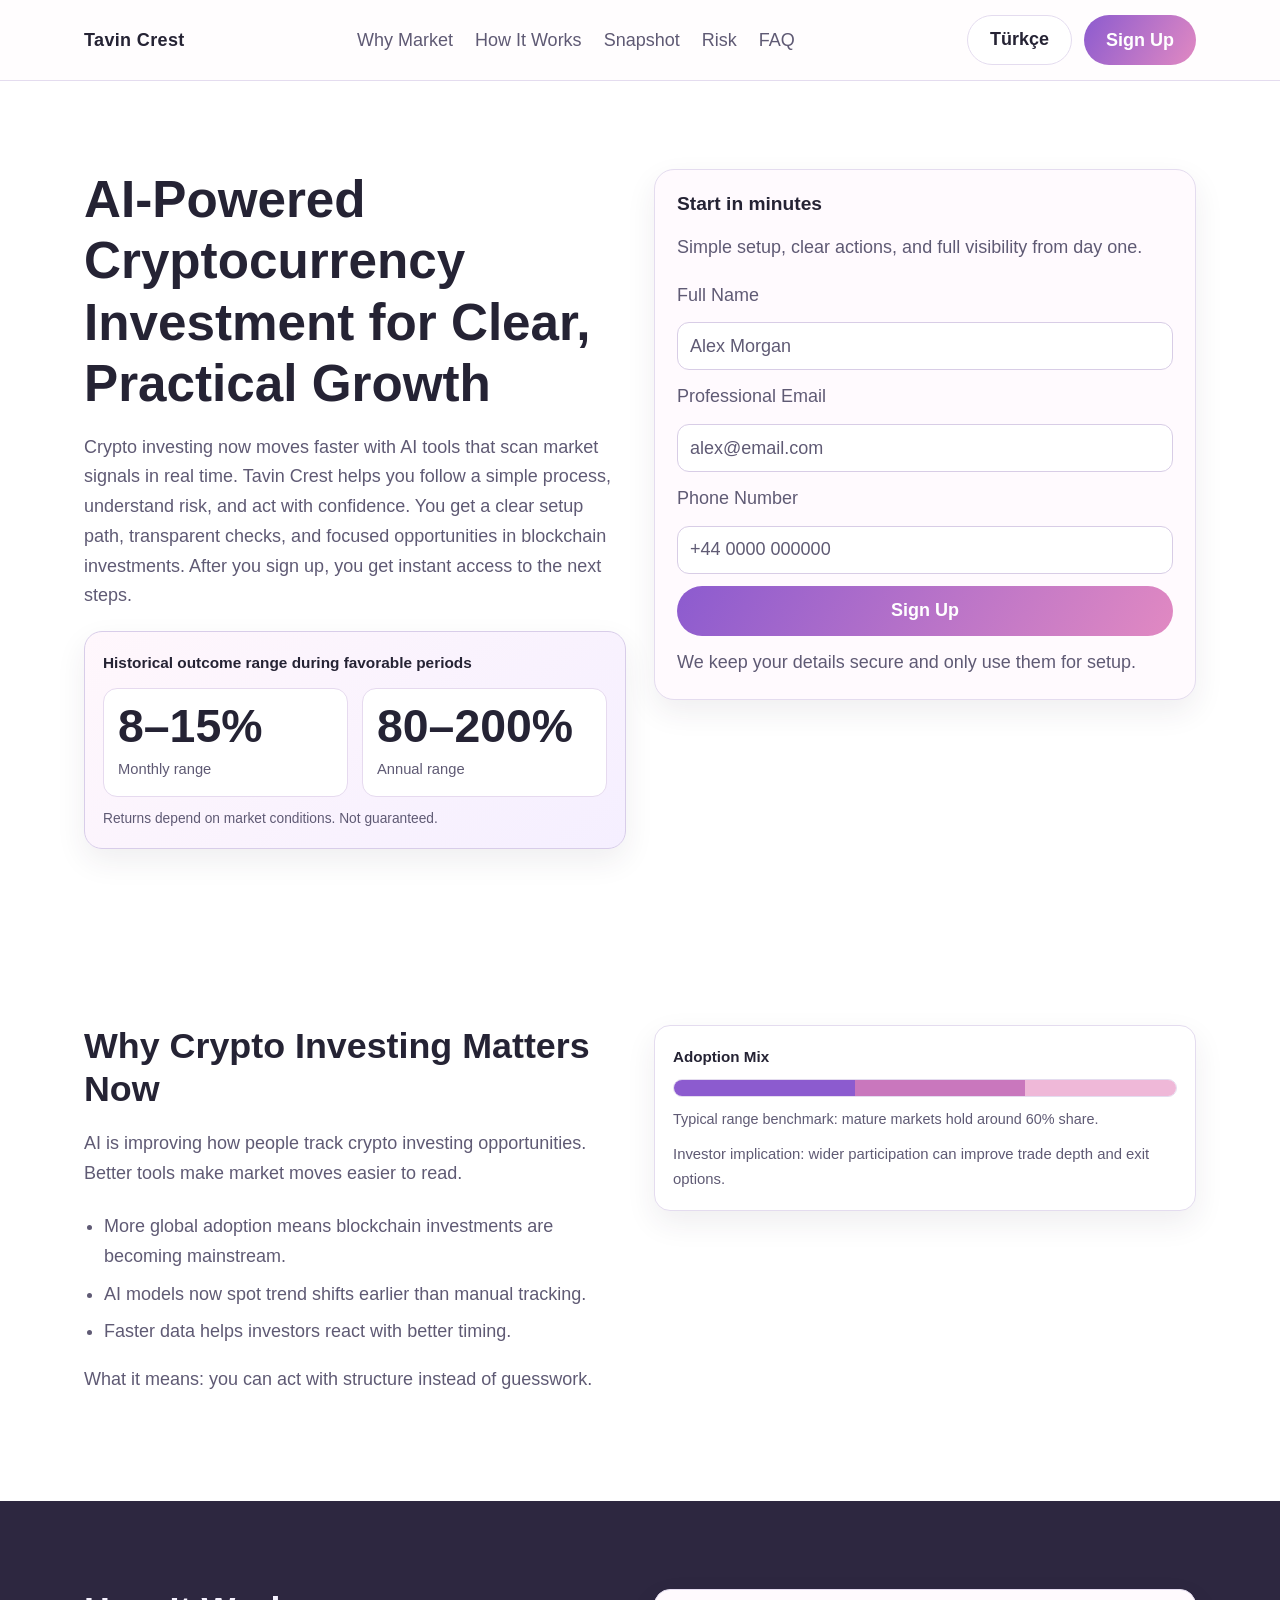
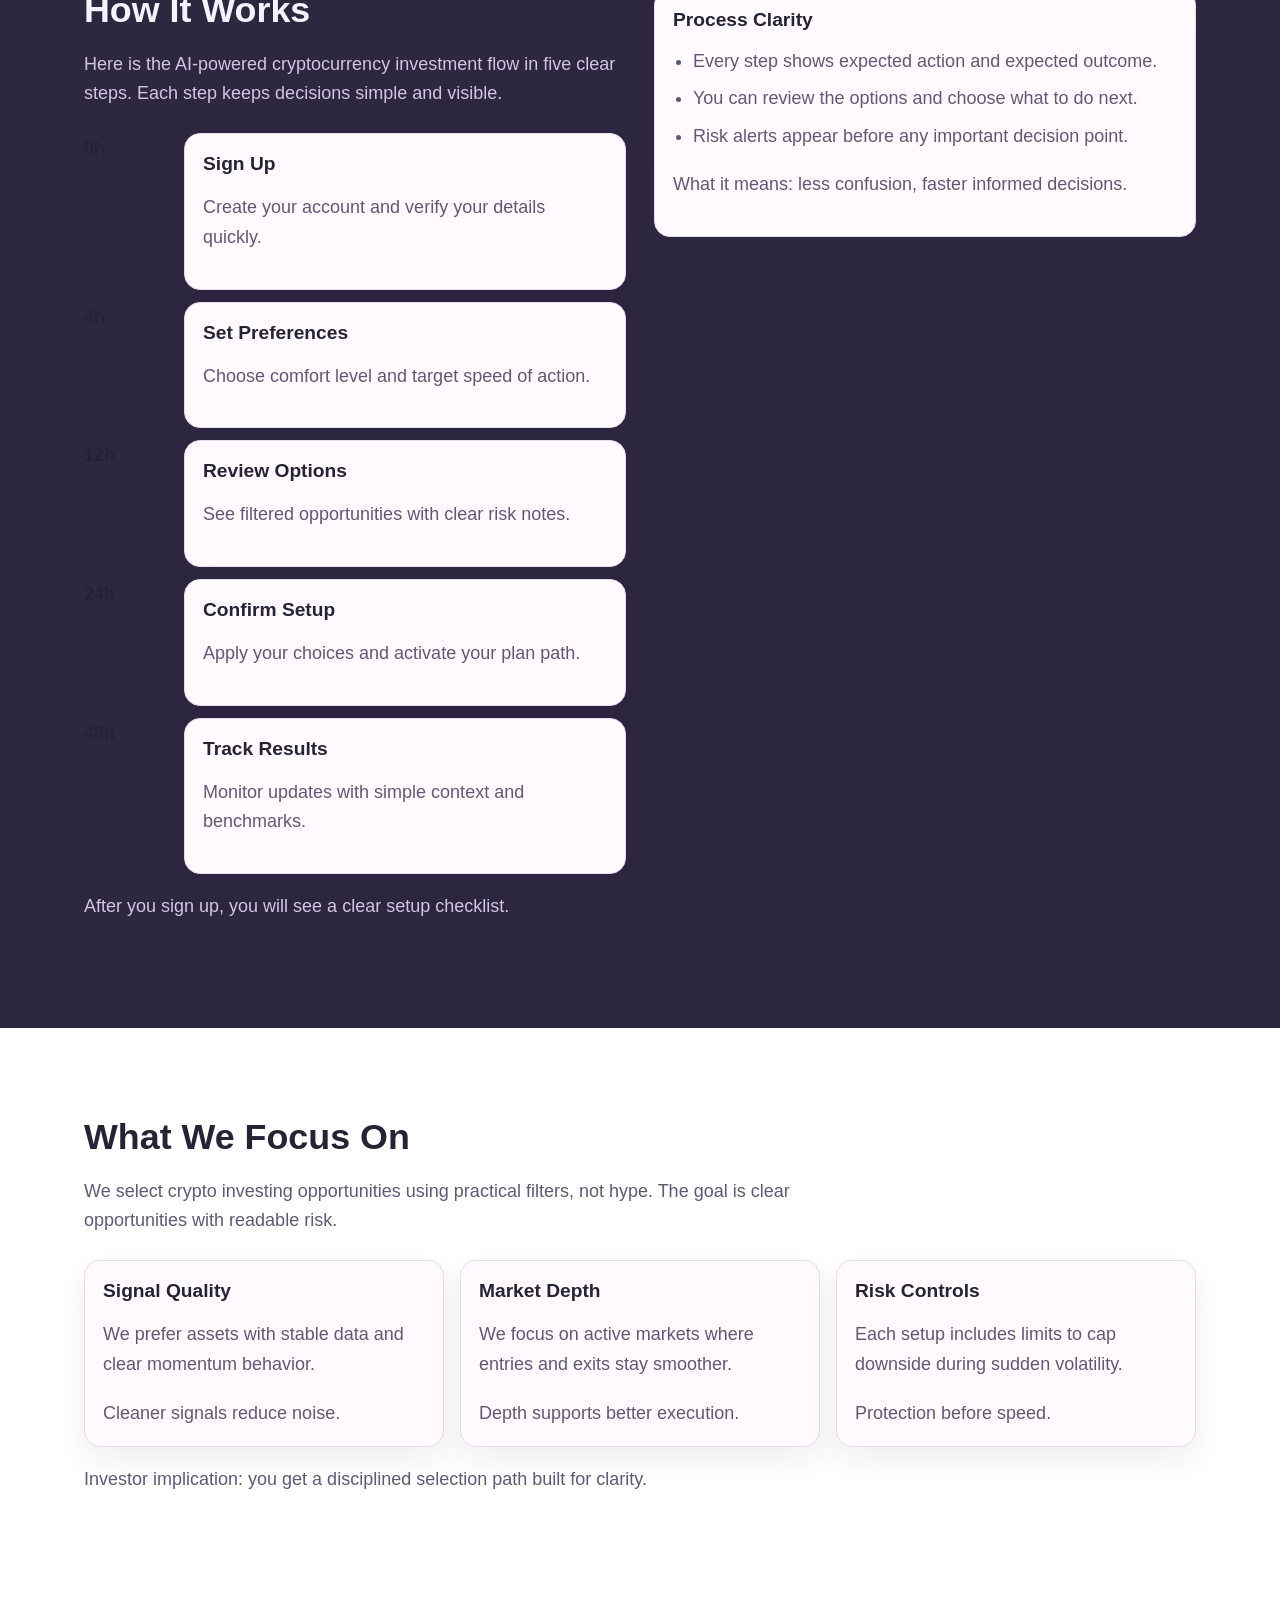
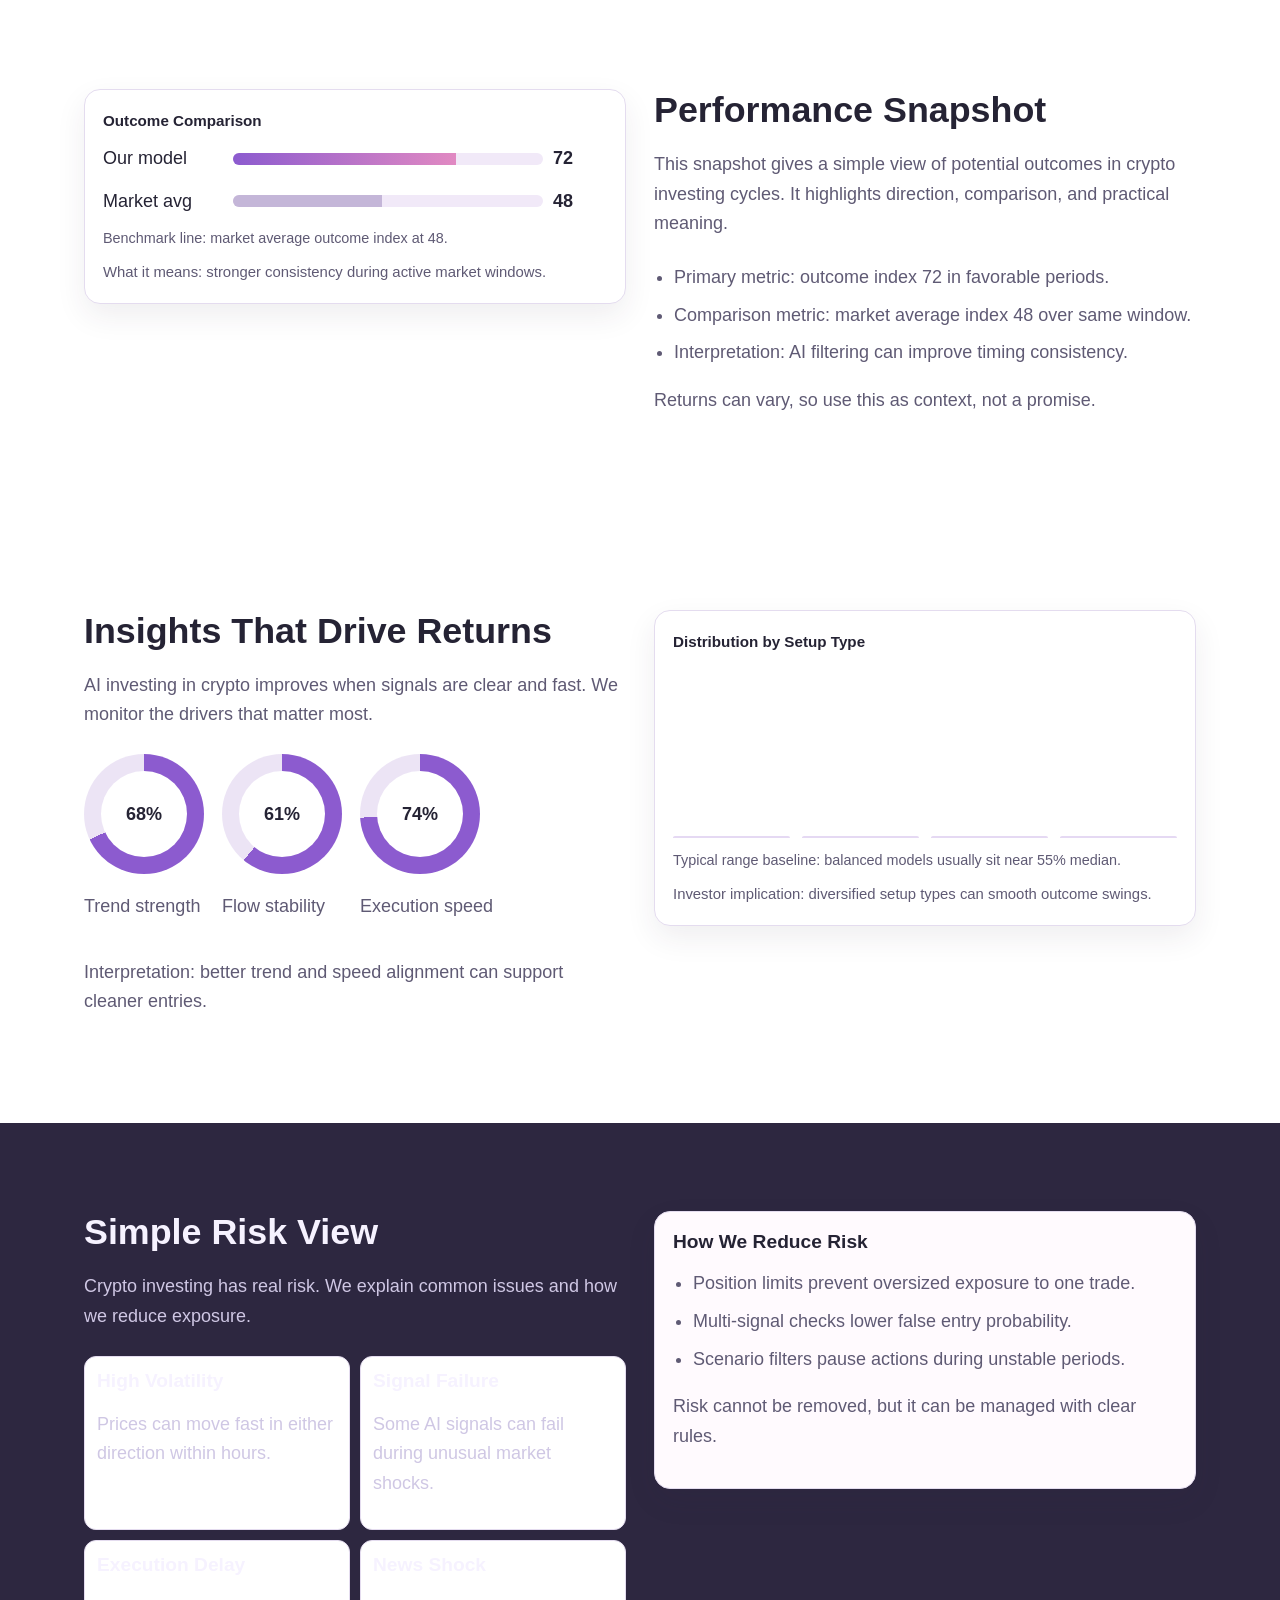
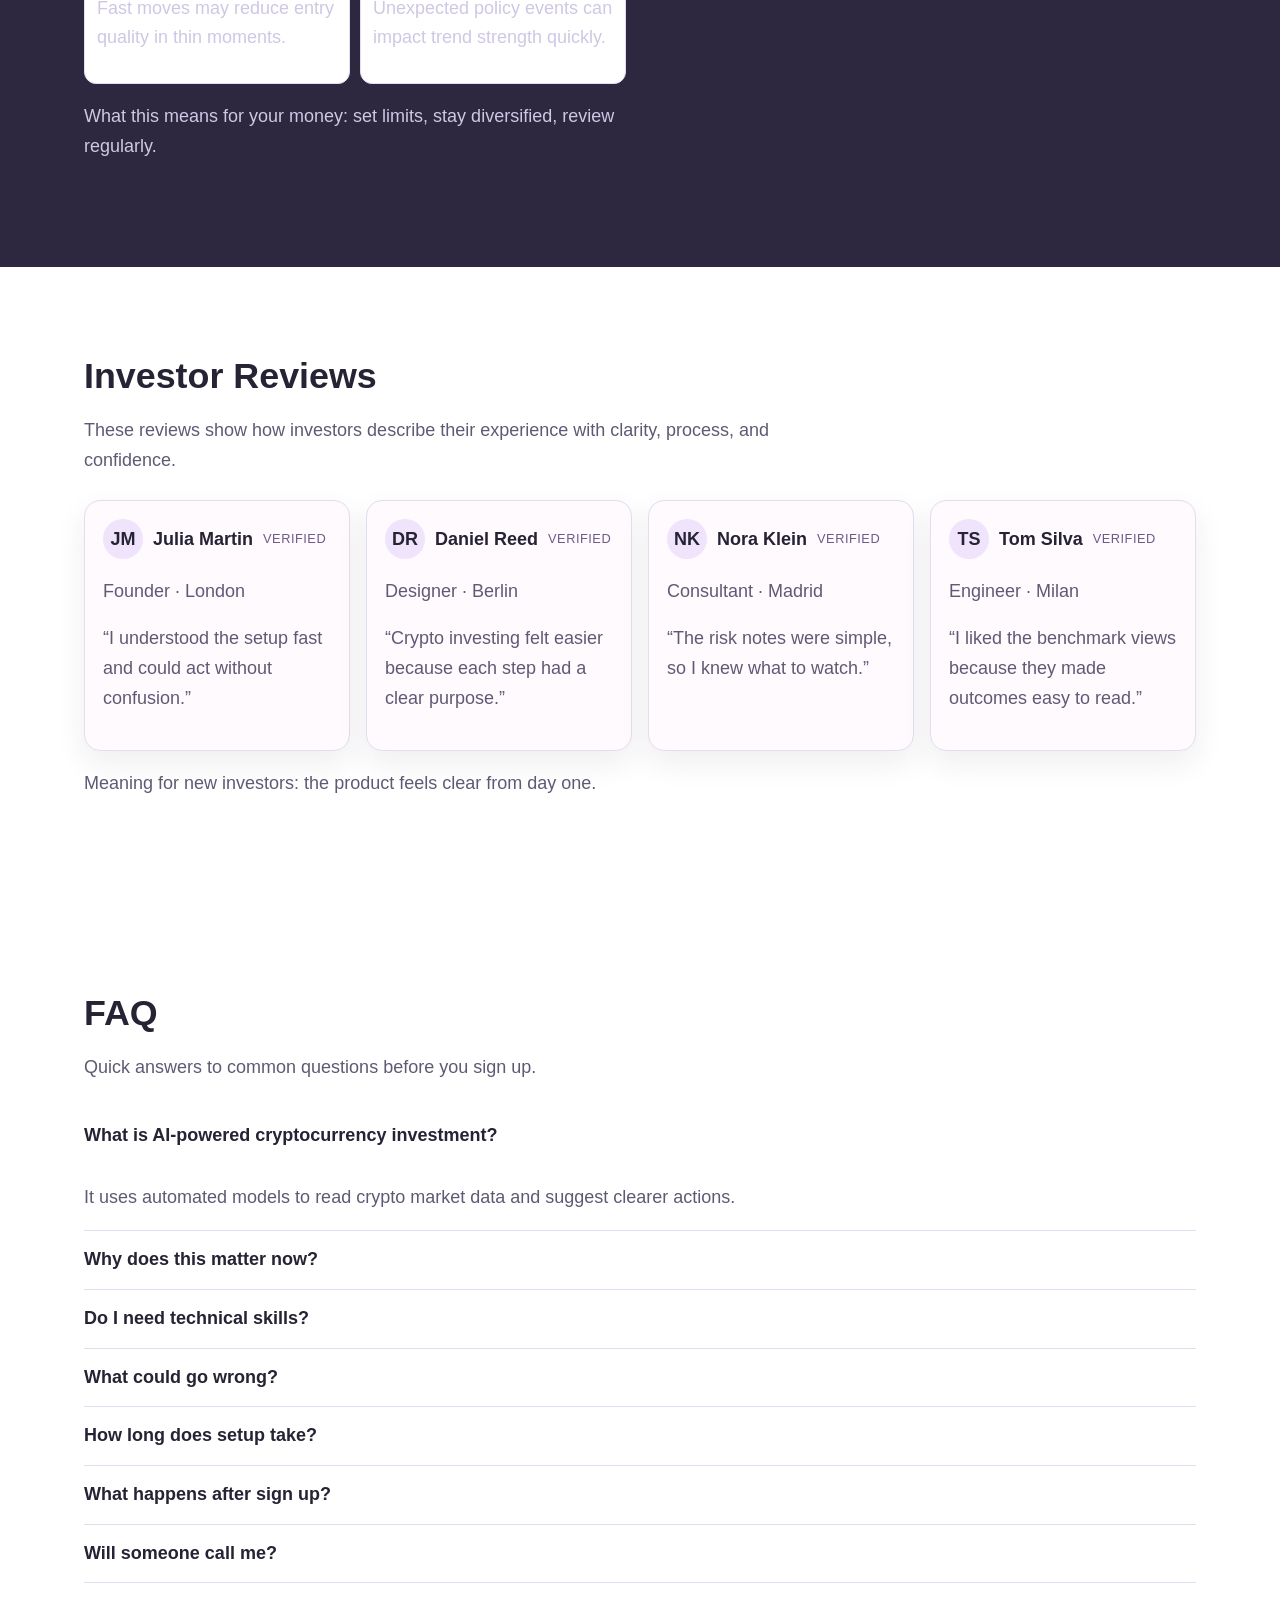
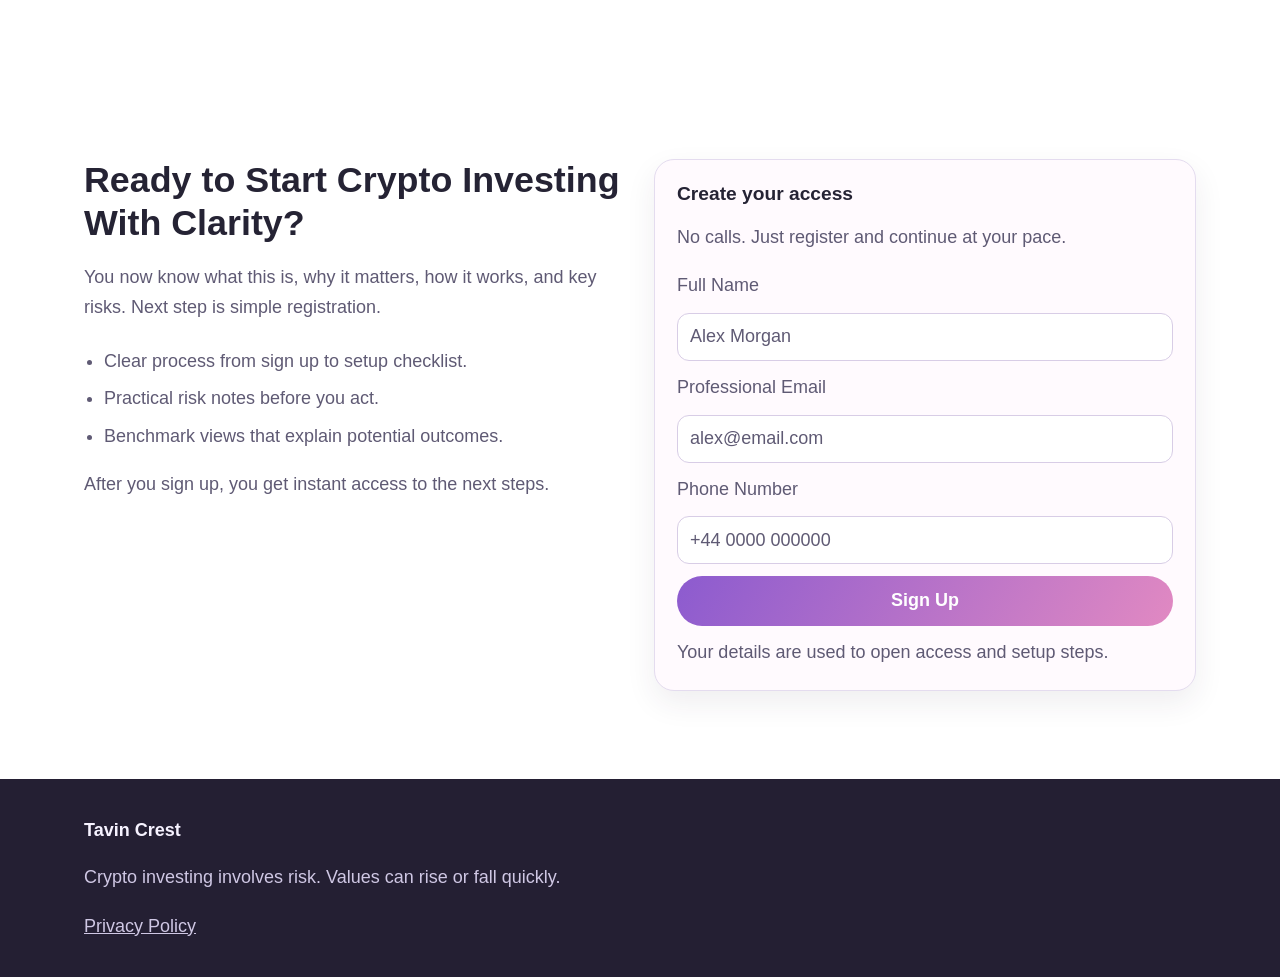
<file: tr/index.html>
<!doctype html>
<html lang="en">
<head>
  <meta charset="UTF-8">
  <meta name="viewport" content="width=device-width, initial-scale=1.0">
  <title>Tavin Crest | AI-Powered Cryptocurrency Investment | Türkçe</title>
  <meta name="description" content="Tavin Crest gives investors a clear path into AI-powered cryptocurrency investment with simple steps and transparent risk notes. (Türkçe page)">
  <link rel="canonical" href="https://tavincrest.com/tr/">
  <link rel="alternate" hreflang="en" href="https://tavincrest.com/">
<link rel="alternate" hreflang="de" href="https://tavincrest.com/de/">
<link rel="alternate" hreflang="fr" href="https://tavincrest.com/fr/">
<link rel="alternate" hreflang="es" href="https://tavincrest.com/es/">
<link rel="alternate" hreflang="it" href="https://tavincrest.com/it/">
<link rel="alternate" hreflang="tr" href="https://tavincrest.com/tr/">
<link rel="alternate" hreflang="pt" href="https://tavincrest.com/pt/">
<link rel="alternate" hreflang="ja" href="https://tavincrest.com/jp/">
<link rel="alternate" hreflang="sk" href="https://tavincrest.com/sk/">
<link rel="alternate" hreflang="nl-BE" href="https://tavincrest.com/be/">
<link rel="alternate" hreflang="x-default" href="https://tavincrest.com/">
  <meta property="og:title" content="Tavin Crest | AI-Powered Cryptocurrency Investment | Türkçe">
  <meta property="og:description" content="Tavin Crest gives investors a clear path into AI-powered cryptocurrency investment with simple steps and transparent risk notes. (Türkçe page)">
  <meta property="og:type" content="website">
  <meta property="og:url" content="https://tavincrest.com/tr/">
  <meta property="twitter:card" content="summary_large_image">
  <meta property="twitter:title" content="Tavin Crest | AI-Powered Cryptocurrency Investment | Türkçe">
  <meta property="twitter:description" content="Tavin Crest gives investors a clear path into AI-powered cryptocurrency investment with simple steps and transparent risk notes. (Türkçe page)">
  <link rel="stylesheet" href="../assets/style.css">
</head>
<body>
<header class="header">
  <div class="container nav-shell">
    <a class="brand" href="../index.html">Tavin Crest</a>
    <nav class="nav-center" aria-label="Main navigation">
      <a href="#market">Why Market</a><a href="#model">How It Works</a><a href="#metrics">Snapshot</a><a href="#risk">Risk</a><a href="#faq">FAQ</a>
    </nav>
    <div class="header-right">
      <div class="lang">
        <button class="lang-btn" type="button" aria-haspopup="true">Türkçe</button>
        <div class="lang-menu"><a href="../index.html"><img src="https://flagcdn.com/gb.svg" alt="English flag" loading="lazy">English</a>
<a href="../de/index.html"><img src="https://flagcdn.com/de.svg" alt="Deutsch flag" loading="lazy">Deutsch</a>
<a href="../fr/index.html"><img src="https://flagcdn.com/fr.svg" alt="Français flag" loading="lazy">Français</a>
<a href="../es/index.html"><img src="https://flagcdn.com/es.svg" alt="Español flag" loading="lazy">Español</a>
<a href="../it/index.html"><img src="https://flagcdn.com/it.svg" alt="Italiano flag" loading="lazy">Italiano</a>
<a href="../tr/index.html"><img src="https://flagcdn.com/tr.svg" alt="Türkçe flag" loading="lazy">Türkçe</a>
<a href="../pt/index.html"><img src="https://flagcdn.com/pt.svg" alt="Português flag" loading="lazy">Português</a>
<a href="../jp/index.html"><img src="https://flagcdn.com/jp.svg" alt="日本語 flag" loading="lazy">日本語</a>
<a href="../sk/index.html"><img src="https://flagcdn.com/sk.svg" alt="Slovak flag" loading="lazy">Slovak</a>
<a href="../be/index.html"><img src="https://flagcdn.com/be.svg" alt="Nederlands (BE) flag" loading="lazy">Nederlands (BE)</a></div>
      </div>
      <a class="btn" href="#signup">Sign Up</a>
      <button class="burger" id="burgerOpen" aria-label="Open menu">☰</button>
    </div>
  </div>
</header>
<div class="modal-backdrop" id="drawerOverlay"></div>
<aside class="drawer" id="mobileDrawer" aria-label="Mobile menu">
  <div class="drawer-top"><strong>Menu</strong><button class="icon-btn" id="drawerClose" aria-label="Close menu">✕</button></div>
  <a href="#market">Why Market</a><a href="#model">How It Works</a><a href="#metrics">Snapshot</a><a href="#risk">Risk</a><a href="#faq">FAQ</a>
  <div class="lang" style="margin-top:16px;">
    <button class="lang-btn" type="button">Türkçe</button>
    <div class="lang-menu"><a href="../index.html"><img src="https://flagcdn.com/gb.svg" alt="English flag" loading="lazy">English</a>
<a href="../de/index.html"><img src="https://flagcdn.com/de.svg" alt="Deutsch flag" loading="lazy">Deutsch</a>
<a href="../fr/index.html"><img src="https://flagcdn.com/fr.svg" alt="Français flag" loading="lazy">Français</a>
<a href="../es/index.html"><img src="https://flagcdn.com/es.svg" alt="Español flag" loading="lazy">Español</a>
<a href="../it/index.html"><img src="https://flagcdn.com/it.svg" alt="Italiano flag" loading="lazy">Italiano</a>
<a href="../tr/index.html"><img src="https://flagcdn.com/tr.svg" alt="Türkçe flag" loading="lazy">Türkçe</a>
<a href="../pt/index.html"><img src="https://flagcdn.com/pt.svg" alt="Português flag" loading="lazy">Português</a>
<a href="../jp/index.html"><img src="https://flagcdn.com/jp.svg" alt="日本語 flag" loading="lazy">日本語</a>
<a href="../sk/index.html"><img src="https://flagcdn.com/sk.svg" alt="Slovak flag" loading="lazy">Slovak</a>
<a href="../be/index.html"><img src="https://flagcdn.com/be.svg" alt="Nederlands (BE) flag" loading="lazy">Nederlands (BE)</a></div>
  </div>
  <a class="btn" href="#signup" style="margin-top:16px;">Sign Up</a>
</aside>

<main>
<section class="section light" id="signup">
  <div class="container hero-grid" data-reveal>
    <div>
      <h1>AI-Powered Cryptocurrency Investment for Clear, Practical Growth</h1>
      <p>Crypto investing now moves faster with AI tools that scan market signals in real time. Tavin Crest helps you follow a simple process, understand risk, and act with confidence. You get a clear setup path, transparent checks, and focused opportunities in blockchain investments. After you sign up, you get instant access to the next steps.</p>
      <div class="performance-panel">
        <div class="performance-head">Historical outcome range during favorable periods</div>
        <div class="performance-split">
          <div class="metric-box"><div class="metric-value">8–15%</div><div class="metric-label">Monthly range</div></div>
          <div class="metric-box"><div class="metric-value">80–200%</div><div class="metric-label">Annual range</div></div>
        </div>
        <div class="metric-note">Returns depend on market conditions. Not guaranteed.</div>
      </div>
    </div>
    <form class="form-card" aria-label="Hero sign up form">
      <h3 class="form-title">Start in minutes</h3>
      <p class="form-sub">Simple setup, clear actions, and full visibility from day one.</p>
      <div class="form-stack">
        <label for="name-1">Full Name</label><input id="name-1" required placeholder="Alex Morgan">
        <label for="email-1">Professional Email</label><input id="email-1" type="email" required placeholder="alex@email.com">
        <label for="phone-1">Phone Number</label><input id="phone-1" type="tel" required placeholder="+44 0000 000000">
        <button class="btn" type="submit">Sign Up</button>
        <small class="form-confirm">We keep your details secure and only use them for setup.</small>
      </div>
    </form>
  </div>
</section>

<section class="section light" id="market"><div class="container two-col" data-reveal><div><h2>Why Crypto Investing Matters Now</h2><p class="section-intro">AI is improving how people track crypto investing opportunities. Better tools make market moves easier to read.</p><ul class="bullets"><li>More global adoption means blockchain investments are becoming mainstream.</li><li>AI models now spot trend shifts earlier than manual tracking.</li><li>Faster data helps investors react with better timing.</li></ul><p>What it means: you can act with structure instead of guesswork.</p></div><div class="visual-card"><div class="visual-title">Adoption Mix</div><div class="stack-bar"><div class="seg a"></div><div class="seg b"></div><div class="seg c"></div></div><div class="benchmark">Typical range benchmark: mature markets hold around 60% share.</div><div class="interpret">Investor implication: wider participation can improve trade depth and exit options.</div></div></div></section>

<section class="section dark" id="model"><div class="container two-col" data-reveal><div><h2>How It Works</h2><p class="section-intro">Here is the AI-powered cryptocurrency investment flow in five clear steps. Each step keeps decisions simple and visible.</p><div class="timeline"><div class="t-item"><div class="t-hour">0h</div><div class="card"><h3>Sign Up</h3><p>Create your account and verify your details quickly.</p></div></div><div class="t-item"><div class="t-hour">4h</div><div class="card"><h3>Set Preferences</h3><p>Choose comfort level and target speed of action.</p></div></div><div class="t-item"><div class="t-hour">12h</div><div class="card"><h3>Review Options</h3><p>See filtered opportunities with clear risk notes.</p></div></div><div class="t-item"><div class="t-hour">24h</div><div class="card"><h3>Confirm Setup</h3><p>Apply your choices and activate your plan path.</p></div></div><div class="t-item"><div class="t-hour">48h</div><div class="card"><h3>Track Results</h3><p>Monitor updates with simple context and benchmarks.</p></div></div></div><p>After you sign up, you will see a clear setup checklist.</p></div><div class="card"><h3>Process Clarity</h3><ul class="bullets"><li>Every step shows expected action and expected outcome.</li><li>You can review the options and choose what to do next.</li><li>Risk alerts appear before any important decision point.</li></ul><p>What it means: less confusion, faster informed decisions.</p></div></div></section>

<section class="section light" id="focus"><div class="container" data-reveal><h2>What We Focus On</h2><p class="section-intro">We select crypto investing opportunities using practical filters, not hype. The goal is clear opportunities with readable risk.</p><div class="card-grid-3"><article class="card"><h3>Signal Quality</h3><p>We prefer assets with stable data and clear momentum behavior.</p><small class="muted">Cleaner signals reduce noise.</small></article><article class="card"><h3>Market Depth</h3><p>We focus on active markets where entries and exits stay smoother.</p><small class="muted">Depth supports better execution.</small></article><article class="card"><h3>Risk Controls</h3><p>Each setup includes limits to cap downside during sudden volatility.</p><small class="muted">Protection before speed.</small></article></div><p>Investor implication: you get a disciplined selection path built for clarity.</p></div></section>

<section class="section light" id="metrics"><div class="container two-col" data-reveal><div class="visual-card"><div class="visual-title">Outcome Comparison</div><div class="compare-bars"><div class="compare-row"><span>Our model</span><div class="track"><div class="fill-us"></div></div><strong>72</strong></div><div class="compare-row"><span>Market avg</span><div class="track"><div class="fill-mk"></div></div><strong>48</strong></div></div><div class="benchmark">Benchmark line: market average outcome index at 48.</div><div class="interpret">What it means: stronger consistency during active market windows.</div></div><div><h2>Performance Snapshot</h2><p class="section-intro">This snapshot gives a simple view of potential outcomes in crypto investing cycles. It highlights direction, comparison, and practical meaning.</p><ul class="bullets"><li>Primary metric: outcome index 72 in favorable periods.</li><li>Comparison metric: market average index 48 over same window.</li><li>Interpretation: AI filtering can improve timing consistency.</li></ul><p>Returns can vary, so use this as context, not a promise.</p></div></div></section>

<section class="section light" id="insights"><div class="container two-col" data-reveal><div><h2>Insights That Drive Returns</h2><p class="section-intro">AI investing in crypto improves when signals are clear and fast. We monitor the drivers that matter most.</p><div class="ring-wrap"><div><div class="ring" style="--pct:68" data-value="68%"></div><p>Trend strength</p></div><div><div class="ring" style="--pct:61" data-value="61%"></div><p>Flow stability</p></div><div><div class="ring" style="--pct:74" data-value="74%"></div><p>Execution speed</p></div></div><p>Interpretation: better trend and speed alignment can support cleaner entries.</p></div><div class="visual-card"><div class="visual-title">Distribution by Setup Type</div><div class="vertical-set"><div class="v-col"><span style="height:48%"></span></div><div class="v-col"><span style="height:65%"></span></div><div class="v-col"><span style="height:78%"></span></div><div class="v-col"><span style="height:56%"></span></div></div><div class="benchmark">Typical range baseline: balanced models usually sit near 55% median.</div><div class="interpret">Investor implication: diversified setup types can smooth outcome swings.</div></div></div></section>

<section class="section dark" id="risk"><div class="container two-col" data-reveal><div><h2>Simple Risk View</h2><p class="section-intro">Crypto investing has real risk. We explain common issues and how we reduce exposure.</p><div class="risk-matrix"><div class="risk-cell"><h3>High Volatility</h3><p>Prices can move fast in either direction within hours.</p></div><div class="risk-cell"><h3>Signal Failure</h3><p>Some AI signals can fail during unusual market shocks.</p></div><div class="risk-cell"><h3>Execution Delay</h3><p>Fast moves may reduce entry quality in thin moments.</p></div><div class="risk-cell"><h3>News Shock</h3><p>Unexpected policy events can impact trend strength quickly.</p></div></div><p>What this means for your money: set limits, stay diversified, review regularly.</p></div><div class="card"><h3>How We Reduce Risk</h3><ul class="bullets"><li>Position limits prevent oversized exposure to one trade.</li><li>Multi-signal checks lower false entry probability.</li><li>Scenario filters pause actions during unstable periods.</li></ul><p>Risk cannot be removed, but it can be managed with clear rules.</p></div></div></section>

<section class="section light" id="reviews"><div class="container" data-reveal><h2>Investor Reviews</h2><p class="section-intro">These reviews show how investors describe their experience with clarity, process, and confidence.</p><div class="card-grid-4"><article class="card review-card"><div class="row"><div class="avatar">JM</div><strong>Julia Martin</strong><span class="verified">VERIFIED</span></div><p>Founder · London</p><p>“I understood the setup fast and could act without confusion.”</p></article><article class="card review-card"><div class="row"><div class="avatar">DR</div><strong>Daniel Reed</strong><span class="verified">VERIFIED</span></div><p>Designer · Berlin</p><p>“Crypto investing felt easier because each step had a clear purpose.”</p></article><article class="card review-card"><div class="row"><div class="avatar">NK</div><strong>Nora Klein</strong><span class="verified">VERIFIED</span></div><p>Consultant · Madrid</p><p>“The risk notes were simple, so I knew what to watch.”</p></article><article class="card review-card"><div class="row"><div class="avatar">TS</div><strong>Tom Silva</strong><span class="verified">VERIFIED</span></div><p>Engineer · Milan</p><p>“I liked the benchmark views because they made outcomes easy to read.”</p></article></div><p>Meaning for new investors: the product feels clear from day one.</p></div></section>

<section class="section light" id="faq"><div class="container" data-reveal><h2>FAQ</h2><p class="section-intro">Quick answers to common questions before you sign up.</p><div class="faq-list"><div class="faq-item open"><button class="faq-q">What is AI-powered cryptocurrency investment?</button><div class="faq-a"><p>It uses automated models to read crypto market data and suggest clearer actions.</p></div></div><div class="faq-item"><button class="faq-q">Why does this matter now?</button><div class="faq-a"><p>Data moves quickly now, so AI tools can help investors react faster and more clearly.</p></div></div><div class="faq-item"><button class="faq-q">Do I need technical skills?</button><div class="faq-a"><p>No. The platform explains each step in simple words and guided actions.</p></div></div><div class="faq-item"><button class="faq-q">What could go wrong?</button><div class="faq-a"><p>Markets can drop fast, and no model is perfect. Use limits and review your choices.</p></div></div><div class="faq-item"><button class="faq-q">How long does setup take?</button><div class="faq-a"><p>Most people complete account setup and first review in under 48 hours.</p></div></div><div class="faq-item"><button class="faq-q">What happens after sign up?</button><div class="faq-a"><p>After you sign up, you can review the options and choose what to do next.</p></div></div><div class="faq-item"><button class="faq-q">Will someone call me?</button><div class="faq-a"><p>No calls are required. We may send a short email to confirm your details.</p></div></div></div></section>

<section class="section light" id="final"><div class="container two-col" data-reveal><div><h2>Ready to Start Crypto Investing With Clarity?</h2><p class="section-intro">You now know what this is, why it matters, how it works, and key risks. Next step is simple registration.</p><ul class="bullets"><li>Clear process from sign up to setup checklist.</li><li>Practical risk notes before you act.</li><li>Benchmark views that explain potential outcomes.</li></ul><p>After you sign up, you get instant access to the next steps.</p></div><form class="form-card" aria-label="Final sign up form"><h3 class="form-title">Create your access</h3><p class="form-sub">No calls. Just register and continue at your pace.</p><div class="form-stack"><label for="name-2">Full Name</label><input id="name-2" required placeholder="Alex Morgan"><label for="email-2">Professional Email</label><input id="email-2" type="email" required placeholder="alex@email.com"><label for="phone-2">Phone Number</label><input id="phone-2" type="tel" required placeholder="+44 0000 000000"><button class="btn" type="submit">Sign Up</button><small class="form-confirm">Your details are used to open access and setup steps.</small></div></form></div></section>
</main>

<footer class="footer"><div class="container"><strong>Tavin Crest</strong><p>Crypto investing involves risk. Values can rise or fall quickly.</p><a href="#" data-open-privacy>Privacy Policy</a></div></footer>

<div class="modal-backdrop" id="privacyModal" role="dialog" aria-modal="true" aria-label="Privacy policy">
  <div class="modal">
    <div class="modal-head"><h3>Privacy Policy</h3><button class="icon-btn" id="privacyCloseX" aria-label="Close privacy modal">✕</button></div>
    <p><strong>Introduction:</strong> We explain what data we collect and why.</p>
    <p><strong>Data collection:</strong> We collect name, email, phone, and usage events.</p>
    <p><strong>Legal basis:</strong> We process data to deliver requested service and improve product quality.</p>
    <p><strong>Cookies:</strong> Cookies help session security and basic analytics.</p>
    <p><strong>Retention:</strong> We keep data only as long as needed for service and legal duties.</p>
    <p><strong>Third-party sharing:</strong> We share limited data with hosting, email, and analytics providers.</p>
    <p><strong>Security:</strong> We use access controls, encryption, and monitoring checks.</p>
    <p><strong>User rights:</strong> You can request access, correction, deletion, or export of your data.</p>
    <p><strong>International transfers:</strong> Some providers process data in other countries with safeguards.</p>
    <p><strong>Industry risk disclosure:</strong> Crypto investing can be volatile and may lead to losses.</p>
    <p><strong>Contact:</strong> privacy@tavincrest.com</p>
    <div class="modal-footer"><button class="btn" type="button" id="privacyClose">Close</button></div>
  </div>
</div>

<script type="application/ld+json">{"@context":"https://schema.org","@type":"Organization","name":"Tavin Crest","url":"https://tavincrest.com","logo":"https://tavincrest.com/assets/img/logo.png"}</script>
<script type="application/ld+json">{"@context":"https://schema.org","@type":"WebSite","name":"Tavin Crest","url":"https://tavincrest.com"}</script>
<script type="application/ld+json">{"@context":"https://schema.org","@type":"FAQPage","mainEntity":[{"@type":"Question","name":"What is AI-powered cryptocurrency investment?","acceptedAnswer":{"@type":"Answer","text":"It uses automated models to read crypto market data and suggest clearer actions."}},{"@type":"Question","name":"What happens after sign up?","acceptedAnswer":{"@type":"Answer","text":"After you sign up, you can review the options and choose what to do next."}}]}</script>
<script type="application/ld+json">{"@context":"https://schema.org","@type":"Review","author":{"@type":"Person","name":"Julia Martin"},"reviewBody":"I understood the setup fast and could act without confusion.","itemReviewed":{"@type":"Service","name":"Tavin Crest AI-Powered Cryptocurrency Investment"}}</script>
<script src="../assets/app.js" defer></script>
</body>
</html>
</file>
<file: assets/style.css>
/*
PALETTE FAMILY: Slate + Rose
CTA COLOR FAMILY: Plum Rose
PAGE BALANCE: light-dominant
HERO TEMPERATURE: warm
*/
:root {
  --text-strong: #252334;
  --text-muted: #5f5a74;
  --text-on-dark: #f6f2ff;
  --text-muted-on-dark: #cfc7e4;
  --surface-0: #faf7ff;
  --surface-1: #ffffff;
  --surface-2: #2d2740;
  --surface-card: #fffafe;
  --border-subtle: #e4dcef;
  --input-bg: #ffffff;
  --input-border: #d8cde6;
  --focus-ring: #c7a8eb66;
  --shadow-soft: 0 12px 30px rgba(45, 39, 64, 0.08);
  --accent-a: #8c5bcf;
  --accent-b: #e189c2;
  --btn-height: 50px;
}

* { box-sizing: border-box; }
html, body { margin: 0; padding: 0; overflow-x: hidden; }
body {
  font-family: Inter, -apple-system, BlinkMacSystemFont, 'Segoe UI', sans-serif;
  background: var(--surface-0);
  color: var(--text-strong);
  font-size: 18px;
  line-height: 1.68;
}

p, li, label, small, input, button { font-size: 18px; line-height: 1.65; }
p, li, label, small { color: var(--text-muted); }

.section { position: relative; overflow: hidden; padding: 88px 0; }
.section.light { background: var(--surface-1); color: var(--text-strong); }
.section.light p, .section.light li { color: var(--text-muted); }
.section.dark { background: var(--surface-2); color: var(--text-on-dark); }
.section.dark p, .section.dark li { color: var(--text-muted-on-dark); }

.container { max-width: 1160px; margin: 0 auto; padding-inline: 24px; width: 100%; }

h1, h2, h3 { margin: 0 0 16px; color: inherit; line-height: 1.2; }
h1 { font-size: clamp(2rem, 4vw, 3.4rem); }
h2 { font-size: clamp(1.55rem, 2.8vw, 2.35rem); }
h3 { font-size: 1.2rem; }

.section-intro { max-width: 760px; margin-bottom: 24px; }

.header {
  position: sticky;
  top: 0;
  z-index: 50;
  background: #fffdfef2;
  border-bottom: 1px solid var(--border-subtle);
  backdrop-filter: blur(10px);
}
.nav-shell {
  display: flex;
  justify-content: space-between;
  align-items: center;
  gap: 24px;
  min-height: 80px;
}
.brand { font-weight: 700; letter-spacing: 0.02em; color: var(--text-strong); text-decoration: none; }
.nav-center { display: flex; gap: 22px; align-items: center; }
.nav-center a { color: var(--text-muted); text-decoration: none; }
.nav-center a:hover, .nav-center a:focus-visible { color: var(--text-strong); }
.header-right { display: flex; align-items: center; gap: 12px; }

.btn {
  height: var(--btn-height);
  padding: 0 22px;
  border: 0;
  border-radius: 999px;
  background: linear-gradient(120deg, var(--accent-a), var(--accent-b));
  color: #fff;
  font-weight: 600;
  text-decoration: none;
  display: inline-flex;
  align-items: center;
  justify-content: center;
  cursor: pointer;
}
.btn:hover { filter: brightness(1.06); transform: translateY(-1px); }
.btn:focus-visible { outline: none; box-shadow: 0 0 0 4px var(--focus-ring); }

.lang { position: relative; }
.lang-btn {
  height: var(--btn-height);
  padding: 0 22px;
  border-radius: 999px;
  border: 1px solid var(--border-subtle);
  background: var(--surface-1);
  color: var(--text-strong);
  font-weight: 600;
  cursor: pointer;
}
.lang-menu {
  position: absolute;
  right: 0;
  top: calc(100% + 10px);
  width: 228px;
  border: 1px solid var(--border-subtle);
  background: var(--surface-1);
  border-radius: 16px;
  box-shadow: var(--shadow-soft);
  padding: 8px;
  display: none;
}
.lang.open .lang-menu { display: block; }
.lang-menu a {
  display: flex;
  align-items: center;
  gap: 10px;
  padding: 10px 12px;
  border-radius: 10px;
  color: var(--text-strong);
  text-decoration: none;
}
.lang-menu a:hover, .lang-menu a:focus-visible { background: #f4edf9; }
.lang-menu img { width: 18px; height: 18px; border-radius: 50%; }

.burger {
  display: none;
  height: var(--btn-height);
  width: var(--btn-height);
  border-radius: 12px;
  border: 1px solid var(--border-subtle);
  background: var(--surface-1);
  color: var(--text-strong);
}

.hero-grid, .two-col {
  display: grid;
  grid-template-columns: repeat(2, minmax(0, 1fr));
  gap: 28px;
  align-items: start;
}

.performance-panel {
  margin-top: 20px;
  border: 1px solid #d8cde9;
  border-radius: 18px;
  padding: 18px;
  background: linear-gradient(140deg, #fff7fc, #f5efff);
  box-shadow: var(--shadow-soft);
}
.performance-head { font-size: 0.96rem; font-weight: 600; color: var(--text-strong); margin-bottom: 12px; }
.performance-split { display: grid; grid-template-columns: repeat(2, minmax(0, 1fr)); gap: 14px; }
.metric-box { min-width: 0; border: 1px solid #e6daef; border-radius: 14px; padding: 14px; background: #fff; }
.metric-value { font-size: clamp(1.8rem, 4.5vw, 2.9rem); font-weight: 700; color: var(--text-strong); line-height: 1; }
.metric-label { font-size: 0.92rem; color: var(--text-muted); margin-top: 8px; }
.metric-note { margin-top: 10px; font-size: 0.86rem; color: var(--text-muted); }

.form-card {
  background: var(--surface-card);
  color: var(--text-strong);
  border: 1px solid var(--border-subtle);
}

.form-card h3, .form-card .form-title { color: var(--text-strong); }
.form-card p, .form-card .form-sub { color: var(--text-muted); }

.form-card label { color: var(--text-muted); }
.form-card input {
  background: var(--input-bg);
  color: var(--text-strong);
  border: 1px solid var(--input-border);
}
.form-card input::placeholder { color: var(--text-muted); }

.form-card input:focus {
  outline: none;
  box-shadow: 0 0 0 4px var(--focus-ring);
  border-color: transparent;
}

.form-card { border-radius: 20px; padding: 22px; box-shadow: var(--shadow-soft); }
.form-stack { display: grid; gap: 12px; }
.form-stack input { width: 100%; border-radius: 12px; height: 48px; padding: 10px 12px; }

.card-grid-3 { display: grid; grid-template-columns: repeat(3, minmax(0, 1fr)); gap: 16px; }
.card-grid-4 { display: grid; grid-template-columns: repeat(4, minmax(0, 1fr)); gap: 16px; }
.card-grid-2 { display: grid; grid-template-columns: repeat(2, minmax(0, 1fr)); gap: 16px; }
.card, .visual-card { min-width: 0; max-width: 100%; border-radius: 16px; padding: 18px; box-shadow: var(--shadow-soft); }

/* CARD CONTRAST LOCK */
.card{
  background: var(--surface-card);
  color: var(--text-strong);
  border: 1px solid var(--border-subtle);
}
.card p, .card li, .card .muted{
  color: var(--text-muted);
}
.section.dark .card{
  background: var(--surface-card);
  color: var(--text-strong);
}
.section.dark .card p, .section.dark .card li, .section.dark .card .muted{
  color: var(--text-muted);
}

/* Absolute bans */
.card, .card * { opacity: 1 !important; }
.card p, .card li { opacity: 1 !important; }

.bullets { margin: 0; padding-left: 20px; display: grid; gap: 8px; }
.visual-card { background: #fff; border: 1px solid var(--border-subtle); }
.visual-title { font-size: 0.95rem; font-weight: 600; color: var(--text-strong); }

.stack-bar { margin-top: 10px; border-radius: 999px; overflow: hidden; height: 18px; display: flex; border: 1px solid var(--border-subtle); }
.seg { height: 100%; }
.seg.a { width: 36%; background: #8c5bcf; }
.seg.b { width: 34%; background: #c977bd; }
.seg.c { width: 30%; background: #efb8d8; }
.benchmark { margin-top: 10px; font-size: 0.9rem; color: var(--text-muted); }
.interpret { margin-top: 10px; font-size: 0.93rem; color: var(--text-muted); }

.compare-bars { display: grid; gap: 12px; margin-top: 10px; }
.compare-row { display: grid; grid-template-columns: 120px 1fr 54px; align-items: center; gap: 10px; }
.track { height: 12px; border-radius: 999px; background: #f1e9f8; overflow: hidden; }
.fill-us { height: 100%; width: 72%; background: linear-gradient(90deg, var(--accent-a), var(--accent-b)); }
.fill-mk { height: 100%; width: 48%; background: #c4b6d8; }

.vertical-set { display: flex; gap: 12px; align-items: flex-end; min-height: 170px; margin-top: 14px; }
.v-col { flex: 1; background: #f5effd; border: 1px solid #e5d9f3; border-radius: 10px 10px 0 0; display: flex; align-items: flex-end; justify-content: center; }
.v-col span { width: 100%; display: block; background: linear-gradient(180deg, var(--accent-b), var(--accent-a)); border-radius: 10px 10px 0 0; }

.ring-wrap { display: flex; gap: 18px; flex-wrap: wrap; margin-top: 12px; }
.ring {
  --pct: 68;
  width: 120px;
  height: 120px;
  border-radius: 50%;
  background: conic-gradient(var(--accent-a) calc(var(--pct) * 1%), #ece4f5 0);
  display: grid;
  place-items: center;
}
.ring::before {
  content: attr(data-value);
  width: 86px;
  height: 86px;
  border-radius: 50%;
  background: #fff;
  display: grid;
  place-items: center;
  color: var(--text-strong);
  font-weight: 700;
}

.risk-matrix { display: grid; grid-template-columns: repeat(2, minmax(0, 1fr)); gap: 10px; margin-top: 12px; }
.risk-cell { border: 1px solid var(--border-subtle); border-radius: 12px; padding: 12px; background: #fff; }

.timeline { display: grid; gap: 12px; margin-top: 10px; }
.t-item { display: grid; grid-template-columns: 88px 1fr; gap: 12px; }
.t-hour { font-weight: 700; color: var(--text-strong); }

.review-card .row { display: flex; align-items: center; gap: 10px; margin-bottom: 8px; }
.avatar {
  width: 40px;
  height: 40px;
  border-radius: 50%;
  background: #efe4fb;
  color: var(--text-strong);
  font-weight: 700;
  display: grid;
  place-items: center;
}
.verified { font-size: 0.8rem; letter-spacing: 0.04em; color: #6e5a8a; }

.faq-item { border-bottom: 1px solid var(--border-subtle); }
.faq-q {
  width: 100%;
  background: none;
  border: 0;
  text-align: left;
  padding: 14px 0;
  color: inherit;
  font-weight: 600;
}
.faq-a { max-height: 0; overflow: hidden; transition: max-height 0.3s ease; }
.faq-item.open .faq-a { max-height: 140px; }

.footer { background: #241f33; color: var(--text-on-dark); padding: 36px 0; }
.footer p, .footer a { color: var(--text-muted-on-dark); }

.modal-backdrop {
  position: fixed;
  inset: 0;
  background: #18122466;
  display: none;
  align-items: center;
  justify-content: center;
  padding: 24px;
  z-index: 60;
}
.modal-backdrop.open { display: flex; }
.modal {
  width: min(820px, 100%);
  max-height: 84vh;
  overflow: auto;
  background: var(--surface-1);
  color: var(--text-strong);
  border-radius: 16px;
  border: 1px solid var(--border-subtle);
  padding: 22px;
}
.modal-head { display: flex; justify-content: space-between; align-items: center; gap: 10px; }
.icon-btn { border: 1px solid var(--border-subtle); background: #fff; border-radius: 10px; width: 40px; height: 40px; }
.modal-footer { display: flex; justify-content: flex-start; margin-top: 16px; }

.drawer {
  position: fixed;
  top: 0;
  right: -100%;
  width: min(360px, 92%);
  height: 100%;
  background: var(--surface-1);
  border-left: 1px solid var(--border-subtle);
  z-index: 70;
  transition: right .3s ease;
  padding: 20px;
  overflow: auto;
}
.drawer.open { right: 0; }
.drawer a { color: var(--text-strong); text-decoration: none; display: block; padding: 8px 0; }
.drawer-top { display: flex; justify-content: space-between; align-items: center; margin-bottom: 20px; }

[data-reveal] { opacity: 0; transform: translateY(14px); transition: opacity .5s ease, transform .5s ease; }
[data-reveal].seen { opacity: 1; transform: translateY(0); }

@media (max-width: 1100px) {
  .card-grid-4 { grid-template-columns: repeat(2, minmax(0, 1fr)); }
}
@media (max-width: 900px) {
  .nav-center, .header-right .lang, .header-right .btn { display: none; }
  .burger { display: inline-flex; align-items: center; justify-content: center; }
  .hero-grid, .two-col, .card-grid-3, .card-grid-2 { grid-template-columns: 1fr; }
}
@media (max-width: 700px) {
  .section { padding: 70px 0; }
  .performance-split { grid-template-columns: 1fr; }
  .card-grid-4 { grid-template-columns: 1fr; }
}
</file>
